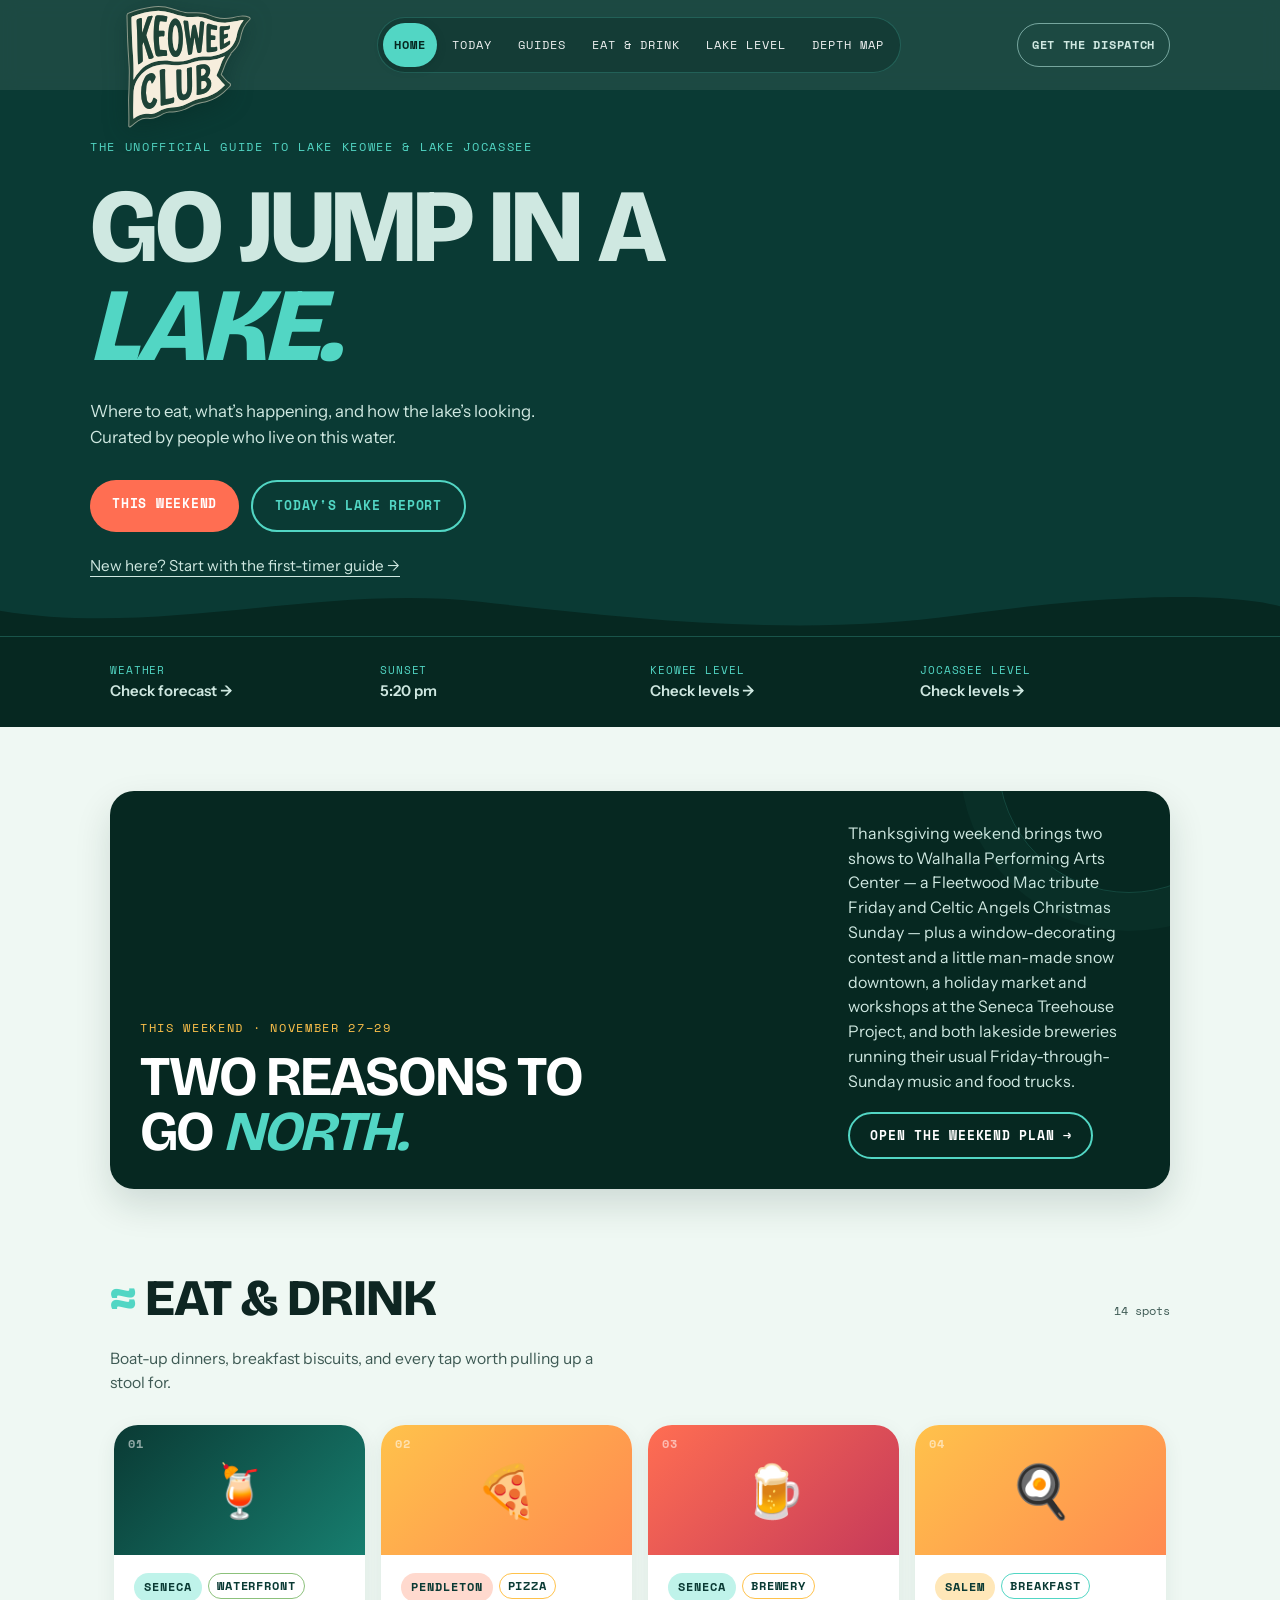
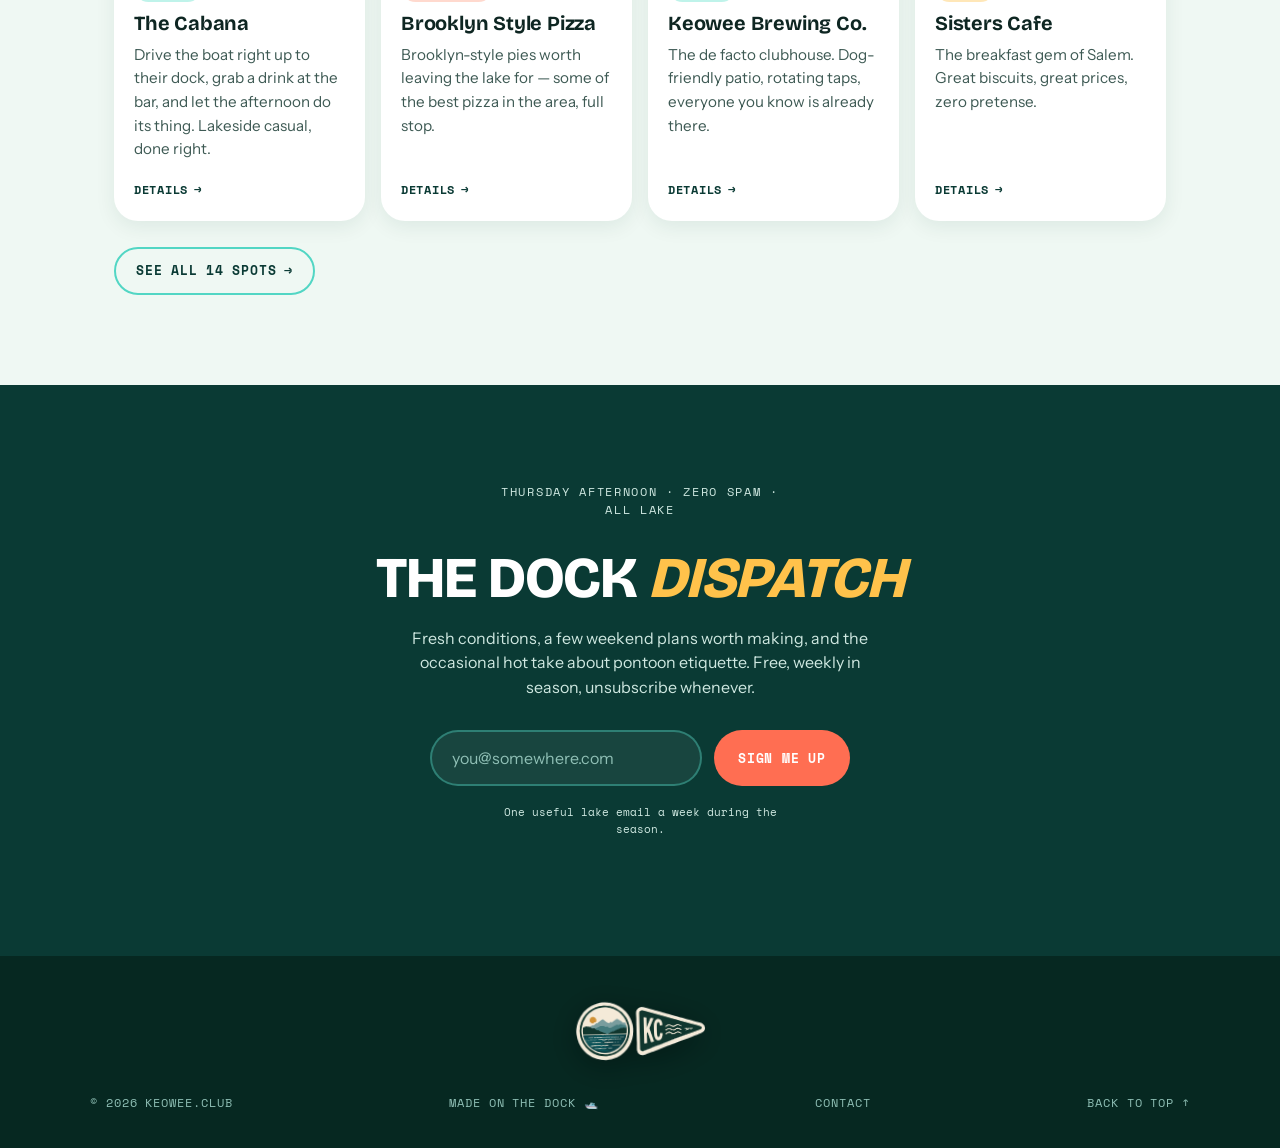
<file: index.html>
<!DOCTYPE html>
<html lang="en">
<head>
<meta charset="UTF-8">
<meta name="viewport" content="width=device-width, initial-scale=1.0">
<title>keowee.club — The Unofficial Guide to Lake Keowee &amp; Lake Jocassee</title>
<meta name="description" content="keowee.club is the unofficial guide to Lake Keowee and Lake Jocassee — local picks, live lake levels, maps, and a useful weekend plan every Thursday.">
<link rel="canonical" href="https://keowee.club/">
<meta name="theme-color" content="#0A3A34">
<link rel="manifest" href="/manifest.webmanifest">
<link rel="icon" type="image/png" sizes="512x512" href="/favicon.png?v=2">
<link rel="apple-touch-icon" href="/apple-touch-icon.png?v=2">
<meta property="og:type" content="website">
<meta property="og:site_name" content="keowee.club">
<meta property="og:title" content="keowee.club — The Unofficial Guide to Lake Keowee &amp; Lake Jocassee">
<meta property="og:description" content="Where locals eat and drink, live lake levels, and a map of every spot worth docking at. Curated by locals, not a tourism board.">
<meta property="og:url" content="https://keowee.club/">
<meta property="og:image" content="https://keowee.club/og.png">
<meta property="og:image:width" content="1200">
<meta property="og:image:height" content="630">
<meta name="twitter:card" content="summary_large_image">
<meta name="twitter:title" content="keowee.club — The Unofficial Guide to Lake Keowee &amp; Lake Jocassee">
<meta name="twitter:description" content="Where locals eat and drink, live lake levels, and a map of every spot worth docking at.">
<meta name="twitter:image" content="https://keowee.club/og.png">
<link rel="preconnect" href="https://fonts.googleapis.com">
<link rel="preconnect" href="https://fonts.gstatic.com" crossorigin>
<link href="https://fonts.googleapis.com/css2?family=Bricolage+Grotesque:opsz,wght@12..96,400..800&family=Instrument+Sans:wght@400;500;600&family=Space+Mono:wght@400;700&display=swap" rel="stylesheet">
<style>
:root{
  --keowee-deep:#0A3A34;
  --keowee-dusk:#062821;
  --clearwater:#52D6C4;
  --clearwater-pale:#BFF3EA;
  --shallows:#EFF8F3;
  --sunset:#FF6E52;
  --goldhour:#FFC24B;
  --ink:#0E2622;
  --ink-soft:#3E5A54;
  --card:#FFFFFF;
  --radius-lg:24px;
  --radius-md:16px;
  --radius-sm:10px;
  --display:'Bricolage Grotesque',system-ui,sans-serif;
  --body:'Instrument Sans',system-ui,sans-serif;
  --mono:'Space Mono',ui-monospace,monospace;
}
*{margin:0;padding:0;box-sizing:border-box}
html{scroll-behavior:smooth}
body{font-family:var(--body);color:var(--ink);background:var(--shallows);line-height:1.55;-webkit-font-smoothing:antialiased}
img{max-width:100%}
a{color:inherit}
:focus-visible{outline:3px solid var(--sunset);outline-offset:2px;border-radius:4px}

/* ---------- NAV ---------- */
.nav{position:sticky;top:0;z-index:50;background:rgba(10,58,52,.92);backdrop-filter:blur(10px);-webkit-backdrop-filter:blur(10px);color:#fff}
.nav-inner{max-width:1100px;margin:0 auto;display:flex;align-items:center;justify-content:space-between;padding:14px 20px;gap:12px}
.wordmark{font-family:var(--display);font-weight:800;font-size:1.25rem;letter-spacing:-.02em;text-decoration:none;display:flex;flex-direction:column;line-height:1}
.wordmark span{color:var(--clearwater)}
.wordmark svg{margin-top:4px}
.pennant-logo{width:112px;height:auto;display:block;filter:drop-shadow(0 5px 12px rgba(6,40,33,.4))}
@media(min-width:760px){.pennant-logo{width:152px;margin:-10px 0 -52px}}
.nav-links{display:flex;gap:4px;list-style:none;padding:5px;border:1px solid rgba(82,214,196,.24);border-radius:999px;background:rgba(6,40,33,.38);font-family:var(--mono);font-size:.78rem;text-transform:uppercase;letter-spacing:.08em}
.nav-links a{display:block;padding:7px 11px;border-radius:999px;text-decoration:none;opacity:.92;transition:background .15s ease,color .15s ease,opacity .15s ease}
.nav-links a:hover{opacity:1;color:var(--clearwater);background:rgba(82,214,196,.12)}
.nav-links a[aria-current]{opacity:1;color:var(--keowee-dusk);background:var(--clearwater);font-weight:700;box-shadow:0 2px 8px rgba(6,40,33,.3)}
.nav-cta{font-family:var(--mono);font-size:.72rem;text-transform:uppercase;letter-spacing:.06em;background:var(--sunset);color:#fff;text-decoration:none;padding:9px 14px;border-radius:999px;font-weight:700;white-space:nowrap}
.nav-cta:hover{background:#ff5a3a}
@media(max-width:759px){
  .nav-inner{flex-wrap:wrap;row-gap:2px}
  .nav-links{order:3;width:100%;flex-wrap:wrap;justify-content:center;gap:2px 4px;padding:0;border:none;background:none;font-size:.72rem}
  .nav-links a{white-space:nowrap;padding:6px 9px}
}

/* ---------- HERO ---------- */
.hero{background:var(--keowee-deep);color:#fff;position:relative;overflow:hidden;padding:48px 20px 48px}
.hero-inner{max-width:1100px;margin:0 auto;position:relative}
.eyebrow{font-family:var(--mono);font-size:.75rem;font-weight:400;text-transform:uppercase;letter-spacing:.14em;color:var(--clearwater);margin-bottom:18px}
.hero .display-title{font-family:var(--display);font-weight:800;font-size:clamp(2.9rem,11vw,6.5rem);line-height:.95;letter-spacing:-.03em;text-transform:uppercase;max-width:11ch}
.hero .display-title em{font-style:italic;color:var(--clearwater)}
.hero p{margin-top:22px;max-width:46ch;font-size:1.05rem;color:#CFE8E1}
.hero-actions{display:flex;flex-wrap:wrap;gap:12px;margin-top:30px}
.btn{font-family:var(--mono);font-size:.8rem;font-weight:700;text-transform:uppercase;letter-spacing:.06em;text-decoration:none;padding:14px 22px;border-radius:999px;display:inline-block;transition:transform .15s ease}
.btn:hover{transform:translateY(-2px)}
.btn-coral{background:var(--sunset);color:#fff}
.btn-ghost{border:2px solid var(--clearwater);color:var(--clearwater)}
.hero-guide{display:inline-flex;align-items:center;min-height:44px;margin-top:12px;color:#CFE8E1;font-size:.95rem;text-underline-offset:5px}
.hero-guide:hover{color:#fff}
.hero-wave{position:absolute;left:0;right:0;bottom:-1px;display:block;width:100%}
/* The hero background IS the lake: water fills to the live level */
.hero-inner{z-index:2}
.hero-water{position:absolute;left:0;right:0;bottom:0;height:0;z-index:0;pointer-events:none;background:linear-gradient(180deg,rgba(82,214,196,.30) 0,rgba(38,150,131,.34) 45%,rgba(23,126,111,.40));box-shadow:inset 0 14px 30px -12px rgba(191,243,234,.35);transition:height 1.8s cubic-bezier(.22,1,.36,1)}
.water-wave{position:absolute;top:-11px;left:0;width:200%;height:12px;animation:waveslide 8s linear infinite}
.water-wave path{fill:rgba(82,214,196,.30)}
@keyframes waveslide{to{transform:translateX(-50%)}}
.hero[data-lake="low"] .hero-water{background:linear-gradient(180deg,rgba(255,194,75,.14),rgba(224,122,62,.18))}
.hero[data-lake="low"] .water-wave path{fill:rgba(255,194,75,.14)}
@media(prefers-reduced-motion:reduce){.water-wave{animation:none}.hero-water{transition:none}}

/* ---------- LAKE CONDITIONS ---------- */
.conditions{background:var(--keowee-dusk);color:#CFE8E1;border-top:1px solid rgba(82,214,196,.25)}
.conditions-inner{max-width:1100px;margin:0 auto;padding:18px 20px;display:grid;grid-template-columns:repeat(4,minmax(0,1fr));gap:20px}
.condition{display:flex;flex-direction:column;justify-content:center;gap:4px;min-height:54px;text-decoration:none;line-height:1.4}
.condition-label{font-family:var(--mono);font-size:.7rem;text-transform:uppercase;letter-spacing:.08em;color:var(--clearwater)}
.condition b{font-size:.93rem;font-weight:600}
.conditions a:hover b{text-decoration:underline;text-underline-offset:4px;color:#fff}
@media(max-width:680px){
  .conditions-inner{grid-template-columns:repeat(2,minmax(0,1fr));gap:12px 20px;padding:16px 18px}
  .condition b{font-size:.85rem}
  .hero-actions{gap:10px;margin-top:24px}
  .hero-actions .btn{font-size:.72rem;padding:14px 18px}
}

/* ---------- THIS WEEKEND ---------- */
.weekend-tease{max-width:1100px;margin:0 auto;padding:64px 20px 6px}
.weekend-tease-inner{background:var(--keowee-dusk);color:#fff;border-radius:var(--radius-lg);padding:30px;display:grid;grid-template-columns:minmax(0,1.4fr) minmax(250px,.6fr);gap:28px;align-items:end;position:relative;overflow:hidden;box-shadow:0 16px 36px rgba(6,40,33,.14)}
.weekend-tease-inner::after{content:"";position:absolute;width:260px;height:260px;border:1px solid rgba(82,214,196,.18);border-radius:50%;right:-90px;top:-160px;box-shadow:0 0 0 38px rgba(82,214,196,.035)}
.weekend-tease .eyebrow{margin:0 0 12px;color:var(--goldhour)}
.weekend-tease h2{font-family:var(--display);font-size:clamp(2rem,5vw,3.5rem);line-height:.98;letter-spacing:-.035em;text-transform:uppercase;max-width:13ch}
.weekend-tease h2 em{font-style:italic;color:var(--clearwater)}
.weekend-tease p:not(.eyebrow){color:#CFE8E1;max-width:44ch}
.weekend-tease .see-all{position:relative;z-index:1;margin:18px 0 0;color:#fff;border-color:var(--clearwater);align-self:flex-start}
.weekend-tease .see-all:hover{color:var(--keowee-deep)}
@media(max-width:680px){.weekend-tease-inner{grid-template-columns:1fr;padding:24px}.weekend-tease{padding-top:42px}}

/* ---------- SECTIONS ---------- */
.section{max-width:1100px;margin:0 auto;padding:64px 20px 8px}
.section-head{display:flex;align-items:baseline;justify-content:space-between;gap:16px;margin-bottom:8px}
.section-head h2{font-family:var(--display);font-weight:800;font-size:clamp(2rem,6vw,3.2rem);letter-spacing:-.02em;text-transform:uppercase}
.section-head h2::before{content:'≈ ';color:var(--clearwater)}
.section-sub{font-size:.98rem;color:var(--ink-soft);max-width:52ch;margin-bottom:26px}
.count{font-family:var(--mono);font-size:.75rem;color:var(--ink-soft);white-space:nowrap}

/* card rows: swipe on mobile, grid on desktop */
.cards{display:flex;gap:16px;overflow-x:auto;scroll-snap-type:x mandatory;padding:4px 4px 24px;-webkit-overflow-scrolling:touch;scrollbar-width:none}
.cards::-webkit-scrollbar{display:none}
.card{scroll-snap-align:start;flex:0 0 78%;max-width:320px;background:var(--card);border-radius:var(--radius-lg);overflow:hidden;box-shadow:0 6px 20px rgba(10,58,52,.08);display:flex;flex-direction:column;transition:transform .18s ease,box-shadow .18s ease}
.card:hover{transform:translateY(-5px);box-shadow:0 14px 32px rgba(10,58,52,.16)}
.card:active{transform:translateY(-1px) scale(.995)}
.card-art{height:130px;display:flex;align-items:center;justify-content:center;font-size:3.2rem;position:relative;overflow:hidden}
.card-emoji{transition:transform .3s ease;display:block}
.card:hover .card-emoji{transform:scale(1.12) rotate(-3deg)}
.card-num{position:absolute;top:10px;left:14px;font-family:var(--mono);font-size:.72rem;font-weight:700;letter-spacing:.05em;color:rgba(255,255,255,.55)}
.art-a{background:linear-gradient(135deg,#0A3A34,#177E6F)}
.art-b{background:linear-gradient(135deg,#52D6C4,#1B9C8A)}
.art-c{background:linear-gradient(135deg,#FFC24B,#FF8A50)}
.art-d{background:linear-gradient(135deg,#FF6E52,#C63A5A)}
.card-body{padding:18px 20px 22px;display:flex;flex-direction:column;gap:8px;flex:1}
.tags{display:flex;flex-wrap:wrap;gap:6px}
.tag{font-family:var(--mono);font-size:.74rem;font-weight:700;text-transform:uppercase;letter-spacing:.08em;background:var(--clearwater-pale);color:var(--keowee-deep);align-self:flex-start;padding:5px 10px;border-radius:999px}
.tag.t1{background:#BFF3EA}
.tag.t2{background:#FFE7B8}
.tag.t3{background:#FFD9CE}
.tag.t4{background:#D9EED2}
.tag.t5{background:#CFE7FA}
.tag.t6{background:#E6DCF7}
.tag.tag-cat{background:transparent;border:1.5px solid;padding:2.5px 8px}
.tag.tag-cat.t1{border-color:#52D6C4}
.tag.tag-cat.t2{border-color:#FFC24B}
.tag.tag-cat.t3{border-color:#FF8A6B}
.tag.tag-cat.t4{border-color:#8CC17B}
.tag.tag-cat.t5{border-color:#6FAEE8}
.tag.tag-cat.t6{border-color:#A88FE0}
.card h3{font-family:var(--display);font-weight:700;font-size:1.25rem;letter-spacing:-.01em;line-height:1.15}
.card p{font-size:.95rem;color:var(--ink-soft)}
.filters{display:flex;flex-wrap:wrap;gap:8px;margin:2px 0 20px}
.chip{font-family:var(--mono);font-size:.78rem;font-weight:700;text-transform:uppercase;letter-spacing:.05em;padding:8px 14px;border-radius:999px;border:1.5px solid var(--clearwater);background:transparent;color:var(--keowee-deep);cursor:pointer;transition:background .15s ease,color .15s ease}
.chip:hover{background:var(--clearwater-pale)}
.chip.is-active{background:var(--keowee-deep);border-color:var(--keowee-deep);color:#fff}
.see-all{display:inline-flex;align-items:center;gap:8px;margin:2px 4px 10px;font-family:var(--mono);font-size:.8rem;font-weight:700;text-transform:uppercase;letter-spacing:.06em;text-decoration:none;color:var(--keowee-deep);border:2px solid var(--clearwater);padding:12px 20px;border-radius:999px;transition:background .15s ease}
.see-all:hover{background:var(--clearwater-pale)}
.see-all i{font-style:normal;transition:transform .18s ease;display:inline-block}
.see-all:hover i{transform:translateX(4px)}
.card{cursor:pointer}
.card-body h3{margin-top:2px}
.card .more{font-family:var(--mono);font-size:.74rem;font-weight:700;text-transform:uppercase;letter-spacing:.06em;color:var(--keowee-deep);margin-top:auto;padding-top:12px;display:inline-flex;align-items:center;gap:6px}
.card .more i{font-style:normal;transition:transform .18s ease;display:inline-block}
.card:hover .more{color:#127a6b}
.card:hover .more i{transform:translateX(4px)}

/* ---------- SPOT DETAIL SHEET ---------- */
.sheet-overlay{position:fixed;inset:0;background:rgba(6,40,33,.55);backdrop-filter:blur(4px);-webkit-backdrop-filter:blur(4px);z-index:100;display:none;align-items:center;justify-content:center;padding:20px}
.sheet-overlay.open{display:flex}
.sheet{background:var(--card);border-radius:var(--radius-lg);max-width:440px;width:100%;max-height:85vh;overflow-y:auto;position:relative;box-shadow:0 24px 60px rgba(6,40,33,.35);animation:sheetIn .22s ease}
@keyframes sheetIn{from{transform:translateY(24px);opacity:0}to{transform:none;opacity:1}}
.sheet-art{height:120px;display:flex;align-items:center;justify-content:center;font-size:3.4rem}
.sheet-body{padding:20px 24px 26px;display:flex;flex-direction:column;gap:10px}
.sheet-body h3{font-family:var(--display);font-weight:700;font-size:1.5rem;letter-spacing:-.01em;line-height:1.1}
.sheet-body>p{font-size:.95rem;color:var(--ink-soft)}
.sheet .tip{font-size:.88rem;color:var(--ink-soft);background:var(--shallows);border-radius:var(--radius-sm);padding:10px 12px}
.sheet .tip b{color:var(--keowee-deep)}
.sheet .badges{font-family:var(--mono);font-size:.75rem;letter-spacing:.02em;color:var(--ink-soft)}
.sheet .tag{align-self:flex-start}
.card-links{display:flex;gap:8px;padding-top:6px}
.card-links a{font-family:var(--mono);font-size:.78rem;font-weight:700;text-transform:uppercase;letter-spacing:.05em;text-decoration:none;padding:9px 14px;border-radius:999px;border:1.5px solid var(--clearwater);color:var(--keowee-deep);transition:background .15s ease}
.card-links a:hover{background:var(--clearwater-pale)}
.sheet-close{position:absolute;top:10px;right:10px;width:34px;height:34px;border-radius:50%;border:none;background:rgba(6,40,33,.35);color:#fff;font-size:1.05rem;line-height:1;cursor:pointer;display:flex;align-items:center;justify-content:center}
.sheet-close:hover{background:rgba(6,40,33,.55)}
@media(max-width:600px){
  .sheet-overlay{align-items:flex-end;padding:0}
  .sheet{max-width:none;border-radius:var(--radius-lg) var(--radius-lg) 0 0;animation-name:sheetUp}
  .sheet::before{content:"";position:absolute;top:9px;left:50%;transform:translateX(-50%);width:38px;height:4px;border-radius:999px;background:rgba(255,255,255,.6);z-index:2}
  @keyframes sheetUp{from{transform:translateY(40%)}to{transform:none}}
}
@media(prefers-reduced-motion:reduce){.sheet{animation:none}}
@media(min-width:900px){
  .cards{display:grid;grid-template-columns:repeat(4,1fr);overflow:visible}
  .card{max-width:none;flex:auto}
}

/* ---------- NEWSLETTER ---------- */
.dispatch{background:var(--keowee-deep);color:#fff;margin-top:72px;position:relative;overflow:hidden}
.dispatch-inner{max-width:760px;margin:0 auto;padding:80px 20px 88px;text-align:center;position:relative}
.dispatch h2{font-family:var(--display);font-weight:800;font-size:clamp(2.2rem,7vw,3.6rem);letter-spacing:-.02em;text-transform:uppercase;line-height:1}
.dispatch h2 em{font-style:italic;color:var(--goldhour)}
.dispatch p{margin:18px auto 30px;max-width:44ch;color:#CFE8E1}
.dispatch form{display:flex;flex-direction:column;gap:12px;max-width:420px;margin:0 auto}
.dispatch input{font-family:var(--body);font-size:1rem;padding:16px 20px;border-radius:999px;border:2px solid rgba(82,214,196,.4);background:rgba(255,255,255,.06);color:#fff;width:100%}
.dispatch input::placeholder{color:#8FBFB5}
.dispatch input:focus{border-color:var(--clearwater);outline:none}
.dispatch button{font-family:var(--mono);font-size:.82rem;font-weight:700;text-transform:uppercase;letter-spacing:.06em;padding:16px 24px;border-radius:999px;border:none;background:var(--sunset);color:#fff;cursor:pointer;transition:transform .15s ease}
.dispatch button:hover{transform:translateY(-2px);background:#ff5a3a}
.fine{font-family:var(--mono);font-size:.68rem;color:#8FBFB5;margin-top:16px}
.success{display:none;font-family:var(--display);font-weight:700;font-size:1.3rem;color:var(--clearwater);margin-top:10px}
@media(min-width:520px){.dispatch form{flex-direction:row}.dispatch input{flex:1}}

/* ---------- FOOTER ---------- */
footer{background:var(--keowee-dusk);color:#8FBFB5;padding:36px 20px}
.foot-inner{max-width:1100px;margin:0 auto;display:flex;flex-wrap:wrap;justify-content:space-between;gap:16px;align-items:center;font-family:var(--mono);font-size:.72rem;text-transform:uppercase;letter-spacing:.08em}
.foot-inner a{text-decoration:none}
.foot-inner a:hover{color:var(--clearwater)}
.foot-marks{display:flex;justify-content:center;padding:2px 0 24px}
.foot-marks img{height:76px;width:auto;filter:drop-shadow(0 6px 16px rgba(0,0,0,.35));transform:rotate(-1.5deg)}

/* mobile compact chrome */
@media(max-width:759px){
  .nav-inner{padding:8px 14px;row-gap:0}
  .pennant-logo{width:78px}
  .nav-cta{font-size:.6rem;padding:6px 10px}
  .nav-links{flex-wrap:nowrap;justify-content:flex-start;overflow-x:auto;scrollbar-width:none;-webkit-overflow-scrolling:touch;gap:4px;padding:4px 2px 2px}
  .nav-links::-webkit-scrollbar{display:none}
  .nav-links a{padding:6px 10px}
  .hero{padding:34px 18px 60px}
  .hero .sub{font-size:.98rem;margin-top:12px}
}
</style>
<!-- spots-schema:start -->
<script type="application/ld+json">
{
  "@context": "https://schema.org",
  "@graph": [
    {
      "@type": "WebSite",
      "@id": "https://keowee.club/#website",
      "url": "https://keowee.club/",
      "name": "keowee.club",
      "alternateName": "The Unofficial Guide to Lake Keowee & Lake Jocassee",
      "description": "The unofficial guide to Lake Keowee and Lake Jocassee, South Carolina — where locals eat and drink, live lake levels, and a map of every spot worth docking at.",
      "inLanguage": "en-US"
    }
  ]
}
</script>
<!-- spots-schema:end -->
<link rel="stylesheet" href="/assets/navigation.css">
<script defer src="/assets/navigation.js"></script>
</head>
<body>

<nav class="nav" aria-label="Main">
  <div class="nav-inner">
    <a class="wordmark" href="#top" aria-label="keowee.club home">
      <img class="pennant-logo" src="brand/keoweeclub.svg" alt="Keowee Club" width="383" height="312">
    </a>
    <button class="nav-toggle" type="button" aria-expanded="false" aria-controls="main-nav-menu">Menu</button>
    <div class="nav-menu" id="main-nav-menu">
    <ul class="nav-links">
      <li><a href="/" aria-current="page">Home</a></li>
            <li><a href="/today/">Today</a></li>
<li><a href="/guides/lake-keowee-first-timer/">Guides</a></li>
      <li><a href="/eat-and-drink/">Eat &amp; Drink</a></li>
      <li><a href="/lake-level/">Lake Level</a></li>
      <li><a href="/depth/">Depth Map</a></li>
    </ul>
    <a class="nav-cta" href="#dispatch">Get the Dispatch</a>
    </div>
  </div>
</nav>

<header class="hero" id="top">
  <div class="hero-inner">
    <h1 class="eyebrow">The unofficial guide to Lake Keowee &amp; Lake Jocassee</h1>
    <p class="display-title">Go jump in a <em>lake.</em></p>
    <p>Where to eat, what’s happening, and how the lake’s looking. Curated by people who live on this water.</p>
    <div class="hero-actions">
      <a class="btn btn-coral" href="/weekend/">This weekend</a>
      <a class="btn btn-ghost" id="todayBtn" href="/today/">Today's lake report</a>
    </div>
    <a class="hero-guide" href="/guides/lake-keowee-first-timer/">New here? Start with the first-timer guide →</a>
  </div>
  <div class="hero-water" id="heroWater" aria-hidden="true">
    <svg class="water-wave" viewBox="0 0 200 12" preserveAspectRatio="none"><path d="M0 12 Q6 2 12.5 6 T25 6 T37.5 6 T50 6 T62.5 6 T75 6 T87.5 6 T100 6 T112.5 6 T125 6 T137.5 6 T150 6 T162.5 6 T175 6 T187.5 6 T200 6 V12 Z"/></svg>
  </div>
  <svg class="hero-wave" viewBox="0 0 1440 60" preserveAspectRatio="none" aria-hidden="true"><path d="M0 30C180 60 360 0 540 20s360 40 540 15 300-25 360-10V60H0Z" fill="#062821"/></svg>
</header>

<section class="conditions" aria-label="Lake conditions">
  <div class="conditions-inner">
    <a class="condition" href="https://forecast.weather.gov/MapClick.php?lat=34.85&amp;lon=-82.93" title="Lake Keowee forecast from the National Weather Service">
      <span class="condition-label">Weather</span><b class="js-wx">Check forecast →</b>
    </a>
    <div class="condition"><span class="condition-label">Sunset</span><b class="js-sunset">This evening</b></div>
    <a class="condition" href="/lake-level/"><span class="condition-label">Keowee level</span><b class="js-level">Check levels →</b></a>
    <a class="condition" href="/lake-level/"><span class="condition-label">Jocassee level</span><b class="js-joco">Check levels →</b></a>
  </div>
</section>

<main>

<!-- weekend:start -->
<section class="weekend-tease" aria-labelledby="weekend-tease-title">
  <div class="weekend-tease-inner">
    <div>
      <p class="eyebrow">This weekend · November 27–29</p>
      <h2 id="weekend-tease-title">Two reasons to go <em>north.</em></h2>
    </div>
    <div>
      <p>Thanksgiving weekend brings two shows to Walhalla Performing Arts Center — a Fleetwood Mac tribute Friday and Celtic Angels Christmas Sunday — plus a window-decorating contest and a little man-made snow downtown, a holiday market and workshops at the Seneca Treehouse Project, and both lakeside breweries running their usual Friday-through-Sunday music and food trucks.</p>
      <a class="see-all" href="/weekend/">Open the weekend plan <i>→</i></a>
    </div>
  </div>
</section>
<!-- weekend:end -->

<!-- spots:eat:start -->
<section class="section" id="eat" data-nosnippet>
  <div class="section-head"><h2>Eat &amp; Drink</h2><span class="count">14 spots</span></div>
  <p class="section-sub">Boat-up dinners, breakfast biscuits, and every tap worth pulling up a stool for.</p>
  <div class="cards">
    <article class="card" data-spot="eat-0" data-town="Seneca" data-category="Waterfront" tabindex="0" role="button" aria-haspopup="dialog" aria-label="More about The Cabana">
      <div class="card-art art-a" aria-hidden="true"><span class="card-num">01</span><span class="card-emoji">🍹</span></div>
      <div class="card-body">
        <div class="tags"><span class="tag t1">Seneca</span><span class="tag tag-cat t4">Waterfront</span></div>
        <h3>The Cabana</h3>
        <p>Drive the boat right up to their dock, grab a drink at the bar, and let the afternoon do its thing. Lakeside casual, done right.</p>
        <span class="more" aria-hidden="true">Details <i>→</i></span>
      </div>
    </article>
    <article class="card" data-spot="eat-1" data-town="Pendleton" data-category="Pizza" tabindex="0" role="button" aria-haspopup="dialog" aria-label="More about Brooklyn Style Pizza">
      <div class="card-art art-c" aria-hidden="true"><span class="card-num">02</span><span class="card-emoji">🍕</span></div>
      <div class="card-body">
        <div class="tags"><span class="tag t3">Pendleton</span><span class="tag tag-cat t2">Pizza</span></div>
        <h3>Brooklyn Style Pizza</h3>
        <p>Brooklyn-style pies worth leaving the lake for — some of the best pizza in the area, full stop.</p>
        <span class="more" aria-hidden="true">Details <i>→</i></span>
      </div>
    </article>
    <article class="card" data-spot="eat-6" data-town="Seneca" data-category="Brewery" tabindex="0" role="button" aria-haspopup="dialog" aria-label="More about Keowee Brewing Co.">
      <div class="card-art art-d" aria-hidden="true"><span class="card-num">03</span><span class="card-emoji">🍺</span></div>
      <div class="card-body">
        <div class="tags"><span class="tag t1">Seneca</span><span class="tag tag-cat t2">Brewery</span></div>
        <h3>Keowee Brewing Co.</h3>
        <p>The de facto clubhouse. Dog-friendly patio, rotating taps, everyone you know is already there.</p>
        <span class="more" aria-hidden="true">Details <i>→</i></span>
      </div>
    </article>
    <article class="card" data-spot="eat-9" data-town="Salem" data-category="Breakfast" tabindex="0" role="button" aria-haspopup="dialog" aria-label="More about Sisters Cafe">
      <div class="card-art art-c" aria-hidden="true"><span class="card-num">04</span><span class="card-emoji">🍳</span></div>
      <div class="card-body">
        <div class="tags"><span class="tag t2">Salem</span><span class="tag tag-cat t1">Breakfast</span></div>
        <h3>Sisters Cafe</h3>
        <p>The breakfast gem of Salem. Great biscuits, great prices, zero pretense.</p>
        <span class="more" aria-hidden="true">Details <i>→</i></span>
      </div>
    </article>
  </div>
  <a class="see-all" href="/eat-and-drink/">See all 14 spots <i>→</i></a>
</section>
<!-- spots:eat:end -->

<!-- spots:drink:start --><!-- spots:drink:end -->

<!-- spots:water:start --><!-- spots:water:end -->

<!-- spots:drive:start --><!-- spots:drive:end -->

<section class="dispatch" id="dispatch">
  <div class="dispatch-inner">
    <p class="eyebrow">Thursday afternoon · Zero spam · All lake</p>
    <h2>The Dock <em>Dispatch</em></h2>
    <p>Fresh conditions, a few weekend plans worth making, and the occasional hot take about pontoon etiquette. Free, weekly in season, unsubscribe whenever.</p>
    <form id="signup" action="https://buttondown.com/api/emails/embed-subscribe/keowee" method="post" target="bd-frame" novalidate>
      <input type="email" id="email" name="email" placeholder="you@somewhere.com" aria-label="Email address" required>
      <input type="hidden" name="embed" value="1">
      <button type="submit">Sign me up</button>
    </form>
    <iframe name="bd-frame" title="Newsletter signup" style="display:none" aria-hidden="true"></iframe>
    <p class="success" id="success">🌊 You're in. See you at full pond.</p>
    <p class="fine">One useful lake email a week during the season.</p>
  </div>
</section>

</main>

<footer>
  <div class="foot-marks" aria-hidden="true"><img src="brand/footer-marks.svg" alt="" loading="lazy" width="329" height="140"></div>
  <div class="foot-inner">
    <span>© 2026 keowee.club</span>
    <span>Made on the dock 🛥️</span>
    <a href="/contact/">Contact</a>
    <a href="#top">Back to top ↑</a>
  </div>
</footer>

<div class="sheet-overlay" id="sheetOverlay" role="dialog" aria-modal="true" aria-label="Spot details">
  <div class="sheet" id="sheet"></div>
</div>

<!-- spots-data:start -->
<script type="application/json" id="spotData">{"eat-0": {"name": "The Cabana", "emoji": "🍹", "art": "a", "town": "Seneca", "townClass": "t1", "category": "Waterfront", "catClass": "tag-cat t4", "blurb": "Drive the boat right up to their dock, grab a drink at the bar, and let the afternoon do its thing. Lakeside casual, done right.", "tip": "The Orange Crush is the move.", "badges": ["🛥️ boat-up dock", "🎸 live entertainment"], "website": "https://lighthousekeowee.com/cabana-lake-keowee/", "maps": "https://www.google.com/maps/search/?api=1&query=Cabana%20Lake%20Keowee%2C%201285%20Doug%20Hollow%20Rd%2C%20Seneca%2C%20SC", "lat": 34.776226, "lng": -82.92054, "type": "Eat & Drink", "typeClass": "ty-eat"}, "eat-1": {"name": "Brooklyn Style Pizza", "emoji": "🍕", "art": "c", "town": "Pendleton", "townClass": "t3", "category": "Pizza", "catClass": "tag-cat t2", "blurb": "Brooklyn-style pies worth leaving the lake for — some of the best pizza in the area, full stop.", "tip": "The wings are the sleeper hit: 10 juicy wings for under ten bucks.", "badges": [], "website": "https://www.facebook.com/Brooklynstylepizzasc/", "maps": "https://www.google.com/maps/search/?api=1&query=Brooklyn%20Pizza%2C%20Pendleton%2C%20SC", "lat": 34.651119, "lng": -82.783118, "type": "Eat & Drink", "typeClass": "ty-eat"}, "eat-6": {"name": "Keowee Brewing Co.", "emoji": "🍺", "art": "d", "town": "Seneca", "townClass": "t1", "category": "Brewery", "catClass": "tag-cat t2", "blurb": "The de facto clubhouse. Dog-friendly patio, rotating taps, everyone you know is already there.", "tip": "Trivia Mondays, Music Bingo Wednesdays, burger &amp; beer special Thursdays, live music Fri–Sat — and growlers to go for the dock.", "badges": ["🐕 dog-friendly patio", "🎸 live music Fri–Sat", "🍺 growlers to go"], "website": "https://keoweebrewing.com", "maps": "https://www.google.com/maps/search/?api=1&query=Keowee%20Brewing%20Company%2C%20401%20E%20Main%20St%2C%20Seneca%2C%20SC", "lat": 34.685504, "lng": -82.949671, "type": "Eat & Drink", "typeClass": "ty-eat"}, "eat-9": {"name": "Sisters Cafe", "emoji": "🍳", "art": "c", "town": "Salem", "townClass": "t2", "category": "Breakfast", "catClass": "tag-cat t1", "blurb": "The breakfast gem of Salem. Great biscuits, great prices, zero pretense.", "tip": "The biscuits. That's it. That's the tip.", "badges": ["💰 easy on the wallet"], "website": "https://www.facebook.com/sisterssalem/", "maps": "https://www.google.com/maps/search/?api=1&query=Sisters%20Restaurant%2C%20281%20Stamp%20Creek%20Rd%2C%20Salem%2C%20SC", "lat": 34.871008, "lng": -82.970328, "type": "Eat & Drink", "typeClass": "ty-eat"}}</script>
<!-- spots-data:end -->

<script>
document.getElementById('signup').addEventListener('submit',function(e){
  var email=document.getElementById('email');
  if(!email.value||!email.value.includes('@')){e.preventDefault();email.focus();email.style.borderColor='#FF6E52';return;}
  // Valid: the form POSTs to Buttondown via the hidden iframe (no page reload); swap to the confirmation.
  this.style.display='none';
  document.getElementById('success').style.display='block';
});

// Spot detail sheet: tap a card, get the full story
(function(){
  var overlay=document.getElementById('sheetOverlay'),sheet=document.getElementById('sheet');
  var dataEl=document.getElementById('spotData');
  if(!overlay||!dataEl)return;
  var spots=JSON.parse(dataEl.textContent),lastFocus=null;
  function open(id){
    var s=spots[id];if(!s)return;
    var h='<div class="sheet-art art-'+s.art+'" aria-hidden="true">'+s.emoji+'</div>';
    h+='<button class="sheet-close" aria-label="Close">✕</button>';
    h+='<div class="sheet-body">';
    h+='<div class="tags">';
    if(s.town)h+='<span class="tag '+s.townClass+'">'+s.town+'</span>';
    if(s.category)h+='<span class="tag '+s.catClass+'">'+s.category+'</span>';
    h+='</div>';
    h+='<h3>'+s.name+'</h3>';
    h+='<p>'+s.blurb+'</p>';
    if(s.tip)h+='<p class="tip"><b>Pro tip:</b> '+s.tip+'</p>';
    if(s.badges.length)h+='<p class="badges">'+s.badges.join(' · ')+'</p>';
    h+='<div class="card-links">';
    if(s.website)h+='<a href="'+s.website+'" target="_blank" rel="noopener">'+(s.website.indexOf('facebook.com')>-1?'Facebook':'Website')+'</a>';
    h+='<a href="'+s.maps+'" target="_blank" rel="noopener">Directions</a>';
    h+='<a href="/map/#'+id+'">Map</a>';
    h+='</div></div>';
    sheet.innerHTML=h;
    lastFocus=document.activeElement;
    overlay.classList.add('open');
    document.body.style.overflow='hidden';
    sheet.querySelector('.sheet-close').focus();
  }
  function close(){
    overlay.classList.remove('open');
    document.body.style.overflow='';
    if(lastFocus)lastFocus.focus();
  }
  document.addEventListener('click',function(e){
    var card=e.target.closest('.card[data-spot]');
    if(card){open(card.getAttribute('data-spot'));return;}
    if(e.target.closest('.sheet-close')){close();return;}
    if(e.target===overlay)close();
  });
  document.addEventListener('keydown',function(e){
    if(e.key==='Escape'&&overlay.classList.contains('open')){close();return;}
    if((e.key==='Enter'||e.key===' ')&&document.activeElement&&document.activeElement.matches('.card[data-spot]')){
      e.preventDefault();open(document.activeElement.getAttribute('data-spot'));
    }
  });
})();

// Town filter chips (rendered only when a section has enough spots)
document.addEventListener('click',function(e){
  var chip=e.target.closest('.filters .chip');
  if(!chip)return;
  var section=chip.closest('.section');
  var town=chip.getAttribute('data-town');
  section.querySelectorAll('.filters .chip').forEach(function(c){c.classList.remove('is-active');});
  chip.classList.add('is-active');
  var n=0;
  section.querySelectorAll('.card[data-spot]').forEach(function(c){
    var show=!town||c.getAttribute('data-town')===town;
    c.style.display=show?'':'none';
    if(show)n++;
  });
  var count=section.querySelector('.count');
  if(count)count.textContent=(n<10?'0':'')+n+' spots';
});

// Live lake + sky data. Navigation and honest fallback links work without it.
(function(){
  function setAll(sel,txt){Array.prototype.forEach.call(document.querySelectorAll(sel),function(el){el.textContent=txt;});}

  // Lake levels — Duke Energy
  fetch('https://api.hydro-derived.duke-energy.app/lakes/current-level')
    .then(function(r){if(!r.ok)throw 0;return r.json();})
    .then(function(lakes){
      var k=lakes.find(function(l){return l.LakeName==='KEOWEE';});
      var kp=k&&parseFloat(k.Actual);
      if(kp&&!isNaN(kp)){
        var below=Math.max(0,Math.round((100-kp)*10)/10);
        setAll('.js-level',below.toFixed(1)+' ft below full pond');
        var hw=document.getElementById('heroWater');
        if(hw){
          var lvl=Math.max(4,Math.min(100,kp));
          hw.style.height=lvl+'%';
          if(kp<93.5)document.querySelector('.hero').setAttribute('data-lake','low');
        }
      }
      var j=lakes.find(function(l){return l.LakeName==='JOCASSEE';});
      var jp=j&&parseFloat(j.Actual);
      if(jp&&!isNaN(jp)) setAll('.js-joco',(Math.max(0,Math.round((100-jp)*10)/10)).toFixed(1)+' ft below full pond');
    })
    .catch(function(){/* Keep the forecast and level links available. */});

  // Sunset over the lake — computed locally, no network needed
  function sunset(lat,lng,date){
    var rad=Math.PI/180,deg=180/Math.PI;
    var start=Date.UTC(date.getUTCFullYear(),0,0);
    var doy=Math.floor((Date.UTC(date.getUTCFullYear(),date.getUTCMonth(),date.getUTCDate())-start)/86400000);
    var zenith=90.833,lngHour=lng/15,t=doy+((18-lngHour)/24);
    var M=(0.9856*t)-3.289;
    var L=M+(1.916*Math.sin(M*rad))+(0.020*Math.sin(2*M*rad))+282.634;L=((L%360)+360)%360;
    var RA=deg*Math.atan(0.91764*Math.tan(L*rad));RA=((RA%360)+360)%360;
    RA=(RA+((Math.floor(L/90)*90)-(Math.floor(RA/90)*90)))/15;
    var sinDec=0.39782*Math.sin(L*rad),cosDec=Math.cos(Math.asin(sinDec));
    var cosH=(Math.cos(zenith*rad)-(sinDec*Math.sin(lat*rad)))/(cosDec*Math.cos(lat*rad));
    if(cosH>1||cosH<-1)return null;
    var H=deg*Math.acos(cosH)/15,T=H+RA-(0.06571*t)-6.622;
    var UT=((((T-lngHour)%24)+24)%24),hh=Math.floor(UT),mm=Math.round((UT-hh)*60);
    if(mm===60){hh=(hh+1)%24;mm=0;}
    return new Date(Date.UTC(date.getUTCFullYear(),date.getUTCMonth(),date.getUTCDate(),hh,mm));
  }
  try{
    var s=sunset(34.85,-82.93,new Date());
    if(s) setAll('.js-sunset',s.toLocaleTimeString('en-US',{hour:'numeric',minute:'2-digit',timeZone:'America/New_York'}).toLowerCase());
  }catch(e){}

  // Weather at the lake — National Weather Service (station KCEU, Clemson-Oconee)
  fetch('https://api.weather.gov/stations/KCEU/observations/latest')
    .then(function(r){if(!r.ok)throw 0;return r.json();})
    .then(function(o){
      var p=o.properties,c=p.temperature&&p.temperature.value,desc=(p.textDescription||'').trim();
      if(c==null&&!desc)return;
      var f=(c!=null)?Math.round(c*9/5+32)+'°':'';
      setAll('.js-wx',(desc+(desc&&f?' · ':'')+f)||'Check forecast →');
    })
    .catch(function(){/* Keep the forecast and level links available. */});
})();
</script>
<!-- Cloudflare Web Analytics -->
<script defer src="https://static.cloudflareinsights.com/beacon.min.js" data-cf-beacon='{"token": "6ffce0786eb54943b7422d812178fe84"}'></script>
<!-- End Cloudflare Web Analytics -->
<script defer src="https://cloud.umami.is/script.js" data-website-id="293cc55f-258d-4388-953c-41b49d0dd6ca"></script>
</body>
</html>
</file>
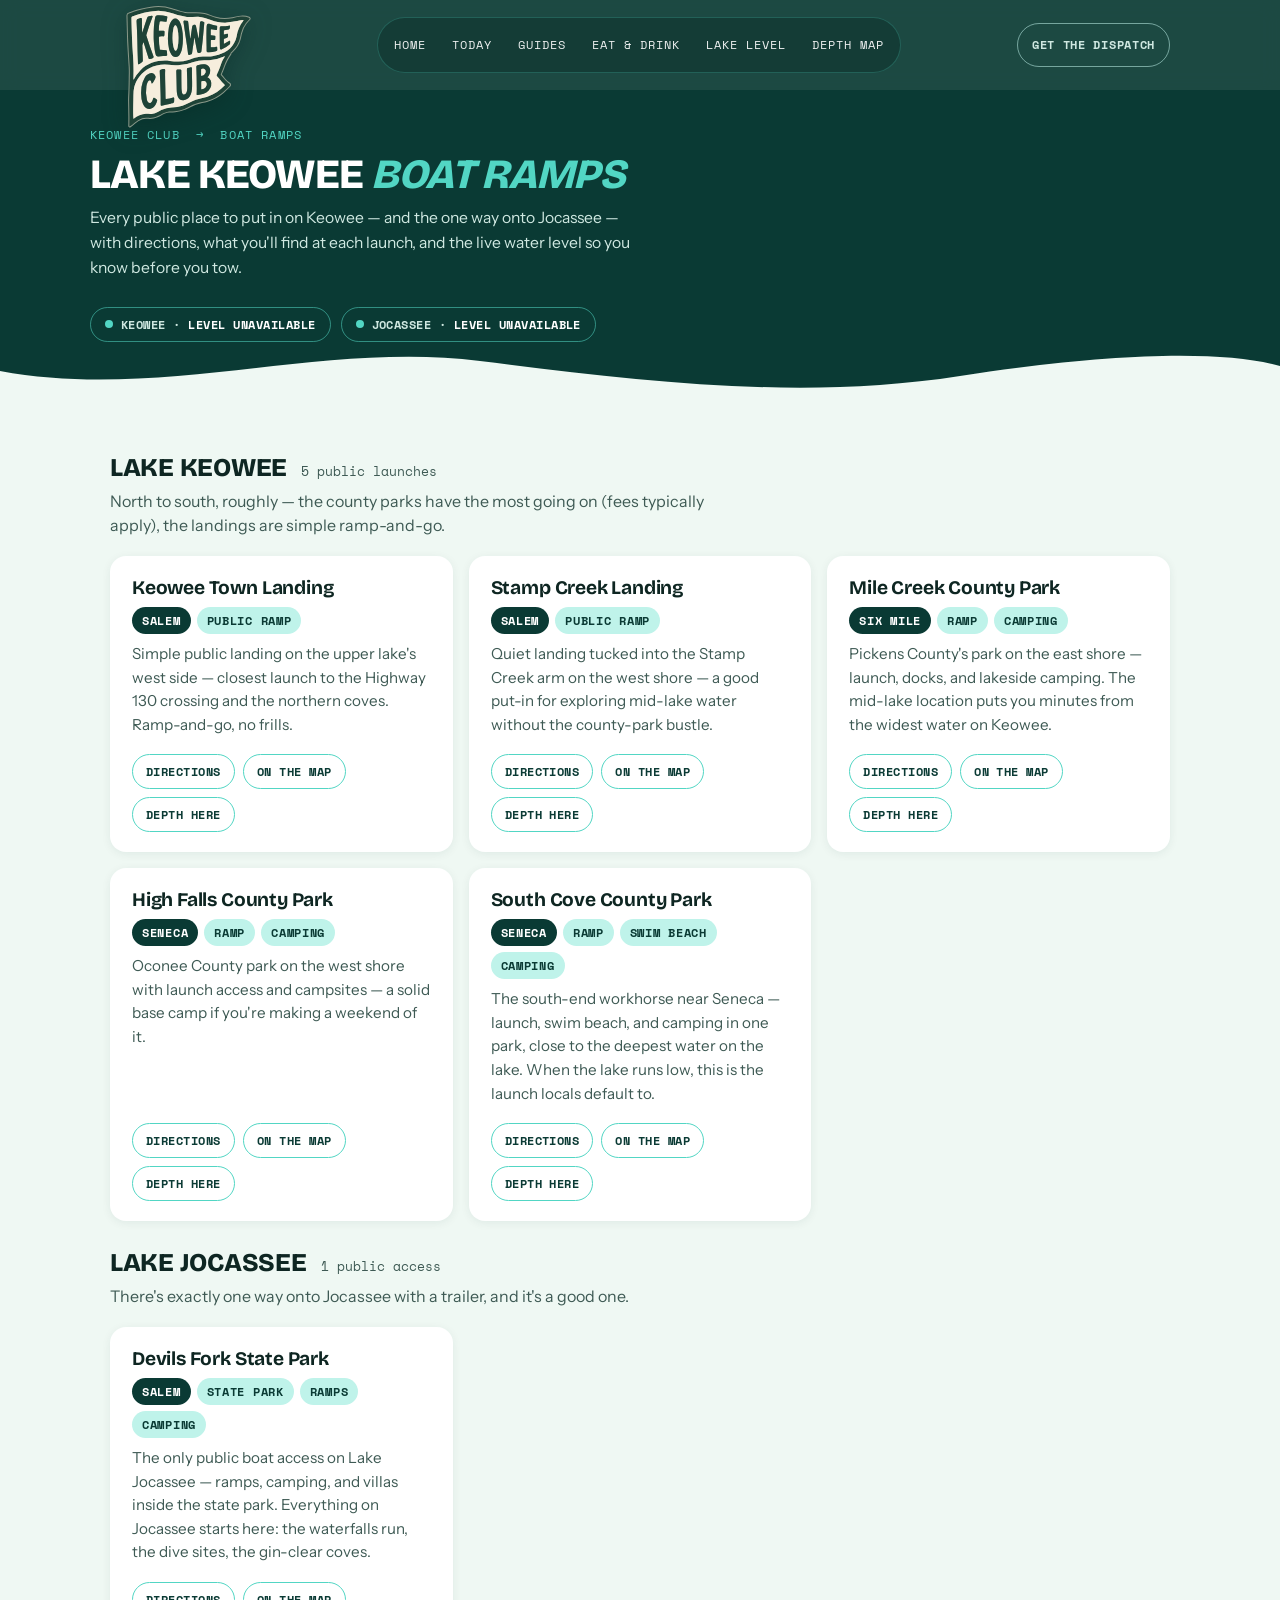
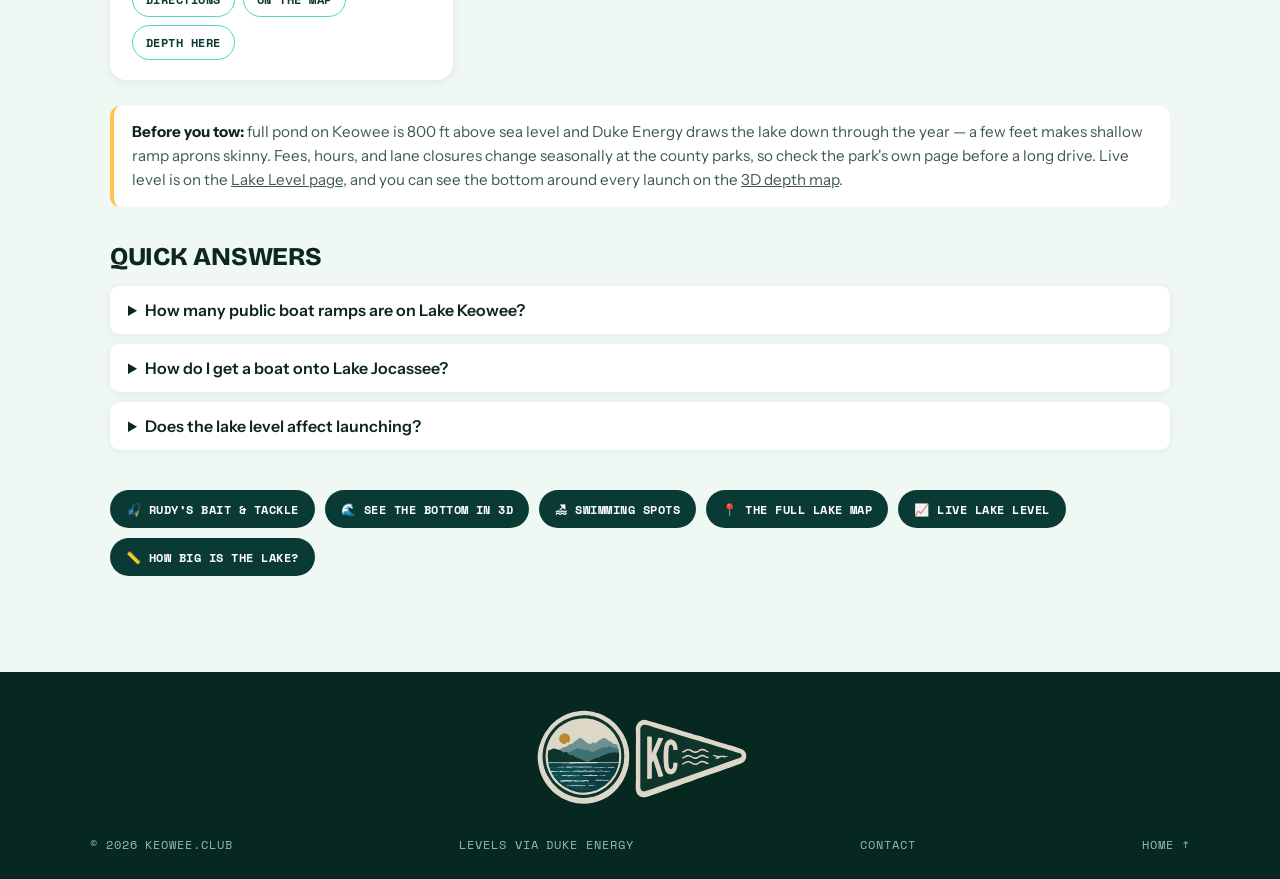
<file: boat-ramps/index.html>
<!DOCTYPE html>
<html lang="en">
<head>
<meta charset="UTF-8">
<meta name="viewport" content="width=device-width, initial-scale=1.0">
<title>Lake Keowee Boat Ramps — Every Public Launch, With the Live Lake Level | keowee.club</title>
<meta name="description" content="All the public boat ramps on Lake Keowee — South Cove, High Falls, Mile Creek, Keowee Town Landing, Stamp Creek — plus Devils Fork for Lake Jocassee. Directions, what's at each launch, and the live water level before you tow.">
<link rel="canonical" href="https://keowee.club/boat-ramps/">
<meta name="theme-color" content="#0A3A34">
<link rel="manifest" href="/manifest.webmanifest">
<link rel="icon" type="image/png" sizes="512x512" href="/favicon.png?v=2">
<link rel="apple-touch-icon" href="/apple-touch-icon.png?v=2">
<meta property="og:type" content="website">
<meta property="og:site_name" content="keowee.club">
<meta property="og:title" content="Lake Keowee Boat Ramps — Every Public Launch">
<meta property="og:description" content="Where to put in on Keowee and Jocassee: all the public ramps with directions, park details, and the live lake level.">
<meta property="og:url" content="https://keowee.club/boat-ramps/">
<meta property="og:image" content="https://keowee.club/og.png">
<meta name="twitter:card" content="summary_large_image">
<link rel="preconnect" href="https://fonts.googleapis.com">
<link rel="preconnect" href="https://fonts.gstatic.com" crossorigin>
<link href="https://fonts.googleapis.com/css2?family=Bricolage+Grotesque:opsz,wght@12..96,400..800&family=Instrument+Sans:wght@400;500;600&family=Space+Mono:wght@400;700&display=swap" rel="stylesheet">
<style>
:root{
  --keowee-deep:#0A3A34;--keowee-dusk:#062821;--clearwater:#52D6C4;--clearwater-pale:#BFF3EA;
  --shallows:#EFF8F3;--sunset:#FF6E52;--goldhour:#FFC24B;--ink:#0E2622;--ink-soft:#3E5A54;--card:#FFFFFF;
  --radius-lg:24px;--radius-md:16px;--radius-sm:10px;
  --display:'Bricolage Grotesque',system-ui,sans-serif;--body:'Instrument Sans',system-ui,sans-serif;--mono:'Space Mono',ui-monospace,monospace;
}
*{margin:0;padding:0;box-sizing:border-box}
body{font-family:var(--body);color:var(--ink);background:var(--shallows);-webkit-font-smoothing:antialiased}
a{color:inherit}
:focus-visible{outline:3px solid var(--sunset);outline-offset:2px;border-radius:4px}
.nav{position:sticky;top:0;z-index:50;background:rgba(10,58,52,.92);backdrop-filter:blur(10px);-webkit-backdrop-filter:blur(10px);color:#fff}
.nav-inner{max-width:1100px;margin:0 auto;display:flex;align-items:center;justify-content:space-between;padding:14px 20px;gap:12px}
.wordmark{text-decoration:none;display:flex;flex-direction:column;line-height:1}
.pennant-logo{width:112px;height:auto;display:block;filter:drop-shadow(0 5px 12px rgba(6,40,33,.4))}
.nav-links{display:flex;gap:4px;list-style:none;padding:5px;border:1px solid rgba(82,214,196,.24);border-radius:999px;background:rgba(6,40,33,.38);font-family:var(--mono);font-size:.78rem;text-transform:uppercase;letter-spacing:.08em}
.nav-links a{display:block;padding:7px 11px;border-radius:999px;text-decoration:none;opacity:.92;transition:background .15s ease,color .15s ease,opacity .15s ease}
.nav-links a:hover{opacity:1;color:var(--clearwater);background:rgba(82,214,196,.12)}
.nav-links a[aria-current]{opacity:1;color:var(--keowee-dusk);background:var(--clearwater);font-weight:700;box-shadow:0 2px 8px rgba(6,40,33,.3)}
.nav-cta{font-family:var(--mono);font-size:.72rem;text-transform:uppercase;letter-spacing:.06em;background:var(--sunset);color:#fff;text-decoration:none;padding:9px 14px;border-radius:999px;font-weight:700;white-space:nowrap}
.nav-cta:hover{background:#ff5a3a}
@media(min-width:760px){.pennant-logo{width:152px;margin:-10px 0 -52px}}
@media(max-width:759px){.nav-inner{flex-wrap:wrap;row-gap:2px}.nav-links{order:3;width:100%;flex-wrap:wrap;justify-content:center;gap:2px 4px;padding:0;border:none;background:none;font-size:.72rem}.nav-links a{white-space:nowrap;padding:6px 9px}}

.hero{background:var(--keowee-deep);color:#fff;padding:64px 20px 84px;position:relative}
.hero-inner{max-width:1100px;margin:0 auto}
.crumb{font-family:var(--mono);font-size:.72rem;text-transform:uppercase;letter-spacing:.1em;color:var(--clearwater);margin-bottom:16px}
.crumb a{text-decoration:none}
.hero h1{font-family:var(--display);font-weight:800;font-size:clamp(2rem,5.5vw,3.4rem);letter-spacing:-.02em;line-height:1.02;text-transform:uppercase;max-width:800px}
.hero h1 em{font-style:italic;color:var(--clearwater)}
.hero .sub{margin-top:18px;max-width:640px;font-size:1.05rem;line-height:1.6;color:#CFE8E1}
.level-strip{margin-top:26px;display:flex;flex-wrap:wrap;gap:10px}
.level-chip{display:inline-flex;align-items:center;gap:8px;font-family:var(--mono);font-size:.75rem;font-weight:700;text-transform:uppercase;letter-spacing:.04em;color:#CFE8E1;border:1.5px solid rgba(82,214,196,.55);border-radius:999px;padding:8px 14px}
.level-chip b{color:#fff}
.level-chip .dot{width:8px;height:8px;border-radius:50%;background:var(--clearwater);animation:pulse 2s infinite}
.level-chip[data-state="low"] .dot{background:var(--goldhour)}
@keyframes pulse{0%,100%{opacity:1}50%{opacity:.35}}
.hero-wave{position:absolute;left:0;right:0;bottom:-1px;width:100%;height:60px;display:block}

main{max-width:1100px;margin:0 auto;padding:48px 20px 20px}
.lake-head{display:flex;align-items:baseline;gap:14px;margin:26px 0 6px}
.lake-head h2{font-family:var(--display);font-weight:800;font-size:1.6rem;letter-spacing:-.01em;text-transform:uppercase}
.lake-head .count{font-family:var(--mono);font-size:.8rem;color:var(--ink-soft)}
.lake-sub{color:var(--ink-soft);max-width:640px;margin-bottom:18px;line-height:1.55}
.ramps{display:grid;grid-template-columns:repeat(auto-fill,minmax(310px,1fr));gap:16px;margin-bottom:26px}
.ramp{background:var(--card);border-radius:var(--radius-md);padding:20px 22px;box-shadow:0 2px 10px rgba(10,58,52,.07);display:flex;flex-direction:column;gap:8px}
.ramp h3{font-family:var(--display);font-weight:700;font-size:1.2rem;letter-spacing:-.01em}
.ramp .tags{display:flex;flex-wrap:wrap;gap:6px}
.tag{font-family:var(--mono);font-size:.74rem;font-weight:700;text-transform:uppercase;letter-spacing:.06em;background:var(--clearwater-pale);color:var(--keowee-deep);padding:5px 10px;border-radius:999px}
.tag.town{background:var(--keowee-deep);color:#fff}
.ramp p{font-size:.95rem;color:var(--ink-soft);line-height:1.55}
.ramp .acts{display:flex;flex-wrap:wrap;gap:8px;margin-top:auto;padding-top:10px}
.acts a{font-family:var(--mono);font-size:.74rem;font-weight:700;text-transform:uppercase;letter-spacing:.04em;text-decoration:none;padding:8px 13px;border-radius:999px;border:1.5px solid var(--clearwater);color:var(--keowee-deep);transition:background .15s ease}
.acts a:hover{background:var(--clearwater-pale)}
.note{background:#fff;border-left:4px solid var(--goldhour);border-radius:var(--radius-sm);padding:14px 18px;color:var(--ink-soft);font-size:.95rem;line-height:1.6;margin:6px 0 34px}
.note b{color:var(--ink)}
.faq{margin:14px 0 40px}
.faq h2{font-family:var(--display);font-weight:800;font-size:1.6rem;letter-spacing:-.01em;text-transform:uppercase;margin-bottom:14px}
.faq details{background:#fff;border-radius:var(--radius-sm);padding:14px 18px;margin-bottom:10px;box-shadow:0 2px 10px rgba(10,58,52,.06)}
.faq summary{font-weight:600;cursor:pointer}
.faq p{margin-top:10px;color:var(--ink-soft);line-height:1.6;font-size:.95rem}
.xlinks{display:flex;flex-wrap:wrap;gap:10px;margin:0 0 56px}
.xlinks a{font-family:var(--mono);font-size:.76rem;font-weight:700;text-transform:uppercase;letter-spacing:.04em;text-decoration:none;padding:10px 16px;border-radius:999px;background:var(--keowee-deep);color:#fff}
.xlinks a:hover{background:#0d4a40}

footer{background:var(--keowee-dusk);color:#8FBFB5;padding:26px 20px;margin-top:20px}
.foot-marks{display:flex;justify-content:center;margin-bottom:14px}
.foot-marks img{width:220px;height:auto;opacity:.9}
.foot-inner{max-width:1100px;margin:0 auto;display:flex;flex-wrap:wrap;justify-content:space-between;gap:16px;align-items:center;font-family:var(--mono);font-size:.72rem;text-transform:uppercase;letter-spacing:.08em}
.foot-inner a{text-decoration:none}
.foot-inner a:hover{color:var(--clearwater)}

/* mobile compact chrome */
@media(max-width:759px){
  .nav-inner{padding:8px 14px;row-gap:0}
  .pennant-logo{width:78px}
  .nav-cta{font-size:.6rem;padding:6px 10px}
  .nav-links{flex-wrap:nowrap;justify-content:flex-start;overflow-x:auto;scrollbar-width:none;-webkit-overflow-scrolling:touch;gap:4px;padding:4px 2px 2px}
  .nav-links::-webkit-scrollbar{display:none}
  .nav-links a{padding:6px 10px}
  .hero{padding:34px 18px 60px}
  .hero .sub{font-size:.98rem;margin-top:12px}
}

/* desktop density */
.hero{padding:36px 20px 58px}
.hero h1{font-size:clamp(1.8rem,4vw,2.6rem)}
.hero .sub{margin-top:10px;font-size:.98rem;max-width:560px}
.crumb{margin-bottom:10px}
main{padding-top:26px}
</style>
<script type="application/ld+json">
{"@context":"https://schema.org","@graph":[
 {"@type":"BreadcrumbList","itemListElement":[
  {"@type":"ListItem","position":1,"name":"keowee.club","item":"https://keowee.club/"},
  {"@type":"ListItem","position":2,"name":"Boat Ramps","item":"https://keowee.club/boat-ramps/"}]},
 {"@type":"ItemList","name":"Public boat ramps on Lake Keowee and Lake Jocassee","itemListElement":[
  {"@type":"ListItem","position":1,"name":"South Cove County Park"},
  {"@type":"ListItem","position":2,"name":"High Falls County Park"},
  {"@type":"ListItem","position":3,"name":"Mile Creek County Park"},
  {"@type":"ListItem","position":4,"name":"Keowee Town Landing"},
  {"@type":"ListItem","position":5,"name":"Stamp Creek Landing"},
  {"@type":"ListItem","position":6,"name":"Devils Fork State Park (Lake Jocassee)"}]},
 {"@type":"FAQPage","mainEntity":[
  {"@type":"Question","name":"How many public boat ramps are on Lake Keowee?","acceptedAnswer":{"@type":"Answer","text":"This guide covers the five public launch points on Lake Keowee — South Cove County Park, High Falls County Park, Mile Creek County Park, Keowee Town Landing, and Stamp Creek Landing. Lake Jocassee has one public access point, Devils Fork State Park."}},
  {"@type":"Question","name":"How do I launch a boat on Lake Jocassee?","acceptedAnswer":{"@type":"Answer","text":"Devils Fork State Park in Salem is the only public boat access to Lake Jocassee. County parks on Keowee typically charge a small day or launch fee; check each park before you go."}},
  {"@type":"Question","name":"Does the lake level affect the ramps?","acceptedAnswer":{"@type":"Answer","text":"Yes. Lake Keowee's full pond is 800 feet above sea level and Duke Energy draws the lake down, especially in winter. When the level runs a few feet low, shallow ramp aprons get skinny — check the live level on this page or keowee.club/lake-level before you tow."}}]}
]}
</script>
<link rel="stylesheet" href="/assets/navigation.css">
<script defer src="/assets/navigation.js"></script>
</head>
<body>

<nav class="nav" aria-label="Main">
  <div class="nav-inner">
    <a class="wordmark" href="/" aria-label="Keowee Club home">
      <img class="pennant-logo" src="../brand/keoweeclub.svg" alt="Keowee Club" width="383" height="312">
    </a>
    <button class="nav-toggle" type="button" aria-expanded="false" aria-controls="main-nav-menu">Menu</button>
    <div class="nav-menu" id="main-nav-menu">
    <ul class="nav-links">
      <li><a href="/">Home</a></li>
            <li><a href="/today/">Today</a></li>
<li><a href="/guides/lake-keowee-first-timer/">Guides</a></li>
      <li><a href="/eat-and-drink/">Eat &amp; Drink</a></li>
      <li><a href="/lake-level/">Lake Level</a></li>
      <li><a href="/depth/">Depth Map</a></li>
    </ul>
    <a class="nav-cta" href="/#dispatch">Get the Dispatch</a>
    </div>
  </div>
</nav>

<header class="hero">
  <div class="hero-inner">
    <p class="crumb"><a href="/">Keowee Club</a> &nbsp;→&nbsp; Boat Ramps</p>
    <h1>Lake Keowee <em>boat ramps</em></h1>
    <p class="sub">Every public place to put in on Keowee — and the one way onto Jocassee — with directions, what you'll find at each launch, and the live water level so you know before you tow.</p>
    <div class="level-strip">
      <span class="level-chip" id="chipK"><span class="dot"></span><span>Keowee · <b id="lvlK">checking…</b></span></span>
      <span class="level-chip" id="chipJ"><span class="dot"></span><span>Jocassee · <b id="lvlJ">checking…</b></span></span>
    </div>
  </div>
  <svg class="hero-wave" viewBox="0 0 1440 60" preserveAspectRatio="none" aria-hidden="true"><path d="M0 30C180 60 360 0 540 20s360 40 540 15 300-25 360-10V60H0Z" fill="#EFF8F3"/></svg>
</header>

<main>
  <div class="lake-head"><h2>Lake Keowee</h2><span class="count">5 public launches</span></div>
  <p class="lake-sub">North to south, roughly — the county parks have the most going on (fees typically apply), the landings are simple ramp-and-go.</p>
  <div class="ramps">

    <article class="ramp" id="keowee-town">
      <h3>Keowee Town Landing</h3>
      <div class="tags"><span class="tag town">Salem</span><span class="tag">Public ramp</span></div>
      <p>Simple public landing on the upper lake's west side — closest launch to the Highway 130 crossing and the northern coves. Ramp-and-go, no frills.</p>
      <div class="acts">
        <a href="https://www.google.com/maps/search/?api=1&query=Keowee%20Town%20Landing%2C%20Salem%2C%20SC" target="_blank" rel="noopener">Directions</a>
        <a href="/map/#water-6">On the Map</a>
        <a href="/depth/">Depth here</a>
      </div>
    </article>

    <article class="ramp" id="stamp-creek">
      <h3>Stamp Creek Landing</h3>
      <div class="tags"><span class="tag town">Salem</span><span class="tag">Public ramp</span></div>
      <p>Quiet landing tucked into the Stamp Creek arm on the west shore — a good put-in for exploring mid-lake water without the county-park bustle.</p>
      <div class="acts">
        <a href="https://www.google.com/maps/search/?api=1&query=Stamp%20Creek%20Landing%2C%20Salem%2C%20SC" target="_blank" rel="noopener">Directions</a>
        <a href="/map/#water-7">On the Map</a>
        <a href="/depth/">Depth here</a>
      </div>
    </article>

    <article class="ramp" id="mile-creek">
      <h3>Mile Creek County Park</h3>
      <div class="tags"><span class="tag town">Six Mile</span><span class="tag">Ramp</span><span class="tag">Camping</span></div>
      <p>Pickens County's park on the east shore — launch, docks, and lakeside camping. The mid-lake location puts you minutes from the widest water on Keowee.</p>
      <div class="acts">
        <a href="https://www.google.com/maps/search/?api=1&query=Mile%20Creek%20County%20Park%2C%20Six%20Mile%2C%20SC" target="_blank" rel="noopener">Directions</a>
        <a href="/map/#water-5">On the Map</a>
        <a href="/depth/">Depth here</a>
      </div>
    </article>

    <article class="ramp" id="high-falls">
      <h3>High Falls County Park</h3>
      <div class="tags"><span class="tag town">Seneca</span><span class="tag">Ramp</span><span class="tag">Camping</span></div>
      <p>Oconee County park on the west shore with launch access and campsites — a solid base camp if you're making a weekend of it.</p>
      <div class="acts">
        <a href="https://www.google.com/maps/search/?api=1&query=High%20Falls%20County%20Park%2C%20Seneca%2C%20SC" target="_blank" rel="noopener">Directions</a>
        <a href="/map/#water-4">On the Map</a>
        <a href="/depth/">Depth here</a>
      </div>
    </article>

    <article class="ramp" id="south-cove">
      <h3>South Cove County Park</h3>
      <div class="tags"><span class="tag town">Seneca</span><span class="tag">Ramp</span><span class="tag">Swim beach</span><span class="tag">Camping</span></div>
      <p>The south-end workhorse near Seneca — launch, swim beach, and camping in one park, close to the deepest water on the lake. When the lake runs low, this is the launch locals default to.</p>
      <div class="acts">
        <a href="https://www.google.com/maps/search/?api=1&query=South%20Cove%20County%20Park%2C%20Seneca%2C%20SC" target="_blank" rel="noopener">Directions</a>
        <a href="/map/#water-1">On the Map</a>
        <a href="/depth/">Depth here</a>
      </div>
    </article>

  </div>

  <div class="lake-head"><h2>Lake Jocassee</h2><span class="count">1 public access</span></div>
  <p class="lake-sub">There's exactly one way onto Jocassee with a trailer, and it's a good one.</p>
  <div class="ramps">
    <article class="ramp" id="devils-fork">
      <h3>Devils Fork State Park</h3>
      <div class="tags"><span class="tag town">Salem</span><span class="tag">State park</span><span class="tag">Ramps</span><span class="tag">Camping</span></div>
      <p>The only public boat access on Lake Jocassee — ramps, camping, and villas inside the state park. Everything on Jocassee starts here: the waterfalls run, the dive sites, the gin-clear coves.</p>
      <div class="acts">
        <a href="https://www.google.com/maps/search/?api=1&query=Devils%20Fork%20State%20Park%2C%20Salem%2C%20SC" target="_blank" rel="noopener">Directions</a>
        <a href="/map/#water-0">On the Map</a>
        <a href="/depth/">Depth here</a>
      </div>
    </article>
  </div>

  <div class="note"><b>Before you tow:</b> full pond on Keowee is 800 ft above sea level and Duke Energy draws the lake down through the year — a few feet makes shallow ramp aprons skinny. Fees, hours, and lane closures change seasonally at the county parks, so check the park's own page before a long drive. Live level is on the <a href="/lake-level/">Lake Level page</a>, and you can see the bottom around every launch on the <a href="/depth/">3D depth map</a>.</div>

  <section class="faq">
    <h2>Quick answers</h2>
    <details>
      <summary>How many public boat ramps are on Lake Keowee?</summary>
      <p>Five public launch points: South Cove County Park, High Falls County Park, Mile Creek County Park, Keowee Town Landing, and Stamp Creek Landing. The three county parks add camping, docks, or swim areas; the two landings are simple ramps.</p>
    </details>
    <details>
      <summary>How do I get a boat onto Lake Jocassee?</summary>
      <p>Devils Fork State Park in Salem is the only public boat access on Jocassee. On summer weekends it's busy — arrive early.</p>
    </details>
    <details>
      <summary>Does the lake level affect launching?</summary>
      <p>Yes — when Keowee runs a few feet below full pond, the shallow ends of some ramps get skinny. The live chips at the top of this page show today's level; South Cove sits near the deepest water on the lake and is the usual low-water choice.</p>
    </details>
  </section>

  <div class="xlinks">
    <a href="/map/#stock-0">🎣 Rudy’s Bait &amp; Tackle</a>
    <a href="/depth/">🌊 See the bottom in 3D</a>
    <a href="/swim/">🏖 Swimming spots</a>
    <a href="/map/">📍 The full lake map</a>
    <a href="/lake-level/">📈 Live lake level</a>
    <a href="/facts/">📏 How big is the lake?</a>
  </div>
</main>

<footer>
  <div class="foot-marks" aria-hidden="true"><img src="../brand/footer-marks.svg" alt="" loading="lazy" width="329" height="140"></div>
  <div class="foot-inner">
    <span>© 2026 keowee.club</span>
    <span>Levels via Duke Energy</span>
    <a href="/contact/">Contact</a>
    <a href="/">Home ↑</a>
  </div>
</footer>

<script>
(function(){
  fetch('https://api.hydro-derived.duke-energy.app/lakes/current-level')
    .then(function(r){if(!r.ok)throw 0;return r.json();})
    .then(function(lakes){
      [['KEOWEE','lvlK','chipK',95],['JOCASSEE','lvlJ','chipJ',88]].forEach(function(cfg){
        var l=lakes.find(function(x){return x.LakeName===cfg[0];});
        var p=l&&parseFloat(l.Actual);
        if(!p||isNaN(p)){document.getElementById(cfg[1]).textContent='level unavailable';return;}
        var d=Math.max(0,100-p);
        document.getElementById(cfg[1]).textContent=d<=0.1?'full pond':(Math.round(d*10)/10)+' ft below full';
        if(p<cfg[3])document.getElementById(cfg[2]).setAttribute('data-state','low');
      });
    })
    .catch(function(){
      document.getElementById('lvlK').textContent='level unavailable';
      document.getElementById('lvlJ').textContent='level unavailable';
    });
})();
</script>
<!-- Cloudflare Web Analytics -->
<script defer src="https://static.cloudflareinsights.com/beacon.min.js" data-cf-beacon='{"token": "6ffce0786eb54943b7422d812178fe84"}'></script>
<!-- End Cloudflare Web Analytics -->
<script defer src="https://cloud.umami.is/script.js" data-website-id="293cc55f-258d-4388-953c-41b49d0dd6ca"></script>
</body>
</html>
</file>
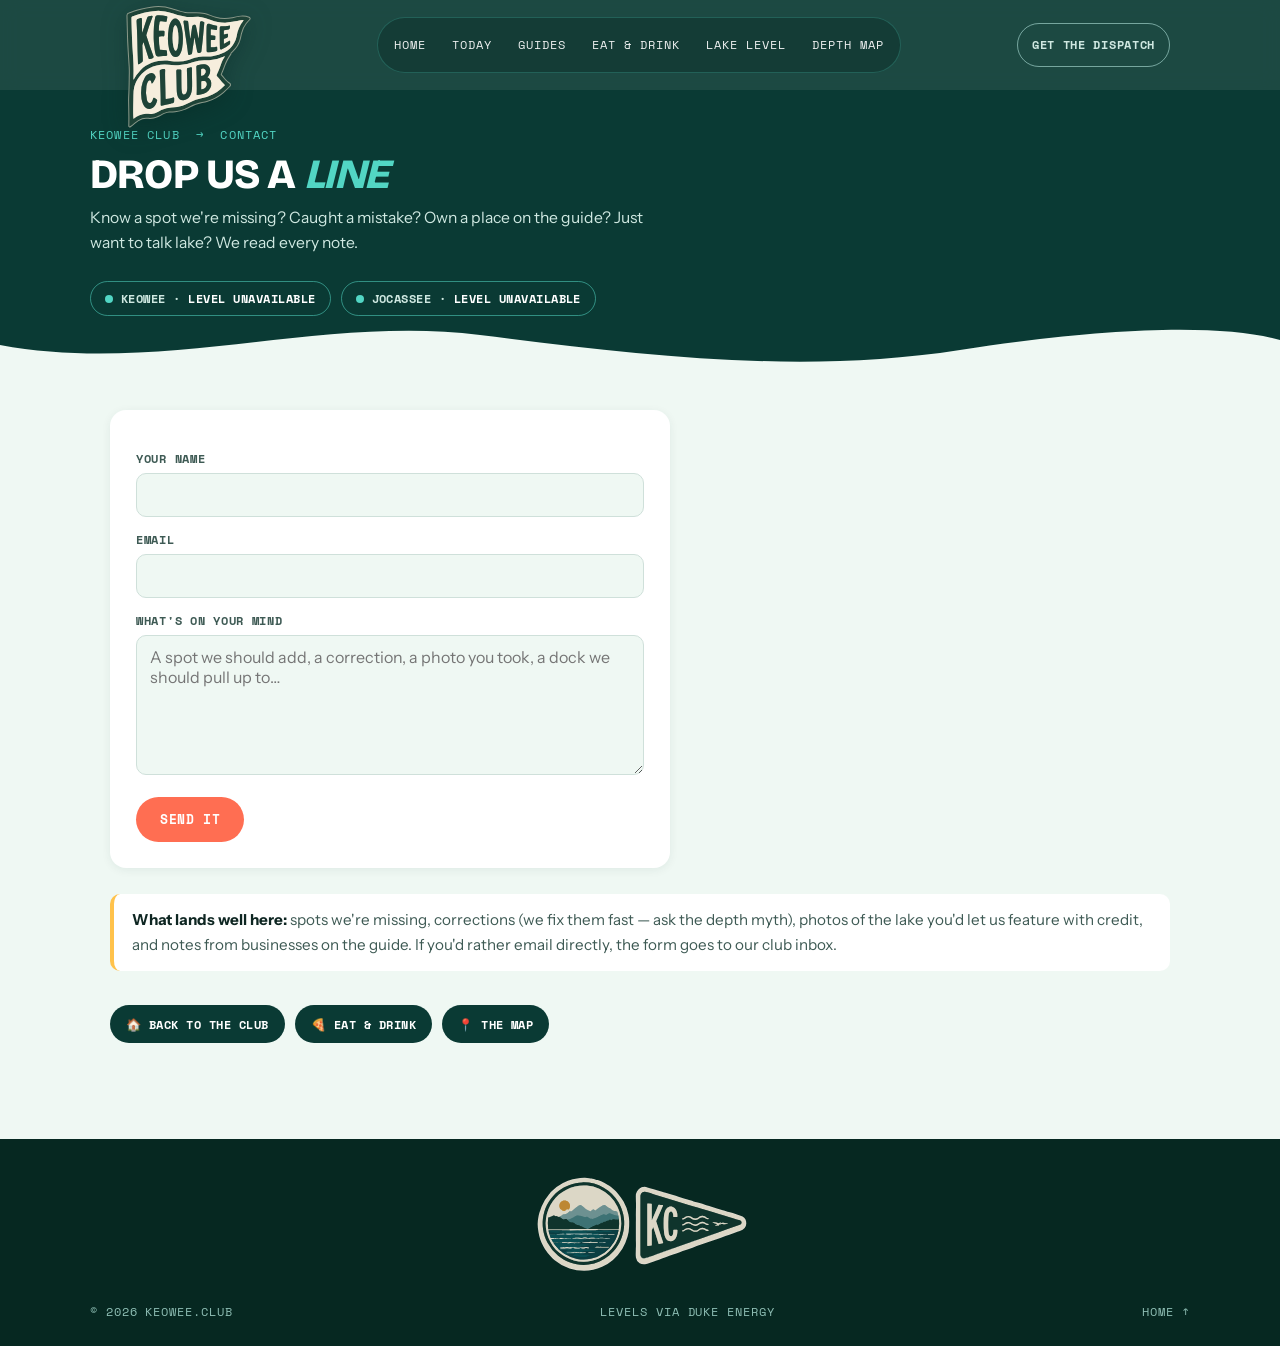
<file: contact/index.html>
<!DOCTYPE html>
<html lang="en">
<head>
<meta charset="UTF-8">
<meta name="viewport" content="width=device-width, initial-scale=1.0">
<title>Contact — keowee.club</title>
<meta name="description" content="Say hi to keowee.club — corrections, spot suggestions, photos, business inquiries, or just lake talk. We read everything.">
<link rel="canonical" href="https://keowee.club/contact/">
<meta name="robots" content="noindex,follow">
<meta name="theme-color" content="#0A3A34">
<link rel="manifest" href="/manifest.webmanifest">
<link rel="icon" type="image/png" sizes="512x512" href="/favicon.png?v=2">
<link rel="apple-touch-icon" href="/apple-touch-icon.png?v=2">
<meta property="og:type" content="website">
<meta property="og:site_name" content="keowee.club">
<meta property="og:title" content="Contact keowee.club">
<meta property="og:description" content="Corrections, spot suggestions, or just lake talk.">
<meta property="og:url" content="https://keowee.club/contact/">
<meta property="og:image" content="https://keowee.club/og.png">
<meta name="twitter:card" content="summary_large_image">
<link rel="preconnect" href="https://fonts.googleapis.com">
<link rel="preconnect" href="https://fonts.gstatic.com" crossorigin>
<link href="https://fonts.googleapis.com/css2?family=Bricolage+Grotesque:opsz,wght@12..96,400..800&family=Instrument+Sans:wght@400;500;600&family=Space+Mono:wght@400;700&display=swap" rel="stylesheet">
<style>
:root{
  --keowee-deep:#0A3A34;--keowee-dusk:#062821;--clearwater:#52D6C4;--clearwater-pale:#BFF3EA;
  --shallows:#EFF8F3;--sunset:#FF6E52;--goldhour:#FFC24B;--ink:#0E2622;--ink-soft:#3E5A54;--card:#FFFFFF;
  --radius-lg:24px;--radius-md:16px;--radius-sm:10px;
  --display:'Bricolage Grotesque',system-ui,sans-serif;--body:'Instrument Sans',system-ui,sans-serif;--mono:'Space Mono',ui-monospace,monospace;
}
*{margin:0;padding:0;box-sizing:border-box}
body{font-family:var(--body);color:var(--ink);background:var(--shallows);-webkit-font-smoothing:antialiased}
a{color:inherit}
:focus-visible{outline:3px solid var(--sunset);outline-offset:2px;border-radius:4px}
.nav{position:sticky;top:0;z-index:50;background:rgba(10,58,52,.92);backdrop-filter:blur(10px);-webkit-backdrop-filter:blur(10px);color:#fff}
.nav-inner{max-width:1100px;margin:0 auto;display:flex;align-items:center;justify-content:space-between;padding:14px 20px;gap:12px}
.wordmark{text-decoration:none;display:flex;flex-direction:column;line-height:1}
.pennant-logo{width:112px;height:auto;display:block;filter:drop-shadow(0 5px 12px rgba(6,40,33,.4))}
.nav-links{display:flex;gap:4px;list-style:none;padding:5px;border:1px solid rgba(82,214,196,.24);border-radius:999px;background:rgba(6,40,33,.38);font-family:var(--mono);font-size:.78rem;text-transform:uppercase;letter-spacing:.08em}
.nav-links a{display:block;padding:7px 11px;border-radius:999px;text-decoration:none;opacity:.92;transition:background .15s ease,color .15s ease,opacity .15s ease}
.nav-links a:hover{opacity:1;color:var(--clearwater);background:rgba(82,214,196,.12)}
.nav-links a[aria-current]{opacity:1;color:var(--keowee-dusk);background:var(--clearwater);font-weight:700;box-shadow:0 2px 8px rgba(6,40,33,.3)}
.nav-cta{font-family:var(--mono);font-size:.72rem;text-transform:uppercase;letter-spacing:.06em;background:var(--sunset);color:#fff;text-decoration:none;padding:9px 14px;border-radius:999px;font-weight:700;white-space:nowrap}
.nav-cta:hover{background:#ff5a3a}
@media(min-width:760px){.pennant-logo{width:152px;margin:-10px 0 -52px}}
@media(max-width:759px){.nav-inner{flex-wrap:wrap;row-gap:2px}.nav-links{order:3;width:100%;flex-wrap:wrap;justify-content:center;gap:2px 4px;padding:0;border:none;background:none;font-size:.72rem}.nav-links a{white-space:nowrap;padding:6px 9px}}

.hero{background:var(--keowee-deep);color:#fff;padding:64px 20px 84px;position:relative}
.hero-inner{max-width:1100px;margin:0 auto}
.crumb{font-family:var(--mono);font-size:.72rem;text-transform:uppercase;letter-spacing:.1em;color:var(--clearwater);margin-bottom:16px}
.crumb a{text-decoration:none}
.hero h1{font-family:var(--display);font-weight:800;font-size:clamp(2rem,5.5vw,3.4rem);letter-spacing:-.02em;line-height:1.02;text-transform:uppercase;max-width:800px}
.hero h1 em{font-style:italic;color:var(--clearwater)}
.hero .sub{margin-top:18px;max-width:640px;font-size:1.05rem;line-height:1.6;color:#CFE8E1}
.level-strip{margin-top:26px;display:flex;flex-wrap:wrap;gap:10px}
.level-chip{display:inline-flex;align-items:center;gap:8px;font-family:var(--mono);font-size:.75rem;font-weight:700;text-transform:uppercase;letter-spacing:.04em;color:#CFE8E1;border:1.5px solid rgba(82,214,196,.55);border-radius:999px;padding:8px 14px}
.level-chip b{color:#fff}
.level-chip .dot{width:8px;height:8px;border-radius:50%;background:var(--clearwater);animation:pulse 2s infinite}
.level-chip[data-state="low"] .dot{background:var(--goldhour)}
@keyframes pulse{0%,100%{opacity:1}50%{opacity:.35}}
.hero-wave{position:absolute;left:0;right:0;bottom:-1px;width:100%;height:60px;display:block}

main{max-width:1100px;margin:0 auto;padding:48px 20px 20px}
.lake-head{display:flex;align-items:baseline;gap:14px;margin:26px 0 6px}
.lake-head h2{font-family:var(--display);font-weight:800;font-size:1.6rem;letter-spacing:-.01em;text-transform:uppercase}
.lake-head .count{font-family:var(--mono);font-size:.8rem;color:var(--ink-soft)}
.lake-sub{color:var(--ink-soft);max-width:640px;margin-bottom:18px;line-height:1.55}
.ramps{display:grid;grid-template-columns:repeat(auto-fill,minmax(310px,1fr));gap:16px;margin-bottom:26px}
.ramp{background:var(--card);border-radius:var(--radius-md);padding:20px 22px;box-shadow:0 2px 10px rgba(10,58,52,.07);display:flex;flex-direction:column;gap:8px}
.ramp h3{font-family:var(--display);font-weight:700;font-size:1.2rem;letter-spacing:-.01em}
.ramp .tags{display:flex;flex-wrap:wrap;gap:6px}
.tag{font-family:var(--mono);font-size:.74rem;font-weight:700;text-transform:uppercase;letter-spacing:.06em;background:var(--clearwater-pale);color:var(--keowee-deep);padding:5px 10px;border-radius:999px}
.tag.town{background:var(--keowee-deep);color:#fff}
.ramp p{font-size:.95rem;color:var(--ink-soft);line-height:1.55}
.ramp .acts{display:flex;flex-wrap:wrap;gap:8px;margin-top:auto;padding-top:10px}
.acts a{font-family:var(--mono);font-size:.74rem;font-weight:700;text-transform:uppercase;letter-spacing:.04em;text-decoration:none;padding:8px 13px;border-radius:999px;border:1.5px solid var(--clearwater);color:var(--keowee-deep);transition:background .15s ease}
.acts a:hover{background:var(--clearwater-pale)}
.note{background:#fff;border-left:4px solid var(--goldhour);border-radius:var(--radius-sm);padding:14px 18px;color:var(--ink-soft);font-size:.95rem;line-height:1.6;margin:6px 0 34px}
.note b{color:var(--ink)}
.faq{margin:14px 0 40px}
.faq h2{font-family:var(--display);font-weight:800;font-size:1.6rem;letter-spacing:-.01em;text-transform:uppercase;margin-bottom:14px}
.faq details{background:#fff;border-radius:var(--radius-sm);padding:14px 18px;margin-bottom:10px;box-shadow:0 2px 10px rgba(10,58,52,.06)}
.faq summary{font-weight:600;cursor:pointer}
.faq p{margin-top:10px;color:var(--ink-soft);line-height:1.6;font-size:.95rem}
.xlinks{display:flex;flex-wrap:wrap;gap:10px;margin:0 0 56px}
.xlinks a{font-family:var(--mono);font-size:.76rem;font-weight:700;text-transform:uppercase;letter-spacing:.04em;text-decoration:none;padding:10px 16px;border-radius:999px;background:var(--keowee-deep);color:#fff}
.xlinks a:hover{background:#0d4a40}

footer{background:var(--keowee-dusk);color:#8FBFB5;padding:26px 20px;margin-top:20px}
.foot-marks{display:flex;justify-content:center;margin-bottom:14px}
.foot-marks img{width:220px;height:auto;opacity:.9}
.foot-inner{max-width:1100px;margin:0 auto;display:flex;flex-wrap:wrap;justify-content:space-between;gap:16px;align-items:center;font-family:var(--mono);font-size:.72rem;text-transform:uppercase;letter-spacing:.08em}
.foot-inner a{text-decoration:none}
.foot-inner a:hover{color:var(--clearwater)}

.cform{max-width:560px;background:#fff;border-radius:var(--radius-md);box-shadow:0 2px 10px rgba(10,58,52,.07);padding:26px;margin:10px 0 26px}
.cform label{display:block;font-family:var(--mono);font-size:.74rem;font-weight:700;text-transform:uppercase;letter-spacing:.06em;color:var(--ink-soft);margin:14px 0 6px}
.cform label:first-child{margin-top:0}
.cform input,.cform textarea{width:100%;font-family:var(--body);font-size:1rem;color:var(--ink);padding:11px 13px;border:1.5px solid #CFE0DA;border-radius:var(--radius-sm);background:var(--shallows)}
.cform input:focus,.cform textarea:focus{outline:none;border-color:var(--clearwater)}
.cform textarea{min-height:140px;resize:vertical}
.cform button{margin-top:18px;font-family:var(--mono);font-size:.8rem;font-weight:700;text-transform:uppercase;letter-spacing:.05em;background:var(--sunset);color:#fff;border:none;border-radius:999px;padding:13px 24px;cursor:pointer}
.cform button:hover{background:#ff5a3a}
.sent{display:none;background:var(--clearwater-pale);border-radius:var(--radius-sm);padding:14px 18px;font-weight:600;color:var(--keowee-deep);margin:10px 0 26px;max-width:560px}
.hpot{display:none}

/* mobile compact chrome */
@media(max-width:759px){
  .nav-inner{padding:8px 14px;row-gap:0}
  .pennant-logo{width:78px}
  .nav-cta{font-size:.6rem;padding:6px 10px}
  .nav-links{flex-wrap:nowrap;justify-content:flex-start;overflow-x:auto;scrollbar-width:none;-webkit-overflow-scrolling:touch;gap:4px;padding:4px 2px 2px}
  .nav-links::-webkit-scrollbar{display:none}
  .nav-links a{padding:6px 10px}
  .hero{padding:34px 18px 60px}
  .hero .sub{font-size:.98rem;margin-top:12px}
}

/* desktop density */
.hero{padding:36px 20px 58px}
.hero h1{font-size:clamp(1.8rem,4vw,2.6rem)}
.hero .sub{margin-top:10px;font-size:.98rem;max-width:560px}
.crumb{margin-bottom:10px}
main{padding-top:26px}
</style>

<link rel="stylesheet" href="/assets/navigation.css">
<script defer src="/assets/navigation.js"></script>
</head>
<body>

<nav class="nav" aria-label="Main">
  <div class="nav-inner">
    <a class="wordmark" href="/" aria-label="Keowee Club home">
      <img class="pennant-logo" src="../brand/keoweeclub.svg" alt="Keowee Club" width="383" height="312">
    </a>
    <button class="nav-toggle" type="button" aria-expanded="false" aria-controls="main-nav-menu">Menu</button>
    <div class="nav-menu" id="main-nav-menu">
    <ul class="nav-links">
      <li><a href="/">Home</a></li>
            <li><a href="/today/">Today</a></li>
<li><a href="/guides/lake-keowee-first-timer/">Guides</a></li>
      <li><a href="/eat-and-drink/">Eat &amp; Drink</a></li>
      <li><a href="/lake-level/">Lake Level</a></li>
      <li><a href="/depth/">Depth Map</a></li>
    </ul>
    <a class="nav-cta" href="/#dispatch">Get the Dispatch</a>
    </div>
  </div>
</nav>

<header class="hero">
  <div class="hero-inner">
    <p class="crumb"><a href="/">Keowee Club</a> &nbsp;→&nbsp; Contact</p>
    <h1>Drop us a <em>line</em></h1>
    <p class="sub">Know a spot we're missing? Caught a mistake? Own a place on the guide? Just want to talk lake? We read every note.</p>
    <div class="level-strip">
      <span class="level-chip" id="chipK"><span class="dot"></span><span>Keowee · <b id="lvlK">checking…</b></span></span>
      <span class="level-chip" id="chipJ"><span class="dot"></span><span>Jocassee · <b id="lvlJ">checking…</b></span></span>
    </div>
  </div>
  <svg class="hero-wave" viewBox="0 0 1440 60" preserveAspectRatio="none" aria-hidden="true"><path d="M0 30C180 60 360 0 540 20s360 40 540 15 300-25 360-10V60H0Z" fill="#EFF8F3"/></svg>
</header>

<main>
  <div class="sent" id="sentMsg">🎣 Got it — thanks for the line. We read everything, usually same-day.</div>
  <form class="cform" action="https://formsubmit.co/clubkeowee@gmail.com" method="POST">
    <input type="hidden" name="_subject" value="keowee.club contact">
    <input type="hidden" name="_next" value="https://keowee.club/contact/?sent=1">
    <input type="text" name="_honey" class="hpot" tabindex="-1" autocomplete="off" aria-hidden="true">
    <label for="cname">Your name</label>
    <input id="cname" type="text" name="name" required autocomplete="name">
    <label for="cemail">Email</label>
    <input id="cemail" type="email" name="email" required autocomplete="email">
    <label for="cmsg">What's on your mind</label>
    <textarea id="cmsg" name="message" required placeholder="A spot we should add, a correction, a photo you took, a dock we should pull up to…"></textarea>
    <button type="submit">Send it</button>
  </form>

  <div class="note"><b>What lands well here:</b> spots we're missing, corrections (we fix them fast — ask the depth myth), photos of the lake you'd let us feature with credit, and notes from businesses on the guide. If you'd rather email directly, the form goes to our club inbox.</div>

  <div class="xlinks">
    <a href="/">🏠 Back to the club</a>
    <a href="/eat-and-drink/">🍕 Eat &amp; Drink</a>
    <a href="/map/">📍 The Map</a>
  </div>
</main>
<script>
if(location.search.indexOf('sent=1')>-1){
  document.getElementById('sentMsg').style.display='block';
  document.querySelector('.cform').style.display='none';
}
</script>

<footer>
  <div class="foot-marks" aria-hidden="true"><img src="../brand/footer-marks.svg" alt="" loading="lazy" width="329" height="140"></div>
  <div class="foot-inner">
    <span>© 2026 keowee.club</span>
    <span>Levels via Duke Energy</span>
    <a href="/">Home ↑</a>
  </div>
</footer>

<script>
(function(){
  fetch('https://api.hydro-derived.duke-energy.app/lakes/current-level')
    .then(function(r){if(!r.ok)throw 0;return r.json();})
    .then(function(lakes){
      [['KEOWEE','lvlK','chipK',95],['JOCASSEE','lvlJ','chipJ',88]].forEach(function(cfg){
        var l=lakes.find(function(x){return x.LakeName===cfg[0];});
        var p=l&&parseFloat(l.Actual);
        if(!p||isNaN(p)){document.getElementById(cfg[1]).textContent='level unavailable';return;}
        var d=Math.max(0,100-p);
        document.getElementById(cfg[1]).textContent=d<=0.1?'full pond':(Math.round(d*10)/10)+' ft below full';
        if(p<cfg[3])document.getElementById(cfg[2]).setAttribute('data-state','low');
      });
    })
    .catch(function(){
      document.getElementById('lvlK').textContent='level unavailable';
      document.getElementById('lvlJ').textContent='level unavailable';
    });
})();
</script>
<!-- Cloudflare Web Analytics -->
<script defer src="https://static.cloudflareinsights.com/beacon.min.js" data-cf-beacon='{"token": "6ffce0786eb54943b7422d812178fe84"}'></script>
<!-- End Cloudflare Web Analytics -->
<script defer src="https://cloud.umami.is/script.js" data-website-id="293cc55f-258d-4388-953c-41b49d0dd6ca"></script>
</body>
</html>
</file>
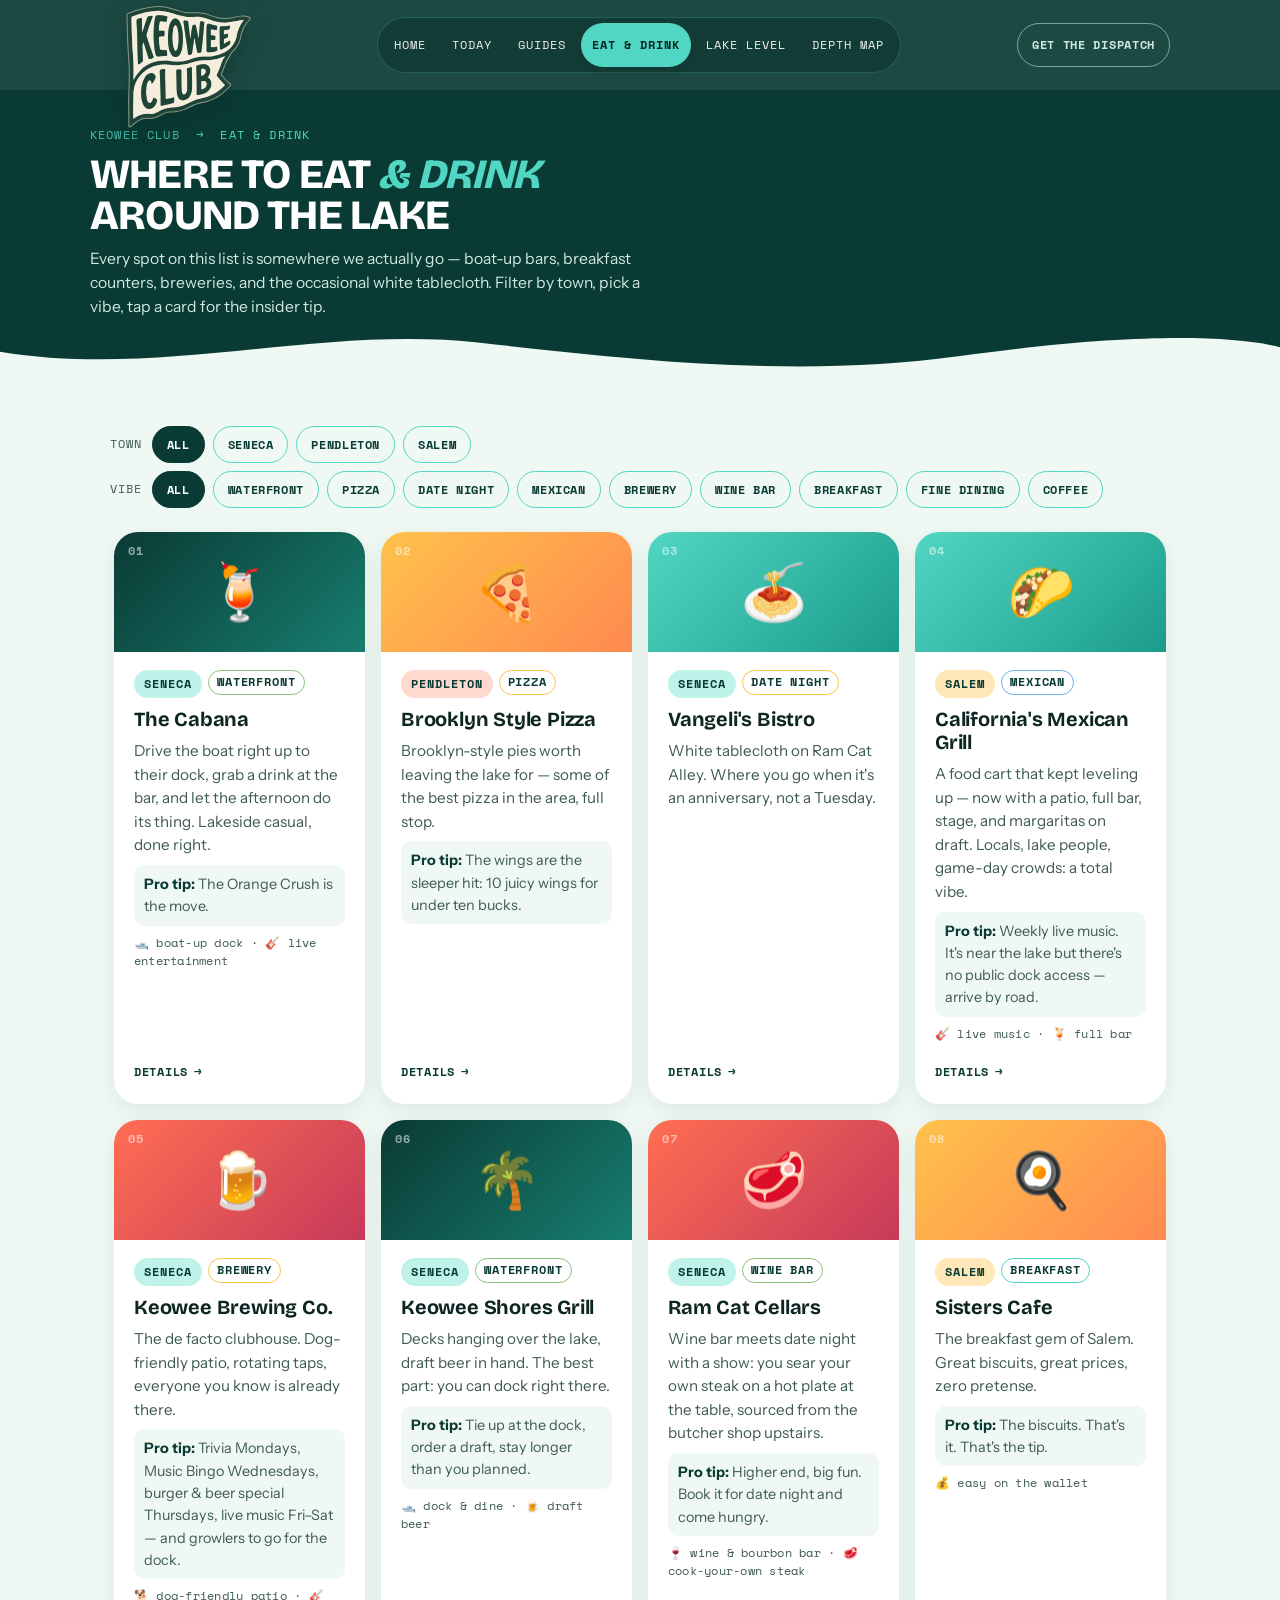
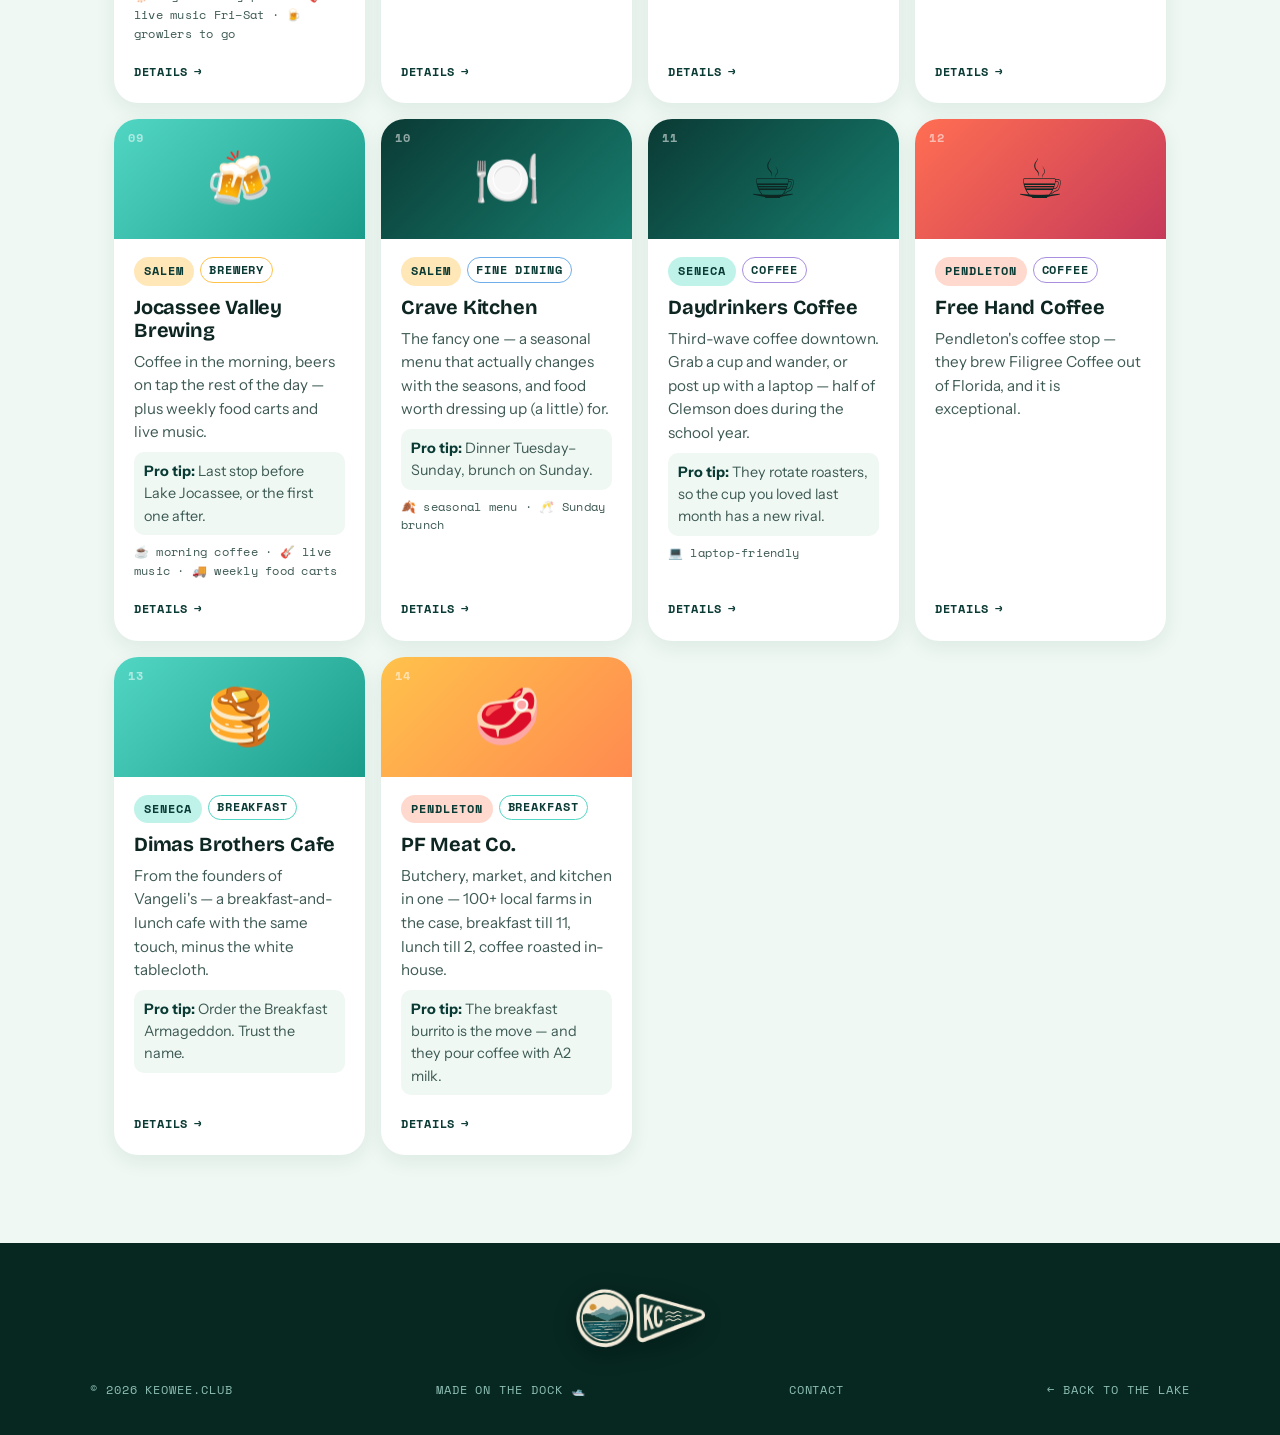
<file: eat-and-drink/index.html>
<!DOCTYPE html>
<html lang="en">
<head>
<meta charset="UTF-8">
<meta name="viewport" content="width=device-width, initial-scale=1.0">
<title>Where to Eat &amp; Drink near Lake Keowee — 13 Local Picks | keowee.club</title>
<meta name="description" content="The best restaurants, breweries, coffee shops, and boat-up bars around Lake Keowee, Seneca, Salem &amp; Pendleton — hand-picked by locals, with insider tips for every spot.">
<link rel="canonical" href="https://keowee.club/eat-and-drink/">
<meta name="theme-color" content="#0A3A34">
<link rel="manifest" href="/manifest.webmanifest">
<link rel="icon" type="image/png" sizes="512x512" href="/favicon.png?v=2">
<link rel="apple-touch-icon" href="/apple-touch-icon.png?v=2">
<meta property="og:type" content="website">
<meta property="og:site_name" content="keowee.club">
<meta property="og:title" content="Where to Eat &amp; Drink near Lake Keowee — Local Picks">
<meta property="og:description" content="Restaurants, breweries, coffee, and boat-up bars around Lake Keowee — hand-picked by locals.">
<meta property="og:url" content="https://keowee.club/eat-and-drink/">
<meta property="og:image" content="https://keowee.club/og.png">
<meta property="og:image:width" content="1200">
<meta property="og:image:height" content="630">
<meta name="twitter:card" content="summary_large_image">
<meta name="twitter:title" content="Where to Eat &amp; Drink near Lake Keowee — Local Picks">
<meta name="twitter:description" content="Restaurants, breweries, coffee, and boat-up bars around Lake Keowee — hand-picked by locals.">
<meta name="twitter:image" content="https://keowee.club/og.png">
<link rel="preconnect" href="https://fonts.googleapis.com">
<link rel="preconnect" href="https://fonts.gstatic.com" crossorigin>
<link href="https://fonts.googleapis.com/css2?family=Bricolage+Grotesque:opsz,wght@12..96,400..800&family=Instrument+Sans:wght@400;500;600&family=Space+Mono:wght@400;700&display=swap" rel="stylesheet">
<style>
:root{
  --keowee-deep:#0A3A34;--keowee-dusk:#062821;--clearwater:#52D6C4;--clearwater-pale:#BFF3EA;
  --shallows:#EFF8F3;--sunset:#FF6E52;--goldhour:#FFC24B;--ink:#0E2622;--ink-soft:#3E5A54;--card:#FFFFFF;
  --radius-lg:24px;--radius-md:16px;--radius-sm:10px;
  --display:'Bricolage Grotesque',system-ui,sans-serif;--body:'Instrument Sans',system-ui,sans-serif;--mono:'Space Mono',ui-monospace,monospace;
}
*{margin:0;padding:0;box-sizing:border-box}
html{scroll-behavior:smooth}
body{font-family:var(--body);color:var(--ink);background:var(--shallows);line-height:1.55;-webkit-font-smoothing:antialiased}
img{max-width:100%}
a{color:inherit}
:focus-visible{outline:3px solid var(--sunset);outline-offset:2px;border-radius:4px}
.nav{position:sticky;top:0;z-index:50;background:rgba(10,58,52,.92);backdrop-filter:blur(10px);-webkit-backdrop-filter:blur(10px);color:#fff}
.nav-inner{max-width:1100px;margin:0 auto;display:flex;align-items:center;justify-content:space-between;padding:14px 20px;gap:12px}
.wordmark{font-family:var(--display);font-weight:800;font-size:1.25rem;letter-spacing:-.02em;text-decoration:none;display:flex;flex-direction:column;line-height:1}
.wordmark span{color:var(--clearwater)}
.wordmark svg{margin-top:4px}
.nav-links{display:flex;gap:4px;list-style:none;padding:5px;border:1px solid rgba(82,214,196,.24);border-radius:999px;background:rgba(6,40,33,.38);font-family:var(--mono);font-size:.78rem;text-transform:uppercase;letter-spacing:.08em}
.nav-links a{display:block;padding:7px 11px;border-radius:999px;text-decoration:none;opacity:.92;transition:background .15s ease,color .15s ease,opacity .15s ease}
.nav-links a:hover{opacity:1;color:var(--clearwater);background:rgba(82,214,196,.12)}
.nav-links a[aria-current]{opacity:1;color:var(--keowee-dusk);background:var(--clearwater);font-weight:700;box-shadow:0 2px 8px rgba(6,40,33,.3)}
.nav-cta{font-family:var(--mono);font-size:.72rem;text-transform:uppercase;letter-spacing:.06em;background:var(--sunset);color:#fff;text-decoration:none;padding:9px 14px;border-radius:999px;font-weight:700;white-space:nowrap}
.nav-cta:hover{background:#ff5a3a}
.pennant-logo{width:112px;height:auto;display:block;filter:drop-shadow(0 5px 12px rgba(6,40,33,.4))}
@media(min-width:760px){.pennant-logo{width:152px;margin:-10px 0 -52px}}
@media(max-width:759px){
  .nav-inner{flex-wrap:wrap;row-gap:2px}
  .nav-links{order:3;width:100%;flex-wrap:wrap;justify-content:center;gap:2px 4px;padding:0;border:none;background:none;font-size:.72rem}
  .nav-links a{white-space:nowrap;padding:6px 9px}
}
.hero{background:var(--keowee-deep);color:#fff;padding:52px 20px 64px;position:relative;overflow:hidden}
.hero-inner{max-width:1100px;margin:0 auto}
.crumb{font-family:var(--mono);font-size:.72rem;text-transform:uppercase;letter-spacing:.1em;color:var(--clearwater);margin-bottom:16px}
.crumb a{text-decoration:none;opacity:.85}.crumb a:hover{opacity:1}
.hero h1{font-family:var(--display);font-weight:800;font-size:clamp(2.2rem,7vw,4rem);line-height:1;letter-spacing:-.02em;text-transform:uppercase;max-width:18ch}
.hero h1 em{font-style:italic;color:var(--clearwater)}
.hero .sub{margin-top:18px;max-width:56ch;color:#CFE8E1;font-size:1.05rem}
.hero-wave{position:absolute;left:0;right:0;bottom:-1px;display:block;width:100%}
.section{max-width:1100px;margin:0 auto;padding:44px 20px 8px}
.section-head{display:flex;align-items:baseline;justify-content:space-between;gap:16px;margin-bottom:8px}
.section-head h2{font-family:var(--display);font-weight:800;font-size:clamp(2rem,6vw,3.2rem);letter-spacing:-.02em;text-transform:uppercase}
.section-head h2::before{content:'≈ ';color:var(--clearwater)}
.section-sub{font-size:.98rem;color:var(--ink-soft);max-width:52ch;margin-bottom:26px}
.count{font-family:var(--mono);font-size:.8rem;color:var(--ink-soft);white-space:nowrap}
.filters{display:flex;flex-wrap:wrap;gap:8px;margin:2px 0 10px}
.filters+.filters{margin-bottom:20px}
.filter-label{font-family:var(--mono);font-size:.75rem;text-transform:uppercase;letter-spacing:.08em;color:var(--ink-soft);align-self:center;margin-right:2px}
.chip{font-family:var(--mono);font-size:.78rem;font-weight:700;text-transform:uppercase;letter-spacing:.05em;padding:8px 14px;border-radius:999px;border:1.5px solid var(--clearwater);background:transparent;color:var(--keowee-deep);cursor:pointer;transition:background .15s ease,color .15s ease}
.chip:hover{background:var(--clearwater-pale)}
.chip.is-active{background:var(--keowee-deep);border-color:var(--keowee-deep);color:#fff}
.cards{display:flex;gap:16px;overflow-x:auto;scroll-snap-type:x mandatory;padding:4px 4px 24px;-webkit-overflow-scrolling:touch;scrollbar-width:none}
.cards::-webkit-scrollbar{display:none}
.card{scroll-snap-align:start;flex:0 0 78%;max-width:320px;background:var(--card);border-radius:var(--radius-lg);overflow:hidden;box-shadow:0 6px 20px rgba(10,58,52,.08);display:flex;flex-direction:column;transition:transform .18s ease,box-shadow .18s ease;cursor:pointer}
.card:hover{transform:translateY(-5px);box-shadow:0 14px 32px rgba(10,58,52,.16)}
.card:active{transform:translateY(-1px) scale(.995)}
.card-art{height:120px;display:flex;align-items:center;justify-content:center;font-size:3.4rem;position:relative;overflow:hidden}
.card-emoji{transition:transform .3s ease;display:block}
.card:hover .card-emoji{transform:scale(1.12) rotate(-3deg)}
.card-num{position:absolute;top:10px;left:14px;font-family:var(--mono);font-size:.72rem;font-weight:700;letter-spacing:.05em;color:rgba(255,255,255,.55)}
.art-a{background:linear-gradient(135deg,#0A3A34,#177E6F)}
.art-b{background:linear-gradient(135deg,#52D6C4,#1B9C8A)}
.art-c{background:linear-gradient(135deg,#FFC24B,#FF8A50)}
.art-d{background:linear-gradient(135deg,#FF6E52,#C63A5A)}
.card-body{padding:18px 20px 22px;display:flex;flex-direction:column;gap:8px;flex:1}
.tags{display:flex;flex-wrap:wrap;gap:6px}
.tag{font-family:var(--mono);font-size:.74rem;font-weight:700;text-transform:uppercase;letter-spacing:.08em;background:var(--clearwater-pale);color:var(--keowee-deep);align-self:flex-start;padding:5px 10px;border-radius:999px}
.tag.t1{background:#BFF3EA}
.tag.t2{background:#FFE7B8}
.tag.t3{background:#FFD9CE}
.tag.t4{background:#D9EED2}
.tag.t5{background:#CFE7FA}
.tag.t6{background:#E6DCF7}
.tag.tag-cat{background:transparent;border:1.5px solid;padding:2.5px 8px}
.tag.tag-cat.t1{border-color:#52D6C4}
.tag.tag-cat.t2{border-color:#FFC24B}
.tag.tag-cat.t3{border-color:#FF8A6B}
.tag.tag-cat.t4{border-color:#8CC17B}
.tag.tag-cat.t5{border-color:#6FAEE8}
.tag.tag-cat.t6{border-color:#A88FE0}
.card h3{font-family:var(--display);font-weight:700;font-size:1.25rem;letter-spacing:-.01em;line-height:1.15;margin-top:2px}
.card p{font-size:.95rem;color:var(--ink-soft)}
.card .tip{font-size:.9rem;color:var(--ink-soft);background:var(--shallows);border-radius:var(--radius-sm);padding:8px 10px}
.card .tip b{color:var(--keowee-deep)}
.card .badges{font-family:var(--mono);font-size:.75rem;letter-spacing:.02em;color:var(--ink-soft)}
.card .more{font-family:var(--mono);font-size:.74rem;font-weight:700;text-transform:uppercase;letter-spacing:.06em;color:var(--keowee-deep);margin-top:auto;padding-top:12px;display:inline-flex;align-items:center;gap:6px}
.card .more i{font-style:normal;transition:transform .18s ease;display:inline-block}
.card:hover .more{color:#127a6b}
.card:hover .more i{transform:translateX(4px)}
@media(min-width:900px){
  .cards{display:grid;grid-template-columns:repeat(4,1fr);overflow:visible}
  .card{max-width:none;flex:auto}
}
.sheet-overlay{position:fixed;inset:0;background:rgba(6,40,33,.55);backdrop-filter:blur(4px);-webkit-backdrop-filter:blur(4px);z-index:100;display:none;align-items:center;justify-content:center;padding:20px}
.sheet-overlay.open{display:flex}
.sheet{background:var(--card);border-radius:var(--radius-lg);max-width:440px;width:100%;max-height:85vh;overflow-y:auto;position:relative;box-shadow:0 24px 60px rgba(6,40,33,.35);animation:sheetIn .22s ease}
@keyframes sheetIn{from{transform:translateY(24px);opacity:0}to{transform:none;opacity:1}}
.sheet-art{height:120px;display:flex;align-items:center;justify-content:center;font-size:3.4rem}
.sheet-body{padding:20px 24px 26px;display:flex;flex-direction:column;gap:10px}
.sheet-body h3{font-family:var(--display);font-weight:700;font-size:1.5rem;letter-spacing:-.01em;line-height:1.1}
.sheet-body>p{font-size:.95rem;color:var(--ink-soft)}
.sheet .tip{font-size:.88rem;color:var(--ink-soft);background:var(--shallows);border-radius:var(--radius-sm);padding:10px 12px}
.sheet .tip b{color:var(--keowee-deep)}
.sheet .badges{font-family:var(--mono);font-size:.75rem;letter-spacing:.02em;color:var(--ink-soft)}
.card-links{display:flex;gap:8px;padding-top:6px}
.card-links a{font-family:var(--mono);font-size:.78rem;font-weight:700;text-transform:uppercase;letter-spacing:.05em;text-decoration:none;padding:9px 14px;border-radius:999px;border:1.5px solid var(--clearwater);color:var(--keowee-deep);transition:background .15s ease}
.card-links a:hover{background:var(--clearwater-pale)}
.sheet-close{position:absolute;top:10px;right:10px;width:34px;height:34px;border-radius:50%;border:none;background:rgba(6,40,33,.35);color:#fff;font-size:1.05rem;line-height:1;cursor:pointer;display:flex;align-items:center;justify-content:center}
.sheet-close:hover{background:rgba(6,40,33,.55)}
@media(max-width:600px){
  .sheet-overlay{align-items:flex-end;padding:0}
  .sheet{max-width:none;border-radius:var(--radius-lg) var(--radius-lg) 0 0;animation-name:sheetUp}
  .sheet::before{content:"";position:absolute;top:9px;left:50%;transform:translateX(-50%);width:38px;height:4px;border-radius:999px;background:rgba(255,255,255,.6);z-index:2}
  @keyframes sheetUp{from{transform:translateY(40%)}to{transform:none}}
}
@media(prefers-reduced-motion:reduce){.sheet{animation:none}.card-emoji{transition:none}}
footer{background:var(--keowee-dusk);color:#8FBFB5;padding:36px 20px;margin-top:56px}
.foot-inner{max-width:1100px;margin:0 auto;display:flex;flex-wrap:wrap;justify-content:space-between;gap:16px;align-items:center;font-family:var(--mono);font-size:.72rem;text-transform:uppercase;letter-spacing:.08em}
.foot-inner a{text-decoration:none}
.foot-inner a:hover{color:var(--clearwater)}
.foot-marks{display:flex;justify-content:center;padding:2px 0 24px}
.foot-marks img{height:76px;width:auto;filter:drop-shadow(0 6px 16px rgba(0,0,0,.35));transform:rotate(-1.5deg)}

/* mobile compact chrome */
@media(max-width:759px){
  .nav-inner{padding:8px 14px;row-gap:0}
  .pennant-logo{width:78px}
  .nav-cta{font-size:.6rem;padding:6px 10px}
  .nav-links{flex-wrap:nowrap;justify-content:flex-start;overflow-x:auto;scrollbar-width:none;-webkit-overflow-scrolling:touch;gap:4px;padding:4px 2px 2px}
  .nav-links::-webkit-scrollbar{display:none}
  .nav-links a{padding:6px 10px}
  .hero{padding:34px 18px 60px}
  .hero .sub{font-size:.98rem;margin-top:12px}
  .filters{flex-wrap:nowrap;overflow-x:auto;scrollbar-width:none;-webkit-overflow-scrolling:touch;gap:6px;margin:2px 0 8px;padding-bottom:2px}
  .filters::-webkit-scrollbar{display:none}
  .filters .chip{flex:0 0 auto;font-size:.7rem;padding:7px 12px}
  .filter-label{flex:0 0 auto}
}

/* desktop density: hero introduces, cards deliver */
#eat .section-head,#eat .section-sub{display:none}
.hero{padding:36px 20px 58px}
.hero h1{font-size:clamp(1.8rem,4vw,2.6rem)}
.hero .sub{margin-top:10px;font-size:.98rem;max-width:560px}
.crumb{margin-bottom:10px}
main{padding-top:26px}
.section{padding-top:22px}
.filters{margin:0 0 8px}
</style>
<!-- spots-schema:start -->
<script type="application/ld+json">
{
  "@context": "https://schema.org",
  "@graph": [
    {
      "@type": "WebSite",
      "@id": "https://keowee.club/#website",
      "url": "https://keowee.club/",
      "name": "keowee.club",
      "alternateName": "The Unofficial Guide to Lake Keowee & Lake Jocassee",
      "description": "The unofficial guide to Lake Keowee and Lake Jocassee, South Carolina — where locals eat and drink, live lake levels, and a map of every spot worth docking at.",
      "inLanguage": "en-US"
    },
    {
      "@type": "ItemList",
      "@id": "https://keowee.club/eat-and-drink/#guide",
      "name": "Where to Eat & Drink near Lake Keowee",
      "numberOfItems": 14,
      "itemListElement": [
        {
          "@type": "ListItem",
          "position": 1,
          "item": {
            "@type": "Restaurant",
            "name": "The Cabana",
            "description": "Drive the boat right up to their dock, grab a drink at the bar, and let the afternoon do its thing. Lakeside casual, done right.",
            "address": {
              "@type": "PostalAddress",
              "addressRegion": "SC",
              "addressLocality": "Seneca"
            },
            "url": "https://lighthousekeowee.com/cabana-lake-keowee/"
          }
        },
        {
          "@type": "ListItem",
          "position": 2,
          "item": {
            "@type": "Restaurant",
            "name": "Brooklyn Style Pizza",
            "description": "Brooklyn-style pies worth leaving the lake for — some of the best pizza in the area, full stop.",
            "address": {
              "@type": "PostalAddress",
              "addressRegion": "SC",
              "addressLocality": "Pendleton"
            },
            "url": "https://www.facebook.com/Brooklynstylepizzasc/"
          }
        },
        {
          "@type": "ListItem",
          "position": 3,
          "item": {
            "@type": "Restaurant",
            "name": "Vangeli's Bistro",
            "description": "White tablecloth on Ram Cat Alley. Where you go when it's an anniversary, not a Tuesday.",
            "address": {
              "@type": "PostalAddress",
              "addressRegion": "SC",
              "addressLocality": "Seneca"
            }
          }
        },
        {
          "@type": "ListItem",
          "position": 4,
          "item": {
            "@type": "Restaurant",
            "name": "California's Mexican Grill",
            "description": "A food cart that kept leveling up — now with a patio, full bar, stage, and margaritas on draft. Locals, lake people, game-day crowds: a total vibe.",
            "address": {
              "@type": "PostalAddress",
              "addressRegion": "SC",
              "addressLocality": "Salem"
            },
            "url": "https://californiasmexicangrillsalem.com/"
          }
        },
        {
          "@type": "ListItem",
          "position": 5,
          "item": {
            "@type": "Brewery",
            "name": "Keowee Brewing Co.",
            "description": "The de facto clubhouse. Dog-friendly patio, rotating taps, everyone you know is already there.",
            "address": {
              "@type": "PostalAddress",
              "addressRegion": "SC",
              "addressLocality": "Seneca"
            },
            "url": "https://keoweebrewing.com"
          }
        },
        {
          "@type": "ListItem",
          "position": 6,
          "item": {
            "@type": "Restaurant",
            "name": "Keowee Shores Grill",
            "description": "Decks hanging over the lake, draft beer in hand. The best part: you can dock right there.",
            "address": {
              "@type": "PostalAddress",
              "addressRegion": "SC",
              "addressLocality": "Seneca"
            },
            "url": "https://www.facebook.com/TikiHut/"
          }
        },
        {
          "@type": "ListItem",
          "position": 7,
          "item": {
            "@type": "Restaurant",
            "name": "Ram Cat Cellars",
            "description": "Wine bar meets date night with a show: you sear your own steak on a hot plate at the table, sourced from the butcher shop upstairs.",
            "address": {
              "@type": "PostalAddress",
              "addressRegion": "SC",
              "addressLocality": "Seneca"
            },
            "url": "https://www.ramcatcellars.com"
          }
        },
        {
          "@type": "ListItem",
          "position": 8,
          "item": {
            "@type": "Restaurant",
            "name": "Sisters Cafe",
            "description": "The breakfast gem of Salem. Great biscuits, great prices, zero pretense.",
            "address": {
              "@type": "PostalAddress",
              "addressRegion": "SC",
              "addressLocality": "Salem"
            },
            "url": "https://www.facebook.com/sisterssalem/"
          }
        },
        {
          "@type": "ListItem",
          "position": 9,
          "item": {
            "@type": "Brewery",
            "name": "Jocassee Valley Brewing",
            "description": "Coffee in the morning, beers on tap the rest of the day — plus weekly food carts and live music.",
            "address": {
              "@type": "PostalAddress",
              "addressRegion": "SC",
              "addressLocality": "Salem"
            },
            "url": "https://jocasseevalleybrewing.com"
          }
        },
        {
          "@type": "ListItem",
          "position": 10,
          "item": {
            "@type": "Restaurant",
            "name": "Crave Kitchen",
            "description": "The fancy one — a seasonal menu that actually changes with the seasons, and food worth dressing up (a little) for.",
            "address": {
              "@type": "PostalAddress",
              "addressRegion": "SC",
              "addressLocality": "Salem"
            },
            "url": "https://www.cravesc.com"
          }
        },
        {
          "@type": "ListItem",
          "position": 11,
          "item": {
            "@type": "CafeOrCoffeeShop",
            "name": "Daydrinkers Coffee",
            "description": "Third-wave coffee downtown. Grab a cup and wander, or post up with a laptop — half of Clemson does during the school year.",
            "address": {
              "@type": "PostalAddress",
              "addressRegion": "SC",
              "addressLocality": "Seneca"
            },
            "url": "https://daydrinkers.co"
          }
        },
        {
          "@type": "ListItem",
          "position": 12,
          "item": {
            "@type": "CafeOrCoffeeShop",
            "name": "Free Hand Coffee",
            "description": "Pendleton's coffee stop — they brew Filigree Coffee out of Florida, and it is exceptional.",
            "address": {
              "@type": "PostalAddress",
              "addressRegion": "SC",
              "addressLocality": "Pendleton"
            },
            "url": "https://www.facebook.com/p/FreeHand-Coffee-100063954013028/"
          }
        },
        {
          "@type": "ListItem",
          "position": 13,
          "item": {
            "@type": "CafeOrCoffeeShop",
            "name": "Dimas Brothers Cafe",
            "description": "From the founders of Vangeli's — a breakfast-and-lunch cafe with the same touch, minus the white tablecloth.",
            "address": {
              "@type": "PostalAddress",
              "addressRegion": "SC",
              "addressLocality": "Seneca"
            },
            "url": "https://dimasbrotherscafe.com"
          }
        },
        {
          "@type": "ListItem",
          "position": 14,
          "item": {
            "@type": "Restaurant",
            "name": "PF Meat Co.",
            "description": "Butchery, market, and kitchen in one — 100+ local farms in the case, breakfast till 11, lunch till 2, coffee roasted in-house.",
            "address": {
              "@type": "PostalAddress",
              "addressRegion": "SC",
              "addressLocality": "Pendleton"
            },
            "url": "https://www.pfmeat.com"
          }
        }
      ]
    }
  ]
}
</script>
<!-- spots-schema:end -->
<link rel="stylesheet" href="/assets/navigation.css">
<script defer src="/assets/navigation.js"></script>
</head>
<body>

<nav class="nav" aria-label="Main">
  <div class="nav-inner">
    <a class="wordmark" href="/" aria-label="Keowee Club home">
      <img class="pennant-logo" src="../brand/keoweeclub.svg" alt="Keowee Club" width="383" height="312">
    </a>
    <button class="nav-toggle" type="button" aria-expanded="false" aria-controls="main-nav-menu">Menu</button>
    <div class="nav-menu" id="main-nav-menu">
    <ul class="nav-links">
      <li><a href="/">Home</a></li>
            <li><a href="/today/">Today</a></li>
<li><a href="/guides/lake-keowee-first-timer/">Guides</a></li>
      <li><a href="/eat-and-drink/" aria-current="page">Eat &amp; Drink</a></li>
      <li><a href="/lake-level/">Lake Level</a></li>
      <li><a href="/depth/">Depth Map</a></li>
    </ul>
    <a class="nav-cta" href="/#dispatch">Get the Dispatch</a>
    </div>
  </div>
</nav>

<header class="hero">
  <div class="hero-inner">
    <p class="crumb"><a href="/">Keowee Club</a> &nbsp;→&nbsp; Eat &amp; Drink</p>
    <h1>Where to eat <em>&amp;&nbsp;drink</em> around the lake</h1>
    <p class="sub">Every spot on this list is somewhere we actually go — boat-up bars, breakfast counters, breweries, and the occasional white tablecloth. Filter by town, pick a vibe, tap a card for the insider tip.</p>
  </div>
  <svg class="hero-wave" viewBox="0 0 1440 60" preserveAspectRatio="none" aria-hidden="true"><path d="M0 30C180 60 360 0 540 20s360 40 540 15 300-25 360-10V60H0Z" fill="#EFF8F3"/></svg>
</header>

<main>
<!-- spots:eat:start -->
<section class="section" id="eat">
  <div class="section-head"><h2>Eat &amp; Drink</h2><span class="count">14 spots</span></div>
  <p class="section-sub">Boat-up dinners, breakfast biscuits, and every tap worth pulling up a stool for.</p>
  <div class="filters" role="group" aria-label="Filter by town">
    <span class="filter-label">Town</span>
    <button class="chip is-active" data-dim="town" data-value="">All</button>
    <button class="chip" data-dim="town" data-value="Seneca">Seneca</button>
    <button class="chip" data-dim="town" data-value="Pendleton">Pendleton</button>
    <button class="chip" data-dim="town" data-value="Salem">Salem</button>
  </div>
  <div class="filters" role="group" aria-label="Filter by vibe">
    <span class="filter-label">Vibe</span>
    <button class="chip is-active" data-dim="category" data-value="">All</button>
    <button class="chip" data-dim="category" data-value="Waterfront">Waterfront</button>
    <button class="chip" data-dim="category" data-value="Pizza">Pizza</button>
    <button class="chip" data-dim="category" data-value="Date night">Date night</button>
    <button class="chip" data-dim="category" data-value="Mexican">Mexican</button>
    <button class="chip" data-dim="category" data-value="Brewery">Brewery</button>
    <button class="chip" data-dim="category" data-value="Wine bar">Wine bar</button>
    <button class="chip" data-dim="category" data-value="Breakfast">Breakfast</button>
    <button class="chip" data-dim="category" data-value="Fine dining">Fine dining</button>
    <button class="chip" data-dim="category" data-value="Coffee">Coffee</button>
  </div>
  <div class="cards">
    <article class="card" data-spot="eat-0" data-town="Seneca" data-category="Waterfront" tabindex="0" role="button" aria-haspopup="dialog" aria-label="More about The Cabana">
      <div class="card-art art-a" aria-hidden="true"><span class="card-num">01</span><span class="card-emoji">🍹</span></div>
      <div class="card-body">
        <div class="tags"><span class="tag t1">Seneca</span><span class="tag tag-cat t4">Waterfront</span></div>
        <h3>The Cabana</h3>
        <p>Drive the boat right up to their dock, grab a drink at the bar, and let the afternoon do its thing. Lakeside casual, done right.</p>
        <p class="tip"><b>Pro tip:</b> The Orange Crush is the move.</p>
        <p class="badges">🛥️ boat-up dock · 🎸 live entertainment</p>
        <span class="more" aria-hidden="true">Details <i>→</i></span>
      </div>
    </article>
    <article class="card" data-spot="eat-1" data-town="Pendleton" data-category="Pizza" tabindex="0" role="button" aria-haspopup="dialog" aria-label="More about Brooklyn Style Pizza">
      <div class="card-art art-c" aria-hidden="true"><span class="card-num">02</span><span class="card-emoji">🍕</span></div>
      <div class="card-body">
        <div class="tags"><span class="tag t3">Pendleton</span><span class="tag tag-cat t2">Pizza</span></div>
        <h3>Brooklyn Style Pizza</h3>
        <p>Brooklyn-style pies worth leaving the lake for — some of the best pizza in the area, full stop.</p>
        <p class="tip"><b>Pro tip:</b> The wings are the sleeper hit: 10 juicy wings for under ten bucks.</p>
        <span class="more" aria-hidden="true">Details <i>→</i></span>
      </div>
    </article>
    <article class="card" data-spot="eat-3" data-town="Seneca" data-category="Date night" tabindex="0" role="button" aria-haspopup="dialog" aria-label="More about Vangeli&#x27;s Bistro">
      <div class="card-art art-b" aria-hidden="true"><span class="card-num">03</span><span class="card-emoji">🍝</span></div>
      <div class="card-body">
        <div class="tags"><span class="tag t1">Seneca</span><span class="tag tag-cat t2">Date night</span></div>
        <h3>Vangeli's Bistro</h3>
        <p>White tablecloth on Ram Cat Alley. Where you go when it's an anniversary, not a Tuesday.</p>
        <span class="more" aria-hidden="true">Details <i>→</i></span>
      </div>
    </article>
    <article class="card" data-spot="eat-5" data-town="Salem" data-category="Mexican" tabindex="0" role="button" aria-haspopup="dialog" aria-label="More about California&#x27;s Mexican Grill">
      <div class="card-art art-b" aria-hidden="true"><span class="card-num">04</span><span class="card-emoji">🌮</span></div>
      <div class="card-body">
        <div class="tags"><span class="tag t2">Salem</span><span class="tag tag-cat t5">Mexican</span></div>
        <h3>California's Mexican Grill</h3>
        <p>A food cart that kept leveling up — now with a patio, full bar, stage, and margaritas on draft. Locals, lake people, game-day crowds: a total vibe.</p>
        <p class="tip"><b>Pro tip:</b> Weekly live music. It's near the lake but there's no public dock access — arrive by road.</p>
        <p class="badges">🎸 live music · 🍹 full bar</p>
        <span class="more" aria-hidden="true">Details <i>→</i></span>
      </div>
    </article>
    <article class="card" data-spot="eat-6" data-town="Seneca" data-category="Brewery" tabindex="0" role="button" aria-haspopup="dialog" aria-label="More about Keowee Brewing Co.">
      <div class="card-art art-d" aria-hidden="true"><span class="card-num">05</span><span class="card-emoji">🍺</span></div>
      <div class="card-body">
        <div class="tags"><span class="tag t1">Seneca</span><span class="tag tag-cat t2">Brewery</span></div>
        <h3>Keowee Brewing Co.</h3>
        <p>The de facto clubhouse. Dog-friendly patio, rotating taps, everyone you know is already there.</p>
        <p class="tip"><b>Pro tip:</b> Trivia Mondays, Music Bingo Wednesdays, burger &amp; beer special Thursdays, live music Fri–Sat — and growlers to go for the dock.</p>
        <p class="badges">🐕 dog-friendly patio · 🎸 live music Fri–Sat · 🍺 growlers to go</p>
        <span class="more" aria-hidden="true">Details <i>→</i></span>
      </div>
    </article>
    <article class="card" data-spot="eat-7" data-town="Seneca" data-category="Waterfront" tabindex="0" role="button" aria-haspopup="dialog" aria-label="More about Keowee Shores Grill">
      <div class="card-art art-a" aria-hidden="true"><span class="card-num">06</span><span class="card-emoji">🌴</span></div>
      <div class="card-body">
        <div class="tags"><span class="tag t1">Seneca</span><span class="tag tag-cat t4">Waterfront</span></div>
        <h3>Keowee Shores Grill</h3>
        <p>Decks hanging over the lake, draft beer in hand. The best part: you can dock right there.</p>
        <p class="tip"><b>Pro tip:</b> Tie up at the dock, order a draft, stay longer than you planned.</p>
        <p class="badges">🛥️ dock &amp; dine · 🍺 draft beer</p>
        <span class="more" aria-hidden="true">Details <i>→</i></span>
      </div>
    </article>
    <article class="card" data-spot="eat-8" data-town="Seneca" data-category="Wine bar" tabindex="0" role="button" aria-haspopup="dialog" aria-label="More about Ram Cat Cellars">
      <div class="card-art art-d" aria-hidden="true"><span class="card-num">07</span><span class="card-emoji">🥩</span></div>
      <div class="card-body">
        <div class="tags"><span class="tag t1">Seneca</span><span class="tag tag-cat t4">Wine bar</span></div>
        <h3>Ram Cat Cellars</h3>
        <p>Wine bar meets date night with a show: you sear your own steak on a hot plate at the table, sourced from the butcher shop upstairs.</p>
        <p class="tip"><b>Pro tip:</b> Higher end, big fun. Book it for date night and come hungry.</p>
        <p class="badges">🍷 wine &amp; bourbon bar · 🥩 cook-your-own steak</p>
        <span class="more" aria-hidden="true">Details <i>→</i></span>
      </div>
    </article>
    <article class="card" data-spot="eat-9" data-town="Salem" data-category="Breakfast" tabindex="0" role="button" aria-haspopup="dialog" aria-label="More about Sisters Cafe">
      <div class="card-art art-c" aria-hidden="true"><span class="card-num">08</span><span class="card-emoji">🍳</span></div>
      <div class="card-body">
        <div class="tags"><span class="tag t2">Salem</span><span class="tag tag-cat t1">Breakfast</span></div>
        <h3>Sisters Cafe</h3>
        <p>The breakfast gem of Salem. Great biscuits, great prices, zero pretense.</p>
        <p class="tip"><b>Pro tip:</b> The biscuits. That's it. That's the tip.</p>
        <p class="badges">💰 easy on the wallet</p>
        <span class="more" aria-hidden="true">Details <i>→</i></span>
      </div>
    </article>
    <article class="card" data-spot="eat-10" data-town="Salem" data-category="Brewery" tabindex="0" role="button" aria-haspopup="dialog" aria-label="More about Jocassee Valley Brewing">
      <div class="card-art art-b" aria-hidden="true"><span class="card-num">09</span><span class="card-emoji">🍻</span></div>
      <div class="card-body">
        <div class="tags"><span class="tag t2">Salem</span><span class="tag tag-cat t2">Brewery</span></div>
        <h3>Jocassee Valley Brewing</h3>
        <p>Coffee in the morning, beers on tap the rest of the day — plus weekly food carts and live music.</p>
        <p class="tip"><b>Pro tip:</b> Last stop before Lake Jocassee, or the first one after.</p>
        <p class="badges">☕ morning coffee · 🎸 live music · 🚚 weekly food carts</p>
        <span class="more" aria-hidden="true">Details <i>→</i></span>
      </div>
    </article>
    <article class="card" data-spot="eat-11" data-town="Salem" data-category="Fine dining" tabindex="0" role="button" aria-haspopup="dialog" aria-label="More about Crave Kitchen">
      <div class="card-art art-a" aria-hidden="true"><span class="card-num">10</span><span class="card-emoji">🍽️</span></div>
      <div class="card-body">
        <div class="tags"><span class="tag t2">Salem</span><span class="tag tag-cat t5">Fine dining</span></div>
        <h3>Crave Kitchen</h3>
        <p>The fancy one — a seasonal menu that actually changes with the seasons, and food worth dressing up (a little) for.</p>
        <p class="tip"><b>Pro tip:</b> Dinner Tuesday–Sunday, brunch on Sunday.</p>
        <p class="badges">🍂 seasonal menu · 🥂 Sunday brunch</p>
        <span class="more" aria-hidden="true">Details <i>→</i></span>
      </div>
    </article>
    <article class="card" data-spot="eat-12" data-town="Seneca" data-category="Coffee" tabindex="0" role="button" aria-haspopup="dialog" aria-label="More about Daydrinkers Coffee">
      <div class="card-art art-a" aria-hidden="true"><span class="card-num">11</span><span class="card-emoji">☕</span></div>
      <div class="card-body">
        <div class="tags"><span class="tag t1">Seneca</span><span class="tag tag-cat t6">Coffee</span></div>
        <h3>Daydrinkers Coffee</h3>
        <p>Third-wave coffee downtown. Grab a cup and wander, or post up with a laptop — half of Clemson does during the school year.</p>
        <p class="tip"><b>Pro tip:</b> They rotate roasters, so the cup you loved last month has a new rival.</p>
        <p class="badges">💻 laptop-friendly</p>
        <span class="more" aria-hidden="true">Details <i>→</i></span>
      </div>
    </article>
    <article class="card" data-spot="eat-13" data-town="Pendleton" data-category="Coffee" tabindex="0" role="button" aria-haspopup="dialog" aria-label="More about Free Hand Coffee">
      <div class="card-art art-d" aria-hidden="true"><span class="card-num">12</span><span class="card-emoji">☕</span></div>
      <div class="card-body">
        <div class="tags"><span class="tag t3">Pendleton</span><span class="tag tag-cat t6">Coffee</span></div>
        <h3>Free Hand Coffee</h3>
        <p>Pendleton's coffee stop — they brew Filigree Coffee out of Florida, and it is exceptional.</p>
        <span class="more" aria-hidden="true">Details <i>→</i></span>
      </div>
    </article>
    <article class="card" data-spot="eat-14" data-town="Seneca" data-category="Breakfast" tabindex="0" role="button" aria-haspopup="dialog" aria-label="More about Dimas Brothers Cafe">
      <div class="card-art art-b" aria-hidden="true"><span class="card-num">13</span><span class="card-emoji">🥞</span></div>
      <div class="card-body">
        <div class="tags"><span class="tag t1">Seneca</span><span class="tag tag-cat t1">Breakfast</span></div>
        <h3>Dimas Brothers Cafe</h3>
        <p>From the founders of Vangeli's — a breakfast-and-lunch cafe with the same touch, minus the white tablecloth.</p>
        <p class="tip"><b>Pro tip:</b> Order the Breakfast Armageddon. Trust the name.</p>
        <span class="more" aria-hidden="true">Details <i>→</i></span>
      </div>
    </article>
    <article class="card" data-spot="eat-15" data-town="Pendleton" data-category="Breakfast" tabindex="0" role="button" aria-haspopup="dialog" aria-label="More about PF Meat Co.">
      <div class="card-art art-c" aria-hidden="true"><span class="card-num">14</span><span class="card-emoji">🥩</span></div>
      <div class="card-body">
        <div class="tags"><span class="tag t3">Pendleton</span><span class="tag tag-cat t1">Breakfast</span></div>
        <h3>PF Meat Co.</h3>
        <p>Butchery, market, and kitchen in one — 100+ local farms in the case, breakfast till 11, lunch till 2, coffee roasted in-house.</p>
        <p class="tip"><b>Pro tip:</b> The breakfast burrito is the move — and they pour coffee with A2 milk.</p>
        <span class="more" aria-hidden="true">Details <i>→</i></span>
      </div>
    </article>
  </div>
</section>
<!-- spots:eat:end -->
<!-- spots:drink:start --><!-- spots:drink:end -->
<!-- spots:water:start --><!-- spots:water:end -->
<!-- spots:drive:start --><!-- spots:drive:end -->
</main>

<footer>
  <div class="foot-marks" aria-hidden="true"><img src="../brand/footer-marks.svg" alt="" loading="lazy" width="329" height="140"></div>
  <div class="foot-inner">
    <span>© 2026 keowee.club</span>
    <span>Made on the dock 🛥️</span>
    <a href="/contact/">Contact</a>
    <a href="/">← Back to the lake</a>
  </div>
</footer>

<div class="sheet-overlay" id="sheetOverlay" role="dialog" aria-modal="true" aria-label="Spot details">
  <div class="sheet" id="sheet"></div>
</div>

<!-- spots-data:start -->
<script type="application/json" id="spotData">{"eat-0": {"name": "The Cabana", "emoji": "🍹", "art": "a", "town": "Seneca", "townClass": "t1", "category": "Waterfront", "catClass": "tag-cat t4", "blurb": "Drive the boat right up to their dock, grab a drink at the bar, and let the afternoon do its thing. Lakeside casual, done right.", "tip": "The Orange Crush is the move.", "badges": ["🛥️ boat-up dock", "🎸 live entertainment"], "website": "https://lighthousekeowee.com/cabana-lake-keowee/", "maps": "https://www.google.com/maps/search/?api=1&query=Cabana%20Lake%20Keowee%2C%201285%20Doug%20Hollow%20Rd%2C%20Seneca%2C%20SC", "lat": 34.776226, "lng": -82.92054, "type": "Eat & Drink", "typeClass": "ty-eat"}, "eat-1": {"name": "Brooklyn Style Pizza", "emoji": "🍕", "art": "c", "town": "Pendleton", "townClass": "t3", "category": "Pizza", "catClass": "tag-cat t2", "blurb": "Brooklyn-style pies worth leaving the lake for — some of the best pizza in the area, full stop.", "tip": "The wings are the sleeper hit: 10 juicy wings for under ten bucks.", "badges": [], "website": "https://www.facebook.com/Brooklynstylepizzasc/", "maps": "https://www.google.com/maps/search/?api=1&query=Brooklyn%20Pizza%2C%20Pendleton%2C%20SC", "lat": 34.651119, "lng": -82.783118, "type": "Eat & Drink", "typeClass": "ty-eat"}, "eat-3": {"name": "Vangeli's Bistro", "emoji": "🍝", "art": "b", "town": "Seneca", "townClass": "t1", "category": "Date night", "catClass": "tag-cat t2", "blurb": "White tablecloth on Ram Cat Alley. Where you go when it's an anniversary, not a Tuesday.", "tip": null, "badges": [], "website": null, "maps": "https://www.google.com/maps/search/?api=1&query=Vangeli%27s%20Bistro%2C%20Seneca%2C%20SC", "lat": 34.68485, "lng": -82.95384, "type": "Eat & Drink", "typeClass": "ty-eat"}, "eat-5": {"name": "California's Mexican Grill", "emoji": "🌮", "art": "b", "town": "Salem", "townClass": "t2", "category": "Mexican", "catClass": "tag-cat t5", "blurb": "A food cart that kept leveling up — now with a patio, full bar, stage, and margaritas on draft. Locals, lake people, game-day crowds: a total vibe.", "tip": "Weekly live music. It's near the lake but there's no public dock access — arrive by road.", "badges": ["🎸 live music", "🍹 full bar"], "website": "https://californiasmexicangrillsalem.com/", "maps": "https://www.google.com/maps/search/?api=1&query=Californias%20Mexican%20Grill%2C%20305%20McCall%20Brothers%20Dr%2C%20Salem%2C%20SC", "lat": 34.81605, "lng": -82.9128, "type": "Eat & Drink", "typeClass": "ty-eat"}, "eat-6": {"name": "Keowee Brewing Co.", "emoji": "🍺", "art": "d", "town": "Seneca", "townClass": "t1", "category": "Brewery", "catClass": "tag-cat t2", "blurb": "The de facto clubhouse. Dog-friendly patio, rotating taps, everyone you know is already there.", "tip": "Trivia Mondays, Music Bingo Wednesdays, burger &amp; beer special Thursdays, live music Fri–Sat — and growlers to go for the dock.", "badges": ["🐕 dog-friendly patio", "🎸 live music Fri–Sat", "🍺 growlers to go"], "website": "https://keoweebrewing.com", "maps": "https://www.google.com/maps/search/?api=1&query=Keowee%20Brewing%20Company%2C%20401%20E%20Main%20St%2C%20Seneca%2C%20SC", "lat": 34.685504, "lng": -82.949671, "type": "Eat & Drink", "typeClass": "ty-eat"}, "eat-7": {"name": "Keowee Shores Grill", "emoji": "🌴", "art": "a", "town": "Seneca", "townClass": "t1", "category": "Waterfront", "catClass": "tag-cat t4", "blurb": "Decks hanging over the lake, draft beer in hand. The best part: you can dock right there.", "tip": "Tie up at the dock, order a draft, stay longer than you planned.", "badges": ["🛥️ dock &amp; dine", "🍺 draft beer"], "website": "https://www.facebook.com/TikiHut/", "maps": "https://www.google.com/maps/search/?api=1&query=Keowee%20Shores%20Grill%2C%20Seneca%2C%20SC", "lat": 34.711383, "lng": -82.947, "type": "Eat & Drink", "typeClass": "ty-eat"}, "eat-8": {"name": "Ram Cat Cellars", "emoji": "🥩", "art": "d", "town": "Seneca", "townClass": "t1", "category": "Wine bar", "catClass": "tag-cat t4", "blurb": "Wine bar meets date night with a show: you sear your own steak on a hot plate at the table, sourced from the butcher shop upstairs.", "tip": "Higher end, big fun. Book it for date night and come hungry.", "badges": ["🍷 wine &amp; bourbon bar", "🥩 cook-your-own steak"], "website": "https://www.ramcatcellars.com", "maps": "https://www.google.com/maps/search/?api=1&query=Ram%20Cat%20Cellars%2C%20Seneca%2C%20SC", "lat": 34.68501, "lng": -82.95404, "type": "Eat & Drink", "typeClass": "ty-eat"}, "eat-9": {"name": "Sisters Cafe", "emoji": "🍳", "art": "c", "town": "Salem", "townClass": "t2", "category": "Breakfast", "catClass": "tag-cat t1", "blurb": "The breakfast gem of Salem. Great biscuits, great prices, zero pretense.", "tip": "The biscuits. That's it. That's the tip.", "badges": ["💰 easy on the wallet"], "website": "https://www.facebook.com/sisterssalem/", "maps": "https://www.google.com/maps/search/?api=1&query=Sisters%20Restaurant%2C%20281%20Stamp%20Creek%20Rd%2C%20Salem%2C%20SC", "lat": 34.871008, "lng": -82.970328, "type": "Eat & Drink", "typeClass": "ty-eat"}, "eat-10": {"name": "Jocassee Valley Brewing", "emoji": "🍻", "art": "b", "town": "Salem", "townClass": "t2", "category": "Brewery", "catClass": "tag-cat t2", "blurb": "Coffee in the morning, beers on tap the rest of the day — plus weekly food carts and live music.", "tip": "Last stop before Lake Jocassee, or the first one after.", "badges": ["☕ morning coffee", "🎸 live music", "🚚 weekly food carts"], "website": "https://jocasseevalleybrewing.com", "maps": "https://www.google.com/maps/search/?api=1&query=Jocassee%20Valley%20Brewing%20Company%2C%20Salem%2C%20SC", "lat": 34.907354, "lng": -82.971642, "type": "Eat & Drink", "typeClass": "ty-eat"}, "eat-11": {"name": "Crave Kitchen", "emoji": "🍽️", "art": "a", "town": "Salem", "townClass": "t2", "category": "Fine dining", "catClass": "tag-cat t5", "blurb": "The fancy one — a seasonal menu that actually changes with the seasons, and food worth dressing up (a little) for.", "tip": "Dinner Tuesday–Sunday, brunch on Sunday.", "badges": ["🍂 seasonal menu", "🥂 Sunday brunch"], "website": "https://www.cravesc.com", "maps": "https://www.google.com/maps/search/?api=1&query=Crave%20Kitchen%2C%2015740%20N%20Highway%2011%2C%20Salem%2C%20SC", "lat": 34.913697, "lng": -82.923293, "type": "Eat & Drink", "typeClass": "ty-eat"}, "eat-12": {"name": "Daydrinkers Coffee", "emoji": "☕", "art": "a", "town": "Seneca", "townClass": "t1", "category": "Coffee", "catClass": "tag-cat t6", "blurb": "Third-wave coffee downtown. Grab a cup and wander, or post up with a laptop — half of Clemson does during the school year.", "tip": "They rotate roasters, so the cup you loved last month has a new rival.", "badges": ["💻 laptop-friendly"], "website": "https://daydrinkers.co", "maps": "https://www.google.com/maps/search/?api=1&query=Daydrinkers%2C%20307%20E%20North%201st%20St%2C%20Seneca%2C%20SC", "lat": 34.685969, "lng": -82.951348, "type": "Eat & Drink", "typeClass": "ty-eat"}, "eat-13": {"name": "Free Hand Coffee", "emoji": "☕", "art": "d", "town": "Pendleton", "townClass": "t3", "category": "Coffee", "catClass": "tag-cat t6", "blurb": "Pendleton's coffee stop — they brew Filigree Coffee out of Florida, and it is exceptional.", "tip": null, "badges": [], "website": "https://www.facebook.com/p/FreeHand-Coffee-100063954013028/", "maps": "https://www.google.com/maps/search/?api=1&query=FreeHand%20Coffee%2C%20220%20E%20Main%20St%2C%20Pendleton%2C%20SC", "lat": 34.649982, "lng": -82.781174, "type": "Eat & Drink", "typeClass": "ty-eat"}, "eat-14": {"name": "Dimas Brothers Cafe", "emoji": "🥞", "art": "b", "town": "Seneca", "townClass": "t1", "category": "Breakfast", "catClass": "tag-cat t1", "blurb": "From the founders of Vangeli's — a breakfast-and-lunch cafe with the same touch, minus the white tablecloth.", "tip": "Order the Breakfast Armageddon. Trust the name.", "badges": [], "website": "https://dimasbrotherscafe.com", "maps": "https://www.google.com/maps/search/?api=1&query=Dimas%20Brothers%20Cafe%2C%20400%20S%20Fairplay%20St%2C%20Seneca%2C%20SC", "lat": 34.678858, "lng": -82.954378, "type": "Eat & Drink", "typeClass": "ty-eat"}, "eat-15": {"name": "PF Meat Co.", "emoji": "🥩", "art": "c", "town": "Pendleton", "townClass": "t3", "category": "Breakfast", "catClass": "tag-cat t1", "blurb": "Butchery, market, and kitchen in one — 100+ local farms in the case, breakfast till 11, lunch till 2, coffee roasted in-house.", "tip": "The breakfast burrito is the move — and they pour coffee with A2 milk.", "badges": [], "website": "https://www.pfmeat.com", "maps": "https://www.google.com/maps/search/?api=1&query=PF%20Meat%20Co%2C%20233%20E%20Main%20St%2C%20Pendleton%2C%20SC", "lat": 34.650093, "lng": -82.780955, "type": "Eat & Drink", "typeClass": "ty-eat"}}</script>
<!-- spots-data:end -->

<script>
// Spot detail sheet
(function(){
  var overlay=document.getElementById('sheetOverlay'),sheet=document.getElementById('sheet');
  var dataEl=document.getElementById('spotData');
  if(!overlay||!dataEl)return;
  var spots=JSON.parse(dataEl.textContent),lastFocus=null;
  function open(id){
    var s=spots[id];if(!s)return;
    var h='<div class="sheet-art art-'+s.art+'" aria-hidden="true">'+s.emoji+'</div>';
    h+='<button class="sheet-close" aria-label="Close">✕</button>';
    h+='<div class="sheet-body">';
    h+='<div class="tags">';
    if(s.town)h+='<span class="tag '+s.townClass+'">'+s.town+'</span>';
    if(s.category)h+='<span class="tag '+s.catClass+'">'+s.category+'</span>';
    h+='</div>';
    h+='<h3>'+s.name+'</h3>';
    h+='<p>'+s.blurb+'</p>';
    if(s.tip)h+='<p class="tip"><b>Pro tip:</b> '+s.tip+'</p>';
    if(s.badges.length)h+='<p class="badges">'+s.badges.join(' · ')+'</p>';
    h+='<div class="card-links">';
    if(s.website)h+='<a href="'+s.website+'" target="_blank" rel="noopener">'+(s.website.indexOf('facebook.com')>-1?'Facebook':'Website')+'</a>';
    h+='<a href="'+s.maps+'" target="_blank" rel="noopener">Directions</a>';
    h+='<a href="/map/#'+id+'">Map</a>';
    h+='</div></div>';
    sheet.innerHTML=h;
    lastFocus=document.activeElement;
    overlay.classList.add('open');
    document.body.style.overflow='hidden';
    sheet.querySelector('.sheet-close').focus();
  }
  function close(){
    overlay.classList.remove('open');
    document.body.style.overflow='';
    if(lastFocus)lastFocus.focus();
  }
  document.addEventListener('click',function(e){
    var card=e.target.closest('.card[data-spot]');
    if(card){open(card.getAttribute('data-spot'));return;}
    if(e.target.closest('.sheet-close')){close();return;}
    if(e.target===overlay)close();
  });
  document.addEventListener('keydown',function(e){
    if(e.key==='Escape'&&overlay.classList.contains('open')){close();return;}
    if((e.key==='Enter'||e.key===' ')&&document.activeElement&&document.activeElement.matches('.card[data-spot]')){
      e.preventDefault();open(document.activeElement.getAttribute('data-spot'));
    }
  });
})();

// Two-dimension filters: town chips + category chips combine
(function(){
  var active={town:'',category:''};
  document.addEventListener('click',function(e){
    var chip=e.target.closest('.filters .chip');
    if(!chip)return;
    var section=chip.closest('.section'),dim=chip.getAttribute('data-dim');
    active[dim]=chip.getAttribute('data-value');
    chip.closest('.filters').querySelectorAll('.chip').forEach(function(c){c.classList.remove('is-active');});
    chip.classList.add('is-active');
    var n=0;
    section.querySelectorAll('.card[data-spot]').forEach(function(c){
      var show=(!active.town||c.getAttribute('data-town')===active.town)&&
               (!active.category||c.getAttribute('data-category')===active.category);
      c.style.display=show?'':'none';
      if(show)n++;
    });
    var count=section.querySelector('.count');
    if(count)count.textContent=(n<10?'0':'')+n+' spots';
  });
})();
</script>
<!-- Cloudflare Web Analytics -->
<script defer src="https://static.cloudflareinsights.com/beacon.min.js" data-cf-beacon='{"token": "6ffce0786eb54943b7422d812178fe84"}'></script>
<!-- End Cloudflare Web Analytics -->
<script defer src="https://cloud.umami.is/script.js" data-website-id="293cc55f-258d-4388-953c-41b49d0dd6ca"></script>
</body>
</html>
</file>
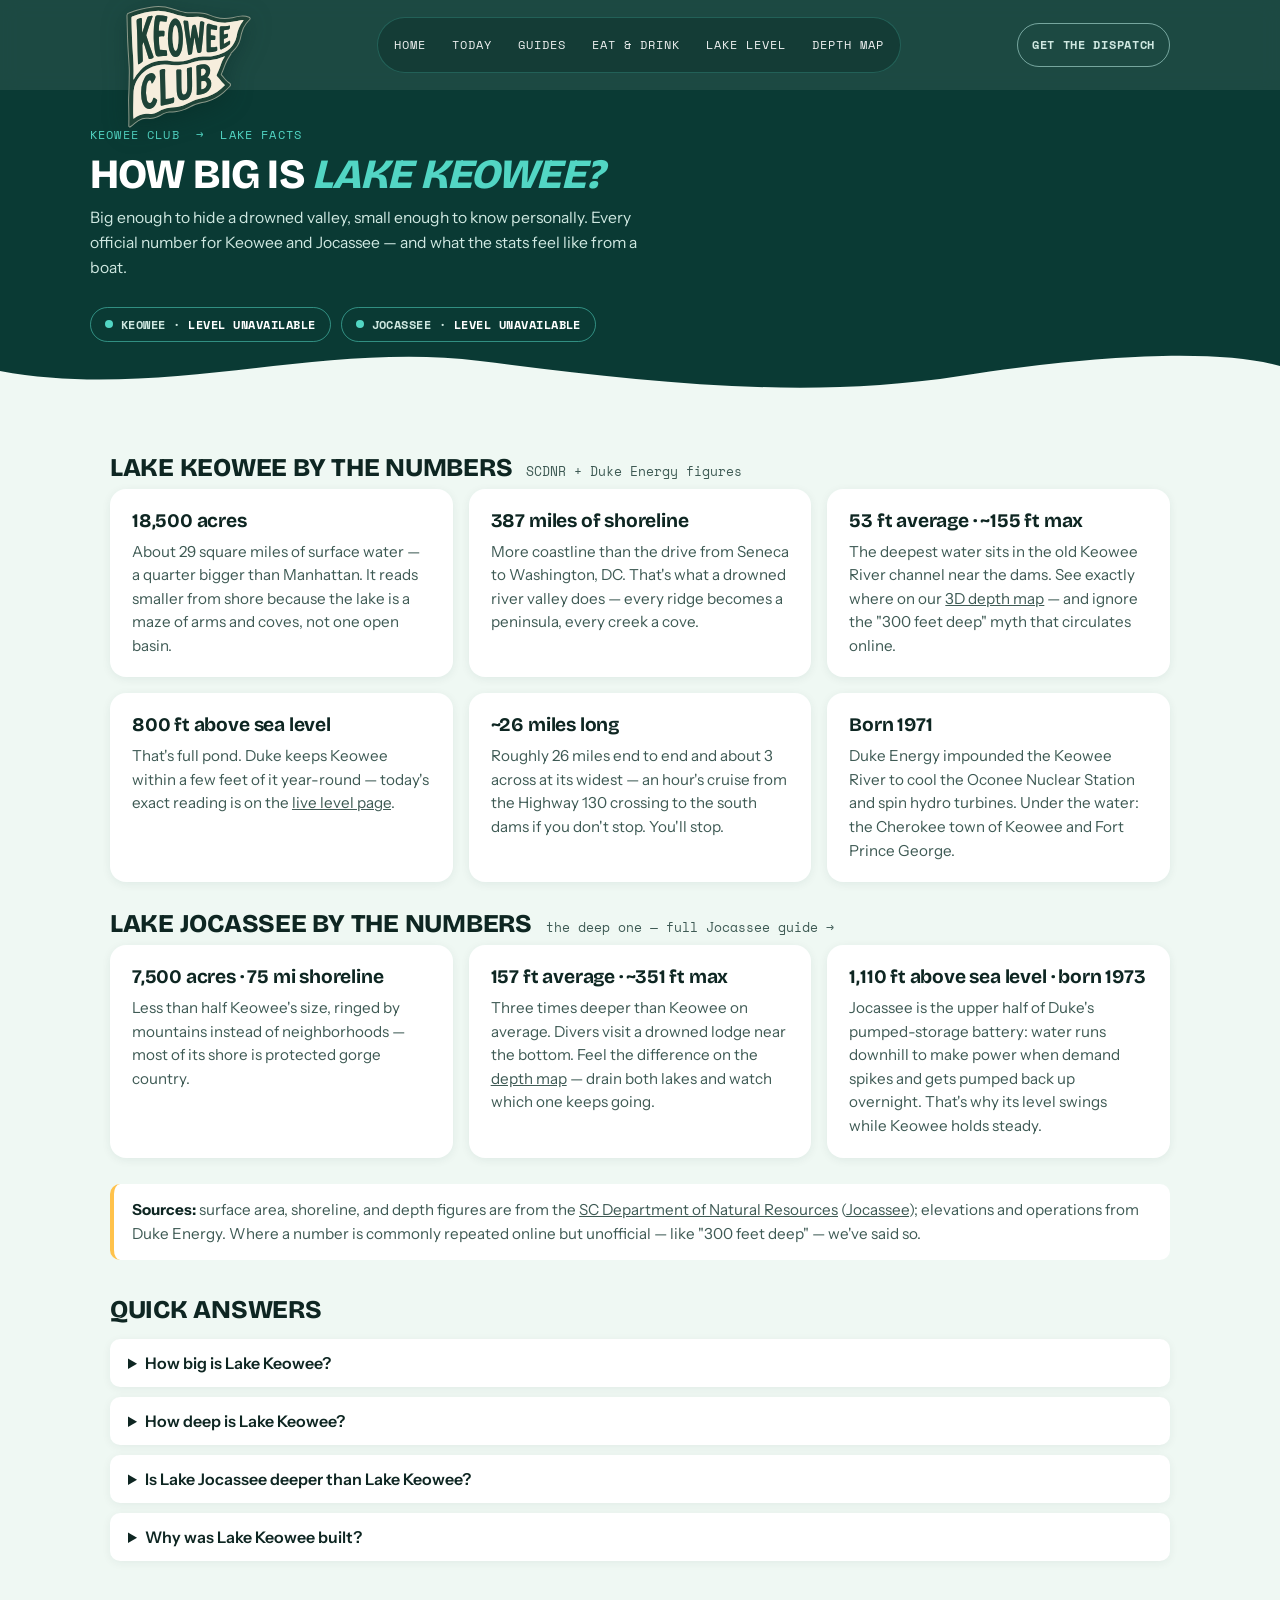
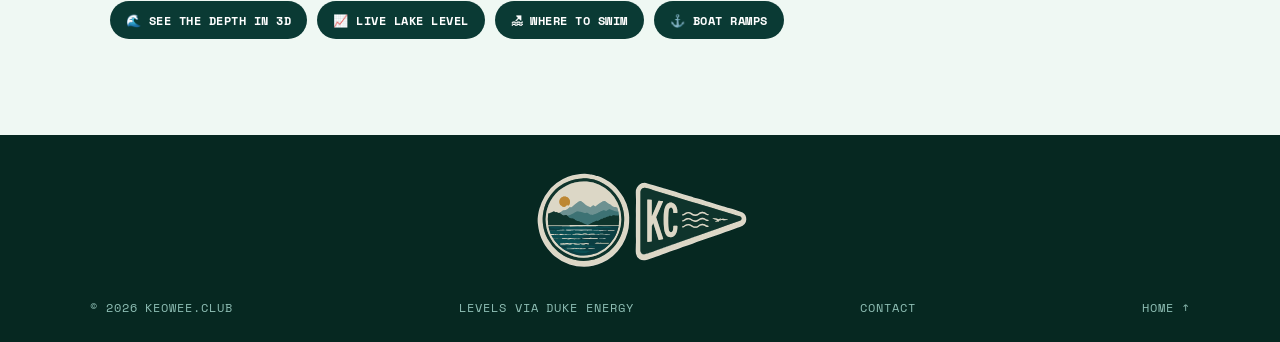
<file: facts/index.html>
<!DOCTYPE html>
<html lang="en">
<head>
<meta charset="UTF-8">
<meta name="viewport" content="width=device-width, initial-scale=1.0">
<title>How Big Is Lake Keowee? Size, Depth &amp; the 297-ft Myth | keowee.club</title>
<meta name="description" content="Official SCDNR figures for Lake Keowee and Jocassee: 18,500 acres, 387 miles of shoreline, 155 ft deep. Plus why the '297 feet' number everyone repeats is wrong.">
<link rel="canonical" href="https://keowee.club/facts/">
<meta name="theme-color" content="#0A3A34">
<link rel="manifest" href="/manifest.webmanifest">
<link rel="icon" type="image/png" sizes="512x512" href="/favicon.png?v=2">
<link rel="apple-touch-icon" href="/apple-touch-icon.png?v=2">
<meta property="og:type" content="website">
<meta property="og:site_name" content="keowee.club">
<meta property="og:title" content="Lake Keowee by the numbers, and the 297-ft myth">
<meta property="og:description" content="18,500 acres, 155 ft deep, and one very persistent myth. Every official figure for Keowee &amp; Jocassee.">
<meta property="og:url" content="https://keowee.club/facts/">
<meta property="og:image" content="https://keowee.club/og.png">
<meta name="twitter:card" content="summary_large_image">
<link rel="preconnect" href="https://fonts.googleapis.com">
<link rel="preconnect" href="https://fonts.gstatic.com" crossorigin>
<link href="https://fonts.googleapis.com/css2?family=Bricolage+Grotesque:opsz,wght@12..96,400..800&family=Instrument+Sans:wght@400;500;600&family=Space+Mono:wght@400;700&display=swap" rel="stylesheet">
<style>
:root{
  --keowee-deep:#0A3A34;--keowee-dusk:#062821;--clearwater:#52D6C4;--clearwater-pale:#BFF3EA;
  --shallows:#EFF8F3;--sunset:#FF6E52;--goldhour:#FFC24B;--ink:#0E2622;--ink-soft:#3E5A54;--card:#FFFFFF;
  --radius-lg:24px;--radius-md:16px;--radius-sm:10px;
  --display:'Bricolage Grotesque',system-ui,sans-serif;--body:'Instrument Sans',system-ui,sans-serif;--mono:'Space Mono',ui-monospace,monospace;
}
*{margin:0;padding:0;box-sizing:border-box}
body{font-family:var(--body);color:var(--ink);background:var(--shallows);-webkit-font-smoothing:antialiased}
a{color:inherit}
:focus-visible{outline:3px solid var(--sunset);outline-offset:2px;border-radius:4px}
.nav{position:sticky;top:0;z-index:50;background:rgba(10,58,52,.92);backdrop-filter:blur(10px);-webkit-backdrop-filter:blur(10px);color:#fff}
.nav-inner{max-width:1100px;margin:0 auto;display:flex;align-items:center;justify-content:space-between;padding:14px 20px;gap:12px}
.wordmark{text-decoration:none;display:flex;flex-direction:column;line-height:1}
.pennant-logo{width:112px;height:auto;display:block;filter:drop-shadow(0 5px 12px rgba(6,40,33,.4))}
.nav-links{display:flex;gap:4px;list-style:none;padding:5px;border:1px solid rgba(82,214,196,.24);border-radius:999px;background:rgba(6,40,33,.38);font-family:var(--mono);font-size:.78rem;text-transform:uppercase;letter-spacing:.08em}
.nav-links a{display:block;padding:7px 11px;border-radius:999px;text-decoration:none;opacity:.92;transition:background .15s ease,color .15s ease,opacity .15s ease}
.nav-links a:hover{opacity:1;color:var(--clearwater);background:rgba(82,214,196,.12)}
.nav-links a[aria-current]{opacity:1;color:var(--keowee-dusk);background:var(--clearwater);font-weight:700;box-shadow:0 2px 8px rgba(6,40,33,.3)}
.nav-cta{font-family:var(--mono);font-size:.72rem;text-transform:uppercase;letter-spacing:.06em;background:var(--sunset);color:#fff;text-decoration:none;padding:9px 14px;border-radius:999px;font-weight:700;white-space:nowrap}
.nav-cta:hover{background:#ff5a3a}
@media(min-width:760px){.pennant-logo{width:152px;margin:-10px 0 -52px}}
@media(max-width:759px){.nav-inner{flex-wrap:wrap;row-gap:2px}.nav-links{order:3;width:100%;flex-wrap:wrap;justify-content:center;gap:2px 4px;padding:0;border:none;background:none;font-size:.72rem}.nav-links a{white-space:nowrap;padding:6px 9px}}

.hero{background:var(--keowee-deep);color:#fff;padding:64px 20px 84px;position:relative}
.hero-inner{max-width:1100px;margin:0 auto}
.crumb{font-family:var(--mono);font-size:.72rem;text-transform:uppercase;letter-spacing:.1em;color:var(--clearwater);margin-bottom:16px}
.crumb a{text-decoration:none}
.hero h1{font-family:var(--display);font-weight:800;font-size:clamp(2rem,5.5vw,3.4rem);letter-spacing:-.02em;line-height:1.02;text-transform:uppercase;max-width:800px}
.hero h1 em{font-style:italic;color:var(--clearwater)}
.hero .sub{margin-top:18px;max-width:640px;font-size:1.05rem;line-height:1.6;color:#CFE8E1}
.level-strip{margin-top:26px;display:flex;flex-wrap:wrap;gap:10px}
.level-chip{display:inline-flex;align-items:center;gap:8px;font-family:var(--mono);font-size:.75rem;font-weight:700;text-transform:uppercase;letter-spacing:.04em;color:#CFE8E1;border:1.5px solid rgba(82,214,196,.55);border-radius:999px;padding:8px 14px}
.level-chip b{color:#fff}
.level-chip .dot{width:8px;height:8px;border-radius:50%;background:var(--clearwater);animation:pulse 2s infinite}
.level-chip[data-state="low"] .dot{background:var(--goldhour)}
@keyframes pulse{0%,100%{opacity:1}50%{opacity:.35}}
.hero-wave{position:absolute;left:0;right:0;bottom:-1px;width:100%;height:60px;display:block}

main{max-width:1100px;margin:0 auto;padding:48px 20px 20px}
.lake-head{display:flex;align-items:baseline;gap:14px;margin:26px 0 6px}
.lake-head h2{font-family:var(--display);font-weight:800;font-size:1.6rem;letter-spacing:-.01em;text-transform:uppercase}
.lake-head .count{font-family:var(--mono);font-size:.8rem;color:var(--ink-soft)}
.lake-sub{color:var(--ink-soft);max-width:640px;margin-bottom:18px;line-height:1.55}
.ramps{display:grid;grid-template-columns:repeat(auto-fill,minmax(310px,1fr));gap:16px;margin-bottom:26px}
.ramp{background:var(--card);border-radius:var(--radius-md);padding:20px 22px;box-shadow:0 2px 10px rgba(10,58,52,.07);display:flex;flex-direction:column;gap:8px}
.ramp h3{font-family:var(--display);font-weight:700;font-size:1.2rem;letter-spacing:-.01em}
.ramp .tags{display:flex;flex-wrap:wrap;gap:6px}
.tag{font-family:var(--mono);font-size:.74rem;font-weight:700;text-transform:uppercase;letter-spacing:.06em;background:var(--clearwater-pale);color:var(--keowee-deep);padding:5px 10px;border-radius:999px}
.tag.town{background:var(--keowee-deep);color:#fff}
.ramp p{font-size:.95rem;color:var(--ink-soft);line-height:1.55}
.ramp .acts{display:flex;flex-wrap:wrap;gap:8px;margin-top:auto;padding-top:10px}
.acts a{font-family:var(--mono);font-size:.74rem;font-weight:700;text-transform:uppercase;letter-spacing:.04em;text-decoration:none;padding:8px 13px;border-radius:999px;border:1.5px solid var(--clearwater);color:var(--keowee-deep);transition:background .15s ease}
.acts a:hover{background:var(--clearwater-pale)}
.note{background:#fff;border-left:4px solid var(--goldhour);border-radius:var(--radius-sm);padding:14px 18px;color:var(--ink-soft);font-size:.95rem;line-height:1.6;margin:6px 0 34px}
.note b{color:var(--ink)}
.faq{margin:14px 0 40px}
.faq h2{font-family:var(--display);font-weight:800;font-size:1.6rem;letter-spacing:-.01em;text-transform:uppercase;margin-bottom:14px}
.faq details{background:#fff;border-radius:var(--radius-sm);padding:14px 18px;margin-bottom:10px;box-shadow:0 2px 10px rgba(10,58,52,.06)}
.faq summary{font-weight:600;cursor:pointer}
.faq p{margin-top:10px;color:var(--ink-soft);line-height:1.6;font-size:.95rem}
.xlinks{display:flex;flex-wrap:wrap;gap:10px;margin:0 0 56px}
.xlinks a{font-family:var(--mono);font-size:.76rem;font-weight:700;text-transform:uppercase;letter-spacing:.04em;text-decoration:none;padding:10px 16px;border-radius:999px;background:var(--keowee-deep);color:#fff}
.xlinks a:hover{background:#0d4a40}

footer{background:var(--keowee-dusk);color:#8FBFB5;padding:26px 20px;margin-top:20px}
.foot-marks{display:flex;justify-content:center;margin-bottom:14px}
.foot-marks img{width:220px;height:auto;opacity:.9}
.foot-inner{max-width:1100px;margin:0 auto;display:flex;flex-wrap:wrap;justify-content:space-between;gap:16px;align-items:center;font-family:var(--mono);font-size:.72rem;text-transform:uppercase;letter-spacing:.08em}
.foot-inner a{text-decoration:none}
.foot-inner a:hover{color:var(--clearwater)}

/* mobile compact chrome */
@media(max-width:759px){
  .nav-inner{padding:8px 14px;row-gap:0}
  .pennant-logo{width:78px}
  .nav-cta{font-size:.6rem;padding:6px 10px}
  .nav-links{flex-wrap:nowrap;justify-content:flex-start;overflow-x:auto;scrollbar-width:none;-webkit-overflow-scrolling:touch;gap:4px;padding:4px 2px 2px}
  .nav-links::-webkit-scrollbar{display:none}
  .nav-links a{padding:6px 10px}
  .hero{padding:34px 18px 60px}
  .hero .sub{font-size:.98rem;margin-top:12px}
}

/* desktop density */
.hero{padding:36px 20px 58px}
.hero h1{font-size:clamp(1.8rem,4vw,2.6rem)}
.hero .sub{margin-top:10px;font-size:.98rem;max-width:560px}
.crumb{margin-bottom:10px}
main{padding-top:26px}
</style>
<script type="application/ld+json">
{"@context":"https://schema.org","@graph":[
 {"@type":"BreadcrumbList","itemListElement":[
  {"@type":"ListItem","position":1,"name":"keowee.club","item":"https://keowee.club/"},
  {"@type":"ListItem","position":2,"name":"Lake Facts","item":"https://keowee.club/facts/"}]},
 {"@type":"FAQPage","mainEntity":[
  {"@type":"Question","name":"How big is Lake Keowee?","acceptedAnswer":{"@type":"Answer","text":"Lake Keowee covers 18,500 acres (about 29 square miles) with 387 miles of shoreline, per SCDNR. It runs roughly 26 miles end to end and about 3 miles across at its widest."}},
  {"@type":"Question","name":"How deep is Lake Keowee?","acceptedAnswer":{"@type":"Answer","text":"Lake Keowee averages 53 feet deep with a maximum depth of approximately 155 feet, according to the South Carolina Department of Natural Resources. Full pond is 800 feet above sea level."}},
  {"@type":"Question","name":"How big is Lake Jocassee?","acceptedAnswer":{"@type":"Answer","text":"Lake Jocassee covers 7,500 acres with 75 miles of shoreline. It is much deeper than Keowee — averaging 157 feet with a maximum around 351 feet — with full pond at 1,110 feet above sea level."}},
  {"@type":"Question","name":"Why was Lake Keowee built?","acceptedAnswer":{"@type":"Answer","text":"Duke Energy impounded the Keowee River in 1971 to cool the Oconee Nuclear Station and generate hydroelectric power. Lake Jocassee, completed in 1973, is the upper reservoir of Duke's pumped-storage system."}}]}
]}
</script>
<link rel="stylesheet" href="/assets/navigation.css">
<script defer src="/assets/navigation.js"></script>
</head>
<body>

<nav class="nav" aria-label="Main">
  <div class="nav-inner">
    <a class="wordmark" href="/" aria-label="Keowee Club home">
      <img class="pennant-logo" src="../brand/keoweeclub.svg" alt="Keowee Club" width="383" height="312">
    </a>
    <button class="nav-toggle" type="button" aria-expanded="false" aria-controls="main-nav-menu">Menu</button>
    <div class="nav-menu" id="main-nav-menu">
    <ul class="nav-links">
      <li><a href="/">Home</a></li>
            <li><a href="/today/">Today</a></li>
<li><a href="/guides/lake-keowee-first-timer/">Guides</a></li>
      <li><a href="/eat-and-drink/">Eat &amp; Drink</a></li>
      <li><a href="/lake-level/">Lake Level</a></li>
      <li><a href="/depth/">Depth Map</a></li>
    </ul>
    <a class="nav-cta" href="/#dispatch">Get the Dispatch</a>
    </div>
  </div>
</nav>

<header class="hero">
  <div class="hero-inner">
    <p class="crumb"><a href="/">Keowee Club</a> &nbsp;→&nbsp; Lake Facts</p>
    <h1>How big is <em>Lake Keowee?</em></h1>
    <p class="sub">Big enough to hide a drowned valley, small enough to know personally. Every official number for Keowee and Jocassee — and what the stats feel like from a boat.</p>
    <div class="level-strip">
      <span class="level-chip" id="chipK"><span class="dot"></span><span>Keowee · <b id="lvlK">checking…</b></span></span>
      <span class="level-chip" id="chipJ"><span class="dot"></span><span>Jocassee · <b id="lvlJ">checking…</b></span></span>
    </div>
  </div>
  <svg class="hero-wave" viewBox="0 0 1440 60" preserveAspectRatio="none" aria-hidden="true"><path d="M0 30C180 60 360 0 540 20s360 40 540 15 300-25 360-10V60H0Z" fill="#EFF8F3"/></svg>
</header>

<main>
  <div class="lake-head"><h2>Lake Keowee by the numbers</h2><span class="count">SCDNR + Duke Energy figures</span></div>
  <div class="ramps">
    <article class="ramp"><h3>18,500 acres</h3><p>About 29 square miles of surface water — a quarter bigger than Manhattan. It reads smaller from shore because the lake is a maze of arms and coves, not one open basin.</p></article>
    <article class="ramp"><h3>387 miles of shoreline</h3><p>More coastline than the drive from Seneca to Washington, DC. That's what a drowned river valley does — every ridge becomes a peninsula, every creek a cove.</p></article>
    <article class="ramp"><h3>53 ft average · ~155 ft max</h3><p>The deepest water sits in the old Keowee River channel near the dams. See exactly where on our <a href="/depth/">3D depth map</a> — and ignore the "300 feet deep" myth that circulates online.</p></article>
    <article class="ramp"><h3>800 ft above sea level</h3><p>That's full pond. Duke keeps Keowee within a few feet of it year-round — today's exact reading is on the <a href="/lake-level/">live level page</a>.</p></article>
    <article class="ramp"><h3>~26 miles long</h3><p>Roughly 26 miles end to end and about 3 across at its widest — an hour's cruise from the Highway 130 crossing to the south dams if you don't stop. You'll stop.</p></article>
    <article class="ramp"><h3>Born 1971</h3><p>Duke Energy impounded the Keowee River to cool the Oconee Nuclear Station and spin hydro turbines. Under the water: the Cherokee town of Keowee and Fort Prince George.</p></article>
  </div>

  <div class="lake-head"><h2>Lake Jocassee by the numbers</h2><span class="count"><a href="/jocassee/" style="text-decoration:none">the deep one — full Jocassee guide →</a></span></div>
  <div class="ramps">
    <article class="ramp"><h3>7,500 acres · 75 mi shoreline</h3><p>Less than half Keowee's size, ringed by mountains instead of neighborhoods — 
most of its shore is protected gorge country.</p></article>
    <article class="ramp"><h3>157 ft average · ~351 ft max</h3><p>Three times deeper than Keowee on average. Divers visit a drowned lodge near the bottom. Feel the difference on the <a href="/depth/">depth map</a> — drain both lakes and watch which one keeps going.</p></article>
    <article class="ramp"><h3>1,110 ft above sea level · born 1973</h3><p>Jocassee is the upper half of Duke's pumped-storage battery: water runs downhill to make power when demand spikes and gets pumped back up overnight. That's why its level swings while Keowee holds steady.</p></article>
  </div>

  <div class="note"><b>Sources:</b> surface area, shoreline, and depth figures are from the <a href="https://www.dnr.sc.gov/lakes/keowee/description.html" rel="noopener" target="_blank">SC Department of Natural Resources</a> (<a href="https://www.dnr.sc.gov/lakes/jocassee/description.html" rel="noopener" target="_blank">Jocassee</a>); elevations and operations from Duke Energy. Where a number is commonly repeated online but unofficial — like "300 feet deep" — we've said so.</div>

  <section class="faq">
    <h2>Quick answers</h2>
    <details><summary>How big is Lake Keowee?</summary><p>18,500 acres — about 29 square miles — with 387 miles of shoreline, roughly 26 miles long and 3 miles wide at its widest.</p></details>
    <details><summary>How deep is Lake Keowee?</summary><p>53 feet on average, about 155 feet at its deepest point in the old river channel near the dams. The oft-quoted "297–300 feet" figure is a myth.</p></details>
    <details><summary>Is Lake Jocassee deeper than Lake Keowee?</summary><p>Much deeper — 157 feet on average versus Keowee's 53, with a maximum around 351 feet.</p></details>
    <details><summary>Why was Lake Keowee built?</summary><p>Duke Energy created it in 1971 to cool the Oconee Nuclear Station and generate hydropower; Jocassee (1973) stores energy as pumped water uphill.</p></details>
  </section>

  <div class="xlinks">
    <a href="/depth/">🌊 See the depth in 3D</a>
    <a href="/lake-level/">📈 Live lake level</a>
    <a href="/swim/">🏖 Where to swim</a>
    <a href="/boat-ramps/">⚓ Boat ramps</a>
  </div>
</main>

<footer>
  <div class="foot-marks" aria-hidden="true"><img src="../brand/footer-marks.svg" alt="" loading="lazy" width="329" height="140"></div>
  <div class="foot-inner">
    <span>© 2026 keowee.club</span>
    <span>Levels via Duke Energy</span>
    <a href="/contact/">Contact</a>
    <a href="/">Home ↑</a>
  </div>
</footer>

<script>
(function(){
  fetch('https://api.hydro-derived.duke-energy.app/lakes/current-level')
    .then(function(r){if(!r.ok)throw 0;return r.json();})
    .then(function(lakes){
      [['KEOWEE','lvlK','chipK',95],['JOCASSEE','lvlJ','chipJ',88]].forEach(function(cfg){
        var l=lakes.find(function(x){return x.LakeName===cfg[0];});
        var p=l&&parseFloat(l.Actual);
        if(!p||isNaN(p)){document.getElementById(cfg[1]).textContent='level unavailable';return;}
        var d=Math.max(0,100-p);
        document.getElementById(cfg[1]).textContent=d<=0.1?'full pond':(Math.round(d*10)/10)+' ft below full';
        if(p<cfg[3])document.getElementById(cfg[2]).setAttribute('data-state','low');
      });
    })
    .catch(function(){
      document.getElementById('lvlK').textContent='level unavailable';
      document.getElementById('lvlJ').textContent='level unavailable';
    });
})();
</script>
<!-- Cloudflare Web Analytics -->
<script defer src="https://static.cloudflareinsights.com/beacon.min.js" data-cf-beacon='{"token": "6ffce0786eb54943b7422d812178fe84"}'></script>
<!-- End Cloudflare Web Analytics -->
<script defer src="https://cloud.umami.is/script.js" data-website-id="293cc55f-258d-4388-953c-41b49d0dd6ca"></script>
</body>
</html>
</file>
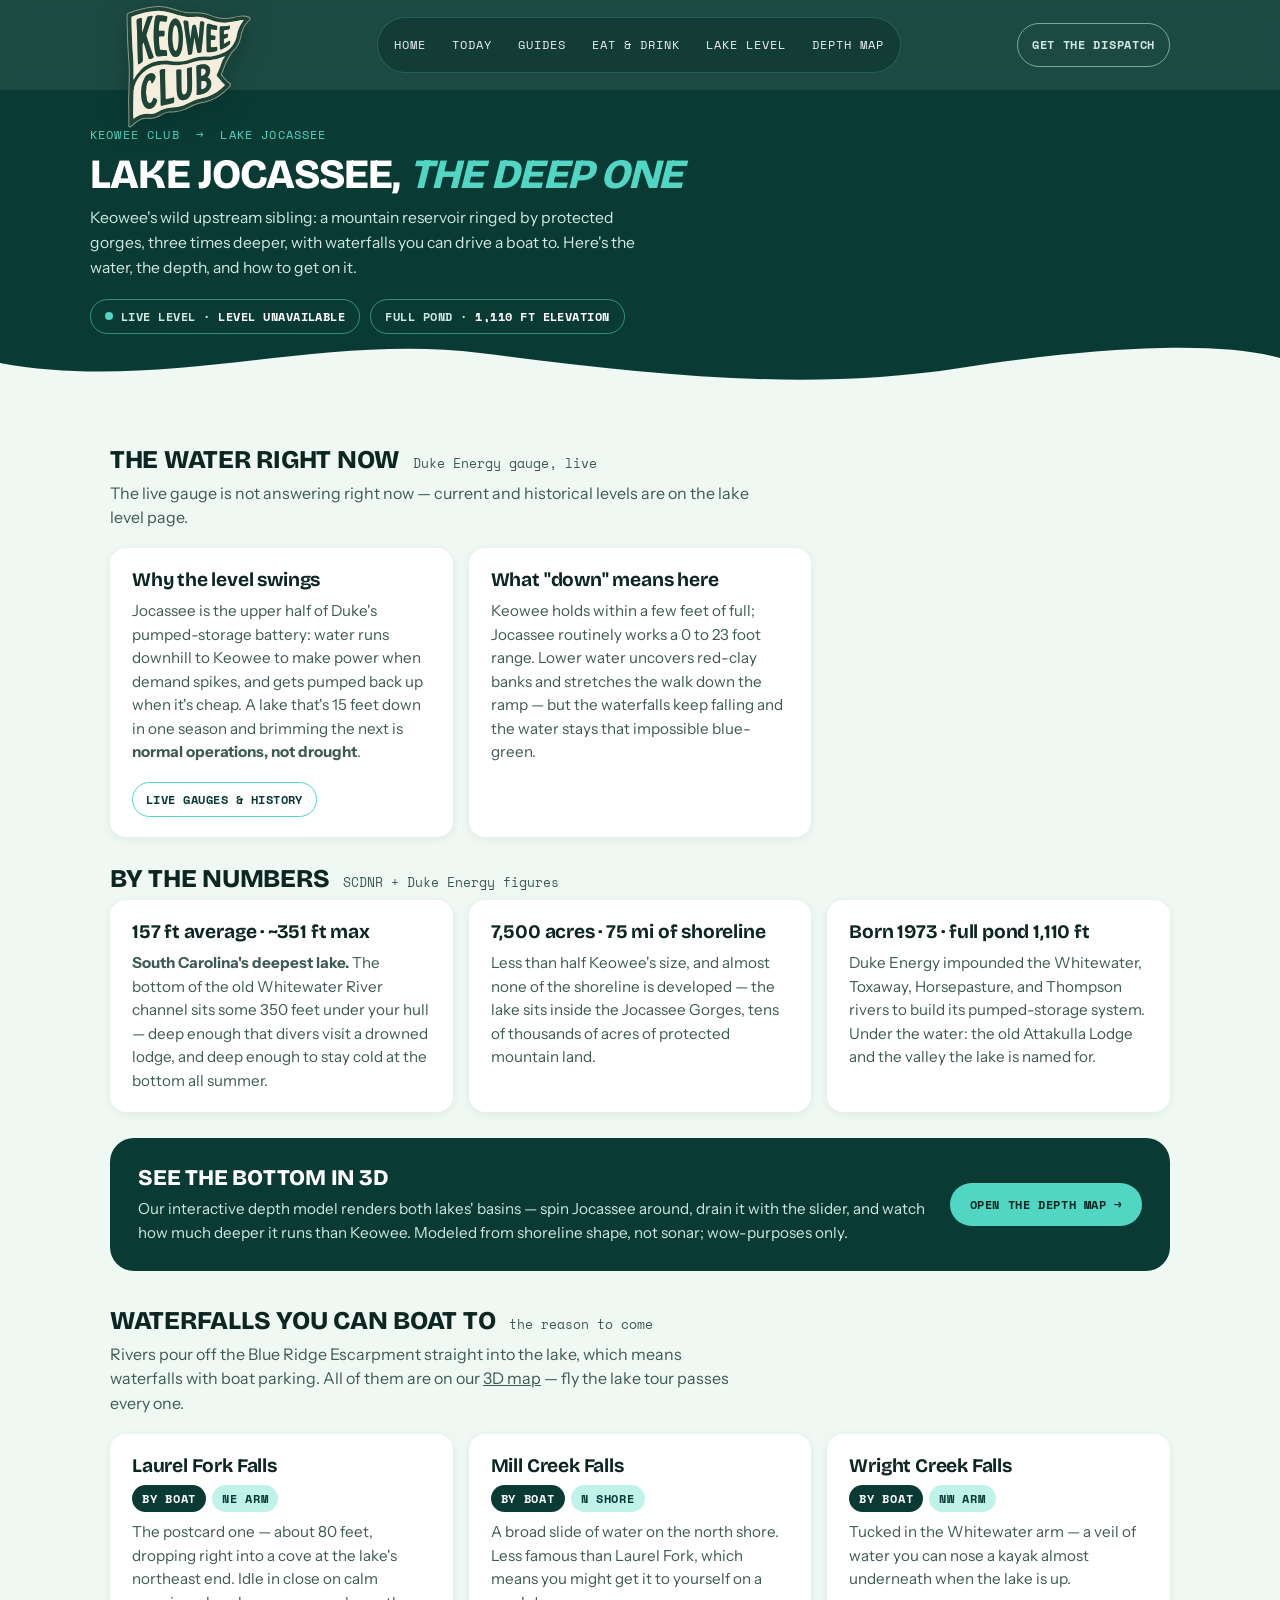
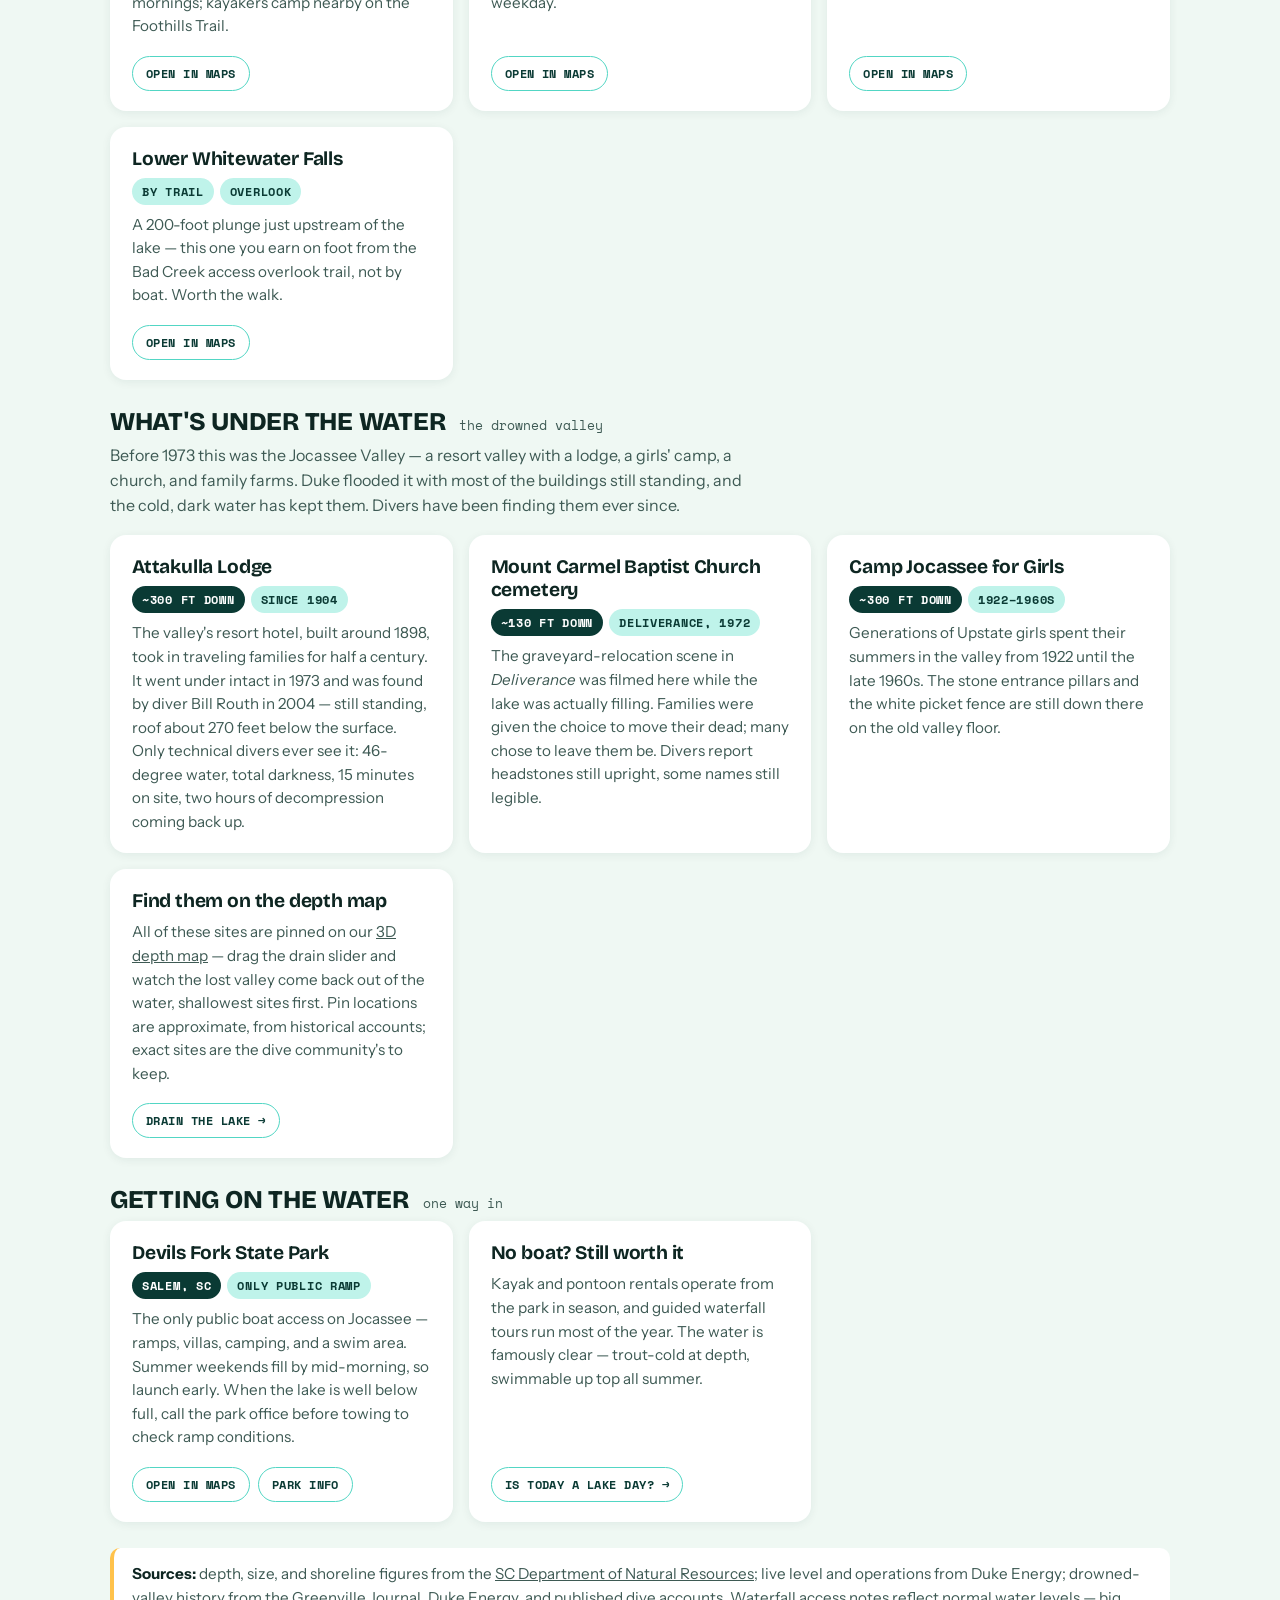
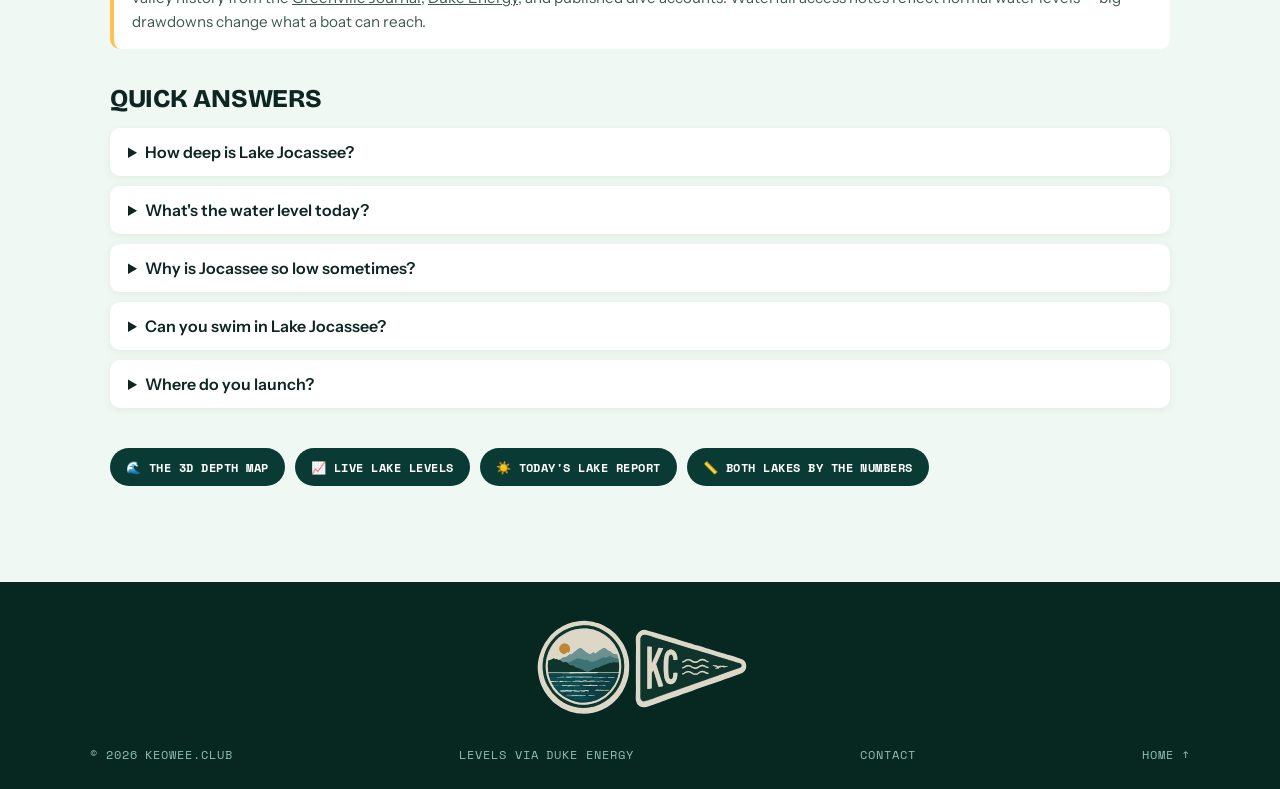
<file: jocassee/index.html>
<!DOCTYPE html>
<html lang="en">
<head>
<meta charset="UTF-8">
<meta name="viewport" content="width=device-width, initial-scale=1.0">
<title>Lake Jocassee: Depth, Water Level &amp; Waterfalls | keowee.club</title>
<meta name="description" content="Lake Jocassee is South Carolina's deepest lake — 157 ft average, about 351 ft at maximum. Live water level from Duke Energy's gauge, the waterfalls you can reach by boat, and how to launch at Devils Fork State Park.">
<link rel="canonical" href="https://keowee.club/jocassee/">
<meta name="theme-color" content="#0A3A34">
<link rel="manifest" href="/manifest.webmanifest">
<link rel="icon" type="image/png" sizes="512x512" href="/favicon.png?v=2">
<link rel="apple-touch-icon" href="/apple-touch-icon.png?v=2">
<meta property="og:type" content="website">
<meta property="og:site_name" content="keowee.club">
<meta property="og:title" content="Lake Jocassee: depth, water level &amp; waterfalls">
<meta property="og:description" content="South Carolina's deepest lake — live level, 3D depth model, and the waterfalls you can boat to.">
<meta property="og:url" content="https://keowee.club/jocassee/">
<meta property="og:image" content="https://keowee.club/og.png">
<meta name="twitter:card" content="summary_large_image">
<link rel="preconnect" href="https://fonts.googleapis.com">
<link rel="preconnect" href="https://fonts.gstatic.com" crossorigin>
<link href="https://fonts.googleapis.com/css2?family=Bricolage+Grotesque:opsz,wght@12..96,400..800&family=Instrument+Sans:wght@400;500;600&family=Space+Mono:wght@400;700&display=swap" rel="stylesheet">
<style>
:root{
  --keowee-deep:#0A3A34;--keowee-dusk:#062821;--clearwater:#52D6C4;--clearwater-pale:#BFF3EA;
  --shallows:#EFF8F3;--sunset:#FF6E52;--goldhour:#FFC24B;--ink:#0E2622;--ink-soft:#3E5A54;--card:#FFFFFF;
  --radius-lg:24px;--radius-md:16px;--radius-sm:10px;
  --display:'Bricolage Grotesque',system-ui,sans-serif;--body:'Instrument Sans',system-ui,sans-serif;--mono:'Space Mono',ui-monospace,monospace;
}
*{margin:0;padding:0;box-sizing:border-box}
body{font-family:var(--body);color:var(--ink);background:var(--shallows);-webkit-font-smoothing:antialiased}
a{color:inherit}
:focus-visible{outline:3px solid var(--sunset);outline-offset:2px;border-radius:4px}
.nav{position:sticky;top:0;z-index:50;background:rgba(10,58,52,.92);backdrop-filter:blur(10px);-webkit-backdrop-filter:blur(10px);color:#fff}
.nav-inner{max-width:1100px;margin:0 auto;display:flex;align-items:center;justify-content:space-between;padding:14px 20px;gap:12px}
.wordmark{text-decoration:none;display:flex;flex-direction:column;line-height:1}
.pennant-logo{width:112px;height:auto;display:block;filter:drop-shadow(0 5px 12px rgba(6,40,33,.4))}
.nav-links{display:flex;gap:4px;list-style:none;padding:5px;border:1px solid rgba(82,214,196,.24);border-radius:999px;background:rgba(6,40,33,.38);font-family:var(--mono);font-size:.78rem;text-transform:uppercase;letter-spacing:.08em}
.nav-links a{display:block;padding:7px 11px;border-radius:999px;text-decoration:none;opacity:.92;transition:background .15s ease,color .15s ease,opacity .15s ease}
.nav-links a:hover{opacity:1;color:var(--clearwater);background:rgba(82,214,196,.12)}
.nav-cta{font-family:var(--mono);font-size:.72rem;text-transform:uppercase;letter-spacing:.06em;background:var(--sunset);color:#fff;text-decoration:none;padding:9px 14px;border-radius:999px;font-weight:700;white-space:nowrap}
.nav-cta:hover{background:#ff5a3a}
@media(min-width:760px){.pennant-logo{width:152px;margin:-10px 0 -52px}}

.hero{background:var(--keowee-deep);color:#fff;position:relative}
.hero-inner{max-width:1100px;margin:0 auto}
.crumb{font-family:var(--mono);font-size:.72rem;text-transform:uppercase;letter-spacing:.1em;color:var(--clearwater)}
.crumb a{text-decoration:none}
.hero h1{font-family:var(--display);font-weight:800;letter-spacing:-.02em;line-height:1.02;text-transform:uppercase}
.hero h1 em{font-style:italic;color:var(--clearwater)}
.hero .sub{color:#CFE8E1;line-height:1.6}
.level-strip{display:flex;flex-wrap:wrap;gap:10px;margin-top:18px}
.level-chip{display:inline-flex;align-items:center;gap:8px;font-family:var(--mono);font-size:.75rem;font-weight:700;text-transform:uppercase;letter-spacing:.04em;color:#CFE8E1;border:1.5px solid rgba(82,214,196,.55);border-radius:999px;padding:8px 14px}
.level-chip b{color:#fff}
.level-chip .dot{width:8px;height:8px;border-radius:50%;background:var(--clearwater);animation:pulse 2s infinite}
.level-chip[data-state="low"] .dot{background:var(--goldhour)}
@keyframes pulse{0%,100%{opacity:1}50%{opacity:.35}}
.hero-wave{position:absolute;left:0;right:0;bottom:-1px;width:100%;height:60px;display:block}

main{max-width:1100px;margin:0 auto;padding:48px 20px 20px}
.lake-head{display:flex;align-items:baseline;gap:14px;margin:26px 0 6px}
.lake-head h2{font-family:var(--display);font-weight:800;font-size:1.6rem;letter-spacing:-.01em;text-transform:uppercase}
.lake-head .count{font-family:var(--mono);font-size:.8rem;color:var(--ink-soft)}
.lake-sub{color:var(--ink-soft);max-width:640px;margin-bottom:18px;line-height:1.55}
.ramps{display:grid;grid-template-columns:repeat(auto-fill,minmax(310px,1fr));gap:16px;margin-bottom:26px}
.ramp{background:var(--card);border-radius:var(--radius-md);padding:20px 22px;box-shadow:0 2px 10px rgba(10,58,52,.07);display:flex;flex-direction:column;gap:8px}
.ramp h3{font-family:var(--display);font-weight:700;font-size:1.2rem;letter-spacing:-.01em}
.ramp .tags{display:flex;flex-wrap:wrap;gap:6px}
.tag{font-family:var(--mono);font-size:.74rem;font-weight:700;text-transform:uppercase;letter-spacing:.06em;background:var(--clearwater-pale);color:var(--keowee-deep);padding:5px 10px;border-radius:999px}
.tag.town{background:var(--keowee-deep);color:#fff}
.ramp p{font-size:.95rem;color:var(--ink-soft);line-height:1.55}
.ramp .acts{display:flex;flex-wrap:wrap;gap:8px;margin-top:auto;padding-top:10px}
.acts a{font-family:var(--mono);font-size:.74rem;font-weight:700;text-transform:uppercase;letter-spacing:.04em;text-decoration:none;padding:8px 13px;border-radius:999px;border:1.5px solid var(--clearwater);color:var(--keowee-deep);transition:background .15s ease}
.acts a:hover{background:var(--clearwater-pale)}
.note{background:#fff;border-left:4px solid var(--goldhour);border-radius:var(--radius-sm);padding:14px 18px;color:var(--ink-soft);font-size:.95rem;line-height:1.6;margin:6px 0 34px}
.note b{color:var(--ink)}
.deepcta{background:var(--keowee-deep);color:#fff;border-radius:var(--radius-lg);padding:26px 28px;margin:6px 0 34px;display:flex;flex-wrap:wrap;align-items:center;gap:18px}
.deepcta .copy{flex:1 1 320px}
.deepcta h2{font-family:var(--display);font-weight:800;font-size:1.4rem;text-transform:uppercase;letter-spacing:-.01em}
.deepcta p{margin-top:6px;color:#CFE8E1;font-size:.95rem;line-height:1.55}
.deepcta a{font-family:var(--mono);font-size:.78rem;font-weight:700;text-transform:uppercase;letter-spacing:.05em;background:var(--clearwater);color:var(--keowee-dusk);text-decoration:none;padding:12px 20px;border-radius:999px;white-space:nowrap}
.deepcta a:hover{background:#7de3d4}
.faq{margin:14px 0 40px}
.faq h2{font-family:var(--display);font-weight:800;font-size:1.6rem;letter-spacing:-.01em;text-transform:uppercase;margin-bottom:14px}
.faq details{background:#fff;border-radius:var(--radius-sm);padding:14px 18px;margin-bottom:10px;box-shadow:0 2px 10px rgba(10,58,52,.06)}
.faq summary{font-weight:600;cursor:pointer}
.faq p{margin-top:10px;color:var(--ink-soft);line-height:1.6;font-size:.95rem}
.xlinks{display:flex;flex-wrap:wrap;gap:10px;margin:0 0 56px}
.xlinks a{font-family:var(--mono);font-size:.76rem;font-weight:700;text-transform:uppercase;letter-spacing:.04em;text-decoration:none;padding:10px 16px;border-radius:999px;background:var(--keowee-deep);color:#fff}
.xlinks a:hover{background:#0d4a40}

footer{background:var(--keowee-dusk);color:#8FBFB5;padding:26px 20px;margin-top:20px}
.foot-marks{display:flex;justify-content:center;margin-bottom:14px}
.foot-marks img{width:220px;height:auto;opacity:.9}
.foot-inner{max-width:1100px;margin:0 auto;display:flex;flex-wrap:wrap;justify-content:space-between;gap:16px;align-items:center;font-family:var(--mono);font-size:.72rem;text-transform:uppercase;letter-spacing:.08em}
.foot-inner a{text-decoration:none}
.foot-inner a:hover{color:var(--clearwater)}

/* mobile compact chrome */
@media(max-width:759px){
  .nav-inner{padding:8px 14px;row-gap:0}
  .pennant-logo{width:78px}
  .nav-cta{font-size:.6rem;padding:6px 10px}
  .nav-links{flex-wrap:nowrap;justify-content:flex-start;overflow-x:auto;scrollbar-width:none;-webkit-overflow-scrolling:touch;gap:4px;padding:4px 2px 2px}
  .nav-links::-webkit-scrollbar{display:none}
  .nav-links a{padding:6px 10px}
  .hero{padding:34px 18px 60px}
  .hero .sub{font-size:.98rem;margin-top:12px}
  .deepcta{padding:20px 18px}
}

/* desktop density */
.hero{padding:36px 20px 58px}
.hero h1{font-size:clamp(1.8rem,4vw,2.6rem)}
.hero .sub{margin-top:10px;font-size:.98rem;max-width:560px}
.crumb{margin-bottom:10px}
main{padding-top:26px}
</style>
<script type="application/ld+json">
{"@context":"https://schema.org","@graph":[
 {"@type":"BreadcrumbList","itemListElement":[
  {"@type":"ListItem","position":1,"name":"keowee.club","item":"https://keowee.club/"},
  {"@type":"ListItem","position":2,"name":"Lake Jocassee","item":"https://keowee.club/jocassee/"}]},
 {"@type":"FAQPage","mainEntity":[
  {"@type":"Question","name":"How deep is Lake Jocassee?","acceptedAnswer":{"@type":"Answer","text":"Lake Jocassee averages 157 feet deep with a maximum depth of approximately 351 feet, per the South Carolina Department of Natural Resources — making it South Carolina's deepest lake. Full pond is 1,110 feet above sea level."}},
  {"@type":"Question","name":"What is the water level of Lake Jocassee today?","acceptedAnswer":{"@type":"Answer","text":"The live reading from Duke Energy's gauge is shown on this page and on keowee.club/lake-level/, expressed in feet below the 1,110-foot full pond. Jocassee routinely runs anywhere from full to 20-plus feet down because it is the upper reservoir of Duke's pumped-storage system."}},
  {"@type":"Question","name":"Why is Lake Jocassee so low sometimes?","acceptedAnswer":{"@type":"Answer","text":"Duke Energy moves water between Jocassee and Lake Keowee to generate power when demand spikes and pumps it back when demand is low. Those swings are normal operations, not drought — though drought can deepen them."}},
  {"@type":"Question","name":"Can you boat to waterfalls on Lake Jocassee?","acceptedAnswer":{"@type":"Answer","text":"Yes. Laurel Fork Falls, Mill Creek Falls, and Wright Creek Falls all spill into the lake and are reachable by boat, kayak, or rented pontoon. Lower Whitewater Falls is just upstream of the lake and is seen from a hiking overlook rather than the water."}},
  {"@type":"Question","name":"Where do you launch a boat on Lake Jocassee?","acceptedAnswer":{"@type":"Answer","text":"Devils Fork State Park in Salem, SC is the only public boat access on Lake Jocassee. On summer weekends the lots can fill by mid-morning, so arrive early. When the lake is well below full, call the park office to check ramp conditions before towing."}}]}
]}
</script>
<link rel="stylesheet" href="/assets/navigation.css">
<script defer src="/assets/navigation.js"></script>
</head>
<body>

<nav class="nav" aria-label="Main">
  <div class="nav-inner">
    <a class="wordmark" href="/" aria-label="Keowee Club home">
      <img class="pennant-logo" src="../brand/keoweeclub.svg" alt="Keowee Club" width="383" height="312">
    </a>
    <button class="nav-toggle" type="button" aria-expanded="false" aria-controls="main-nav-menu">Menu</button>
    <div class="nav-menu" id="main-nav-menu">
    <ul class="nav-links">
      <li><a href="/">Home</a></li>
      <li><a href="/today/">Today</a></li>
      <li><a href="/guides/lake-keowee-first-timer/">Guides</a></li>
      <li><a href="/eat-and-drink/">Eat &amp; Drink</a></li>
      <li><a href="/lake-level/">Lake Level</a></li>
      <li><a href="/depth/">Depth Map</a></li>
    </ul>
    <a class="nav-cta" href="/#dispatch">Get the Dispatch</a>
    </div>
  </div>
</nav>

<header class="hero">
  <div class="hero-inner">
    <p class="crumb"><a href="/">Keowee Club</a> &nbsp;→&nbsp; Lake Jocassee</p>
    <h1>Lake Jocassee, <em>the deep one</em></h1>
    <p class="sub">Keowee's wild upstream sibling: a mountain reservoir ringed by protected gorges, three times deeper, with waterfalls you can drive a boat to. Here's the water, the depth, and how to get on it.</p>
    <div class="level-strip">
      <span class="level-chip" id="chipJ"><span class="dot"></span><span>Live level · <b id="lvlJ">checking…</b></span></span>
      <span class="level-chip"><span>Full pond · <b>1,110 ft elevation</b></span></span>
    </div>
  </div>
  <svg class="hero-wave" viewBox="0 0 1440 60" preserveAspectRatio="none" aria-hidden="true"><path d="M0 30C180 60 360 0 540 20s360 40 540 15 300-25 360-10V60H0Z" fill="#EFF8F3"/></svg>
</header>

<main>
  <div class="lake-head"><h2>The water right now</h2><span class="count">Duke Energy gauge, live</span></div>
  <p class="lake-sub" id="lvlStory">Reading the gauge…</p>
  <div class="ramps">
    <article class="ramp"><h3>Why the level swings</h3><p>Jocassee is the upper half of Duke's pumped-storage battery: water runs downhill to Keowee to make power when demand spikes, and gets pumped back up when it's cheap. A lake that's 15 feet down in one season and brimming the next is <b>normal operations, not drought</b>.</p><div class="acts"><a href="/lake-level/">Live gauges &amp; history</a></div></article>
    <article class="ramp"><h3>What "down" means here</h3><p>Keowee holds within a few feet of full; Jocassee routinely works a 0 to 23 foot range. Lower water uncovers red-clay banks and stretches the walk down the ramp — but the waterfalls keep falling and the water stays that impossible blue-green.</p></article>
  </div>

  <div class="lake-head"><h2>By the numbers</h2><span class="count">SCDNR + Duke Energy figures</span></div>
  <div class="ramps">
    <article class="ramp"><h3>157 ft average · ~351 ft max</h3><p><b>South Carolina's deepest lake.</b> The bottom of the old Whitewater River channel sits some 350 feet under your hull — deep enough that divers visit a drowned lodge, and deep enough to stay cold at the bottom all summer.</p></article>
    <article class="ramp"><h3>7,500 acres · 75 mi of shoreline</h3><p>Less than half Keowee's size, and almost none of the shoreline is developed — the lake sits inside the Jocassee Gorges, tens of thousands of acres of protected mountain land.</p></article>
    <article class="ramp"><h3>Born 1973 · full pond 1,110 ft</h3><p>Duke Energy impounded the Whitewater, Toxaway, Horsepasture, and Thompson rivers to build its pumped-storage system. Under the water: the old Attakulla Lodge and the valley the lake is named for.</p></article>
  </div>

  <div class="deepcta">
    <div class="copy">
      <h2>See the bottom in 3D</h2>
      <p>Our interactive depth model renders both lakes' basins — spin Jocassee around, drain it with the slider, and watch how much deeper it runs than Keowee. Modeled from shoreline shape, not sonar; wow-purposes only.</p>
    </div>
    <a href="/depth/">Open the depth map →</a>
  </div>

  <div class="lake-head"><h2>Waterfalls you can boat to</h2><span class="count">the reason to come</span></div>
  <p class="lake-sub">Rivers pour off the Blue Ridge Escarpment straight into the lake, which means waterfalls with boat parking. All of them are on our <a href="/depth/">3D map</a> — fly the lake tour passes every one.</p>
  <div class="ramps">
    <article class="ramp"><h3>Laurel Fork Falls</h3><div class="tags"><span class="tag town">By boat</span><span class="tag">NE arm</span></div><p>The postcard one — about 80 feet, dropping right into a cove at the lake's northeast end. Idle in close on calm mornings; kayakers camp nearby on the Foothills Trail.</p><div class="acts"><a href="https://www.google.com/maps/search/?api=1&amp;query=35.03171,-82.89423" rel="noopener" target="_blank">Open in Maps</a></div></article>
    <article class="ramp"><h3>Mill Creek Falls</h3><div class="tags"><span class="tag town">By boat</span><span class="tag">N shore</span></div><p>A broad slide of water on the north shore. Less famous than Laurel Fork, which means you might get it to yourself on a weekday.</p><div class="acts"><a href="https://www.google.com/maps/search/?api=1&amp;query=35.03746,-82.93756" rel="noopener" target="_blank">Open in Maps</a></div></article>
    <article class="ramp"><h3>Wright Creek Falls</h3><div class="tags"><span class="tag town">By boat</span><span class="tag">NW arm</span></div><p>Tucked in the Whitewater arm — a veil of water you can nose a kayak almost underneath when the lake is up.</p><div class="acts"><a href="https://www.google.com/maps/search/?api=1&amp;query=35.00748,-82.97594" rel="noopener" target="_blank">Open in Maps</a></div></article>
    <article class="ramp"><h3>Lower Whitewater Falls</h3><div class="tags"><span class="tag">By trail</span><span class="tag">Overlook</span></div><p>A 200-foot plunge just upstream of the lake — this one you earn on foot from the Bad Creek access overlook trail, not by boat. Worth the walk.</p><div class="acts"><a href="https://www.google.com/maps/search/?api=1&amp;query=35.01643,-82.99304" rel="noopener" target="_blank">Open in Maps</a></div></article>
  </div>

  <div class="lake-head"><h2>What's under the water</h2><span class="count">the drowned valley</span></div>
  <p class="lake-sub">Before 1973 this was the Jocassee Valley — a resort valley with a lodge, a girls' camp, a church, and family farms. Duke flooded it with most of the buildings still standing, and the cold, dark water has kept them. Divers have been finding them ever since.</p>
  <div class="ramps">
    <article class="ramp"><h3>Attakulla Lodge</h3><div class="tags"><span class="tag town">~300 ft down</span><span class="tag">Since 1904</span></div><p>The valley's resort hotel, built around 1898, took in traveling families for half a century. It went under intact in 1973 and was found by diver Bill Routh in 2004 — still standing, roof about 270 feet below the surface. Only technical divers ever see it: 46-degree water, total darkness, 15 minutes on site, two hours of decompression coming back up.</p></article>
    <article class="ramp"><h3>Mount Carmel Baptist Church cemetery</h3><div class="tags"><span class="tag town">~130 ft down</span><span class="tag">Deliverance, 1972</span></div><p>The graveyard-relocation scene in <i>Deliverance</i> was filmed here while the lake was actually filling. Families were given the choice to move their dead; many chose to leave them be. Divers report headstones still upright, some names still legible.</p></article>
    <article class="ramp"><h3>Camp Jocassee for Girls</h3><div class="tags"><span class="tag town">~300 ft down</span><span class="tag">1922–1960s</span></div><p>Generations of Upstate girls spent their summers in the valley from 1922 until the late 1960s. The stone entrance pillars and the white picket fence are still down there on the old valley floor.</p></article>
    <article class="ramp"><h3>Find them on the depth map</h3><p>All of these sites are pinned on our <a href="/depth/">3D depth map</a> — drag the drain slider and watch the lost valley come back out of the water, shallowest sites first. Pin locations are approximate, from historical accounts; exact sites are the dive community's to keep.</p><div class="acts"><a href="/depth/">Drain the lake →</a></div></article>
  </div>

  <div class="lake-head"><h2>Getting on the water</h2><span class="count">one way in</span></div>
  <div class="ramps">
    <article class="ramp"><h3>Devils Fork State Park</h3><div class="tags"><span class="tag town">Salem, SC</span><span class="tag">Only public ramp</span></div><p>The only public boat access on Jocassee — ramps, villas, camping, and a swim area. Summer weekends fill by mid-morning, so launch early. When the lake is well below full, call the park office before towing to check ramp conditions.</p><div class="acts"><a href="https://www.google.com/maps/search/?api=1&amp;query=Devils%20Fork%20State%20Park%2C%20Salem%2C%20SC" rel="noopener" target="_blank">Open in Maps</a><a href="https://southcarolinaparks.com/devils-fork" rel="noopener" target="_blank">Park info</a></div></article>
    <article class="ramp"><h3>No boat? Still worth it</h3><p>Kayak and pontoon rentals operate from the park in season, and guided waterfall tours run most of the year. The water is famously clear — trout-cold at depth, swimmable up top all summer.</p><div class="acts"><a href="/today/">Is today a lake day? →</a></div></article>
  </div>

  <div class="note"><b>Sources:</b> depth, size, and shoreline figures from the <a href="https://www.dnr.sc.gov/lakes/jocassee/description.html" rel="noopener" target="_blank">SC Department of Natural Resources</a>; live level and operations from Duke Energy; drowned-valley history from the <a href="https://greenvillejournal.com/outdoors-recreation/diving-deep-the-hidden-history-beneath-our-upstate-sc-lakes/" rel="noopener" target="_blank">Greenville Journal</a>, <a href="https://illumination.duke-energy.com/articles/dive-into-the-allure-of-south-carolinas-lake-jocassee" rel="noopener" target="_blank">Duke Energy</a>, and published dive accounts. Waterfall access notes reflect normal water levels — big drawdowns change what a boat can reach.</div>

  <section class="faq">
    <h2>Quick answers</h2>
    <details><summary>How deep is Lake Jocassee?</summary><p>157 feet on average, about 351 feet at maximum per SCDNR — South Carolina's deepest lake. For comparison, neighboring Keowee averages 53 feet.</p></details>
    <details><summary>What's the water level today?</summary><p>The live chip at the top of this page reads Duke's gauge right now, in feet below the 1,110-foot full pond. History and both lakes' gauges live on the <a href="/lake-level/">lake level page</a>.</p></details>
    <details><summary>Why is Jocassee so low sometimes?</summary><p>Pumped storage: Duke runs water downhill to Keowee for power and pumps it back overnight. Multi-foot swings are routine and reverse themselves — it's an energy schedule, not a drought alarm.</p></details>
    <details><summary>Can you swim in Lake Jocassee?</summary><p>Yes — the water is exceptionally clear and comfortable at the surface in summer, with a designated swim area at Devils Fork. It gets cold fast below the surface layers; this is a trout lake at depth.</p></details>
    <details><summary>Where do you launch?</summary><p>Devils Fork State Park in Salem is the only public access. Arrive early on summer weekends.</p></details>
  </section>

  <div class="xlinks">
    <a href="/depth/">🌊 The 3D depth map</a>
    <a href="/lake-level/">📈 Live lake levels</a>
    <a href="/today/">☀️ Today's lake report</a>
    <a href="/facts/">📏 Both lakes by the numbers</a>
  </div>
</main>

<footer>
  <div class="foot-marks" aria-hidden="true"><img src="../brand/footer-marks.svg" alt="" loading="lazy" width="329" height="140"></div>
  <div class="foot-inner">
    <span>© 2026 keowee.club</span>
    <span>Levels via Duke Energy</span>
    <a href="/contact/">Contact</a>
    <a href="/">Home ↑</a>
  </div>
</footer>

<script>
(function(){
  fetch('https://api.hydro-derived.duke-energy.app/lakes/current-level')
    .then(function(r){if(!r.ok)throw 0;return r.json();})
    .then(function(lakes){
      var l=lakes.find(function(x){return x.LakeName==='JOCASSEE';});
      var p=l&&parseFloat(l.Actual);
      if(!p||isNaN(p))throw 0;
      var d=Math.max(0,Math.round((100-p)*10)/10);
      document.getElementById('lvlJ').textContent=d<=0.5?'full pond':d.toFixed(1)+' ft below full';
      if(d>15)document.getElementById('chipJ').setAttribute('data-state','low');
      var story;
      if(d<=2)story='Jocassee is essentially at full pond right now — every waterfall cove is open to a boat, and the ramps at Devils Fork are fully wet. Go.';
      else if(d<=10)story='Jocassee is '+d.toFixed(1)+' ft below full right now — squarely in its normal working range. Ramps are fine and all the boat-to waterfalls are reachable.';
      else if(d<=20)story='Jocassee is '+d.toFixed(1)+' ft below full right now — a real drawdown. The lake is beautiful and boatable, but expect exposed banks and a longer ramp walk at Devils Fork.';
      else story='Jocassee is '+d.toFixed(1)+' ft below full — a deep drawdown. Call Devils Fork before towing a big boat, and mind newly shallow water near the banks.';
      document.getElementById('lvlStory').textContent=story;
    })
    .catch(function(){
      document.getElementById('lvlJ').textContent='level unavailable';
      document.getElementById('lvlStory').textContent='The live gauge is not answering right now — current and historical levels are on the lake level page.';
    });
})();
</script>
<!-- Cloudflare Web Analytics -->
<script defer src="https://static.cloudflareinsights.com/beacon.min.js" data-cf-beacon='{"token": "6ffce0786eb54943b7422d812178fe84"}'></script>
<!-- End Cloudflare Web Analytics -->
<script defer src="https://cloud.umami.is/script.js" data-website-id="293cc55f-258d-4388-953c-41b49d0dd6ca"></script>
</body>
</html>
</file>
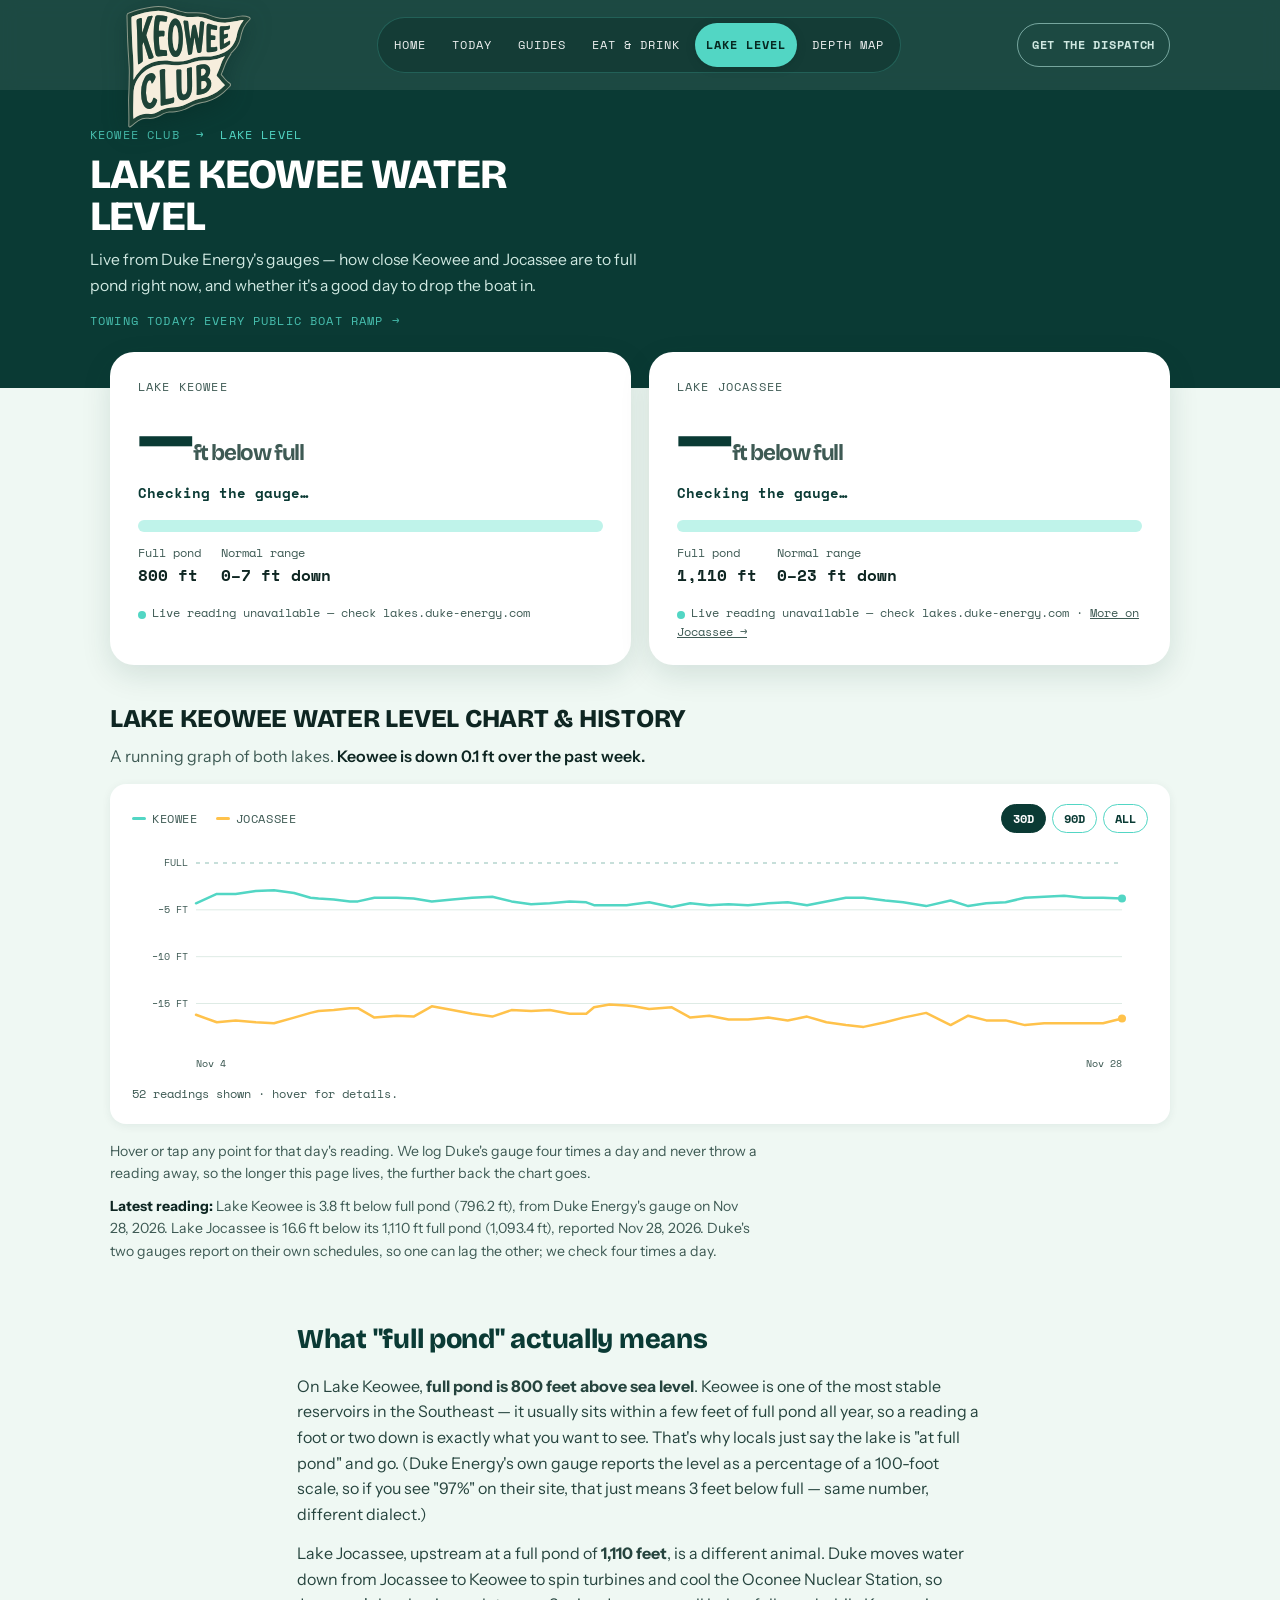
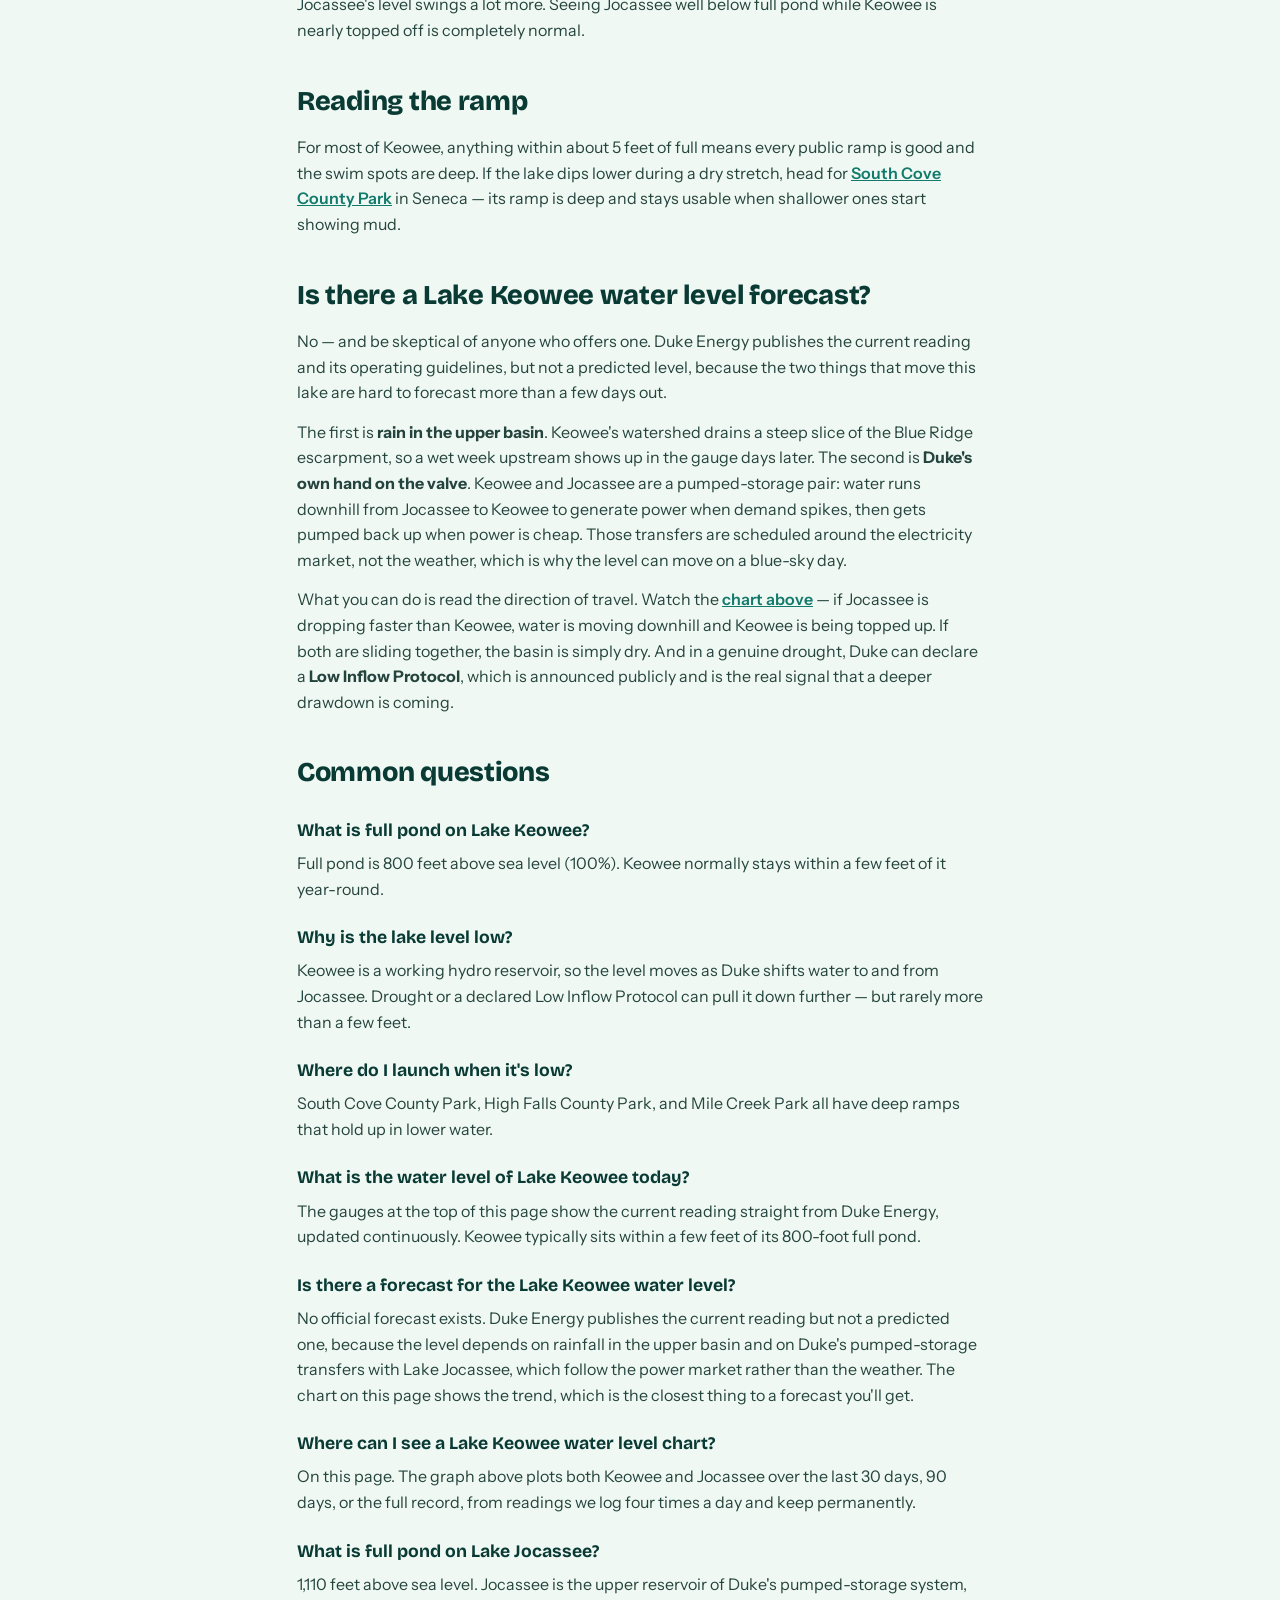
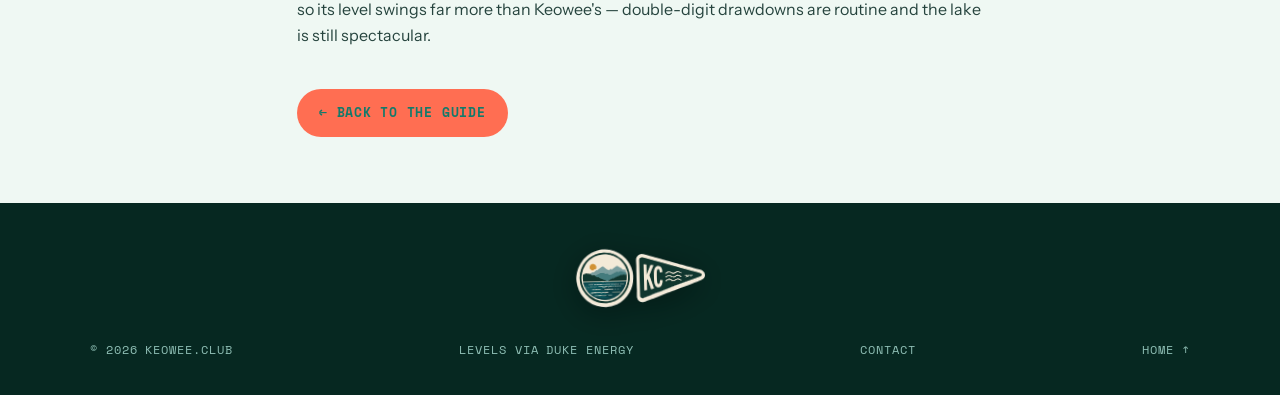
<file: lake-level/index.html>
<!DOCTYPE html>
<html lang="en">
<head>
<meta charset="UTF-8">
<meta name="viewport" content="width=device-width, initial-scale=1.0">
<title>Lake Keowee &amp; Lake Jocassee Water Levels Today — Live from Duke Energy | keowee.club</title>
<!-- live-desc:start --><meta name="description" content="Lake Keowee is 3.8 ft below full pond (796.2 ft), per Duke Energy's gauge on Nov 28, 2026. Jocassee is 16.6 ft down. History chart plus what the level means for boat ramps."><!-- live-desc:end -->
<link rel="canonical" href="https://keowee.club/lake-level/">
<meta name="theme-color" content="#0A3A34">
<link rel="manifest" href="/manifest.webmanifest">
<link rel="icon" type="image/png" sizes="512x512" href="/favicon.png?v=2">
<link rel="apple-touch-icon" href="/apple-touch-icon.png?v=2">
<meta property="og:type" content="website">
<meta property="og:site_name" content="keowee.club">
<meta property="og:title" content="Lake Keowee Water Level Today — Live">
<meta property="og:description" content="Live Lake Keowee & Lake Jocassee levels from Duke Energy — how close to full pond, and whether the ramps are good.">
<meta property="og:url" content="https://keowee.club/lake-level/">
<meta property="og:image" content="https://keowee.club/og.png">
<meta property="og:image:width" content="1200">
<meta property="og:image:height" content="630">
<meta name="twitter:card" content="summary_large_image">
<meta name="twitter:title" content="Lake Keowee Water Level Today — Live">
<meta name="twitter:description" content="Live Lake Keowee & Lake Jocassee levels from Duke Energy.">
<meta name="twitter:image" content="https://keowee.club/og.png">
<link rel="preconnect" href="https://fonts.googleapis.com">
<link rel="preconnect" href="https://fonts.gstatic.com" crossorigin>
<link href="https://fonts.googleapis.com/css2?family=Bricolage+Grotesque:opsz,wght@12..96,400..800&family=Instrument+Sans:wght@400;500;600&family=Space+Mono:wght@400;700&display=swap" rel="stylesheet">
<style>
:root{
  --keowee-deep:#0A3A34;--keowee-dusk:#062821;--clearwater:#52D6C4;--clearwater-pale:#BFF3EA;
  --shallows:#EFF8F3;--sunset:#FF6E52;--goldhour:#FFC24B;--ink:#0E2622;--ink-soft:#3E5A54;--card:#FFFFFF;
  --radius-lg:24px;--radius-md:16px;
  --display:'Bricolage Grotesque',system-ui,sans-serif;--body:'Instrument Sans',system-ui,sans-serif;--mono:'Space Mono',ui-monospace,monospace;
}
*{margin:0;padding:0;box-sizing:border-box}
html{scroll-behavior:smooth}
body{font-family:var(--body);color:var(--ink);background:var(--shallows);line-height:1.6;-webkit-font-smoothing:antialiased}
a{color:inherit}
:focus-visible{outline:3px solid var(--sunset);outline-offset:2px;border-radius:4px}
.nav{position:sticky;top:0;z-index:50;background:rgba(10,58,52,.92);backdrop-filter:blur(10px);-webkit-backdrop-filter:blur(10px);color:#fff}
.nav-inner{max-width:1100px;margin:0 auto;display:flex;align-items:center;justify-content:space-between;padding:14px 20px;gap:12px}
.wordmark{font-family:var(--display);font-weight:800;font-size:1.25rem;letter-spacing:-.02em;text-decoration:none;display:flex;flex-direction:column;line-height:1}
.wordmark span{color:var(--clearwater)}
.wordmark svg{margin-top:4px}
.nav-cta{font-family:var(--mono);font-size:.72rem;text-transform:uppercase;letter-spacing:.06em;background:var(--sunset);color:#fff;text-decoration:none;padding:9px 14px;border-radius:999px;font-weight:700;white-space:nowrap}
.nav-cta:hover{background:#ff5a3a}
.pennant-logo{width:112px;height:auto;display:block;filter:drop-shadow(0 5px 12px rgba(6,40,33,.4))}
@media(min-width:760px){.pennant-logo{width:152px;margin:-10px 0 -52px}}
.nav-links{display:flex;gap:4px;list-style:none;padding:5px;border:1px solid rgba(82,214,196,.24);border-radius:999px;background:rgba(6,40,33,.38);font-family:var(--mono);font-size:.78rem;text-transform:uppercase;letter-spacing:.08em}
.nav-links a{display:block;padding:7px 11px;border-radius:999px;text-decoration:none;opacity:.92;transition:background .15s ease,color .15s ease,opacity .15s ease}
.nav-links a:hover{opacity:1;color:var(--clearwater);background:rgba(82,214,196,.12)}
.nav-links a[aria-current]{opacity:1;color:var(--keowee-dusk);background:var(--clearwater);font-weight:700;box-shadow:0 2px 8px rgba(6,40,33,.3)}
@media(max-width:759px){
  .nav-inner{flex-wrap:wrap;row-gap:2px}
  .nav-links{order:3;width:100%;flex-wrap:wrap;justify-content:center;gap:2px 4px;padding:0;border:none;background:none;font-size:.72rem}
  .nav-links a{white-space:nowrap;padding:6px 9px}
}
.hero{background:var(--keowee-deep);color:#fff;padding:52px 20px 64px}
.hero-inner{max-width:1100px;margin:0 auto}
.crumb{font-family:var(--mono);font-size:.72rem;text-transform:uppercase;letter-spacing:.1em;color:var(--clearwater);margin-bottom:16px}
.crumb a{text-decoration:none;opacity:.85}.crumb a:hover{opacity:1}
.hero h1{font-family:var(--display);font-weight:800;font-size:clamp(2.2rem,7vw,4rem);line-height:1;letter-spacing:-.02em;text-transform:uppercase;max-width:16ch}
.hero .sub{margin-top:18px;max-width:56ch;color:#CFE8E1;font-size:1.05rem}
.live-static{margin:10px 0 0;max-width:72ch;color:var(--ink-soft);font-size:.88rem;line-height:1.6}
.live-static b{color:var(--ink)}
.wrap{max-width:1100px;margin:0 auto;padding:0 20px}
.levels{display:grid;gap:18px;grid-template-columns:1fr;margin-top:-36px;position:relative;z-index:2}
@media(min-width:720px){.levels{grid-template-columns:1fr 1fr}}
.level{background:var(--card);border-radius:var(--radius-lg);padding:26px 28px 24px;box-shadow:0 10px 30px rgba(10,58,52,.12)}
.level .name{font-family:var(--mono);font-size:.72rem;text-transform:uppercase;letter-spacing:.1em;color:var(--ink-soft)}
.level .pct{font-family:var(--display);font-weight:800;font-size:clamp(3rem,9vw,4.4rem);line-height:1;letter-spacing:-.02em;color:var(--keowee-deep);margin-top:6px}
.level .pct small{font-size:1.4rem;color:var(--ink-soft);font-weight:700}
.level .verdict{font-family:var(--mono);font-size:.9rem;font-weight:700;margin-top:8px;color:var(--keowee-deep)}
.level[data-state="low"] .verdict{color:#C0651E}
.meter{height:12px;border-radius:999px;background:var(--clearwater-pale);margin:16px 0 12px;overflow:hidden}
.meter i{display:block;height:100%;border-radius:999px;background:linear-gradient(90deg,#52D6C4,#1B9C8A);width:0;transition:width .8s ease}
.level[data-state="low"] .meter i{background:linear-gradient(90deg,#FFC24B,#FF8A50)}
.stats{display:flex;gap:20px;font-family:var(--mono);font-size:.74rem;color:var(--ink-soft);flex-wrap:wrap}
.stats b{color:var(--ink);display:block;font-size:1rem}
.asof{font-family:var(--mono);font-size:.72rem;color:var(--ink-soft);margin-top:16px}
.asof .dot{display:inline-block;width:8px;height:8px;border-radius:50%;background:var(--clearwater);margin-right:6px;vertical-align:middle}
.prose{max-width:66ch;margin:56px auto 0;padding:0 20px}
.prose h2{font-family:var(--display);font-weight:800;font-size:1.7rem;letter-spacing:-.01em;margin:36px 0 12px;color:var(--keowee-deep)}
.prose p{margin-bottom:14px;color:#26443E}
.prose a{color:#127a6b;font-weight:600}
.faq dt{font-family:var(--display);font-weight:700;font-size:1.1rem;margin-top:22px;color:var(--keowee-deep)}
.faq dd{margin:6px 0 0;color:#26443E}
.backhome{display:inline-block;margin:40px 0 10px;font-family:var(--mono);font-size:.8rem;font-weight:700;text-transform:uppercase;letter-spacing:.06em;text-decoration:none;background:var(--sunset);color:#fff;padding:14px 22px;border-radius:999px}
footer{background:var(--keowee-dusk);color:#8FBFB5;padding:36px 20px;margin-top:56px}
.foot-inner{max-width:1100px;margin:0 auto;display:flex;flex-wrap:wrap;justify-content:space-between;gap:16px;align-items:center;font-family:var(--mono);font-size:.72rem;text-transform:uppercase;letter-spacing:.08em}
.foot-inner a{text-decoration:none}.foot-inner a:hover{color:var(--clearwater)}
.foot-marks{display:flex;justify-content:center;padding:2px 0 24px}
.foot-marks img{height:76px;width:auto;filter:drop-shadow(0 6px 16px rgba(0,0,0,.35));transform:rotate(-1.5deg)}

.history{max-width:1100px;margin:34px auto 0;padding:0 20px}
.history h2{font-family:var(--display);font-weight:800;font-size:1.6rem;letter-spacing:-.01em;text-transform:uppercase;margin-bottom:4px}
.history .hsub{color:var(--ink-soft);margin-bottom:16px;line-height:1.5;max-width:640px}
.history .hfoot{color:var(--ink-soft);font-size:.88rem;line-height:1.6;margin-top:16px;max-width:72ch}
.hcard{background:#fff;border-radius:var(--radius-md);box-shadow:0 2px 10px rgba(10,58,52,.07);padding:20px 22px}
.hrow{display:flex;flex-wrap:wrap;gap:8px 18px;align-items:center;margin-bottom:12px;font-family:var(--mono);font-size:.75rem;text-transform:uppercase;letter-spacing:.05em;color:var(--ink-soft)}
.hkey{display:inline-flex;align-items:center;gap:6px}
.hkey i{width:14px;height:3px;border-radius:2px;display:inline-block}
.hkey.k i{background:var(--clearwater)}
.hkey.j i{background:var(--goldhour)}
.hrange{margin-left:auto;display:flex;gap:6px}
.hrange button{font-family:var(--mono);font-size:.72rem;font-weight:700;text-transform:uppercase;padding:5px 11px;border-radius:999px;border:1.5px solid var(--clearwater);background:transparent;color:var(--keowee-deep);cursor:pointer}
.hrange button.is-on{background:var(--keowee-deep);border-color:var(--keowee-deep);color:#fff}
#histChart{width:100%;height:190px;display:block}
.hnote{font-family:var(--mono);font-size:.72rem;color:var(--ink-soft);margin-top:10px}
.trend{font-weight:600;color:var(--ink)}

.hwrap{position:relative}
.htip{position:absolute;display:none;pointer-events:none;background:var(--keowee-dusk);color:#EFF8F3;border-radius:10px;padding:9px 12px;font-family:var(--mono);font-size:.72rem;line-height:1.7;white-space:nowrap;box-shadow:0 4px 14px rgba(6,40,33,.35);z-index:5;transform:translate(-50%,-112%)}
.htip b{font-weight:700}
.htip .tk{color:var(--clearwater)}
.htip .tj{color:var(--goldhour)}

/* mobile compact chrome */
@media(max-width:759px){
  .nav-inner{padding:8px 14px;row-gap:0}
  .pennant-logo{width:78px}
  .nav-cta{font-size:.6rem;padding:6px 10px}
  .nav-links{flex-wrap:nowrap;justify-content:flex-start;overflow-x:auto;scrollbar-width:none;-webkit-overflow-scrolling:touch;gap:4px;padding:4px 2px 2px}
  .nav-links::-webkit-scrollbar{display:none}
  .nav-links a{padding:6px 10px}
  .hero{padding:34px 18px 60px}
  .hero .sub{font-size:.98rem;margin-top:12px}
}

/* desktop density */
.hero{padding:36px 20px 58px}
.hero h1{font-size:clamp(1.8rem,4vw,2.6rem)}
.hero .sub{margin-top:10px;font-size:.98rem;max-width:560px}
.crumb{margin-bottom:10px}
main{padding-top:26px}
</style>
<script type="application/ld+json">
{"@context": "https://schema.org", "@type": "FAQPage", "mainEntity": [{"@type": "Question", "name": "What is full pond on Lake Keowee?", "acceptedAnswer": {"@type": "Answer", "text": "Full pond on Lake Keowee is an elevation of 800 feet above sea level. The lake normally sits within a few feet of full pond year-round, so a reading a foot or two below full is typical and means the water is in great shape for boating and swimming. Duke Energy's own gauge expresses the level as a percentage of a 100-foot scale, so a Duke reading of 97% simply means 3 feet below full pond."}}, {"@type": "Question", "name": "Why is the Lake Keowee water level low?", "acceptedAnswer": {"@type": "Answer", "text": "Lake Keowee is a Duke Energy reservoir used for hydroelectric and Oconee Nuclear Station cooling, so the level rises and falls as water is moved between Keowee and Lake Jocassee upstream. Levels can also drop during drought or a declared Low Inflow Protocol. Keowee is more stable than most reservoirs, rarely dropping more than a few feet below full pond."}}, {"@type": "Question", "name": "Where can I launch a boat when Lake Keowee is low?", "acceptedAnswer": {"@type": "Answer", "text": "South Cove County Park in Seneca has a deep, well-maintained ramp that stays usable even when the lake drops. High Falls County Park and the Mile Creek Park ramp are also good bets during lower water."}}, {"@type": "Question", "name": "How is the Lake Jocassee level different from Keowee?", "acceptedAnswer": {"@type": "Answer", "text": "Lake Jocassee sits upstream of Keowee at a full pond of 1,110 feet and swings much more than Keowee because Duke moves water down to Keowee for power generation. It is normal to see Jocassee well below full pond even when Keowee is nearly full."}}, {"@type": "Question", "name": "What is the water level of Lake Keowee today?", "acceptedAnswer": {"@type": "Answer", "text": "The live gauges on this page show the current reading straight from Duke Energy, updated continuously, expressed in feet below the 800-foot full pond elevation. Lake Keowee typically sits within a few feet of full."}}, {"@type": "Question", "name": "Is there a Lake Keowee water level forecast?", "acceptedAnswer": {"@type": "Answer", "text": "There is no official Lake Keowee water level forecast. Duke Energy publishes the current gauge reading but not a predicted level, because the lake responds to rainfall in the upper Blue Ridge basin and to Duke's pumped-storage transfers with Lake Jocassee, which are scheduled around electricity demand rather than weather. The level history chart on keowee.club/lake-level/ shows the current trend, and a publicly declared Low Inflow Protocol is the signal that a deeper drawdown is coming."}}, {"@type": "Question", "name": "Where can I see a Lake Keowee water level chart?", "acceptedAnswer": {"@type": "Answer", "text": "keowee.club/lake-level/ has an interactive graph of both Lake Keowee and Lake Jocassee levels over the past 30 days, 90 days, or the full record, built from Duke Energy gauge readings logged four times a day and kept permanently."}}, {"@type": "Question", "name": "What is full pond on Lake Jocassee?", "acceptedAnswer": {"@type": "Answer", "text": "Full pond on Lake Jocassee is 1,110 feet above sea level. Jocassee is the upper reservoir of Duke Energy's pumped-storage system, so its level swings far more than Keowee's — double-digit drawdowns are routine."}}]}
</script>
<link rel="stylesheet" href="/assets/navigation.css">
<script defer src="/assets/navigation.js"></script>
</head>
<body>

<nav class="nav" aria-label="Main">
  <div class="nav-inner">
    <a class="wordmark" href="/" aria-label="Keowee Club home">
      <img class="pennant-logo" src="../brand/keoweeclub.svg" alt="Keowee Club" width="383" height="312">
    </a>
    <button class="nav-toggle" type="button" aria-expanded="false" aria-controls="main-nav-menu">Menu</button>
    <div class="nav-menu" id="main-nav-menu">
    <ul class="nav-links">
      <li><a href="/">Home</a></li>
            <li><a href="/today/">Today</a></li>
<li><a href="/guides/lake-keowee-first-timer/">Guides</a></li>
      <li><a href="/eat-and-drink/">Eat &amp; Drink</a></li>
      <li><a href="/lake-level/" aria-current="page">Lake Level</a></li>
      <li><a href="/depth/">Depth Map</a></li>
    </ul>
    <a class="nav-cta" href="/#dispatch">Get the Dispatch</a>
    </div>
  </div>
</nav>

<header class="hero">
  <div class="hero-inner">
    <p class="crumb"><a href="/">Keowee Club</a> &nbsp;→&nbsp; Lake Level</p>
    <h1>Lake Keowee Water Level</h1>
    <p class="sub">Live from Duke Energy's gauges — how close Keowee and Jocassee are to full pond right now, and whether it's a good day to drop the boat in.</p>
    <p class="crumb" style="margin-top:14px;margin-bottom:0"><a href="/boat-ramps/">Towing today? Every public boat ramp →</a></p>
  </div>
</header>

<div class="wrap">
  <div class="levels">
    <section class="level" id="keowee" aria-label="Lake Keowee level">
      <p class="name">Lake Keowee</p>
      <p class="pct"><span data-fill="pct">—</span><small>ft below full</small></p>
      <p class="verdict" data-fill="verdict">Checking the gauge…</p>
      <div class="meter"><i data-fill="bar"></i></div>
      <div class="stats">
        <span>Full pond<b>800 ft</b></span>
        <span>Normal range<b data-fill="range">0–7 ft down</b></span>
      </div>
      <p class="asof"><span class="dot"></span><span data-fill="asof">Loading…</span></p>
    </section>
    <section class="level" id="jocassee" aria-label="Lake Jocassee level">
      <p class="name">Lake Jocassee</p>
      <p class="pct"><span data-fill="pct">—</span><small>ft below full</small></p>
      <p class="verdict" data-fill="verdict">Checking the gauge…</p>
      <div class="meter"><i data-fill="bar"></i></div>
      <div class="stats">
        <span>Full pond<b>1,110 ft</b></span>
        <span>Normal range<b data-fill="range">0–23 ft down</b></span>
      </div>
      <p class="asof"><span class="dot"></span><span data-fill="asof">Loading…</span> · <a href="/jocassee/" style="color:inherit">More on Jocassee →</a></p>
    </section>
  </div>
</div>

<section class="history" id="history" aria-label="Lake level history">
  <h2>Lake Keowee water level chart &amp; history</h2>
  <p class="hsub">A running graph of both lakes. <span class="trend" id="trendText"></span></p>
  <div class="hcard">
    <div class="hrow">
      <span class="hkey k"><i></i>Keowee</span>
      <span class="hkey j"><i></i>Jocassee</span>
      <span class="hrange" id="hrange">
        <button data-days="30" class="is-on" type="button">30d</button>
        <button data-days="90" type="button">90d</button>
        <button data-days="0" type="button">All</button>
      </span>
    </div>
    <div class="hwrap">
      <svg id="histChart" role="img" aria-label="Chart of lake levels over time" style="width:100%;height:230px;display:block;touch-action:pan-y"></svg>
      <div class="htip" id="histTip"></div>
    </div>
    <p class="hnote" id="hnote">Loading history…</p>
  </div>
  <p class="hfoot">Hover or tap any point for that day's reading. We log Duke's gauge four times a day and never throw a reading away, so the longer this page lives, the further back the chart goes.</p>
  <!-- live-static:start --><p class="live-static"><b>Latest reading:</b> Lake Keowee is 3.8 ft below full pond (796.2 ft), from Duke Energy's gauge on Nov 28, 2026. Lake Jocassee is 16.6 ft below its 1,110 ft full pond (1,093.4 ft), reported Nov 28, 2026. Duke's two gauges report on their own schedules, so one can lag the other; we check four times a day.</p><!-- live-static:end -->
</section>

<article class="prose">
  <h2>What "full pond" actually means</h2>
  <p>On Lake Keowee, <strong>full pond is 800 feet above sea level</strong>. Keowee is one of the most stable reservoirs in the Southeast — it usually sits within a few feet of full pond all year, so a reading a foot or two down is exactly what you want to see. That's why locals just say the lake is "at full pond" and go. (Duke Energy's own gauge reports the level as a percentage of a 100-foot scale, so if you see "97%" on their site, that just means 3 feet below full — same number, different dialect.)</p>
  <p>Lake Jocassee, upstream at a full pond of <strong>1,110 feet</strong>, is a different animal. Duke moves water down from Jocassee to Keowee to spin turbines and cool the Oconee Nuclear Station, so Jocassee's level swings a lot more. Seeing Jocassee well below full pond while Keowee is nearly topped off is completely normal.</p>
  <h2>Reading the ramp</h2>
  <p>For most of Keowee, anything within about 5 feet of full means every public ramp is good and the swim spots are deep. If the lake dips lower during a dry stretch, head for <a href="https://www.google.com/maps/search/?api=1&amp;query=South%20Cove%20County%20Park%2C%20Seneca%2C%20SC" target="_blank" rel="noopener">South Cove County Park</a> in Seneca — its ramp is deep and stays usable when shallower ones start showing mud.</p>
  <h2>Is there a Lake Keowee water level forecast?</h2>
  <p>No — and be skeptical of anyone who offers one. Duke Energy publishes the current reading and its operating guidelines, but not a predicted level, because the two things that move this lake are hard to forecast more than a few days out.</p>
  <p>The first is <strong>rain in the upper basin</strong>. Keowee's watershed drains a steep slice of the Blue Ridge escarpment, so a wet week upstream shows up in the gauge days later. The second is <strong>Duke's own hand on the valve</strong>. Keowee and Jocassee are a pumped-storage pair: water runs downhill from Jocassee to Keowee to generate power when demand spikes, then gets pumped back up when power is cheap. Those transfers are scheduled around the electricity market, not the weather, which is why the level can move on a blue-sky day.</p>
  <p>What you can do is read the direction of travel. Watch the <a href="#history">chart above</a> — if Jocassee is dropping faster than Keowee, water is moving downhill and Keowee is being topped up. If both are sliding together, the basin is simply dry. And in a genuine drought, Duke can declare a <strong>Low Inflow Protocol</strong>, which is announced publicly and is the real signal that a deeper drawdown is coming.</p>
  <h2>Common questions</h2>
  <dl class="faq">
    <dt>What is full pond on Lake Keowee?</dt>
    <dd>Full pond is 800 feet above sea level (100%). Keowee normally stays within a few feet of it year-round.</dd>
    <dt>Why is the lake level low?</dt>
    <dd>Keowee is a working hydro reservoir, so the level moves as Duke shifts water to and from Jocassee. Drought or a declared Low Inflow Protocol can pull it down further — but rarely more than a few feet.</dd>
    <dt>Where do I launch when it's low?</dt>
    <dd>South Cove County Park, High Falls County Park, and Mile Creek Park all have deep ramps that hold up in lower water.</dd>
    <dt>What is the water level of Lake Keowee today?</dt>
    <dd>The gauges at the top of this page show the current reading straight from Duke Energy, updated continuously. Keowee typically sits within a few feet of its 800-foot full pond.</dd>
    <dt>Is there a forecast for the Lake Keowee water level?</dt>
    <dd>No official forecast exists. Duke Energy publishes the current reading but not a predicted one, because the level depends on rainfall in the upper basin and on Duke's pumped-storage transfers with Lake Jocassee, which follow the power market rather than the weather. The chart on this page shows the trend, which is the closest thing to a forecast you'll get.</dd>
    <dt>Where can I see a Lake Keowee water level chart?</dt>
    <dd>On this page. The graph above plots both Keowee and Jocassee over the last 30 days, 90 days, or the full record, from readings we log four times a day and keep permanently.</dd>
    <dt>What is full pond on Lake Jocassee?</dt>
    <dd>1,110 feet above sea level. Jocassee is the upper reservoir of Duke's pumped-storage system, so its level swings far more than Keowee's — double-digit drawdowns are routine and the lake is still spectacular.</dd>
  </dl>
  <a class="backhome" href="/">← Back to the guide</a>
</article>

<footer>
  <div class="foot-marks" aria-hidden="true"><img src="../brand/footer-marks.svg" alt="" loading="lazy" width="329" height="140"></div>
  <div class="foot-inner">
    <span>© 2026 keowee.club</span>
    <span>Levels via Duke Energy</span>
    <a href="/contact/">Contact</a>
    <a href="/">Home ↑</a>
  </div>
</footer>

<script>
(function(){
  var FULL={KEOWEE:'800 ft',JOCASSEE:'1,110 ft'};
  function verdict(name,p){
    if(name==='KEOWEE'){
      if(p>=97)return{t:'Full pond. Go.',low:false};
      if(p>=95)return{t:'Plenty of water. Go.',low:false};
      if(p>=93.5)return{t:'A little low, still good.',low:false};
      return{t:'Running low — launch at South Cove.',low:true};
    }
    if(p>=95)return{t:'Brimming. Rare and beautiful.',low:false};
    if(p>=88)return{t:'Healthy — waterfalls are running.',low:false};
    if(p>=82)return{t:'Down a bit, still gorgeous.',low:false};
    return{t:'Drawn down — mind the rocks.',low:true};
  }
  function fmtDate(s){
    var d=new Date(s);if(isNaN(d))return '';
    return d.toLocaleString('en-US',{month:'short',day:'numeric',hour:'numeric',minute:'2-digit'});
  }
  function set(id,field,val){
    var el=document.querySelector('#'+id+' [data-fill="'+field+'"]');
    if(el){if(field==='bar')el.style.width=val;else el.textContent=val;}
  }
  function fail(){
    ['keowee','jocassee'].forEach(function(id){
      set(id,'asof','Live reading unavailable — check lakes.duke-energy.com');
    });
  }
  fetch('https://api.hydro-derived.duke-energy.app/lakes/current-level')
    .then(function(r){if(!r.ok)throw 0;return r.json();})
    .then(function(lakes){
      [['keowee','KEOWEE'],['jocassee','JOCASSEE']].forEach(function(pair){
        var id=pair[0],key=pair[1];
        var l=lakes.find(function(x){return x.LakeName===key;});
        var p=l&&parseFloat(l.Actual);
        if(!p||isNaN(p)){set(id,'asof','Live reading unavailable');return;}
        var below=Math.max(0,Math.round((100-p)*10)/10);
        var v=verdict(key,p);
        set(id,'pct',below.toFixed(1));
        set(id,'verdict',v.t);
        set(id,'bar',Math.max(0,Math.min(100,p))+'%');
        set(id,'asof','Live · updated '+fmtDate(l.Date));
        if(v.low)document.getElementById(id).setAttribute('data-state','low');
      });
    })
    .catch(fail);
})();
</script>
<script>
(function(){
  var svg=document.getElementById('histChart'),note=document.getElementById('hnote');
  var tip=document.getElementById('histTip'),trendEl=document.getElementById('trendText');
  var data=null,days=30,pts=[],geo=null;
  var NS='http://www.w3.org/2000/svg';

  function niceStep(maxFt){
    var steps=[1,2,5,10,20];
    for(var i=0;i<steps.length;i++)if(maxFt/steps[i]<=6)return steps[i];
    return 25;
  }
  function fmtT(t){
    var d=new Date(t);
    return d.toLocaleDateString('en-US',{month:'short',day:'numeric'})+', '
      +d.toLocaleTimeString('en-US',{hour:'numeric',minute:'2-digit'});
  }
  function draw(){
    if(!data)return;
    var W=svg.clientWidth||800,H=230,PL=64,PR=26,PT=18,PB=34;
    svg.setAttribute('viewBox','0 0 '+W+' '+H);
    var now=Date.now();
    pts=data.filter(function(d){return !days||now-Date.parse(d.t)<=days*864e5;});
    if(!pts.length)pts=data.slice(-1);
    var ts=pts.map(function(d){return Date.parse(d.t);});
    var t0=Math.min.apply(null,ts),t1=Math.max.apply(null,ts);
    if(t1===t0){t0-=432e5;t1+=432e5;}
    var maxFt=1;
    pts.forEach(function(d){
      if(d.k!=null)maxFt=Math.max(maxFt,100-d.k);
      if(d.j!=null)maxFt=Math.max(maxFt,100-d.j);
    });
    maxFt=Math.ceil(maxFt+0.8);
    function X(t){return PL+(t-t0)/(t1-t0)*(W-PL-PR);}
    function Y(ft){return PT+ft/maxFt*(H-PT-PB);}
    geo={X:X,Y:Y,t0:t0,t1:t1,W:W,H:H,PL:PL,PR:PR};
    var s='';
    var step=niceStep(maxFt);
    for(var ft=0;ft<=maxFt;ft+=step){
      var y=Y(ft);
      s+='<line x1="'+PL+'" y1="'+y+'" x2="'+(W-PR)+'" y2="'+y+'" stroke="'+(ft===0?'#8FBFB5':'#DEEBE5')+'" '+(ft===0?'stroke-dasharray="4 5"':'')+' stroke-width="1"/>';
      s+='<text x="'+(PL-8)+'" y="'+(y+3)+'" text-anchor="end" font-size="10" fill="#3E5A54" font-family="Space Mono,monospace">'+(ft===0?'FULL':'−'+ft+' FT')+'</text>';
    }
    var paths='';
    [['k','#52D6C4'],['j','#FFC24B']].forEach(function(cfg){
      var line=pts.filter(function(d){return d[cfg[0]]!=null;});
      if(!line.length)return;
      var p=line.map(function(d,i){return (i?'L':'M')+X(Date.parse(d.t)).toFixed(1)+' '+Y(100-d[cfg[0]]).toFixed(1);}).join('');
      if(line.length>1)paths+='<path class="hline" d="'+p+'" fill="none" stroke="'+cfg[1]+'" stroke-width="2.5" stroke-linejoin="round" stroke-linecap="round"/>';
      var last=line[line.length-1];
      paths+='<circle cx="'+X(Date.parse(last.t)).toFixed(1)+'" cy="'+Y(100-last[cfg[0]]).toFixed(1)+'" r="4" fill="'+cfg[1]+'"/>';
    });
    s+=paths;
    s+='<line id="hxh" x1="0" y1="'+PT+'" x2="0" y2="'+(H-PB)+'" stroke="#0A3A34" stroke-width="1" opacity="0" stroke-dasharray="2 3"/>';
    s+='<circle id="hdk" r="5" fill="#52D6C4" stroke="#fff" stroke-width="2" opacity="0"/>';
    s+='<circle id="hdj" r="5" fill="#FFC24B" stroke="#fff" stroke-width="2" opacity="0"/>';
    s+='<text x="'+PL+'" y="'+(H-8)+'" font-size="10" fill="#3E5A54" font-family="Space Mono,monospace">'+new Date(t0).toLocaleDateString('en-US',{month:'short',day:'numeric'})+'</text>';
    s+='<text x="'+(W-PR)+'" y="'+(H-8)+'" text-anchor="end" font-size="10" fill="#3E5A54" font-family="Space Mono,monospace">'+new Date(t1).toLocaleDateString('en-US',{month:'short',day:'numeric'})+'</text>';
    svg.innerHTML=s;
    svg.querySelectorAll('.hline').forEach(function(p){
      var L=p.getTotalLength();
      p.style.strokeDasharray=L;p.style.strokeDashoffset=L;
      p.getBoundingClientRect();
      p.style.transition='stroke-dashoffset .9s ease';
      p.style.strokeDashoffset='0';
    });
    note.textContent=pts.length<8
      ?'Only '+pts.length+' reading'+(pts.length===1?'':'s')+' so far — the chart fills in as the logger runs (4×/day).'
      :pts.length+' readings shown · hover for details.';
  }
  function hover(e){
    if(!geo||!pts.length)return;
    var r=svg.getBoundingClientRect();
    var mx=(e.clientX-r.left)*(geo.W/r.width);
    if(mx<geo.PL-10||mx>geo.W-geo.PR+10)return hide();
    var best=null,bd=1e18;
    pts.forEach(function(d){
      var dx=Math.abs(geo.X(Date.parse(d.t))-mx);
      if(dx<bd){bd=dx;best=d;}
    });
    if(!best)return hide();
    var x=geo.X(Date.parse(best.t));
    var xh=svg.querySelector('#hxh');
    xh.setAttribute('x1',x);xh.setAttribute('x2',x);xh.setAttribute('opacity','.5');
    var html='<b>'+fmtT(best.t)+'</b>';
    var topY=geo.H;
    if(best.k!=null){
      var yk=geo.Y(100-best.k);topY=Math.min(topY,yk);
      var dk=svg.querySelector('#hdk');dk.setAttribute('cx',x);dk.setAttribute('cy',yk);dk.setAttribute('opacity','1');
      html+='<br><span class="tk">●</span> Keowee '+((100-best.k)<=0.1?'full pond':'−'+(Math.round((100-best.k)*10)/10)+' ft');
    }
    if(best.j!=null){
      var yj=geo.Y(100-best.j);topY=Math.min(topY,yj);
      var dj=svg.querySelector('#hdj');dj.setAttribute('cx',x);dj.setAttribute('cy',yj);dj.setAttribute('opacity','1');
      html+='<br><span class="tj">●</span> Jocassee −'+(Math.round((100-best.j)*10)/10)+' ft';
    }
    tip.innerHTML=html;
    tip.style.display='block';
    var r2=svg.getBoundingClientRect();
    tip.style.left=(x/geo.W*r2.width)+'px';
    tip.style.top=(topY/geo.H*r2.height)+'px';
  }
  function hide(){
    tip.style.display='none';
    ['#hxh','#hdk','#hdj'].forEach(function(id){var el=svg.querySelector(id);if(el)el.setAttribute('opacity','0');});
  }
  svg.addEventListener('pointermove',hover);
  svg.addEventListener('pointerdown',hover);
  svg.addEventListener('pointerleave',hide);
  window.addEventListener('resize',function(){hide();draw();});

  function trend(){
    if(!data||data.length<2)return;
    var now=Date.now(),wk=data.filter(function(d){return now-Date.parse(d.t)<=7*864e5&&d.k!=null;});
    if(wk.length<2)return;
    var ft=Math.round((wk[wk.length-1].k-wk[0].k)*10)/10;
    if(Math.abs(ft)<0.1)trendEl.textContent='Keowee is holding steady this week.';
    else trendEl.textContent='Keowee is '+(ft>0?'up ':'down ')+Math.abs(ft)+' ft over the past week.';
  }
  fetch('/data/level-history.json?t='+Math.floor(Date.now()/36e5))
    .then(function(r){if(!r.ok)throw 0;return r.json();})
    .then(function(j){data=j;draw();trend();})
    .catch(function(){note.textContent='History unavailable right now.';});
  document.getElementById('hrange').addEventListener('click',function(e){
    var b=e.target.closest('button');if(!b)return;
    days=parseInt(b.getAttribute('data-days'),10);
    this.querySelectorAll('button').forEach(function(x){x.classList.remove('is-on');});
    b.classList.add('is-on');
    hide();draw();
  });
})();
</script>
<!-- Cloudflare Web Analytics -->
<script defer src="https://static.cloudflareinsights.com/beacon.min.js" data-cf-beacon='{"token": "6ffce0786eb54943b7422d812178fe84"}'></script>
<!-- End Cloudflare Web Analytics -->
<script defer src="https://cloud.umami.is/script.js" data-website-id="293cc55f-258d-4388-953c-41b49d0dd6ca"></script>
</body>
</html>
</file>
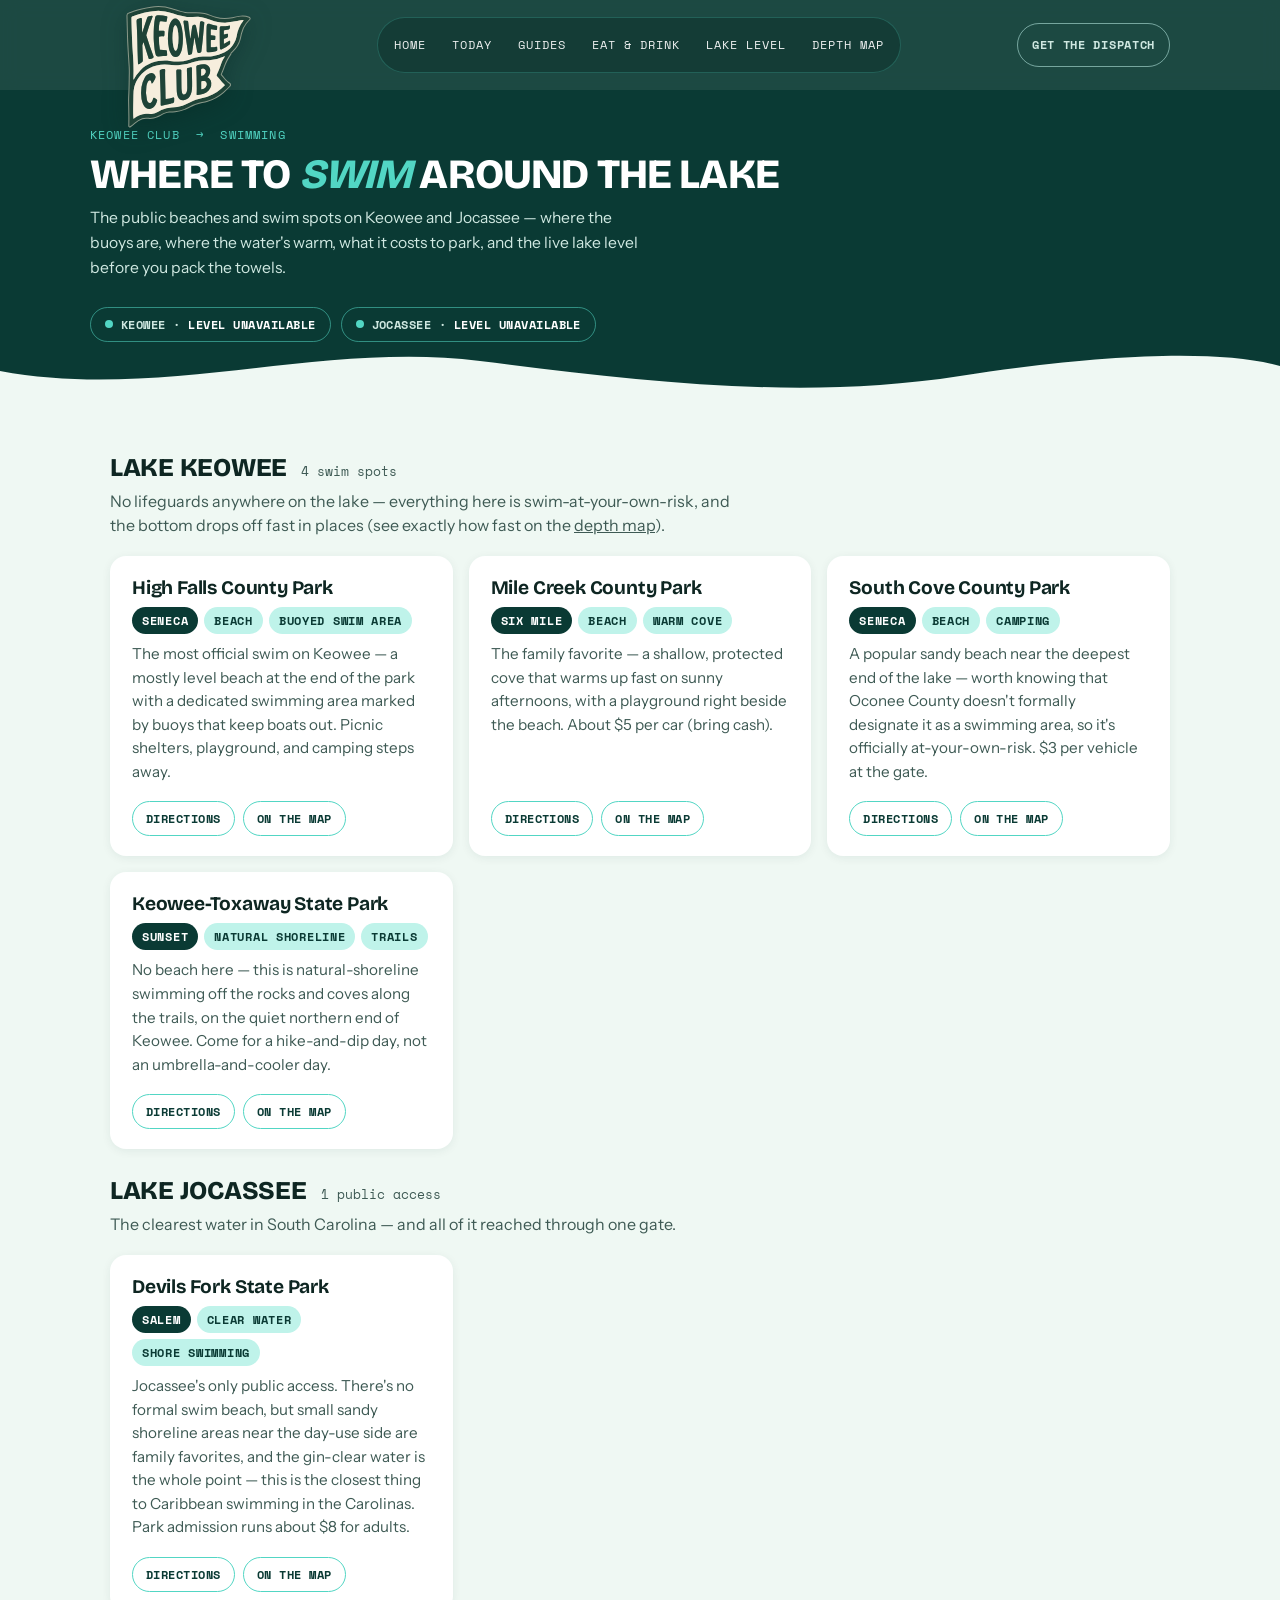
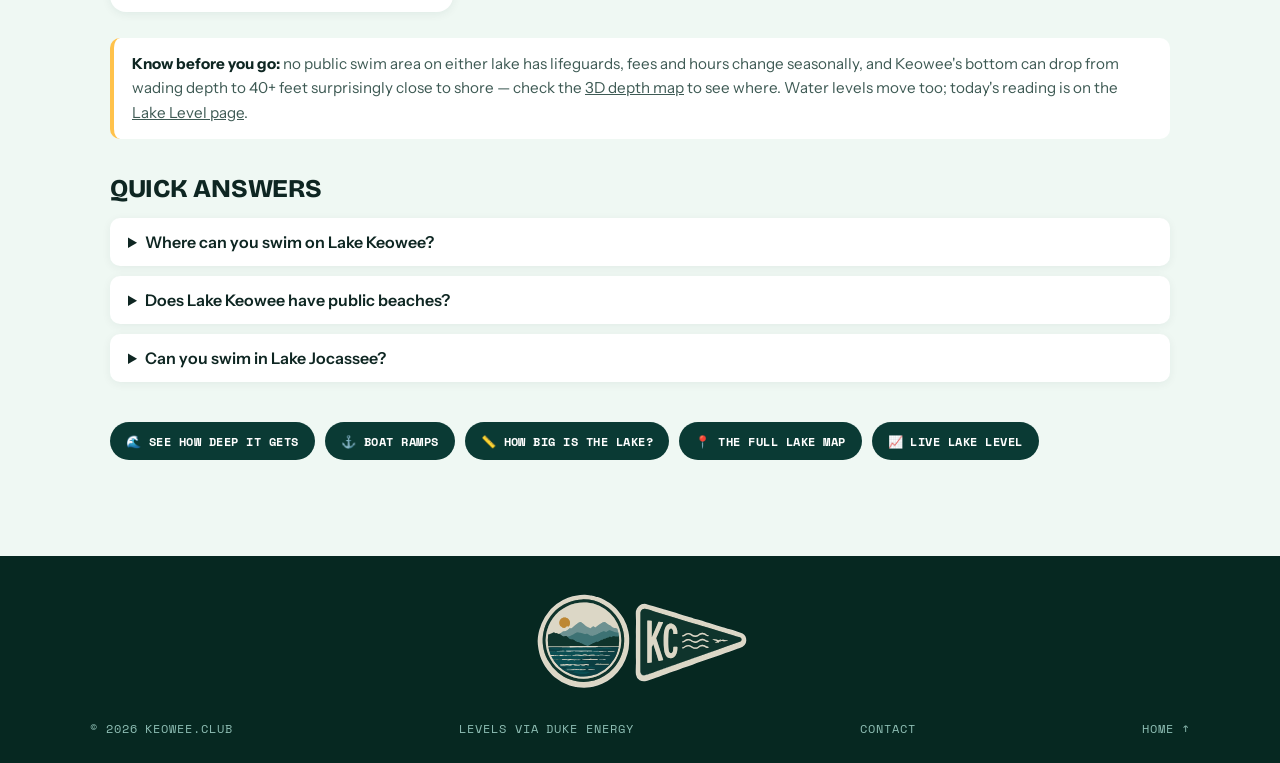
<file: swim/index.html>
<!DOCTYPE html>
<html lang="en">
<head>
<meta charset="UTF-8">
<meta name="viewport" content="width=device-width, initial-scale=1.0">
<title>Where to Swim in Lake Keowee: Public Beaches, Fees &amp; Local Tips | keowee.club</title>
<meta name="description" content="Yes, you can swim in Lake Keowee — here's exactly where. Every public beach and swim area (High Falls, Mile Creek, South Cove, Devils Fork), what each costs, which one fits your crew, and what locals know about the water.">
<link rel="canonical" href="https://keowee.club/swim/">
<meta name="theme-color" content="#0A3A34">
<link rel="manifest" href="/manifest.webmanifest">
<link rel="icon" type="image/png" sizes="512x512" href="/favicon.png?v=2">
<link rel="apple-touch-icon" href="/apple-touch-icon.png?v=2">
<meta property="og:type" content="website">
<meta property="og:site_name" content="keowee.club">
<meta property="og:title" content="Where to swim in Lake Keowee — every public beach, from a local">
<meta property="og:description" content="Every public place to swim on Keowee and Jocassee — beaches, buoyed swim areas, and clear-water coves.">
<meta property="og:url" content="https://keowee.club/swim/">
<meta property="og:image" content="https://keowee.club/og.png">
<meta name="twitter:card" content="summary_large_image">
<link rel="preconnect" href="https://fonts.googleapis.com">
<link rel="preconnect" href="https://fonts.gstatic.com" crossorigin>
<link href="https://fonts.googleapis.com/css2?family=Bricolage+Grotesque:opsz,wght@12..96,400..800&family=Instrument+Sans:wght@400;500;600&family=Space+Mono:wght@400;700&display=swap" rel="stylesheet">
<style>
:root{
  --keowee-deep:#0A3A34;--keowee-dusk:#062821;--clearwater:#52D6C4;--clearwater-pale:#BFF3EA;
  --shallows:#EFF8F3;--sunset:#FF6E52;--goldhour:#FFC24B;--ink:#0E2622;--ink-soft:#3E5A54;--card:#FFFFFF;
  --radius-lg:24px;--radius-md:16px;--radius-sm:10px;
  --display:'Bricolage Grotesque',system-ui,sans-serif;--body:'Instrument Sans',system-ui,sans-serif;--mono:'Space Mono',ui-monospace,monospace;
}
*{margin:0;padding:0;box-sizing:border-box}
body{font-family:var(--body);color:var(--ink);background:var(--shallows);-webkit-font-smoothing:antialiased}
a{color:inherit}
:focus-visible{outline:3px solid var(--sunset);outline-offset:2px;border-radius:4px}
.nav{position:sticky;top:0;z-index:50;background:rgba(10,58,52,.92);backdrop-filter:blur(10px);-webkit-backdrop-filter:blur(10px);color:#fff}
.nav-inner{max-width:1100px;margin:0 auto;display:flex;align-items:center;justify-content:space-between;padding:14px 20px;gap:12px}
.wordmark{text-decoration:none;display:flex;flex-direction:column;line-height:1}
.pennant-logo{width:112px;height:auto;display:block;filter:drop-shadow(0 5px 12px rgba(6,40,33,.4))}
.nav-links{display:flex;gap:4px;list-style:none;padding:5px;border:1px solid rgba(82,214,196,.24);border-radius:999px;background:rgba(6,40,33,.38);font-family:var(--mono);font-size:.78rem;text-transform:uppercase;letter-spacing:.08em}
.nav-links a{display:block;padding:7px 11px;border-radius:999px;text-decoration:none;opacity:.92;transition:background .15s ease,color .15s ease,opacity .15s ease}
.nav-links a:hover{opacity:1;color:var(--clearwater);background:rgba(82,214,196,.12)}
.nav-links a[aria-current]{opacity:1;color:var(--keowee-dusk);background:var(--clearwater);font-weight:700;box-shadow:0 2px 8px rgba(6,40,33,.3)}
.nav-cta{font-family:var(--mono);font-size:.72rem;text-transform:uppercase;letter-spacing:.06em;background:var(--sunset);color:#fff;text-decoration:none;padding:9px 14px;border-radius:999px;font-weight:700;white-space:nowrap}
.nav-cta:hover{background:#ff5a3a}
@media(min-width:760px){.pennant-logo{width:152px;margin:-10px 0 -52px}}
@media(max-width:759px){.nav-inner{flex-wrap:wrap;row-gap:2px}.nav-links{order:3;width:100%;flex-wrap:wrap;justify-content:center;gap:2px 4px;padding:0;border:none;background:none;font-size:.72rem}.nav-links a{white-space:nowrap;padding:6px 9px}}

.hero{background:var(--keowee-deep);color:#fff;padding:64px 20px 84px;position:relative}
.hero-inner{max-width:1100px;margin:0 auto}
.crumb{font-family:var(--mono);font-size:.72rem;text-transform:uppercase;letter-spacing:.1em;color:var(--clearwater);margin-bottom:16px}
.crumb a{text-decoration:none}
.hero h1{font-family:var(--display);font-weight:800;font-size:clamp(2rem,5.5vw,3.4rem);letter-spacing:-.02em;line-height:1.02;text-transform:uppercase;max-width:800px}
.hero h1 em{font-style:italic;color:var(--clearwater)}
.hero .sub{margin-top:18px;max-width:640px;font-size:1.05rem;line-height:1.6;color:#CFE8E1}
.level-strip{margin-top:26px;display:flex;flex-wrap:wrap;gap:10px}
.level-chip{display:inline-flex;align-items:center;gap:8px;font-family:var(--mono);font-size:.75rem;font-weight:700;text-transform:uppercase;letter-spacing:.04em;color:#CFE8E1;border:1.5px solid rgba(82,214,196,.55);border-radius:999px;padding:8px 14px}
.level-chip b{color:#fff}
.level-chip .dot{width:8px;height:8px;border-radius:50%;background:var(--clearwater);animation:pulse 2s infinite}
.level-chip[data-state="low"] .dot{background:var(--goldhour)}
@keyframes pulse{0%,100%{opacity:1}50%{opacity:.35}}
.hero-wave{position:absolute;left:0;right:0;bottom:-1px;width:100%;height:60px;display:block}

main{max-width:1100px;margin:0 auto;padding:48px 20px 20px}
.lake-head{display:flex;align-items:baseline;gap:14px;margin:26px 0 6px}
.lake-head h2{font-family:var(--display);font-weight:800;font-size:1.6rem;letter-spacing:-.01em;text-transform:uppercase}
.lake-head .count{font-family:var(--mono);font-size:.8rem;color:var(--ink-soft)}
.lake-sub{color:var(--ink-soft);max-width:640px;margin-bottom:18px;line-height:1.55}
.ramps{display:grid;grid-template-columns:repeat(auto-fill,minmax(310px,1fr));gap:16px;margin-bottom:26px}
.ramp{background:var(--card);border-radius:var(--radius-md);padding:20px 22px;box-shadow:0 2px 10px rgba(10,58,52,.07);display:flex;flex-direction:column;gap:8px}
.ramp h3{font-family:var(--display);font-weight:700;font-size:1.2rem;letter-spacing:-.01em}
.ramp .tags{display:flex;flex-wrap:wrap;gap:6px}
.tag{font-family:var(--mono);font-size:.74rem;font-weight:700;text-transform:uppercase;letter-spacing:.06em;background:var(--clearwater-pale);color:var(--keowee-deep);padding:5px 10px;border-radius:999px}
.tag.town{background:var(--keowee-deep);color:#fff}
.ramp p{font-size:.95rem;color:var(--ink-soft);line-height:1.55}
.ramp .acts{display:flex;flex-wrap:wrap;gap:8px;margin-top:auto;padding-top:10px}
.acts a{font-family:var(--mono);font-size:.74rem;font-weight:700;text-transform:uppercase;letter-spacing:.04em;text-decoration:none;padding:8px 13px;border-radius:999px;border:1.5px solid var(--clearwater);color:var(--keowee-deep);transition:background .15s ease}
.acts a:hover{background:var(--clearwater-pale)}
.note{background:#fff;border-left:4px solid var(--goldhour);border-radius:var(--radius-sm);padding:14px 18px;color:var(--ink-soft);font-size:.95rem;line-height:1.6;margin:6px 0 34px}
.note b{color:var(--ink)}
.faq{margin:14px 0 40px}
.faq h2{font-family:var(--display);font-weight:800;font-size:1.6rem;letter-spacing:-.01em;text-transform:uppercase;margin-bottom:14px}
.faq details{background:#fff;border-radius:var(--radius-sm);padding:14px 18px;margin-bottom:10px;box-shadow:0 2px 10px rgba(10,58,52,.06)}
.faq summary{font-weight:600;cursor:pointer}
.faq p{margin-top:10px;color:var(--ink-soft);line-height:1.6;font-size:.95rem}
.xlinks{display:flex;flex-wrap:wrap;gap:10px;margin:0 0 56px}
.xlinks a{font-family:var(--mono);font-size:.76rem;font-weight:700;text-transform:uppercase;letter-spacing:.04em;text-decoration:none;padding:10px 16px;border-radius:999px;background:var(--keowee-deep);color:#fff}
.xlinks a:hover{background:#0d4a40}

footer{background:var(--keowee-dusk);color:#8FBFB5;padding:26px 20px;margin-top:20px}
.foot-marks{display:flex;justify-content:center;margin-bottom:14px}
.foot-marks img{width:220px;height:auto;opacity:.9}
.foot-inner{max-width:1100px;margin:0 auto;display:flex;flex-wrap:wrap;justify-content:space-between;gap:16px;align-items:center;font-family:var(--mono);font-size:.72rem;text-transform:uppercase;letter-spacing:.08em}
.foot-inner a{text-decoration:none}
.foot-inner a:hover{color:var(--clearwater)}

/* mobile compact chrome */
@media(max-width:759px){
  .nav-inner{padding:8px 14px;row-gap:0}
  .pennant-logo{width:78px}
  .nav-cta{font-size:.6rem;padding:6px 10px}
  .nav-links{flex-wrap:nowrap;justify-content:flex-start;overflow-x:auto;scrollbar-width:none;-webkit-overflow-scrolling:touch;gap:4px;padding:4px 2px 2px}
  .nav-links::-webkit-scrollbar{display:none}
  .nav-links a{padding:6px 10px}
  .hero{padding:34px 18px 60px}
  .hero .sub{font-size:.98rem;margin-top:12px}
}

/* desktop density */
.hero{padding:36px 20px 58px}
.hero h1{font-size:clamp(1.8rem,4vw,2.6rem)}
.hero .sub{margin-top:10px;font-size:.98rem;max-width:560px}
.crumb{margin-bottom:10px}
main{padding-top:26px}
</style>
<script type="application/ld+json">
{"@context":"https://schema.org","@graph":[
 {"@type":"BreadcrumbList","itemListElement":[
  {"@type":"ListItem","position":1,"name":"keowee.club","item":"https://keowee.club/"},
  {"@type":"ListItem","position":2,"name":"Swimming","item":"https://keowee.club/swim/"}]},
 {"@type":"ItemList","name":"Public swimming spots on Lake Keowee and Lake Jocassee","itemListElement":[
  {"@type":"ListItem","position":1,"name":"High Falls County Park"},
  {"@type":"ListItem","position":2,"name":"Mile Creek County Park"},
  {"@type":"ListItem","position":3,"name":"South Cove County Park"},
  {"@type":"ListItem","position":4,"name":"Keowee-Toxaway State Park"},
  {"@type":"ListItem","position":5,"name":"Devils Fork State Park (Lake Jocassee)"}]},
 {"@type":"FAQPage","mainEntity":[
  {"@type":"Question","name":"Where can you swim on Lake Keowee?","acceptedAnswer":{"@type":"Answer","text":"The main public swimming spots on Lake Keowee are High Falls County Park (a beach with a buoyed swim area), Mile Creek County Park (a warm, shallow swim beach), and South Cove County Park (a popular beach, though the county does not formally designate it as a swim area). Keowee-Toxaway State Park offers natural-shoreline swimming."}},
  {"@type":"Question","name":"Does Lake Keowee have public beaches?","acceptedAnswer":{"@type":"Answer","text":"Yes — sandy beach areas at High Falls, Mile Creek, and South Cove county parks. All are swim-at-your-own-risk with no lifeguards, and county parks charge a small per-vehicle fee."}},
  {"@type":"Question","name":"Can you swim in Lake Jocassee?","acceptedAnswer":{"@type":"Answer","text":"Yes — Lake Jocassee is famous for exceptionally clear water. Public access is through Devils Fork State Park, which has small beach areas near the shoreline; many people also swim from boats and paddleboards. There is no formally designated swim beach and no lifeguards."}},
  {"@type":"Question","name":"Is it safe to swim in Lake Keowee?","acceptedAnswer":{"@type":"Answer","text":"Generally yes — Lake Keowee is a clear, clean reservoir and thousands of people swim in it all summer. The real cautions are practical: no public beach has lifeguards, boat traffic is heavy on summer weekends (stay inside buoyed areas or close to shore), the water gets deep quickly off natural shorelines, and cold underwater springs can surprise you even in August. Swim with a buddy and use a float in open water."}}]}
]}
</script>
<link rel="stylesheet" href="/assets/navigation.css">
<script defer src="/assets/navigation.js"></script>
</head>
<body>

<nav class="nav" aria-label="Main">
  <div class="nav-inner">
    <a class="wordmark" href="/" aria-label="Keowee Club home">
      <img class="pennant-logo" src="../brand/keoweeclub.svg" alt="Keowee Club" width="383" height="312">
    </a>
    <button class="nav-toggle" type="button" aria-expanded="false" aria-controls="main-nav-menu">Menu</button>
    <div class="nav-menu" id="main-nav-menu">
    <ul class="nav-links">
      <li><a href="/">Home</a></li>
            <li><a href="/today/">Today</a></li>
<li><a href="/guides/lake-keowee-first-timer/">Guides</a></li>
      <li><a href="/eat-and-drink/">Eat &amp; Drink</a></li>
      <li><a href="/lake-level/">Lake Level</a></li>
      <li><a href="/depth/">Depth Map</a></li>
    </ul>
    <a class="nav-cta" href="/#dispatch">Get the Dispatch</a>
    </div>
  </div>
</nav>

<header class="hero">
  <div class="hero-inner">
    <p class="crumb"><a href="/">Keowee Club</a> &nbsp;→&nbsp; Swimming</p>
    <h1>Where to <em>swim</em> around the lake</h1>
    <p class="sub">The public beaches and swim spots on Keowee and Jocassee — where the buoys are, where the water's warm, what it costs to park, and the live lake level before you pack the towels.</p>
    <div class="level-strip">
      <span class="level-chip" id="chipK"><span class="dot"></span><span>Keowee · <b id="lvlK">checking…</b></span></span>
      <span class="level-chip" id="chipJ"><span class="dot"></span><span>Jocassee · <b id="lvlJ">checking…</b></span></span>
    </div>
  </div>
  <svg class="hero-wave" viewBox="0 0 1440 60" preserveAspectRatio="none" aria-hidden="true"><path d="M0 30C180 60 360 0 540 20s360 40 540 15 300-25 360-10V60H0Z" fill="#EFF8F3"/></svg>
</header>

<main>
  <div class="lake-head"><h2>Lake Keowee</h2><span class="count">4 swim spots</span></div>
  <p class="lake-sub">No lifeguards anywhere on the lake — everything here is swim-at-your-own-risk, and the bottom drops off fast in places (see exactly how fast on the <a href="/depth/">depth map</a>).</p>
  <div class="ramps">

    <article class="ramp" id="high-falls">
      <h3>High Falls County Park</h3>
      <div class="tags"><span class="tag town">Seneca</span><span class="tag">Beach</span><span class="tag">Buoyed swim area</span></div>
      <p>The most official swim on Keowee — a mostly level beach at the end of the park with a dedicated swimming area marked by buoys that keep boats out. Picnic shelters, playground, and camping steps away.</p>
      <div class="acts">
        <a href="https://www.google.com/maps/search/?api=1&query=High%20Falls%20County%20Park%2C%20Seneca%2C%20SC" target="_blank" rel="noopener">Directions</a>
        <a href="/map/#water-4">On the Map</a>
      </div>
    </article>

    <article class="ramp" id="mile-creek">
      <h3>Mile Creek County Park</h3>
      <div class="tags"><span class="tag town">Six Mile</span><span class="tag">Beach</span><span class="tag">Warm cove</span></div>
      <p>The family favorite — a shallow, protected cove that warms up fast on sunny afternoons, with a playground right beside the beach. About $5 per car (bring cash).</p>
      <div class="acts">
        <a href="https://www.google.com/maps/search/?api=1&query=Mile%20Creek%20County%20Park%2C%20Six%20Mile%2C%20SC" target="_blank" rel="noopener">Directions</a>
        <a href="/map/#water-5">On the Map</a>
      </div>
    </article>

    <article class="ramp" id="south-cove">
      <h3>South Cove County Park</h3>
      <div class="tags"><span class="tag town">Seneca</span><span class="tag">Beach</span><span class="tag">Camping</span></div>
      <p>A popular sandy beach near the deepest end of the lake — worth knowing that Oconee County doesn't formally designate it as a swimming area, so it's officially at-your-own-risk. $3 per vehicle at the gate.</p>
      <div class="acts">
        <a href="https://www.google.com/maps/search/?api=1&query=South%20Cove%20County%20Park%2C%20Seneca%2C%20SC" target="_blank" rel="noopener">Directions</a>
        <a href="/map/#water-1">On the Map</a>
      </div>
    </article>

    <article class="ramp" id="keowee-toxaway">
      <h3>Keowee-Toxaway State Park</h3>
      <div class="tags"><span class="tag town">Sunset</span><span class="tag">Natural shoreline</span><span class="tag">Trails</span></div>
      <p>No beach here — this is natural-shoreline swimming off the rocks and coves along the trails, on the quiet northern end of Keowee. Come for a hike-and-dip day, not an umbrella-and-cooler day.</p>
      <div class="acts">
        <a href="https://www.google.com/maps/search/?api=1&query=Keowee-Toxaway%20State%20Park%2C%20Sunset%2C%20SC" target="_blank" rel="noopener">Directions</a>
        <a href="/map/#drive-2">On the Map</a>
      </div>
    </article>

  </div>

  <div class="lake-head"><h2>Lake Jocassee</h2><span class="count">1 public access</span></div>
  <p class="lake-sub">The clearest water in South Carolina — and all of it reached through one gate.</p>
  <div class="ramps">
    <article class="ramp" id="devils-fork">
      <h3>Devils Fork State Park</h3>
      <div class="tags"><span class="tag town">Salem</span><span class="tag">Clear water</span><span class="tag">Shore swimming</span></div>
      <p>Jocassee's only public access. There's no formal swim beach, but small sandy shoreline areas near the day-use side are family favorites, and the gin-clear water is the whole point — this is the closest thing to Caribbean swimming in the Carolinas. Park admission runs about $8 for adults.</p>
      <div class="acts">
        <a href="https://www.google.com/maps/search/?api=1&query=Devils%20Fork%20State%20Park%2C%20Salem%2C%20SC" target="_blank" rel="noopener">Directions</a>
        <a href="/map/#water-0">On the Map</a>
      </div>
    </article>
  </div>

  <div class="note"><b>Know before you go:</b> no public swim area on either lake has lifeguards, fees and hours change seasonally, and Keowee's bottom can drop from wading depth to 40+ feet surprisingly close to shore — check the <a href="/depth/">3D depth map</a> to see where. Water levels move too; today's reading is on the <a href="/lake-level/">Lake Level page</a>.</div>

  <section class="faq">
    <h2>Quick answers</h2>
    <details>
      <summary>Where can you swim on Lake Keowee?</summary>
      <p>High Falls County Park (buoyed swim area), Mile Creek County Park (warm shallow beach), and South Cove County Park (popular beach, not formally designated) are the main public spots. Keowee-Toxaway State Park offers natural-shoreline swimming.</p>
    </details>
    <details>
      <summary>Does Lake Keowee have public beaches?</summary>
      <p>Yes — sandy beaches at High Falls, Mile Creek, and South Cove county parks. All swim-at-your-own-risk, all with small per-vehicle fees.</p>
    </details>
    <details>
      <summary>Can you swim in Lake Jocassee?</summary>
      <p>Absolutely — it's the clearest water in the state. Get in through Devils Fork State Park and swim from the small shoreline beaches, or off a boat or paddleboard on the open lake.</p>
    </details>
  </section>

  <div class="xlinks">
    <a href="/depth/">🌊 See how deep it gets</a>
    <a href="/boat-ramps/">⚓ Boat ramps</a>
    <a href="/facts/">📏 How big is the lake?</a>
    <a href="/map/">📍 The full lake map</a>
    <a href="/lake-level/">📈 Live lake level</a>
  </div>
</main>

<footer>
  <div class="foot-marks" aria-hidden="true"><img src="../brand/footer-marks.svg" alt="" loading="lazy" width="329" height="140"></div>
  <div class="foot-inner">
    <span>© 2026 keowee.club</span>
    <span>Levels via Duke Energy</span>
    <a href="/contact/">Contact</a>
    <a href="/">Home ↑</a>
  </div>
</footer>

<script>
(function(){
  fetch('https://api.hydro-derived.duke-energy.app/lakes/current-level')
    .then(function(r){if(!r.ok)throw 0;return r.json();})
    .then(function(lakes){
      [['KEOWEE','lvlK','chipK',95],['JOCASSEE','lvlJ','chipJ',88]].forEach(function(cfg){
        var l=lakes.find(function(x){return x.LakeName===cfg[0];});
        var p=l&&parseFloat(l.Actual);
        if(!p||isNaN(p)){document.getElementById(cfg[1]).textContent='level unavailable';return;}
        var d=Math.max(0,100-p);
        document.getElementById(cfg[1]).textContent=d<=0.1?'full pond':(Math.round(d*10)/10)+' ft below full';
        if(p<cfg[3])document.getElementById(cfg[2]).setAttribute('data-state','low');
      });
    })
    .catch(function(){
      document.getElementById('lvlK').textContent='level unavailable';
      document.getElementById('lvlJ').textContent='level unavailable';
    });
})();
</script>
<!-- Cloudflare Web Analytics -->
<script defer src="https://static.cloudflareinsights.com/beacon.min.js" data-cf-beacon='{"token": "6ffce0786eb54943b7422d812178fe84"}'></script>
<!-- End Cloudflare Web Analytics -->
<script defer src="https://cloud.umami.is/script.js" data-website-id="293cc55f-258d-4388-953c-41b49d0dd6ca"></script>
</body>
</html>
</file>
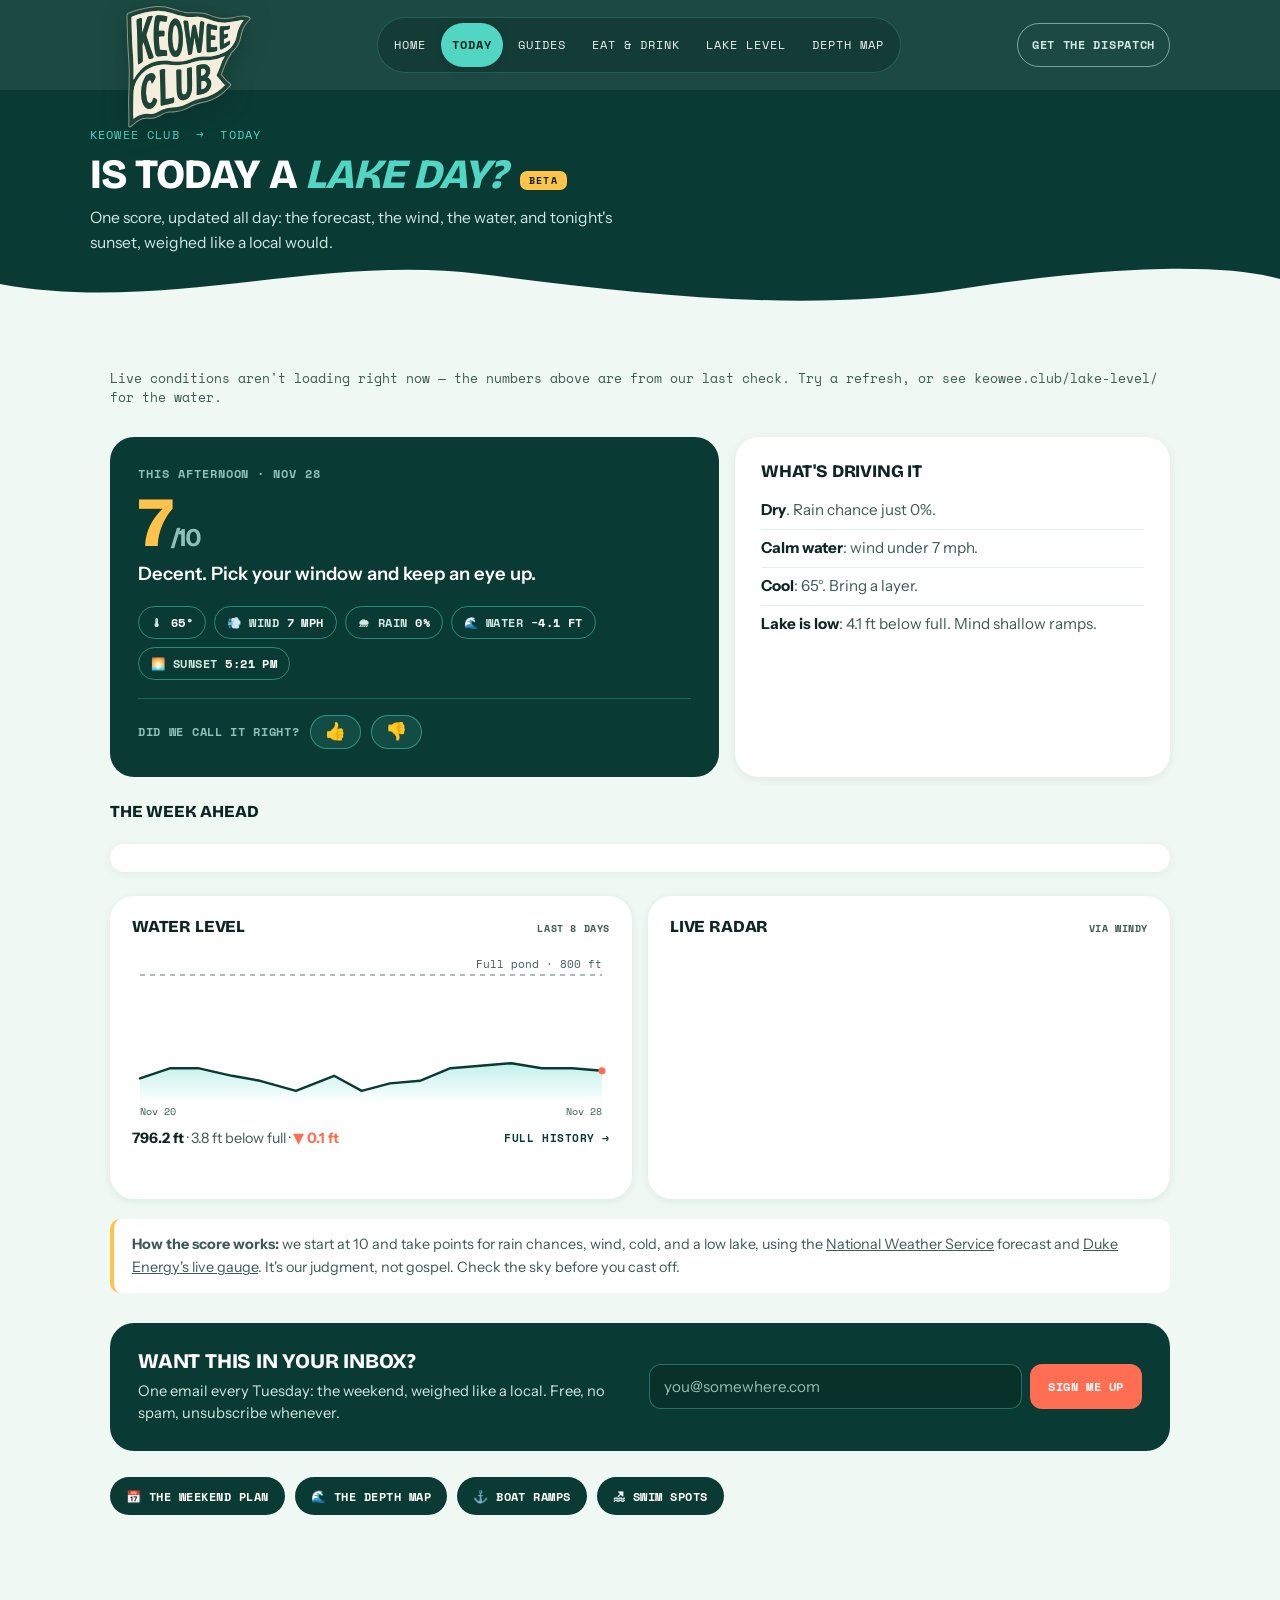
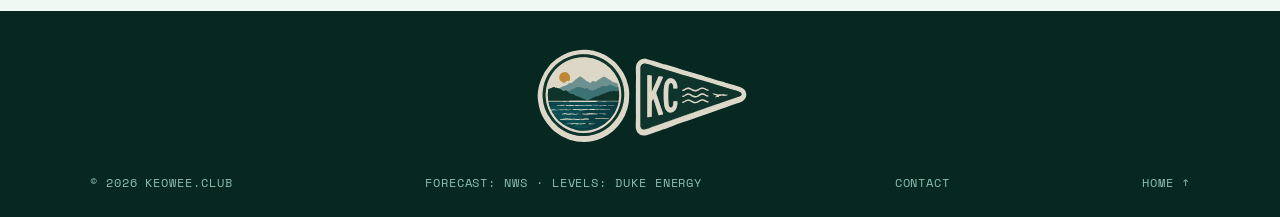
<file: today/index.html>
<!DOCTYPE html>
<html lang="en">
<head>
<meta charset="UTF-8">
<meta name="viewport" content="width=device-width, initial-scale=1.0">
<title>Lake Keowee Today — Conditions, Wind &amp; the Lake Day Score | keowee.club</title>
<!-- today-desc:start --><meta name="description" content="Today's lake day score for Lake Keowee is 7/10 — Decent. Pick your window and keep an eye up. 65°, rain 0%, wind up to 7 mph. Updated continuously from the NWS forecast and Duke Energy's gauge."><!-- today-desc:end -->
<link rel="canonical" href="https://keowee.club/today/">
<meta name="theme-color" content="#0A3A34">
<link rel="manifest" href="/manifest.webmanifest">
<link rel="icon" type="image/png" sizes="512x512" href="/favicon.png?v=2">
<link rel="apple-touch-icon" href="/apple-touch-icon.png?v=2">
<meta property="og:type" content="website">
<meta property="og:site_name" content="keowee.club">
<meta property="og:title" content="Is today a lake day? The Keowee report">
<meta property="og:description" content="One score every morning: forecast, wind, rain, water level, sunset. For Lake Keowee &amp; Lake Jocassee.">
<meta property="og:url" content="https://keowee.club/today/">
<meta property="og:image" content="https://keowee.club/og.png">
<meta name="twitter:card" content="summary_large_image">
<link rel="preconnect" href="https://fonts.googleapis.com">
<link rel="preconnect" href="https://fonts.gstatic.com" crossorigin>
<link href="https://fonts.googleapis.com/css2?family=Bricolage+Grotesque:opsz,wght@12..96,400..800&family=Instrument+Sans:wght@400;500;600&family=Space+Mono:wght@400;700&display=swap" rel="stylesheet">
<style>
:root{
  --keowee-deep:#0A3A34;--keowee-dusk:#062821;--clearwater:#52D6C4;--clearwater-pale:#BFF3EA;
  --shallows:#EFF8F3;--sunset:#FF6E52;--goldhour:#FFC24B;--ink:#0E2622;--ink-soft:#3E5A54;--card:#FFFFFF;
  --radius-lg:24px;--radius-md:16px;--radius-sm:10px;
  --display:'Bricolage Grotesque',system-ui,sans-serif;--body:'Instrument Sans',system-ui,sans-serif;--mono:'Space Mono',ui-monospace,monospace;
}
*{margin:0;padding:0;box-sizing:border-box}
body{font-family:var(--body);color:var(--ink);background:var(--shallows);-webkit-font-smoothing:antialiased}
a{color:inherit}
:focus-visible{outline:3px solid var(--sunset);outline-offset:2px;border-radius:4px}
.nav{position:sticky;top:0;z-index:50;background:rgba(10,58,52,.92);backdrop-filter:blur(10px);-webkit-backdrop-filter:blur(10px);color:#fff}
.nav-inner{max-width:1100px;margin:0 auto;display:flex;align-items:center;justify-content:space-between;padding:14px 20px;gap:12px}
.wordmark{text-decoration:none;display:flex;flex-direction:column;line-height:1}
.pennant-logo{width:112px;height:auto;display:block;filter:drop-shadow(0 5px 12px rgba(6,40,33,.4))}
.nav-links{display:flex;gap:4px;list-style:none;padding:5px;border:1px solid rgba(82,214,196,.24);border-radius:999px;background:rgba(6,40,33,.38);font-family:var(--mono);font-size:.78rem;text-transform:uppercase;letter-spacing:.08em}
.nav-links a{display:block;padding:7px 11px;border-radius:999px;text-decoration:none;opacity:.92;transition:background .15s ease,color .15s ease,opacity .15s ease}
.nav-links a:hover{opacity:1;color:var(--clearwater);background:rgba(82,214,196,.12)}
.nav-links a[aria-current]{opacity:1;color:var(--keowee-dusk);background:var(--clearwater);font-weight:700;box-shadow:0 2px 8px rgba(6,40,33,.3)}
.nav-cta{font-family:var(--mono);font-size:.72rem;text-transform:uppercase;letter-spacing:.06em;background:var(--sunset);color:#fff;text-decoration:none;padding:9px 14px;border-radius:999px;font-weight:700;white-space:nowrap}
.nav-cta:hover{background:#ff5a3a}
@media(min-width:760px){.pennant-logo{width:152px;margin:-10px 0 -52px}}

.hero{background:var(--keowee-deep);color:#fff;padding:36px 20px 58px;position:relative}
.hero-inner{max-width:1100px;margin:0 auto}
.crumb{font-family:var(--mono);font-size:.72rem;text-transform:uppercase;letter-spacing:.1em;color:var(--clearwater);margin-bottom:10px}
.crumb a{text-decoration:none}
.hero h1{font-family:var(--display);font-weight:800;font-size:clamp(1.8rem,4vw,2.6rem);letter-spacing:-.02em;line-height:1.02;text-transform:uppercase}
.hero h1 em{font-style:italic;color:var(--clearwater)}
.beta{display:inline-block;font-family:var(--mono);font-size:.62rem;font-weight:700;letter-spacing:.14em;background:var(--goldhour);color:var(--keowee-dusk);padding:5px 9px 4px;border-radius:7px;vertical-align:.35em;margin-left:6px}
.hero .sub{margin-top:10px;max-width:560px;font-size:.98rem;line-height:1.6;color:#CFE8E1}
.hero-wave{position:absolute;left:0;right:0;bottom:-1px;width:100%;height:60px;display:block}

main{max-width:1100px;margin:0 auto;padding:26px 20px 20px}
.report{display:grid;grid-template-columns:1fr;gap:16px}
@media(min-width:860px){.report{grid-template-columns:1.4fr 1fr}}
.verdict{background:var(--keowee-deep);color:#fff;border-radius:var(--radius-lg);padding:28px;position:relative;overflow:hidden}
.verdict .vday{font-family:var(--mono);font-size:.75rem;font-weight:700;text-transform:uppercase;letter-spacing:.08em;color:#8FBFB5}
.verdict .score{font-family:var(--display);font-weight:800;font-size:4.4rem;line-height:1;letter-spacing:-.03em;margin:6px 0 2px}
.verdict .score small{font-size:1.6rem;color:#8FBFB5;font-weight:700}
.verdict .vline{font-size:1.15rem;font-weight:600;max-width:420px;line-height:1.45}
.verdict[data-grade="great"] .score{color:var(--clearwater)}
.verdict[data-grade="ok"] .score{color:var(--goldhour)}
.verdict[data-grade="bad"] .score{color:var(--sunset)}
.vstats{display:flex;flex-wrap:wrap;gap:8px;margin-top:18px}
.vstat{font-family:var(--mono);font-size:.72rem;font-weight:700;text-transform:uppercase;letter-spacing:.04em;color:#CFE8E1;border:1.5px solid rgba(82,214,196,.5);border-radius:999px;padding:7px 12px}
.vstat b{color:#fff}
.fb{display:flex;align-items:center;flex-wrap:wrap;gap:10px;margin-top:18px;padding-top:16px;border-top:1px solid rgba(82,214,196,.28)}
.fbq{font-family:var(--mono);font-size:.72rem;font-weight:700;text-transform:uppercase;letter-spacing:.06em;color:#8FBFB5}
.fbbtn{font-size:1.05rem;line-height:1;background:rgba(82,214,196,.12);border:1.5px solid rgba(82,214,196,.5);border-radius:999px;padding:8px 14px;cursor:pointer;transition:transform .12s ease,background .15s ease}
.fbbtn:hover{background:rgba(82,214,196,.28);transform:scale(1.08)}
.fbthanks{font-size:.9rem;color:#CFE8E1}
.vwindow{margin-top:10px;font-family:var(--mono);font-size:.8rem;font-weight:700;text-transform:uppercase;letter-spacing:.05em;color:var(--keowee-dusk);background:var(--goldhour);display:inline-block;padding:7px 12px;border-radius:8px}
.alert{border-radius:var(--radius-md);padding:14px 18px;margin-bottom:16px;font-size:.94rem;line-height:1.5;color:#fff}
.alert.warn{background:#B3352C}
.alert.watch{background:#9C6A12}
.alert b{display:block;font-family:var(--mono);font-size:.72rem;font-weight:700;text-transform:uppercase;letter-spacing:.07em;margin-bottom:4px}
.alert a{color:#fff}
.sharebar{display:flex;justify-content:flex-end;margin:14px 0 0}
.sharebtn{font-family:var(--mono);font-size:.72rem;font-weight:700;text-transform:uppercase;letter-spacing:.05em;background:var(--keowee-deep);color:#fff;border:none;border-radius:999px;padding:10px 16px;cursor:pointer}
.sharebtn:hover{background:#0d4a40}
.tsub{background:var(--keowee-deep);color:#fff;border-radius:var(--radius-lg);padding:26px 28px;margin:0 0 26px;display:flex;flex-wrap:wrap;align-items:center;gap:18px}
.tsub-copy{flex:1 1 300px}
.tsub h2{font-family:var(--display);font-weight:800;font-size:1.3rem;text-transform:uppercase;letter-spacing:-.01em}
.tsub p{margin-top:6px;font-size:.92rem;color:#CFE8E1;line-height:1.5}
.tsub form{display:flex;gap:8px;flex:1 1 300px;min-width:260px}
.tsub input[type=email]{flex:1;min-width:0;padding:12px 14px;border-radius:12px;border:1.5px solid rgba(82,214,196,.4);background:rgba(6,40,33,.5);color:#fff;font-family:var(--body);font-size:.95rem}
.tsub input[type=email]::placeholder{color:#8FBFB5}
.tsub button{font-family:var(--mono);font-size:.74rem;font-weight:700;text-transform:uppercase;letter-spacing:.05em;background:var(--sunset);color:#fff;border:none;border-radius:12px;padding:12px 18px;cursor:pointer;white-space:nowrap}
.tsub button:hover{background:#ff5a3a}
.tsub-success{display:none;font-family:var(--display);font-weight:700;font-size:1.1rem;color:var(--clearwater);flex:1 1 300px}
.why{background:#fff;border-radius:var(--radius-lg);padding:24px 26px;box-shadow:0 2px 10px rgba(10,58,52,.07)}
.why h2{font-family:var(--display);font-weight:800;font-size:1.1rem;text-transform:uppercase;letter-spacing:-.01em;margin-bottom:10px}
.why ul{list-style:none}
.why li{padding:7px 0;color:var(--ink-soft);font-size:.95rem;line-height:1.5;border-bottom:1px solid #E4EFE9}
.why li:last-child{border-bottom:none}
.why li b{color:var(--ink)}
.outlook{margin:24px 0 8px}
.oh{font-family:var(--display);font-weight:800;font-size:1.05rem;text-transform:uppercase;letter-spacing:-.01em;margin-bottom:10px}
.cal{display:grid;grid-template-columns:repeat(7,1fr);gap:8px}
.calc{border:none;border-radius:14px;padding:12px 4px 10px;text-align:center;cursor:pointer;font-family:var(--body);display:flex;flex-direction:column;gap:2px;align-items:center;box-shadow:0 2px 8px rgba(10,58,52,.08);transition:transform .12s ease,box-shadow .12s ease}
.calc:hover{transform:translateY(-2px)}
.calc.sel{box-shadow:0 0 0 3px var(--keowee-deep),0 4px 12px rgba(10,58,52,.2)}
.cd{font-family:var(--mono);font-size:.62rem;font-weight:700;text-transform:uppercase;letter-spacing:.04em;opacity:.85}
.cn{font-size:.76rem;opacity:.8}
.cs{font-family:var(--display);font-weight:800;font-size:1.5rem;line-height:1.1}
.cal-detail{margin-top:12px;background:#fff;border-radius:var(--radius-md);padding:14px 18px;font-size:.92rem;color:var(--ink-soft);line-height:1.55;box-shadow:0 2px 10px rgba(10,58,52,.06)}
.cal-detail b{color:var(--ink)}
.hourly{margin:24px 0 8px}
.hwrap{overflow-x:auto;-webkit-overflow-scrolling:touch;border-radius:var(--radius-md);box-shadow:0 2px 10px rgba(10,58,52,.06);background:#fff}
.htab{border-collapse:separate;border-spacing:0;width:max-content;min-width:100%;font-size:.8rem}
.htab th,.htab td{padding:9px 3px;text-align:center;min-width:46px;border-bottom:1px solid #EDF4F0;font-weight:500;color:var(--ink)}
.htab tr:last-child td{border-bottom:none}
.htab .rl{position:sticky;left:0;background:#fff;text-align:left;padding-left:14px;padding-right:12px;font-family:var(--mono);font-size:.6rem;font-weight:700;text-transform:uppercase;letter-spacing:.05em;color:var(--ink-soft);min-width:72px;z-index:2;box-shadow:3px 0 5px rgba(10,58,52,.05)}
.htab thead th{font-family:var(--mono);font-size:.62rem;color:var(--ink-soft);font-weight:700}
.htab .score td:not(.rl){font-family:var(--display);font-weight:800;font-size:.92rem}
.htab .arr{display:inline-block;font-size:.95rem;line-height:1;color:#2C6FAE}
.hnote{font-family:var(--mono);font-size:.66rem;text-transform:uppercase;letter-spacing:.05em;color:var(--ink-soft);margin-top:8px}
.wx{display:grid;grid-template-columns:1fr 1fr;gap:16px;margin:24px 0 8px}
@media(max-width:859px){.wx{grid-template-columns:1fr}}
.wxcard{background:#fff;border-radius:var(--radius-lg);padding:20px 22px;box-shadow:0 2px 10px rgba(10,58,52,.07);display:flex;flex-direction:column}
.wxhead{display:flex;align-items:baseline;justify-content:space-between;gap:10px;margin-bottom:12px}
.wxhead .oh{margin-bottom:0}
.wxtag{font-family:var(--mono);font-size:.62rem;font-weight:700;text-transform:uppercase;letter-spacing:.06em;color:var(--ink-soft)}
#lvlChart{width:100%;height:170px;display:block}
.wxfoot{display:flex;align-items:center;justify-content:space-between;gap:10px;margin-top:10px;font-size:.9rem;color:var(--ink-soft)}
.wxfoot b{color:var(--ink)}
.wxlink{font-family:var(--mono);font-size:.68rem;font-weight:700;text-transform:uppercase;letter-spacing:.05em;text-decoration:none;color:var(--keowee-deep);white-space:nowrap}
.wxlink:hover{text-decoration:underline}
.lvl-up{color:#1B9C8A;font-weight:700}
.lvl-down{color:var(--sunset);font-weight:700}
.radarwrap{position:relative;flex:1;min-height:230px;border-radius:var(--radius-md);overflow:hidden}
.radarwrap iframe{position:absolute;inset:0;width:100%;height:100%;border:0}
.note{background:#fff;border-left:4px solid var(--goldhour);border-radius:var(--radius-sm);padding:14px 18px;color:var(--ink-soft);font-size:.9rem;line-height:1.6;margin:20px 0 30px}
.xlinks{display:flex;flex-wrap:wrap;gap:10px;margin:0 0 56px}
.xlinks a{font-family:var(--mono);font-size:.76rem;font-weight:700;text-transform:uppercase;letter-spacing:.04em;text-decoration:none;padding:10px 16px;border-radius:999px;background:var(--keowee-deep);color:#fff}
.xlinks a:hover{background:#0d4a40}
.loadmsg{font-family:var(--mono);font-size:.8rem;color:var(--ink-soft);padding:30px 0}
.skel-report{display:grid;grid-template-columns:1fr;gap:16px}
@media(min-width:860px){.skel-report{grid-template-columns:1.4fr 1fr}}
.skel-card{border-radius:var(--radius-lg);padding:26px;background:#fff;box-shadow:0 2px 10px rgba(10,58,52,.07)}
.skel-card.dark{background:var(--keowee-deep)}
.sk{display:block;height:14px;border-radius:7px;margin-bottom:13px;background:linear-gradient(90deg,#E2EEE8 25%,#F2F8F5 50%,#E2EEE8 75%);background-size:200% 100%;animation:skshine 1.3s linear infinite}
.skel-card.dark .sk{background:linear-gradient(90deg,rgba(82,214,196,.14) 25%,rgba(82,214,196,.28) 50%,rgba(82,214,196,.14) 75%);background-size:200% 100%}
.sk.big{height:54px;border-radius:12px}
.skrow{margin-top:14px}
.sk.chip{display:inline-block;height:28px;width:86px;border-radius:999px;margin:0 8px 0 0}
.skel-cal{display:grid;grid-template-columns:repeat(7,1fr);gap:8px;margin-top:22px}
.sk.cell{height:84px;border-radius:14px;margin:0}
@keyframes skshine{to{background-position:-200% 0}}
@media(prefers-reduced-motion:reduce){.sk{animation:none}}

footer{background:var(--keowee-dusk);color:#8FBFB5;padding:26px 20px;margin-top:20px}
.foot-marks{display:flex;justify-content:center;margin-bottom:14px}
.foot-marks img{width:220px;height:auto;opacity:.9}
.foot-inner{max-width:1100px;margin:0 auto;display:flex;flex-wrap:wrap;justify-content:space-between;gap:16px;align-items:center;font-family:var(--mono);font-size:.72rem;text-transform:uppercase;letter-spacing:.08em}
.foot-inner a{text-decoration:none}
.foot-inner a:hover{color:var(--clearwater)}
@media(max-width:759px){
  .nav-inner{padding:8px 14px;row-gap:0;flex-wrap:wrap}
  .pennant-logo{width:78px}
  .nav-cta{font-size:.6rem;padding:6px 10px}
  .nav-links{order:3;width:100%;flex-wrap:nowrap;justify-content:flex-start;overflow-x:auto;scrollbar-width:none;-webkit-overflow-scrolling:touch;gap:4px;padding:4px 2px 2px;border:none;background:none;font-size:.72rem}
  .nav-links::-webkit-scrollbar{display:none}
  .nav-links a{white-space:nowrap;padding:6px 10px}
  .hero{padding:20px 18px 44px}
  .crumb{margin-bottom:6px}
  .hero .sub{margin-top:8px;font-size:.9rem;line-height:1.5}
  .hero-wave{height:36px}
  main{padding:16px 16px 12px}
  .loadmsg{padding:18px 0}
  .report{gap:12px}
  .verdict{padding:20px 18px}
  .verdict .score{font-size:3.6rem;margin:4px 0 0}
  .verdict .score small{font-size:1.3rem}
  .verdict .vline{font-size:1.02rem}
  .vstats{margin-top:14px;gap:6px}
  .vstat{font-size:.66rem;padding:6px 10px}
  .fb{margin-top:14px;padding-top:13px}
  .why{padding:18px}
  .why li{font-size:.9rem;padding:6px 0}
  .outlook{margin:18px 0 4px}
  .oh{font-size:.95rem;margin-bottom:8px}
  .cal{gap:4px}
  .calc{border-radius:10px;padding:9px 2px 8px;gap:1px}
  .calc.sel{box-shadow:0 0 0 2.5px var(--keowee-deep),0 3px 9px rgba(10,58,52,.2)}
  .cd{font-size:.53rem}
  .cn{font-size:.66rem}
  .cs{font-size:1.12rem}
  .cal-detail{padding:12px 14px;font-size:.86rem}
  .hourly{margin:18px 0 4px}
  .hwrap{margin:0 -16px;border-radius:0}
  .htab th,.htab td{min-width:42px;padding:8px 2px;font-size:.76rem}
  .htab .rl{min-width:64px;padding-left:16px;padding-right:8px;font-size:.56rem}
  .hnote{font-size:.6rem;padding:0 2px}
  .note{font-size:.85rem;padding:12px 14px;margin:16px 0 22px}
  .tsub{padding:20px 18px;margin-bottom:18px;gap:12px}
  .tsub h2{font-size:1.1rem}
  .tsub p{font-size:.86rem}
  .xlinks{gap:8px;margin-bottom:40px}
  .xlinks a{font-size:.7rem;padding:9px 13px}
  .beta{font-size:.55rem;padding:4px 7px 3px;vertical-align:.4em}
}
</style>
<link rel="stylesheet" href="/assets/navigation.css">
<script defer src="/assets/navigation.js"></script>
</head>
<body>

<nav class="nav" aria-label="Main">
  <div class="nav-inner">
    <a class="wordmark" href="/" aria-label="Keowee Club home">
      <img class="pennant-logo" src="../brand/keoweeclub.svg" alt="Keowee Club" width="383" height="312">
    </a>
    <button class="nav-toggle" type="button" aria-expanded="false" aria-controls="main-nav-menu">Menu</button>
    <div class="nav-menu" id="main-nav-menu">
    <ul class="nav-links">
      <li><a href="/">Home</a></li>
      <li><a href="/today/" aria-current="page">Today</a></li>
      <li><a href="/guides/lake-keowee-first-timer/">Guides</a></li>
      <li><a href="/eat-and-drink/">Eat &amp; Drink</a></li>
      <li><a href="/lake-level/">Lake Level</a></li>
      <li><a href="/depth/">Depth Map</a></li>
    </ul>
    <a class="nav-cta" href="/#dispatch">Get the Dispatch</a>
    </div>
  </div>
</nav>

<header class="hero">
  <div class="hero-inner">
    <p class="crumb"><a href="/">Keowee Club</a> &nbsp;→&nbsp; Today</p>
    <h1>Is today a <em>lake day?</em> <span class="beta">Beta</span></h1>
    <p class="sub">One score, updated all day: the forecast, the wind, the water, and tonight's sunset, weighed like a local would.</p>
  </div>
  <svg class="hero-wave" viewBox="0 0 1440 60" preserveAspectRatio="none" aria-hidden="true"><path d="M0 30C180 60 360 0 540 20s360 40 540 15 300-25 360-10V60H0Z" fill="#EFF8F3"/></svg>
</header>

<main>
  <div id="alertBar" style="display:none"></div>
  <div id="loadMsg" aria-hidden="true" style="display:none">
    <div class="skel-report">
      <div class="skel-card dark"><i class="sk" style="width:38%"></i><i class="sk big" style="width:34%"></i><i class="sk" style="width:72%"></i><div class="skrow"><i class="sk chip"></i><i class="sk chip"></i><i class="sk chip"></i><i class="sk chip"></i></div></div>
      <div class="skel-card"><i class="sk" style="width:42%"></i><i class="sk" style="width:92%"></i><i class="sk" style="width:80%"></i><i class="sk" style="width:86%"></i><i class="sk" style="width:64%"></i></div>
    </div>
    <div class="skel-cal"><i class="sk cell"></i><i class="sk cell"></i><i class="sk cell"></i><i class="sk cell"></i><i class="sk cell"></i><i class="sk cell"></i><i class="sk cell"></i></div>
  </div>
  <div class="report" id="report" style="display:grid">
    <!-- today-grade:start --><section class="verdict" id="verdict" aria-label="Today's lake day score" data-grade="ok"><!-- today-grade:end -->
      <p class="vday" id="vDay"><!-- today-day:start -->This Afternoon · Nov 28<!-- today-day:end --></p>
      <p class="score"><span id="vScore"><!-- today-score:start -->7<!-- today-score:end --></span><small>/10</small></p>
      <p class="vline" id="vLine"><!-- today-line:start -->Decent. Pick your window and keep an eye up.<!-- today-line:end --></p>
      <p class="vwindow" id="vWindow" style="display:none"></p>
      <div class="vstats" id="vStats"><!-- today-stats:start --><span class="vstat">🌡 <b>65°</b></span><span class="vstat">💨 wind <b>7 mph</b></span><span class="vstat">🌧 rain <b>0%</b></span><span class="vstat">🌊 water <b>−4.1 ft</b></span><span class="vstat">🌅 sunset <b>5:21 PM</b></span><!-- today-stats:end --></div>
      <div class="fb" id="fb">
        <span class="fbq">Did we call it right?</span>
        <button class="fbbtn" id="fbUp" aria-label="The score felt right">👍</button>
        <button class="fbbtn" id="fbDown" aria-label="The score felt off">👎</button>
      </div>
    </section>
    <section class="why">
      <h2>What's driving it</h2>
      <ul id="whyList"><!-- today-why:start --><li><b>Dry</b>. Rain chance just 0%.</li><li><b>Calm water</b>: wind under 7 mph.</li><li><b>Cool</b>: 65°. Bring a layer.</li><li><b>Lake is low</b>: 4.1 ft below full. Mind shallow ramps.</li><!-- today-why:end --></ul>
    </section>
  </div>
  <div class="sharebar" id="shareBar" style="display:none"><button class="sharebtn" id="shareBtn">Share today's report</button></div>
  <section class="outlook" aria-label="7 day outlook">
    <h2 class="oh">The week ahead</h2>
    <div class="cal" id="cal"></div>
    <div class="cal-detail" id="calDetail"></div>
  </section>
  <section class="hourly" id="hourly" style="display:none" aria-label="Hour by hour detail">
    <h2 class="oh" id="hourlyTitle">Hour by hour</h2>
    <div class="hwrap"><table class="htab" id="htab"></table></div>
    <p class="hnote">Wind and gusts in mph. Arrows point where the wind is headed.</p>
  </section>
  <section class="wx" aria-label="Water level and live radar">
    <div class="wxcard">
      <div class="wxhead"><h2 class="oh">Water level</h2><span class="wxtag" id="lvlTag"></span></div>
      <svg id="lvlChart" role="img" aria-label="Lake Keowee water level, recent days"></svg>
      <div class="wxfoot"><span id="lvlNow">Loading the gauge…</span><a class="wxlink" href="/lake-level/">Full history →</a></div>
    </div>
    <div class="wxcard">
      <div class="wxhead"><h2 class="oh">Live radar</h2><span class="wxtag">via Windy</span></div>
      <div class="radarwrap"><iframe id="radarFrame" title="Live weather radar over Lake Keowee" loading="lazy" src="https://embed.windy.com/embed2.html?lat=34.85&amp;lon=-82.93&amp;detailLat=34.85&amp;detailLon=-82.93&amp;zoom=8&amp;level=surface&amp;overlay=radar&amp;product=radar&amp;menu=&amp;message=&amp;marker=true&amp;calendar=now&amp;type=map&amp;location=coordinates&amp;metricWind=mph&amp;metricTemp=%C2%B0F&amp;radarRange=-1"></iframe></div>
    </div>
  </section>
  <div class="note"><b>How the score works:</b> we start at 10 and take points for rain chances, wind, cold, and a low lake, using the <a href="https://www.weather.gov/" rel="noopener" target="_blank">National Weather Service</a> forecast and <a href="/lake-level/">Duke Energy's live gauge</a>. It's our judgment, not gospel. Check the sky before you cast off.</div>
  <section class="tsub" aria-label="Newsletter signup">
    <div class="tsub-copy">
      <h2>Want this in your inbox?</h2>
      <p>One email every Tuesday: the weekend, weighed like a local. Free, no spam, unsubscribe whenever.</p>
    </div>
    <form id="signup" action="https://buttondown.com/api/emails/embed-subscribe/keowee" method="post" target="bd-frame" novalidate>
      <input type="email" id="email" name="email" placeholder="you@somewhere.com" aria-label="Email address" required>
      <input type="hidden" name="embed" value="1">
      <button type="submit">Sign me up</button>
    </form>
    <iframe name="bd-frame" title="Newsletter signup" style="display:none" aria-hidden="true"></iframe>
    <p class="tsub-success" id="success">🌊 You're in. See you Tuesday.</p>
  </section>
  <div class="xlinks">
    <a href="/weekend/">📅 The weekend plan</a>
    <a href="/depth/">🌊 The depth map</a>
    <a href="/boat-ramps/">⚓ Boat ramps</a>
    <a href="/swim/">🏖 Swim spots</a>
  </div>
</main>

<footer>
  <div class="foot-marks" aria-hidden="true"><img src="../brand/footer-marks.svg" alt="" loading="lazy" width="329" height="140"></div>
  <div class="foot-inner">
    <span>© 2026 keowee.club</span>
    <span>Forecast: NWS · Levels: Duke Energy</span>
    <a href="/contact/">Contact</a>
    <a href="/">Home ↑</a>
  </div>
</footer>

<script>
(function(){
  var FC='https://api.weather.gov/gridpoints/GSP/45,41/forecast';
  var DUKE='https://api.hydro-derived.duke-energy.app/lakes/current-level';

  function windMax(s){var m=(s||'').match(/(\d+)(?:\s*to\s*(\d+))?\s*mph/);return m?parseInt(m[2]||m[1],10):null;}
  function sunsetFor(date){
    var LAT=34.85*Math.PI/180,LNG=-82.93;
    var start=new Date(date.getFullYear(),0,0);
    var doy=Math.floor((date-start)/864e5);
    var g=2*Math.PI/365*(doy-1);
    var eqt=229.18*(0.000075+0.001868*Math.cos(g)-0.032077*Math.sin(g)-0.014615*Math.cos(2*g)-0.040849*Math.sin(2*g));
    var decl=0.006918-0.399912*Math.cos(g)+0.070257*Math.sin(g)-0.006758*Math.cos(2*g)+0.000907*Math.sin(2*g)-0.002697*Math.cos(3*g)+0.00148*Math.sin(3*g);
    var ha=Math.acos(Math.cos(90.833*Math.PI/180)/(Math.cos(LAT)*Math.cos(decl))-Math.tan(LAT)*Math.tan(decl));
    var setUTC=720-4*(LNG-ha*180/Math.PI)-eqt;
    var d=new Date(Date.UTC(date.getFullYear(),date.getMonth(),date.getDate(),0,setUTC));
    return d.toLocaleTimeString('en-US',{hour:'numeric',minute:'2-digit',timeZone:'America/New_York'});
  }
  function stormWindow(hourly,refDate){
    if(!hourly)return null;
    var day=refDate.toLocaleDateString('en-CA',{timeZone:'America/New_York'});
    var hrs=hourly.filter(function(h){
      var d=new Date(h.startTime);
      if(d.toLocaleDateString('en-CA',{timeZone:'America/New_York'})!==day)return false;
      var hr=+d.toLocaleTimeString('en-US',{hour:'numeric',hour12:false,timeZone:'America/New_York'});
      return hr>=8&&hr<=22;
    });
    if(hrs.length<4)return null;
    var pops=hrs.map(function(h){return (h.probabilityOfPrecipitation&&h.probabilityOfPrecipitation.value)||0;});
    var peak=Math.max.apply(null,pops);
    if(peak<35)return null;
    var th=Math.max(30,peak*0.6);
    var first=pops.indexOf(peak),last=first;
    while(first>0&&pops[first-1]>=th)first--;
    while(last<pops.length-1&&pops[last+1]>=th)last++;
    var fmt=function(d){return d.toLocaleTimeString('en-US',{hour:'numeric',timeZone:'America/New_York'});};
    var startH=+new Date(hrs[first].startTime).toLocaleTimeString('en-US',{hour:'numeric',hour12:false,timeZone:'America/New_York'});
    var endD=new Date(new Date(hrs[last].startTime).getTime()+36e5);
    var endH=+new Date(hrs[last].startTime).toLocaleTimeString('en-US',{hour:'numeric',hour12:false,timeZone:'America/New_York'})+1;
    if(first===0&&last===pops.length-1)return {label:'on and off all day',allDay:true};
    return {label:'mainly '+fmt(new Date(hrs[first].startTime))+' to '+fmt(endD),allDay:false,startH:startH,endH:endH};
  }
  function scoreDay(p,downFt,sw){
    var s=10,why=[];
    var rain=(p.probabilityOfPrecipitation&&p.probabilityOfPrecipitation.value)||0;
    var wind=windMax(p.windSpeed)||0;
    var t=p.temperature;
    var when=sw?', '+sw.label:'';
    var hint=' Watch the radar.';
    if(sw&&!sw.allDay){
      if(sw.startH>=12)hint=' The morning is your window.';
      else if(sw.endH<=13)hint=' The afternoon opens up.';
      else hint=' Work the edges of it.';
    }
    if(rain>=60){s-=4;why.push('<b>Storms likely</b> ('+rain+'%)'+when+'.'+hint);}
    else if(rain>=40){s-=2.5;why.push('<b>Rain possible</b> ('+rain+'%)'+when+'.'+(sw?hint:' Keep a window open.'));}
    else if(rain>=20){s-=1;why.push('<b>Slight rain chance</b> ('+rain+'%'+(sw&&!sw.allDay?when:'')+'). Probably fine.');}
    else{why.push('<b>Dry</b>. Rain chance just '+rain+'%.');}
    if(wind>20){s-=4;why.push('<b>Windy</b>: gusts to '+wind+' mph. Rough water, sailors only.');}
    else if(wind>14){s-=2.5;why.push('<b>Breezy</b>: up to '+wind+' mph. Chop on open water.');}
    else if(wind>8){s-=1;why.push('<b>Light chop</b>: wind to '+wind+' mph.');}
    else{why.push('<b>Calm water</b>: wind under '+Math.max(wind,5)+' mph.');}
    if(t<60){s-=4;why.push('<b>Cold</b>: '+t+'°. Wetsuit weather.');}
    else if(t<70){s-=2;why.push('<b>Cool</b>: '+t+'°. Bring a layer.');}
    else if(t>95){s-=1;why.push('<b>Scorcher</b>: '+t+'°. The water is the only place to be.');}
    else{why.push('<b>'+t+'°</b> and comfortable.');}
    if(downFt!=null){
      if(downFt>4){s-=1;why.push('<b>Lake is low</b>: '+downFt.toFixed(1)+' ft below full. Mind shallow ramps.');}
      else{why.push('<b>Water is fine</b>: '+downFt.toFixed(1)+' ft below full pond.');}
    }
    s=Math.max(1,Math.min(10,Math.round(s*2)/2));
    return {s:s,why:why,rain:rain,wind:wind,t:t};
  }
  function verdictLine(s,p){
    if(s>=9)return 'Go. Days like this are why you live here.';
    if(s>=7.5)return 'A proper lake day. '+(p.shortForecast||'')+'.';
    if(s>=5.5)return 'Decent. Pick your window and keep an eye up.';
    if(s>=3.5)return 'Iffy out there. The brave get the lake to themselves.';
    return 'Not today. The lake will forgive you.';
  }
  // Gusts and alerts are decoration, not the verdict: fetch them in parallel
  // but never let them delay the score card.
  var pGrid=fetch('https://api.weather.gov/gridpoints/GSP/45,41',{headers:{'Accept':'application/geo+json'}}).then(function(r){if(!r.ok)throw 0;return r.json();}).then(function(j){return j.properties;}).catch(function(){return null;});
  var pAlerts=fetch('https://api.weather.gov/alerts/active?point=34.85,-82.93',{headers:{'Accept':'application/geo+json'}}).then(function(r){if(!r.ok)throw 0;return r.json();}).then(function(j){return j.features||[];}).catch(function(){return [];});
  Promise.all([
    fetch(FC,{headers:{'Accept':'application/geo+json'}}).then(function(r){if(!r.ok)throw 0;return r.json();}),
    fetch(DUKE).then(function(r){if(!r.ok)throw 0;return r.json();}).catch(function(){return null;}),
    fetch(FC+'/hourly',{headers:{'Accept':'application/geo+json'}}).then(function(r){if(!r.ok)throw 0;return r.json();}).then(function(j){return j.properties.periods||null;}).catch(function(){return null;})
  ]).then(function(res){
    var periods=res[0].properties.periods||[];
    var lakes=res[1];
    var hourly=res[2];
    var downFt=null;
    if(lakes){
      var k=lakes.find(function(l){return l.LakeName==='KEOWEE';});
      var a=k&&parseFloat(k.Actual);
      if(a&&!isNaN(a))downFt=Math.max(0,100-a);
    }
    var daysP=periods.filter(function(p){return p.isDaytime;}).slice(0,7);
    if(!daysP.length)throw 0;
    var hero=daysP[0],hs=scoreDay(hero,downFt,stormWindow(hourly,new Date(hero.startTime)));
    document.getElementById('vDay').textContent=hero.name+' · '+new Date(hero.startTime).toLocaleDateString('en-US',{month:'short',day:'numeric'});
    document.getElementById('vScore').textContent=hs.s%1?hs.s.toFixed(1):hs.s;
    document.getElementById('vLine').textContent=verdictLine(hs.s,hero);
    var vd=document.getElementById('verdict');
    vd.setAttribute('data-grade',hs.s>=7.5?'great':hs.s>=5?'ok':'bad');
    var stats=[
      ['🌡','<b>'+hero.temperature+'°</b>'],
      ['💨','wind <b>'+(hs.wind||'—')+' mph</b>'],
      ['🌧','rain <b>'+hs.rain+'%</b>'],
      downFt!=null?['🌊','water <b>−'+downFt.toFixed(1)+' ft</b>']:null,
      ['🌅','sunset <b>'+sunsetFor(new Date(hero.startTime))+'</b>']
    ].filter(Boolean);
    document.getElementById('vStats').innerHTML=stats.map(function(x){return '<span class="vstat">'+x[0]+' '+x[1]+'</span>';}).join('');
    document.getElementById('whyList').innerHTML=hs.why.map(function(w){return '<li>'+w+'</li>';}).join('');
    var fb=document.getElementById('fb');
    var fbKey='kcfb-'+new Date(hero.startTime).toISOString().slice(0,10);
    var prior=null;try{prior=localStorage.getItem(fbKey);}catch(e){}
    if(prior){fb.innerHTML='<span class="fbthanks">Thanks, your read on '+hero.name.toLowerCase()+' is in.</span>';}
    else{
      var vote=function(v){
        try{localStorage.setItem(fbKey,v);}catch(e){}
        if(window.umami)umami.track('score-feedback',{vote:v,score:hs.s,rain:hs.rain,wind:hs.wind,temp:hs.t,down:downFt!=null?+downFt.toFixed(1):null,day:hero.name});
        fb.innerHTML='<span class="fbthanks">'+(v==='up'?'Glad we read it right. See you out there.':'Noted. Every vote tunes the formula.')+'</span>';
      };
      document.getElementById('fbUp').addEventListener('click',function(){vote('up');});
      document.getElementById('fbDown').addEventListener('click',function(){vote('down');});
    }
    var week=daysP.map(function(p){
      var sw=stormWindow(hourly,new Date(p.startTime));
      return {p:p,ds:scoreDay(p,downFt,sw),sw:sw};
    });
    function fmtS(v){return v%1?v.toFixed(1):v;}
    function shade(s){
      var stops=[[1,228,89,59],[5.5,255,194,75],[10,15,164,142]],c=stops[stops.length-1];
      if(s<=stops[0][0])c=stops[0];
      else for(var i=0;i<stops.length-1;i++){
        var a=stops[i],b=stops[i+1];
        if(s>=a[0]&&s<=b[0]){var t=(s-a[0])/(b[0]-a[0]);c=[0,Math.round(a[1]+(b[1]-a[1])*t),Math.round(a[2]+(b[2]-a[2])*t),Math.round(a[3]+(b[3]-a[3])*t)];break;}
      }
      var fg=(c[1]*299+c[2]*587+c[3]*114)/1000>150?'#33290E':'#FFFFFF';
      return {bg:'rgb('+c[1]+','+c[2]+','+c[3]+')',fg:fg};
    }
    var cal=document.getElementById('cal'),det=document.getElementById('calDetail');
    cal.innerHTML=week.map(function(w,i){
      var d=new Date(w.p.startTime),sh=shade(w.ds.s);
      var wd=d.toLocaleDateString('en-US',{weekday:'short',timeZone:'America/New_York'});
      var dn=d.toLocaleDateString('en-US',{day:'numeric',timeZone:'America/New_York'});
      return '<button class="calc" data-i="'+i+'" style="background:'+sh.bg+';color:'+sh.fg+'" aria-pressed="false" aria-label="'+w.p.name+', score '+fmtS(w.ds.s)+' out of 10"><span class="cd">'+(i===0?'Today':wd)+'</span><span class="cn">'+dn+'</span><span class="cs">'+fmtS(w.ds.s)+'</span></button>';
    }).join('');
    function selectDay(i){
      Array.prototype.forEach.call(cal.children,function(c,j){c.classList.toggle('sel',j===i);c.setAttribute('aria-pressed',j===i?'true':'false');});
      var w=week[i];
      var rainBit='rain '+w.ds.rain+'%'+(w.sw?' ('+(w.sw.allDay?'on and off all day':w.sw.label)+')':'');
      det.innerHTML='<b>'+w.p.name+': '+fmtS(w.ds.s)+'/10.</b> '+w.p.temperature+'°, '+rainBit+', wind '+(w.ds.wind||'under 5')+' mph. '+(w.p.shortForecast||'')+'.';
    }
    pAlerts.then(function(alerts){
      if(!alerts.length)return;
      var order={Warning:0,Watch:1,Advisory:2,Statement:3};
      alerts.sort(function(a,b){
        var ea=(a.properties.event||'').split(' ').pop(),eb=(b.properties.event||'').split(' ').pop();
        return (order[ea]!=null?order[ea]:9)-(order[eb]!=null?order[eb]:9);
      });
      var al=alerts[0].properties;
      var isWarn=/Warning/.test(al.event||'');
      var esc=function(x){var d=document.createElement('div');d.textContent=x||'';return d.innerHTML;};
      var bar=document.getElementById('alertBar');
      bar.innerHTML='<div class="alert '+(isWarn?'warn':'watch')+'" role="alert"><b>&#9888; '+esc(al.event)+'</b>'+esc(al.headline||'Active for the Lake Keowee area.')+' <a href="https://www.weather.gov/gsp/" rel="noopener" target="_blank">Details at weather.gov</a></div>';
      bar.style.display='block';
    });
    function keyH(d){return d.toISOString().slice(0,13);}
    function expandSeries(series){
      var m={};
      if(!series||!series.values)return m;
      series.values.forEach(function(v){
        var parts=v.validTime.split('/');
        var dm=(parts[1]||'').match(/P(?:(\d+)D)?(?:T(?:(\d+)H)?)?/);
        var n=((dm&&+dm[1]||0)*24)+((dm&&+dm[2])||0)||1;
        var t0=new Date(parts[0]).getTime();
        for(var i=0;i<n;i++)m[keyH(new Date(t0+i*36e5))]=v.value;
      });
      return m;
    }
    var gustMap={},dirMap={};
    var COMPASS={N:0,NNE:22.5,NE:45,ENE:67.5,E:90,ESE:112.5,SE:135,SSE:157.5,S:180,SSW:202.5,SW:225,WSW:247.5,W:270,WNW:292.5,NW:315,NNW:337.5};
    function hourScore(pop,w,t){
      var s=10;
      if(pop>=60)s-=4;else if(pop>=40)s-=2.5;else if(pop>=20)s-=1;
      if(w>20)s-=4;else if(w>14)s-=2.5;else if(w>8)s-=1;
      if(t<60)s-=4;else if(t<70)s-=2;else if(t>95)s-=1;
      return Math.max(1,Math.min(10,Math.round(s*2)/2));
    }
    function lerp3(v,stops){
      var c=stops[stops.length-1][1];
      if(v<=stops[0][0])c=stops[0][1];
      else for(var i=0;i<stops.length-1;i++){
        var a=stops[i],b=stops[i+1];
        if(v>=a[0]&&v<=b[0]){var t=(a[0]===b[0])?0:(v-a[0])/(b[0]-a[0]);c=[Math.round(a[1][0]+(b[1][0]-a[1][0])*t),Math.round(a[1][1]+(b[1][1]-a[1][1])*t),Math.round(a[1][2]+(b[1][2]-a[1][2])*t)];break;}
      }
      var fg=(c[0]*299+c[1]*587+c[2]*114)/1000>150?'#26301F':'#FFFFFF';
      return ' style="background:rgb('+c.join(',')+');color:'+fg+'"';
    }
    var WIND_ST=[[0,[238,246,249]],[10,[142,196,214]],[25,[36,102,133]]];
    var RAIN_ST=[[0,[244,248,246]],[50,[142,186,222]],[100,[44,111,174]]];
    var TEMP_ST=[[55,[168,206,187]],[78,[207,218,138]],[98,[232,162,95]]];
    var hourlySec=document.getElementById('hourly'),htab=document.getElementById('htab');
    function renderHourly(i){
      if(!hourly){hourlySec.style.display='none';return;}
      var day=new Date(week[i].p.startTime).toLocaleDateString('en-CA',{timeZone:'America/New_York'});
      var hrs=hourly.filter(function(h){
        var d=new Date(h.startTime);
        if(d.toLocaleDateString('en-CA',{timeZone:'America/New_York'})!==day)return false;
        var hr=+d.toLocaleTimeString('en-US',{hour:'numeric',hour12:false,timeZone:'America/New_York'});
        return hr>=7&&hr<=21;
      });
      if(hrs.length<6){hourlySec.style.display='none';return;}
      var cols=hrs.map(function(h){
        var d=new Date(h.startTime);
        var hr=+d.toLocaleTimeString('en-US',{hour:'numeric',hour12:false,timeZone:'America/New_York'});
        var gust=gustMap[keyH(d)];
        var deg=dirMap[keyH(d)];
        if(deg==null)deg=COMPASS[h.windDirection];
        return {
          label:hr===12?'12p':hr>12?(hr-12)+'p':hr+'a',
          pop:(h.probabilityOfPrecipitation&&h.probabilityOfPrecipitation.value)||0,
          w:windMax(h.windSpeed)||0,
          gust:gust!=null?Math.round(gust*0.621371):null,
          deg:deg,
          t:h.temperature
        };
      });
      var rows='<thead><tr><th class="rl"></th>'+cols.map(function(c){return '<th>'+c.label+'</th>';}).join('')+'</tr></thead><tbody>';
      rows+='<tr class="score"><td class="rl">Score</td>'+cols.map(function(c){var s=hourScore(c.pop,c.w,c.t);return '<td'+lerp3(s,[[1,[228,89,59]],[5.5,[255,194,75]],[10,[15,164,142]]])+'>'+(s%1?s.toFixed(1):s)+'</td>';}).join('')+'</tr>';
      rows+='<tr><td class="rl">Wind mph</td>'+cols.map(function(c){return '<td'+lerp3(c.w,WIND_ST)+'>'+c.w+'</td>';}).join('')+'</tr>';
      rows+='<tr><td class="rl">Dir</td>'+cols.map(function(c){return '<td>'+(c.deg!=null?'<span class="arr" style="transform:rotate('+((c.deg+180)%360)+'deg)">&#8593;</span>':'&ndash;')+'</td>';}).join('')+'</tr>';
      rows+='<tr><td class="rl">Gusts</td>'+cols.map(function(c){return c.gust!=null?'<td'+lerp3(c.gust,WIND_ST)+'>'+c.gust+'</td>':'<td>&ndash;</td>';}).join('')+'</tr>';
      rows+='<tr><td class="rl">Rain %</td>'+cols.map(function(c){return '<td'+lerp3(c.pop,RAIN_ST)+'>'+c.pop+'</td>';}).join('')+'</tr>';
      rows+='<tr><td class="rl">Temp</td>'+cols.map(function(c){return '<td'+lerp3(c.t,TEMP_ST)+'>'+c.t+'&deg;</td>';}).join('')+'</tr>';
      htab.innerHTML=rows+'</tbody>';
      document.getElementById('hourlyTitle').textContent='Hour by hour: '+week[i].p.name;
      hourlySec.style.display='block';
    }
    cal.addEventListener('click',function(e){var b=e.target.closest('.calc');if(b){selectDay(+b.getAttribute('data-i'));if(window.umami)umami.track('outlook-day',{i:+b.getAttribute('data-i')});}});
    var _sel=selectDay,curDay=0;
    selectDay=function(i){curDay=i;_sel(i);renderHourly(i);};
    selectDay(0);
    pGrid.then(function(grid){
      if(!grid)return;
      gustMap=expandSeries(grid.windGust);
      dirMap=expandSeries(grid.windDirection);
      renderHourly(curDay);
    });
    function fh(h){return h===12?'12 PM':h>12?(h-12)+' PM':h+' AM';}
    (function(){
      if(!hourly)return;
      var day=new Date(hero.startTime).toLocaleDateString('en-CA',{timeZone:'America/New_York'});
      var hs2=[];
      hourly.forEach(function(h){
        var d=new Date(h.startTime);
        if(d.toLocaleDateString('en-CA',{timeZone:'America/New_York'})!==day)return;
        var hr=+d.toLocaleTimeString('en-US',{hour:'numeric',hour12:false,timeZone:'America/New_York'});
        if(hr<7||hr>21)return;
        var pop=(h.probabilityOfPrecipitation&&h.probabilityOfPrecipitation.value)||0;
        hs2.push({hr:hr,s:hourScore(pop,windMax(h.windSpeed)||0,h.temperature)});
      });
      if(hs2.length<4)return;
      var peak=Math.max.apply(null,hs2.map(function(x){return x.s;}));
      var th=Math.max(7.5,peak-2);
      var best=null,cur=null;
      hs2.forEach(function(x){
        if(x.s>=th){
          if(!cur)cur={start:x.hr,end:x.hr,len:0};
          cur.len++;cur.end=x.hr;
          if(!best||cur.len>best.len)best=cur;
        }else cur=null;
      });
      var vw=document.getElementById('vWindow');
      if(best&&best.len>=2){
        vw.textContent=best.len===hs2.length?'☀ Wide open: good all day':'☀ Best window: '+fh(best.start)+' to '+fh(best.end+1);
        vw.style.display='inline-block';
      }
    })();
    var sb=document.getElementById('shareBtn');
    document.getElementById('shareBar').style.display='flex';
    sb.addEventListener('click',function(){
      var txt='Keowee today: '+fmtS(hs.s)+'/10. '+hs.why[0].replace(/<[^>]+>/g,'');
      if(window.umami)umami.track('share-today',{score:hs.s});
      if(navigator.share){navigator.share({title:'Lake Keowee today',text:txt,url:'https://keowee.club/today/'}).catch(function(){});}
      else if(navigator.clipboard&&navigator.clipboard.writeText){
        navigator.clipboard.writeText(txt+' https://keowee.club/today/').then(function(){
          sb.textContent='Copied!';setTimeout(function(){sb.textContent="Share today's report";},2000);
        }).catch(function(){});
      }
    });
    document.getElementById('loadMsg').style.display='none';
    document.getElementById('report').style.display='grid';
  }).catch(function(){
    var lm=document.getElementById('loadMsg');
    lm.innerHTML='<p class="loadmsg">Live conditions aren\'t loading right now — the numbers above are from our last check. Try a refresh, or see keowee.club/lake-level/ for the water.</p>';
    lm.style.display='block';
  });
})();
(function(){
  var svg=document.getElementById('lvlChart'),tag=document.getElementById('lvlTag'),now=document.getElementById('lvlNow');
  var pts=null;
  function draw(){
    if(!pts||!pts.length)return;
    var W=svg.clientWidth||520,H=170,padT=26,padB=18,padL=8,padR=8;
    var t0=pts[0].t,t1=pts[pts.length-1].t;
    var lo=Math.min.apply(null,pts.map(function(p){return p.ft;}))-0.4;
    lo=Math.min(lo,798.2);
    var hi=800;
    var x=function(t){return padL+(W-padL-padR)*(t-t0)/Math.max(1,t1-t0);};
    var y=function(f){return padT+(H-padT-padB)*(hi-f)/(hi-lo);};
    var line=pts.map(function(p,i){return (i?'L':'M')+x(p.t).toFixed(1)+' '+y(p.ft).toFixed(1);}).join('');
    var area=line+'L'+x(t1).toFixed(1)+' '+(H-padB)+'L'+x(t0).toFixed(1)+' '+(H-padB)+'Z';
    var fmtD=function(t){return new Date(t).toLocaleDateString('en-US',{month:'short',day:'numeric',timeZone:'America/New_York'});};
    svg.setAttribute('viewBox','0 0 '+W+' '+H);
    svg.innerHTML=
      '<defs><linearGradient id="lg" x1="0" y1="0" x2="0" y2="1"><stop offset="0" stop-color="#52D6C4" stop-opacity=".35"/><stop offset="1" stop-color="#52D6C4" stop-opacity=".02"/></linearGradient></defs>'+
      '<line x1="'+padL+'" y1="'+y(800)+'" x2="'+(W-padR)+'" y2="'+y(800)+'" stroke="#0A3A34" stroke-opacity=".45" stroke-width="1.5" stroke-dasharray="5 5"/>'+
      '<text x="'+(W-padR)+'" y="'+(y(800)-7)+'" text-anchor="end" font-family="Space Mono,monospace" font-size="10.5" fill="#3E5A54">Full pond · 800 ft</text>'+
      '<path d="'+area+'" fill="url(#lg)"/>'+
      '<path d="'+line+'" fill="none" stroke="#0A3A34" stroke-width="2.4" stroke-linejoin="round" stroke-linecap="round"/>'+
      '<circle cx="'+x(t1)+'" cy="'+y(pts[pts.length-1].ft)+'" r="3.6" fill="#FF6E52"/>'+
      '<text x="'+padL+'" y="'+(H-4)+'" font-family="Space Mono,monospace" font-size="10" fill="#3E5A54">'+fmtD(t0)+'</text>'+
      '<text x="'+(W-padR)+'" y="'+(H-4)+'" text-anchor="end" font-family="Space Mono,monospace" font-size="10" fill="#3E5A54">'+fmtD(t1)+'</text>';
  }
  fetch('/data/level-history.json').then(function(r){if(!r.ok)throw 0;return r.json();}).then(function(hist){
    var cut=Date.now()-14*864e5;
    pts=hist.map(function(e){return {t:new Date(e.t).getTime(),ft:800-(100-e.k)};})
      .filter(function(p){return isFinite(p.ft)&&p.t>=cut;})
      .sort(function(a,b){return a.t-b.t;});
    if(pts.length<2)throw 0;
    var days=Math.max(1,Math.round((pts[pts.length-1].t-pts[0].t)/864e5));
    tag.textContent='last '+days+' day'+(days>1?'s':'');
    var last=pts[pts.length-1].ft;
    var weekAgo=pts[0];
    for(var i=pts.length-1;i>=0;i--){if(pts[pts.length-1].t-pts[i].t>=7*864e5){weekAgo=pts[i];break;}}
    var d7=last-weekAgo.ft;
    var cls=d7>=0.05?'lvl-up':d7<=-0.05?'lvl-down':'';
    var arrow=d7>=0.05?'▲ +':d7<=-0.05?'▼ ':'▶ ±';
    now.innerHTML='<b>'+last.toFixed(1)+' ft</b> · '+(800-last).toFixed(1)+' ft below full · <span class="'+cls+'">'+arrow+Math.abs(d7).toFixed(1)+' ft</span>';
    draw();
    var rt;window.addEventListener('resize',function(){clearTimeout(rt);rt=setTimeout(draw,150);});
  }).catch(function(){
    document.querySelector('.wx .wxcard').style.display='none';
  });
})();
document.getElementById('signup').addEventListener('submit',function(e){
  var email=document.getElementById('email');
  if(!email.value||!email.value.includes('@')){e.preventDefault();email.focus();email.style.borderColor='#FF6E52';return;}
  if(window.umami)umami.track('dispatch-signup',{from:'today'});
  this.style.display='none';
  document.getElementById('success').style.display='block';
});
</script>
<!-- Cloudflare Web Analytics -->
<script defer src="https://static.cloudflareinsights.com/beacon.min.js" data-cf-beacon='{"token": "6ffce0786eb54943b7422d812178fe84"}'></script>
<!-- End Cloudflare Web Analytics -->
<script defer src="https://cloud.umami.is/script.js" data-website-id="293cc55f-258d-4388-953c-41b49d0dd6ca"></script>
</body>
</html>
</file>
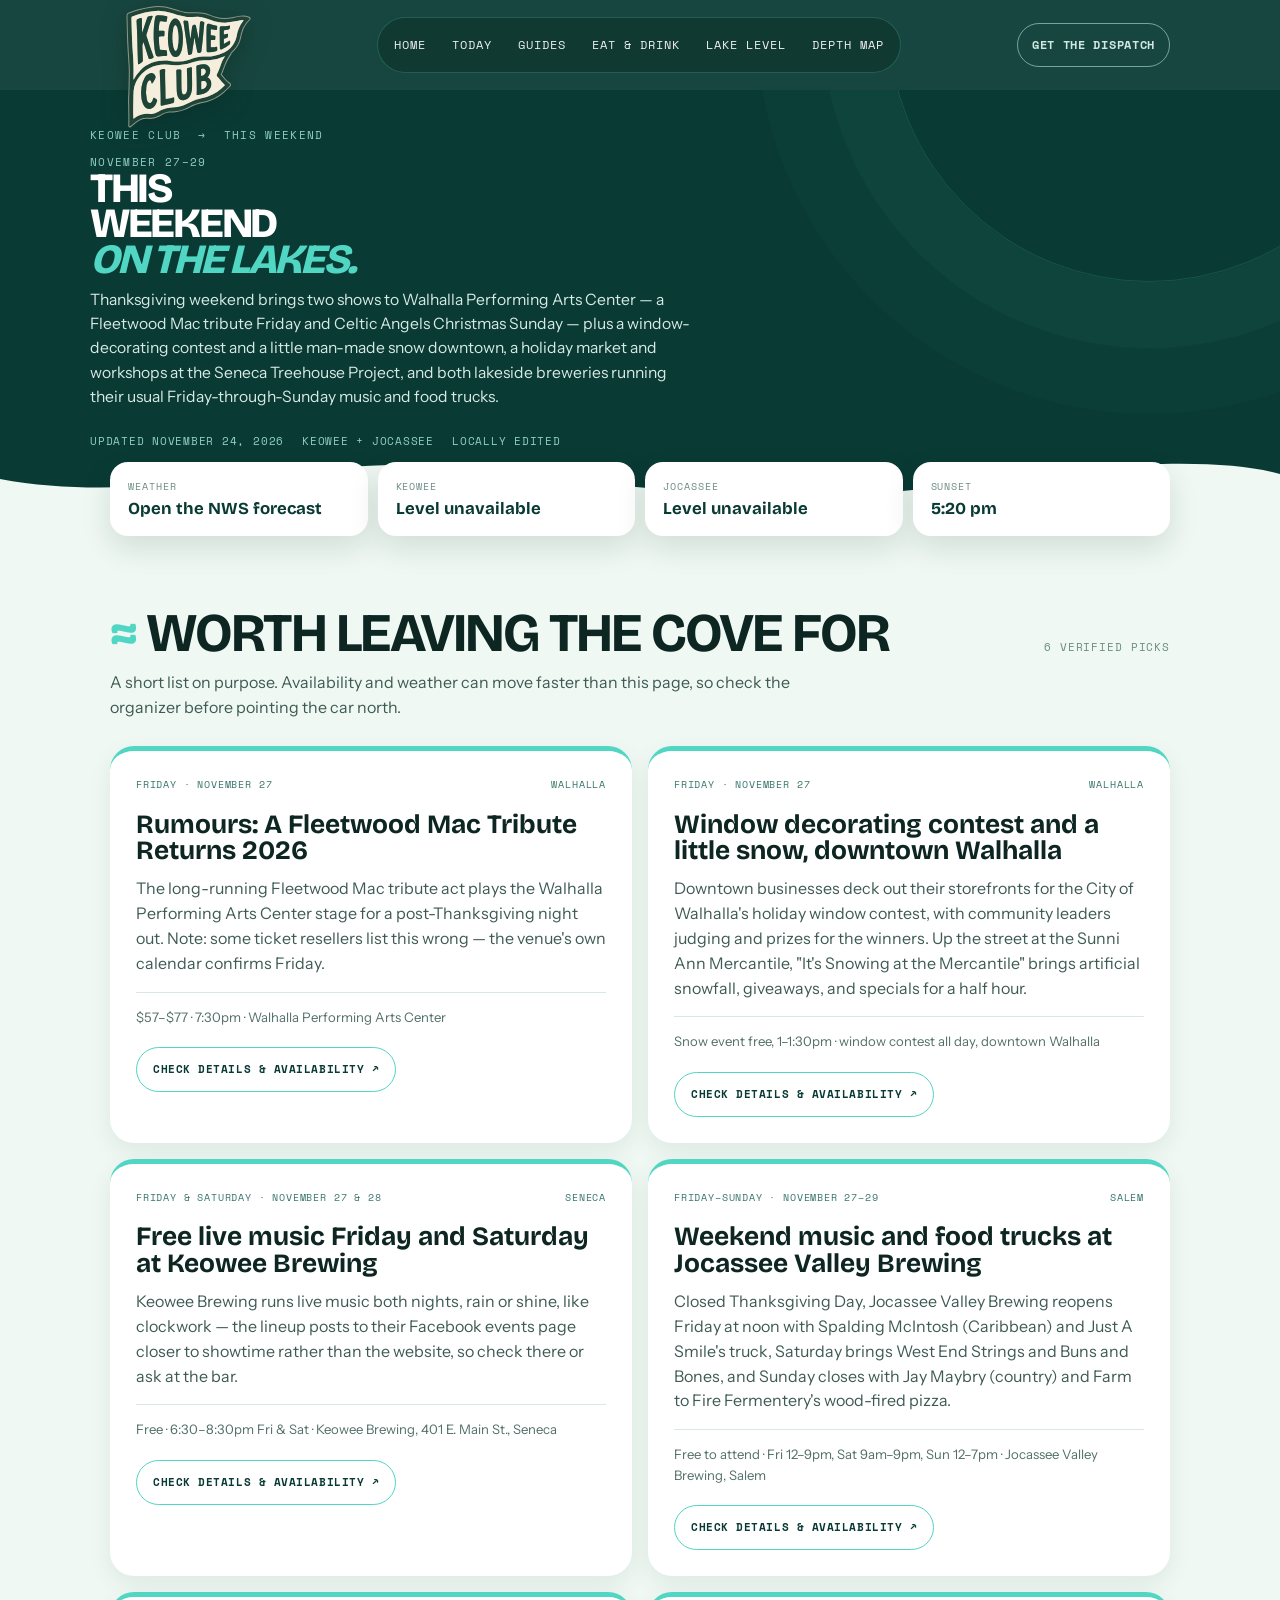
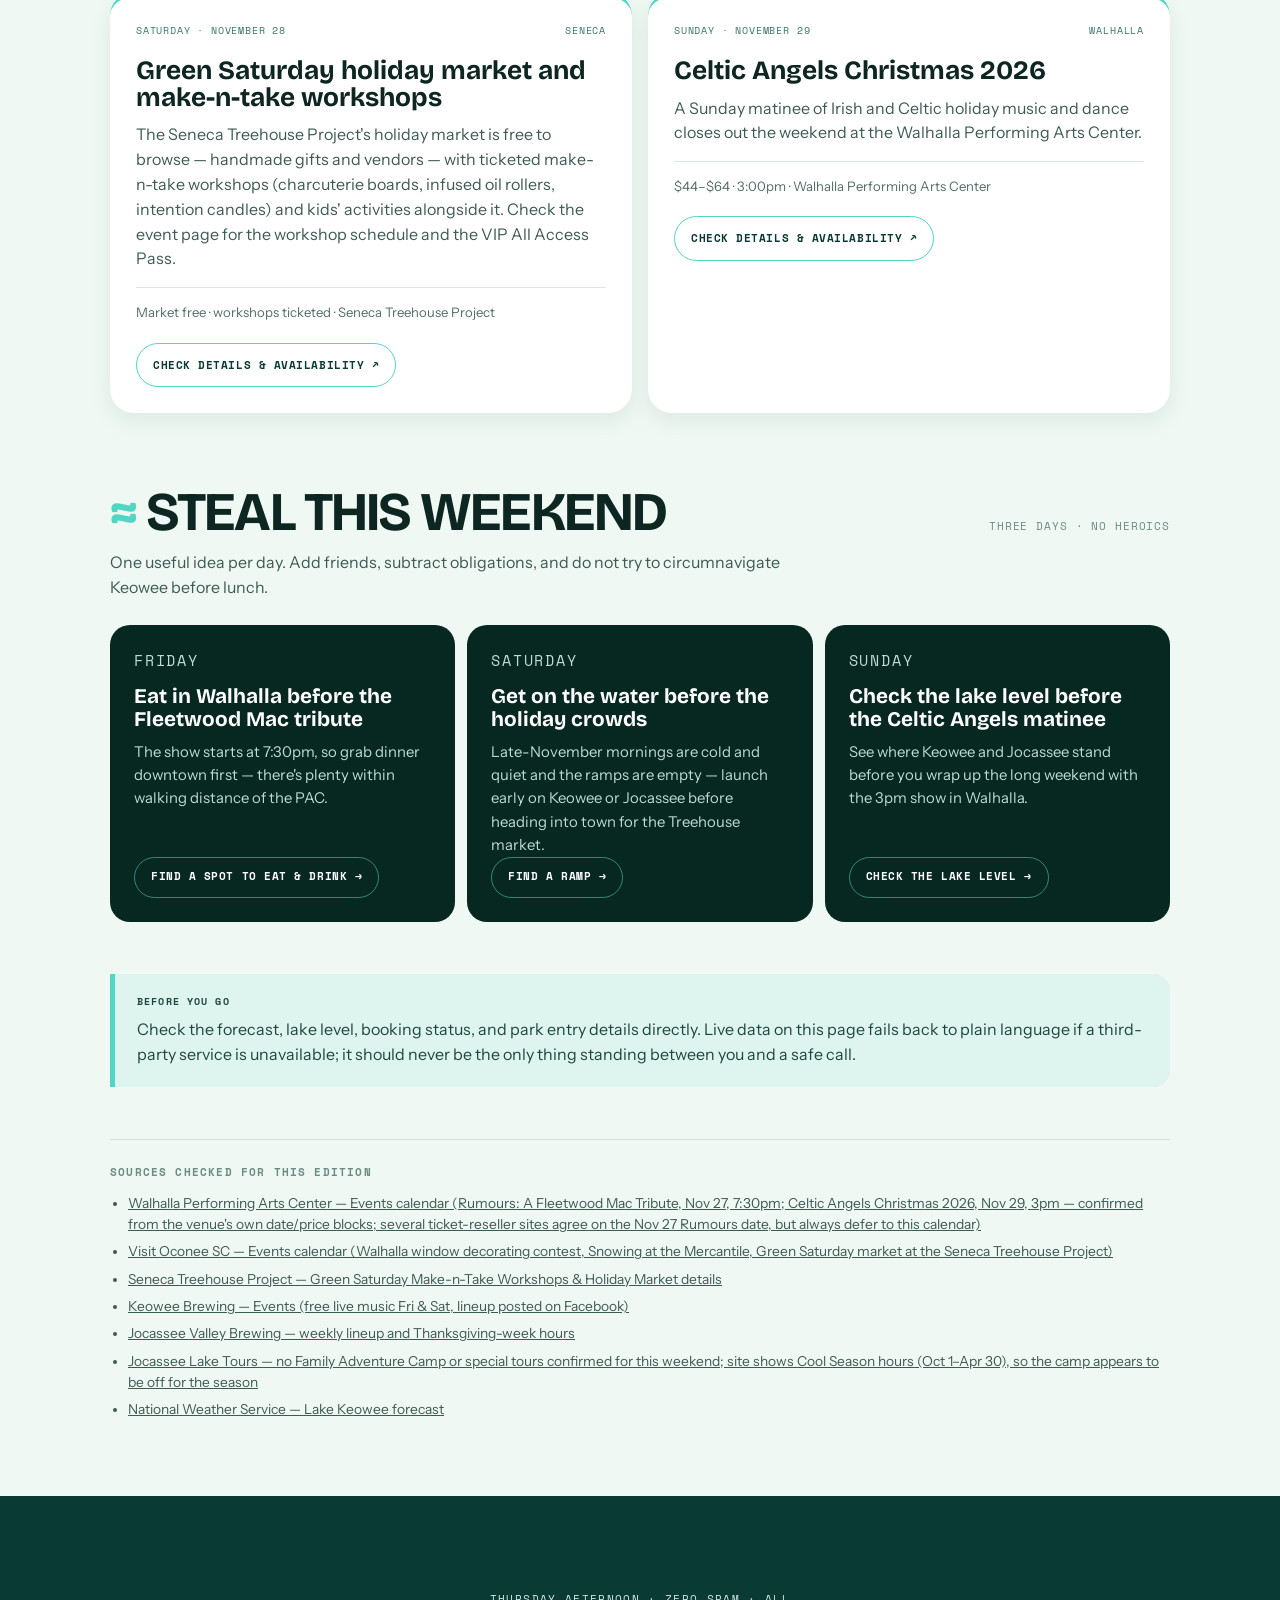
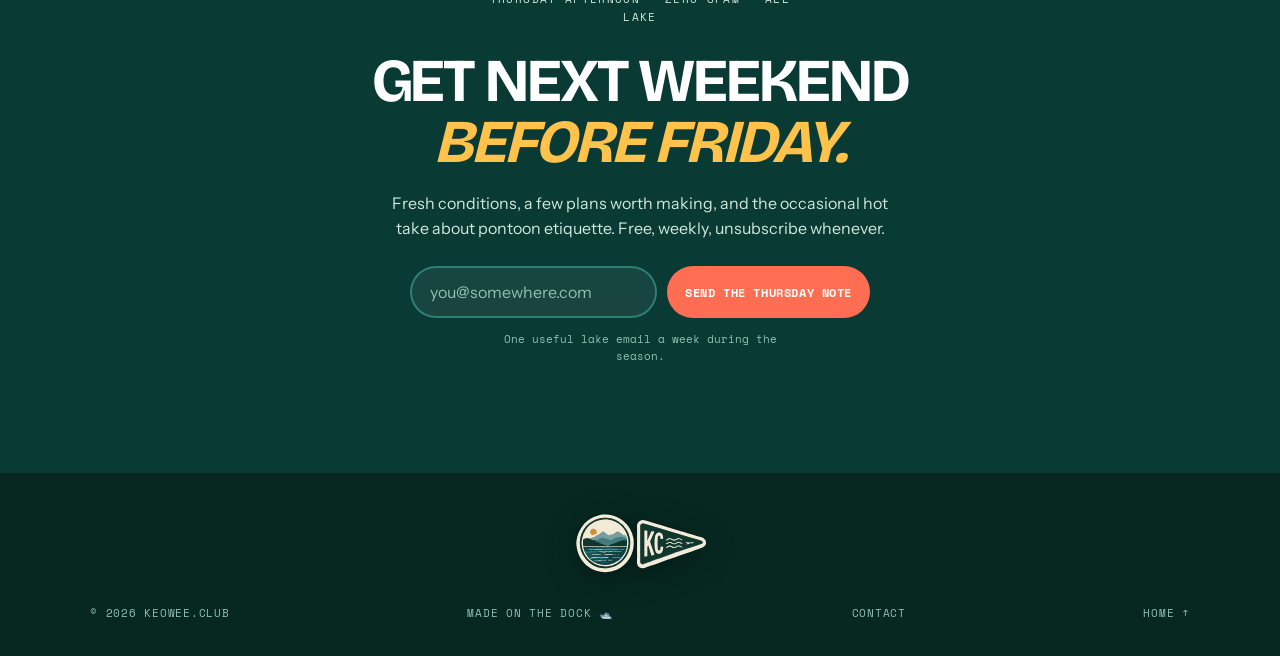
<file: weekend/index.html>
<!DOCTYPE html>
<html lang="en">
<head>
<meta charset="UTF-8">
<meta name="viewport" content="width=device-width, initial-scale=1.0">
<title>This Weekend on Lake Keowee &amp; Lake Jocassee — November 27–29 | keowee.club</title>
<meta name="description" content="Thanksgiving weekend brings two shows to Walhalla Performing Arts Center — a Fleetwood Mac tribute Friday and Celtic Angels Christmas Sunday — plus a window-decorating contest and a little man-made snow downtown, a holiday market and workshops at the Seneca Treehouse Project, and both lakeside breweries running their usual Friday-through-Sunday music and food trucks.">
<link rel="canonical" href="https://keowee.club/weekend/">
<meta name="theme-color" content="#0A3A34">
<link rel="manifest" href="/manifest.webmanifest">
<link rel="icon" type="image/png" sizes="512x512" href="/favicon.png?v=2">
<link rel="apple-touch-icon" href="/apple-touch-icon.png?v=2">
<meta property="og:type" content="website">
<meta property="og:site_name" content="keowee.club">
<meta property="og:title" content="This Weekend on Keowee + Jocassee">
<meta property="og:description" content="Thanksgiving weekend brings two shows to Walhalla Performing Arts Center — a Fleetwood Mac tribute Friday and Celtic Angels Christmas Sunday — plus a window-decorating contest and a little man-made snow downtown, a holiday market and workshops at the Seneca Treehouse Project, and both lakeside breweries running their usual Friday-through-Sunday music and food trucks.">
<meta property="og:url" content="https://keowee.club/weekend/">
<meta property="og:image" content="https://keowee.club/weekend/og.png">
<meta property="og:image:width" content="1200">
<meta property="og:image:height" content="630">
<meta name="twitter:card" content="summary_large_image">
<meta name="twitter:title" content="This Weekend on Keowee + Jocassee">
<meta name="twitter:description" content="Thanksgiving weekend brings two shows to Walhalla Performing Arts Center — a Fleetwood Mac tribute Friday and Celtic Angels Christmas Sunday — plus a window-decorating contest and a little man-made snow downtown, a holiday market and workshops at the Seneca Treehouse Project, and both lakeside breweries running their usual Friday-through-Sunday music and food trucks.">
<meta name="twitter:image" content="https://keowee.club/weekend/og.png">
<link rel="preconnect" href="https://fonts.googleapis.com">
<link rel="preconnect" href="https://fonts.gstatic.com" crossorigin>
<link href="https://fonts.googleapis.com/css2?family=Bricolage+Grotesque:opsz,wght@12..96,400..800&amp;family=Instrument+Sans:wght@400;500;600&amp;family=Space+Mono:wght@400;700&amp;display=swap" rel="stylesheet">
<link rel="stylesheet" href="../assets/weekend.css">
<script type="application/ld+json">
{
  "@context": "https://schema.org",
  "@graph": [
    {
      "@type": "WebPage",
      "@id": "https://keowee.club/weekend/#page",
      "url": "https://keowee.club/weekend/",
      "name": "This weekend on Keowee + Jocassee",
      "description": "Thanksgiving weekend brings two shows to Walhalla Performing Arts Center — a Fleetwood Mac tribute Friday and Celtic Angels Christmas Sunday — plus a window-decorating contest and a little man-made snow downtown, a holiday market and workshops at the Seneca Treehouse Project, and both lakeside breweries running their usual Friday-through-Sunday music and food trucks.",
      "dateModified": "2026-11-24",
      "isPartOf": {
        "@id": "https://keowee.club/#website"
      }
    },
    {
      "@type": "ItemList",
      "name": "Events around Lake Keowee and Lake Jocassee, November 27–29",
      "itemListElement": [
        {
          "@type": "ListItem",
          "position": 1,
          "item": {
            "@type": "Event",
            "name": "Rumours: A Fleetwood Mac Tribute Returns 2026",
            "startDate": "2026-11-27",
            "endDate": "2026-11-27",
            "image": "https://keowee.club/og.png",
            "eventStatus": "https://schema.org/EventScheduled",
            "eventAttendanceMode": "https://schema.org/OfflineEventAttendanceMode",
            "location": {
              "@type": "Place",
              "name": "Walhalla",
              "address": {
                "@type": "PostalAddress",
                "addressRegion": "SC",
                "addressCountry": "US"
              }
            },
            "description": "The long-running Fleetwood Mac tribute act plays the Walhalla Performing Arts Center stage for a post-Thanksgiving night out. Note: some ticket resellers list this wrong — the venue's own calendar confirms Friday.",
            "url": "https://walhallapac.com/events/",
            "organizer": {
              "@type": "Organization",
              "name": "Walhalla Performing Arts Center",
              "url": "https://walhallapac.com/events/"
            }
          }
        },
        {
          "@type": "ListItem",
          "position": 2,
          "item": {
            "@type": "Event",
            "name": "Window decorating contest and a little snow, downtown Walhalla",
            "startDate": "2026-11-27",
            "endDate": "2026-11-27",
            "image": "https://keowee.club/og.png",
            "eventStatus": "https://schema.org/EventScheduled",
            "eventAttendanceMode": "https://schema.org/OfflineEventAttendanceMode",
            "location": {
              "@type": "Place",
              "name": "Walhalla",
              "address": {
                "@type": "PostalAddress",
                "addressRegion": "SC",
                "addressCountry": "US"
              }
            },
            "description": "Downtown businesses deck out their storefronts for the City of Walhalla's holiday window contest, with community leaders judging and prizes for the winners. Up the street at the Sunni Ann Mercantile, \"It's Snowing at the Mercantile\" brings artificial snowfall, giveaways, and specials for a half hour.",
            "url": "https://visitoconeesc.com/events/",
            "organizer": {
              "@type": "Organization",
              "name": "Visit Oconee SC",
              "url": "https://visitoconeesc.com/events/"
            }
          }
        },
        {
          "@type": "ListItem",
          "position": 3,
          "item": {
            "@type": "Event",
            "name": "Free live music Friday and Saturday at Keowee Brewing",
            "startDate": "2026-11-27",
            "endDate": "2026-11-27",
            "image": "https://keowee.club/og.png",
            "eventStatus": "https://schema.org/EventScheduled",
            "eventAttendanceMode": "https://schema.org/OfflineEventAttendanceMode",
            "location": {
              "@type": "Place",
              "name": "Seneca",
              "address": {
                "@type": "PostalAddress",
                "addressRegion": "SC",
                "addressCountry": "US"
              }
            },
            "description": "Keowee Brewing runs live music both nights, rain or shine, like clockwork — the lineup posts to their Facebook events page closer to showtime rather than the website, so check there or ask at the bar.",
            "url": "https://keoweebrewing.com/events-calendar",
            "organizer": {
              "@type": "Organization",
              "name": "Keowee Brewing",
              "url": "https://keoweebrewing.com/events-calendar"
            }
          }
        },
        {
          "@type": "ListItem",
          "position": 4,
          "item": {
            "@type": "Event",
            "name": "Weekend music and food trucks at Jocassee Valley Brewing",
            "startDate": "2026-11-27",
            "endDate": "2026-11-27",
            "image": "https://keowee.club/og.png",
            "eventStatus": "https://schema.org/EventScheduled",
            "eventAttendanceMode": "https://schema.org/OfflineEventAttendanceMode",
            "location": {
              "@type": "Place",
              "name": "Salem",
              "address": {
                "@type": "PostalAddress",
                "addressRegion": "SC",
                "addressCountry": "US"
              }
            },
            "description": "Closed Thanksgiving Day, Jocassee Valley Brewing reopens Friday at noon with Spalding McIntosh (Caribbean) and Just A Smile's truck, Saturday brings West End Strings and Buns and Bones, and Sunday closes with Jay Maybry (country) and Farm to Fire Fermentery's wood-fired pizza.",
            "url": "https://jocasseevalleybrewing.com",
            "organizer": {
              "@type": "Organization",
              "name": "Jocassee Valley Brewing",
              "url": "https://jocasseevalleybrewing.com"
            }
          }
        },
        {
          "@type": "ListItem",
          "position": 5,
          "item": {
            "@type": "Event",
            "name": "Green Saturday holiday market and make-n-take workshops",
            "startDate": "2026-11-28",
            "endDate": "2026-11-28",
            "image": "https://keowee.club/og.png",
            "eventStatus": "https://schema.org/EventScheduled",
            "eventAttendanceMode": "https://schema.org/OfflineEventAttendanceMode",
            "location": {
              "@type": "Place",
              "name": "Seneca",
              "address": {
                "@type": "PostalAddress",
                "addressRegion": "SC",
                "addressCountry": "US"
              }
            },
            "description": "The Seneca Treehouse Project's holiday market is free to browse — handmade gifts and vendors — with ticketed make-n-take workshops (charcuterie boards, infused oil rollers, intention candles) and kids' activities alongside it. Check the event page for the workshop schedule and the VIP All Access Pass.",
            "url": "https://visitoconeesc.com/events/",
            "organizer": {
              "@type": "Organization",
              "name": "Visit Oconee SC",
              "url": "https://visitoconeesc.com/events/"
            }
          }
        },
        {
          "@type": "ListItem",
          "position": 6,
          "item": {
            "@type": "Event",
            "name": "Celtic Angels Christmas 2026",
            "startDate": "2026-11-29",
            "endDate": "2026-11-29",
            "image": "https://keowee.club/og.png",
            "eventStatus": "https://schema.org/EventScheduled",
            "eventAttendanceMode": "https://schema.org/OfflineEventAttendanceMode",
            "location": {
              "@type": "Place",
              "name": "Walhalla",
              "address": {
                "@type": "PostalAddress",
                "addressRegion": "SC",
                "addressCountry": "US"
              }
            },
            "description": "A Sunday matinee of Irish and Celtic holiday music and dance closes out the weekend at the Walhalla Performing Arts Center.",
            "url": "https://walhallapac.com/events/",
            "organizer": {
              "@type": "Organization",
              "name": "Walhalla Performing Arts Center",
              "url": "https://walhallapac.com/events/"
            }
          }
        }
      ]
    }
  ]
}
</script>
<link rel="stylesheet" href="/assets/navigation.css">
<script defer src="/assets/navigation.js"></script>
</head>
<body>
<nav class="nav" aria-label="Main">
  <div class="nav-inner">
    <a class="wordmark" href="/" aria-label="Keowee Club home">
      <img class="pennant-logo" src="../brand/keoweeclub.svg" alt="Keowee Club" width="383" height="312">
    </a>
    <button class="nav-toggle" type="button" aria-expanded="false" aria-controls="main-nav-menu">Menu</button>
    <div class="nav-menu" id="main-nav-menu">
    <ul class="nav-links">
      <li><a href="/">Home</a></li>
      <li><a href="/today/">Today</a></li>
      <li><a href="/guides/lake-keowee-first-timer/">Guides</a></li>
      <li><a href="/eat-and-drink/">Eat &amp; Drink</a></li>
      <li><a href="/lake-level/">Lake Level</a></li>
      <li><a href="/depth/">Depth Map</a></li>
    </ul>
    <a class="nav-cta" href="#dispatch">Get the Dispatch</a>
    </div>
  </div>
</nav>

<header class="hero">
  <div class="hero-inner">
    <p class="crumb"><a href="/">Keowee Club</a> &nbsp;→&nbsp; This Weekend</p>
    <p class="eyebrow">November 27–29</p>
    <h1>This weekend <em>on the lakes.</em></h1>
    <p class="dek">Thanksgiving weekend brings two shows to Walhalla Performing Arts Center — a Fleetwood Mac tribute Friday and Celtic Angels Christmas Sunday — plus a window-decorating contest and a little man-made snow downtown, a holiday market and workshops at the Seneca Treehouse Project, and both lakeside breweries running their usual Friday-through-Sunday music and food trucks.</p>
    <p class="edition"><span>Updated November 24, 2026</span><span>Keowee + Jocassee</span><span>Locally edited</span></p>
  </div>
  <svg class="hero-wave" viewBox="0 0 1440 60" preserveAspectRatio="none" aria-hidden="true"><path d="M0 30C180 60 360 0 540 20s360 40 540 15 300-25 360-10V60H0Z" fill="#EFF8F3"/></svg>
</header>

<section class="conditions" aria-label="Live lake conditions">
  <article class="condition"><a href="https://forecast.weather.gov/MapClick.php?lat=34.85&amp;lon=-82.93"><span>Weather</span><strong id="weather">Checking the sky…</strong></a></article>
  <article class="condition"><a href="/lake-level/"><span>Keowee</span><strong id="keowee">Checking the gauge…</strong></a></article>
  <article class="condition"><a href="/lake-level/"><span>Jocassee</span><strong id="jocassee">Checking the gauge…</strong></a></article>
  <article class="condition"><span>Sunset</span><strong id="sunset">This evening</strong></article>
</section>

<main>
  <section aria-labelledby="events-title">
    <div class="section-head"><h2 id="events-title">Worth leaving the cove for</h2><span>6 verified picks</span></div>
    <p class="section-intro">A short list on purpose. Availability and weather can move faster than this page, so check the organizer before pointing the car north.</p>
    <div class="events">
    <article class="event">
      <p class="event-meta"><span>Friday · November 27</span><span>Walhalla</span></p>
      <h3>Rumours: A Fleetwood Mac Tribute Returns 2026</h3>
      <p class="event-body">The long-running Fleetwood Mac tribute act plays the Walhalla Performing Arts Center stage for a post-Thanksgiving night out. Note: some ticket resellers list this wrong — the venue&#x27;s own calendar confirms Friday.</p>
      <p class="event-note">$57–$77 · 7:30pm · Walhalla Performing Arts Center</p>
      <a class="event-link" href="https://walhallapac.com/events/" target="_blank" rel="noopener">Check details &amp; availability ↗</a>
    </article>
    <article class="event">
      <p class="event-meta"><span>Friday · November 27</span><span>Walhalla</span></p>
      <h3>Window decorating contest and a little snow, downtown Walhalla</h3>
      <p class="event-body">Downtown businesses deck out their storefronts for the City of Walhalla&#x27;s holiday window contest, with community leaders judging and prizes for the winners. Up the street at the Sunni Ann Mercantile, &quot;It&#x27;s Snowing at the Mercantile&quot; brings artificial snowfall, giveaways, and specials for a half hour.</p>
      <p class="event-note">Snow event free, 1–1:30pm · window contest all day, downtown Walhalla</p>
      <a class="event-link" href="https://visitoconeesc.com/events/" target="_blank" rel="noopener">Check details &amp; availability ↗</a>
    </article>
    <article class="event">
      <p class="event-meta"><span>Friday &amp; Saturday · November 27 &amp; 28</span><span>Seneca</span></p>
      <h3>Free live music Friday and Saturday at Keowee Brewing</h3>
      <p class="event-body">Keowee Brewing runs live music both nights, rain or shine, like clockwork — the lineup posts to their Facebook events page closer to showtime rather than the website, so check there or ask at the bar.</p>
      <p class="event-note">Free · 6:30–8:30pm Fri &amp; Sat · Keowee Brewing, 401 E. Main St., Seneca</p>
      <a class="event-link" href="https://keoweebrewing.com/events-calendar" target="_blank" rel="noopener">Check details &amp; availability ↗</a>
    </article>
    <article class="event">
      <p class="event-meta"><span>Friday–Sunday · November 27–29</span><span>Salem</span></p>
      <h3>Weekend music and food trucks at Jocassee Valley Brewing</h3>
      <p class="event-body">Closed Thanksgiving Day, Jocassee Valley Brewing reopens Friday at noon with Spalding McIntosh (Caribbean) and Just A Smile&#x27;s truck, Saturday brings West End Strings and Buns and Bones, and Sunday closes with Jay Maybry (country) and Farm to Fire Fermentery&#x27;s wood-fired pizza.</p>
      <p class="event-note">Free to attend · Fri 12–9pm, Sat 9am–9pm, Sun 12–7pm · Jocassee Valley Brewing, Salem</p>
      <a class="event-link" href="https://jocasseevalleybrewing.com" target="_blank" rel="noopener">Check details &amp; availability ↗</a>
    </article>
    <article class="event">
      <p class="event-meta"><span>Saturday · November 28</span><span>Seneca</span></p>
      <h3>Green Saturday holiday market and make-n-take workshops</h3>
      <p class="event-body">The Seneca Treehouse Project&#x27;s holiday market is free to browse — handmade gifts and vendors — with ticketed make-n-take workshops (charcuterie boards, infused oil rollers, intention candles) and kids&#x27; activities alongside it. Check the event page for the workshop schedule and the VIP All Access Pass.</p>
      <p class="event-note">Market free · workshops ticketed · Seneca Treehouse Project</p>
      <a class="event-link" href="https://visitoconeesc.com/events/" target="_blank" rel="noopener">Check details &amp; availability ↗</a>
    </article>
    <article class="event">
      <p class="event-meta"><span>Sunday · November 29</span><span>Walhalla</span></p>
      <h3>Celtic Angels Christmas 2026</h3>
      <p class="event-body">A Sunday matinee of Irish and Celtic holiday music and dance closes out the weekend at the Walhalla Performing Arts Center.</p>
      <p class="event-note">$44–$64 · 3:00pm · Walhalla Performing Arts Center</p>
      <a class="event-link" href="https://walhallapac.com/events/" target="_blank" rel="noopener">Check details &amp; availability ↗</a>
    </article>
    </div>
  </section>

  <section class="plan-section" aria-labelledby="plan-title">
    <div class="section-head"><h2 id="plan-title">Steal this weekend</h2><span>Three days · no heroics</span></div>
    <p class="section-intro">One useful idea per day. Add friends, subtract obligations, and do not try to circumnavigate Keowee before lunch.</p>
    <div class="plan">
    <article class="plan-card">
      <p class="plan-day">Friday</p>
      <h3>Eat in Walhalla before the Fleetwood Mac tribute</h3>
      <p>The show starts at 7:30pm, so grab dinner downtown first — there&#x27;s plenty within walking distance of the PAC.</p>
      <a class="plan-link" href="/eat-and-drink/">Find a spot to eat &amp; drink →</a>
    </article>
    <article class="plan-card">
      <p class="plan-day">Saturday</p>
      <h3>Get on the water before the holiday crowds</h3>
      <p>Late-November mornings are cold and quiet and the ramps are empty — launch early on Keowee or Jocassee before heading into town for the Treehouse market.</p>
      <a class="plan-link" href="/boat-ramps/">Find a ramp →</a>
    </article>
    <article class="plan-card">
      <p class="plan-day">Sunday</p>
      <h3>Check the lake level before the Celtic Angels matinee</h3>
      <p>See where Keowee and Jocassee stand before you wrap up the long weekend with the 3pm show in Walhalla.</p>
      <a class="plan-link" href="/lake-level/">Check the lake level →</a>
    </article>
    </div>
  </section>

  <aside class="local-note">
    <strong>Before you go</strong>
    Check the forecast, lake level, booking status, and park entry details directly. Live data on this page fails back to plain language if a third-party service is unavailable; it should never be the only thing standing between you and a safe call.
  </aside>

  <section class="sources">
    <h2>Sources checked for this edition</h2>
    <ul>
      <li><a href="https://walhallapac.com/events/" target="_blank" rel="noopener">Walhalla Performing Arts Center — Events calendar (Rumours: A Fleetwood Mac Tribute, Nov 27, 7:30pm; Celtic Angels Christmas 2026, Nov 29, 3pm — confirmed from the venue&#x27;s own date/price blocks; several ticket-reseller sites agree on the Nov 27 Rumours date, but always defer to this calendar)</a></li>
      <li><a href="https://visitoconeesc.com/events/" target="_blank" rel="noopener">Visit Oconee SC — Events calendar (Walhalla window decorating contest, Snowing at the Mercantile, Green Saturday market at the Seneca Treehouse Project)</a></li>
      <li><a href="https://treehousetradeschool.com/events" target="_blank" rel="noopener">Seneca Treehouse Project — Green Saturday Make-n-Take Workshops &amp; Holiday Market details</a></li>
      <li><a href="https://keoweebrewing.com/events-calendar" target="_blank" rel="noopener">Keowee Brewing — Events (free live music Fri &amp; Sat, lineup posted on Facebook)</a></li>
      <li><a href="https://jocasseevalleybrewing.com/" target="_blank" rel="noopener">Jocassee Valley Brewing — weekly lineup and Thanksgiving-week hours</a></li>
      <li><a href="https://jocasseelaketours.com" target="_blank" rel="noopener">Jocassee Lake Tours — no Family Adventure Camp or special tours confirmed for this weekend; site shows Cool Season hours (Oct 1–Apr 30), so the camp appears to be off for the season</a></li>
      <li><a href="https://forecast.weather.gov/MapClick.php?lat=34.85&amp;lon=-82.93" target="_blank" rel="noopener">National Weather Service — Lake Keowee forecast</a></li>
    </ul>
  </section>
</main>

<section class="dispatch" id="dispatch">
  <div class="dispatch-inner">
    <p class="eyebrow">Thursday afternoon · Zero spam · All lake</p>
    <h2>Get next weekend <em>before Friday.</em></h2>
    <p>Fresh conditions, a few plans worth making, and the occasional hot take about pontoon etiquette. Free, weekly, unsubscribe whenever.</p>
    <form id="signup" action="https://buttondown.com/api/emails/embed-subscribe/keowee" method="post" target="bd-frame" novalidate>
      <input type="email" id="email" name="email" placeholder="you@somewhere.com" aria-label="Email address" required>
      <input type="hidden" name="embed" value="1">
      <button type="submit">Send the Thursday note</button>
    </form>
    <iframe name="bd-frame" title="Newsletter signup" style="display:none" aria-hidden="true"></iframe>
    <p class="success" id="success">🌊 You're in. See you Thursday.</p>
    <p class="fine">One useful lake email a week during the season.</p>
  </div>
</section>

<footer>
  <div class="foot-marks" aria-hidden="true"><img src="../brand/footer-marks.svg" alt="" loading="lazy" width="329" height="140"></div>
  <div class="foot-inner">
    <span>© 2026 keowee.club</span>
    <span>Made on the dock 🛥️</span>
    <a href="/contact/">Contact</a>
    <a href="/">Home ↑</a>
  </div>
</footer>

<script>
(function(){
  function text(id,value){document.getElementById(id).textContent=value;}
  function levelVerdict(value){
    if(value>=97)return 'basically full pond';
    if(value>=95)return 'plenty of water';
    if(value>=93.5)return 'holding steady';
    return 'running low — plan the launch';
  }
  fetch('https://api.hydro-derived.duke-energy.app/lakes/current-level')
    .then(function(response){if(!response.ok)throw 0;return response.json();})
    .then(function(lakes){
      [['KEOWEE','keowee'],['JOCASSEE','jocassee']].forEach(function(pair){
        var lake=lakes.find(function(item){return item.LakeName===pair[0];});
        var value=lake&&parseFloat(lake.Actual);
        if(value&&!isNaN(value))text(pair[1],(Math.round(value*10)/10)+'% · '+levelVerdict(value));
      });
    }).catch(function(){text('keowee','Level unavailable');text('jocassee','Level unavailable');});
  fetch('https://api.weather.gov/stations/KCEU/observations/latest')
    .then(function(response){if(!response.ok)throw 0;return response.json();})
    .then(function(observation){
      var properties=observation.properties,c=properties.temperature&&properties.temperature.value;
      var degrees=c==null?'':Math.round(c*9/5+32)+'°';
      text('weather',[(properties.textDescription||'').trim(),degrees].filter(Boolean).join(' · ')||'Open the NWS forecast');
    }).catch(function(){text('weather','Open the NWS forecast');});
  function sunset(lat,lng,date){
    var rad=Math.PI/180,deg=180/Math.PI,start=Date.UTC(date.getUTCFullYear(),0,0);
    var day=Math.floor((Date.UTC(date.getUTCFullYear(),date.getUTCMonth(),date.getUTCDate())-start)/86400000);
    var lngHour=lng/15,time=day+((18-lngHour)/24),mean=(0.9856*time)-3.289;
    var longitude=(mean+(1.916*Math.sin(mean*rad))+(0.020*Math.sin(2*mean*rad))+282.634+360)%360;
    var ascension=deg*Math.atan(0.91764*Math.tan(longitude*rad));ascension=(ascension+360)%360;
    ascension=(ascension+((Math.floor(longitude/90)*90)-(Math.floor(ascension/90)*90)))/15;
    var sinDec=0.39782*Math.sin(longitude*rad),cosDec=Math.cos(Math.asin(sinDec));
    var cosH=(Math.cos(90.833*rad)-(sinDec*Math.sin(lat*rad)))/(cosDec*Math.cos(lat*rad));
    if(cosH>1||cosH<-1)return null;
    var hour=deg*Math.acos(cosH)/15,local=((((hour+ascension-(0.06571*time)-6.622)-lngHour)%24)+24)%24;
    var whole=Math.floor(local),minutes=Math.round((local-whole)*60);if(minutes===60){whole=(whole+1)%24;minutes=0;}
    return new Date(Date.UTC(date.getUTCFullYear(),date.getUTCMonth(),date.getUTCDate(),whole,minutes));
  }
  try{var result=sunset(34.85,-82.93,new Date());if(result)text('sunset',result.toLocaleTimeString('en-US',{hour:'numeric',minute:'2-digit',timeZone:'America/New_York'}).toLowerCase());}catch(error){}
  var form=document.getElementById('signup');
  form.addEventListener('submit',function(event){
    var email=document.getElementById('email');
    if(!email.value||!email.value.includes('@')){event.preventDefault();email.focus();email.style.borderColor='#FF6E52';return;}
    form.style.display='none';document.getElementById('success').style.display='block';
  });
})();
</script>
<script defer src="https://static.cloudflareinsights.com/beacon.min.js" data-cf-beacon='{"token": "6ffce0786eb54943b7422d812178fe84"}'></script>
<script defer src="https://cloud.umami.is/script.js" data-website-id="293cc55f-258d-4388-953c-41b49d0dd6ca"></script>
</body>
</html>
</file>
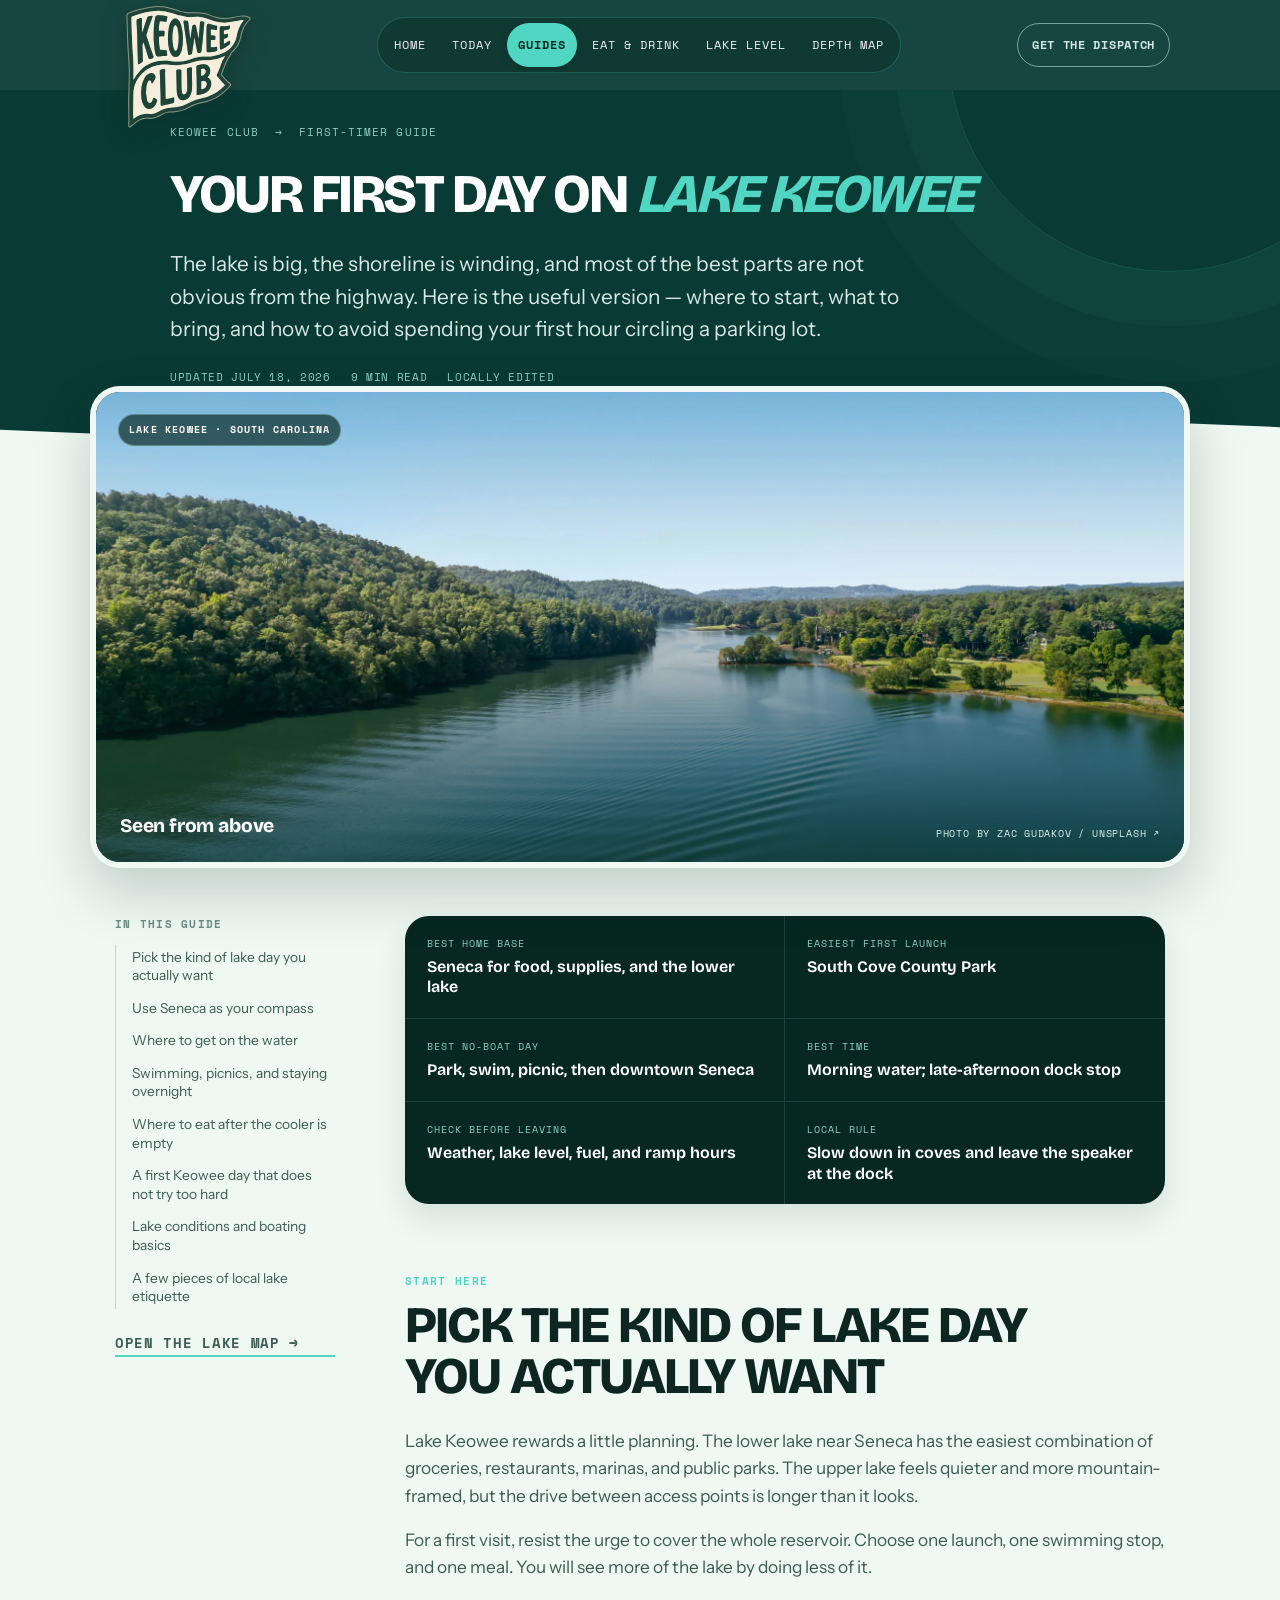
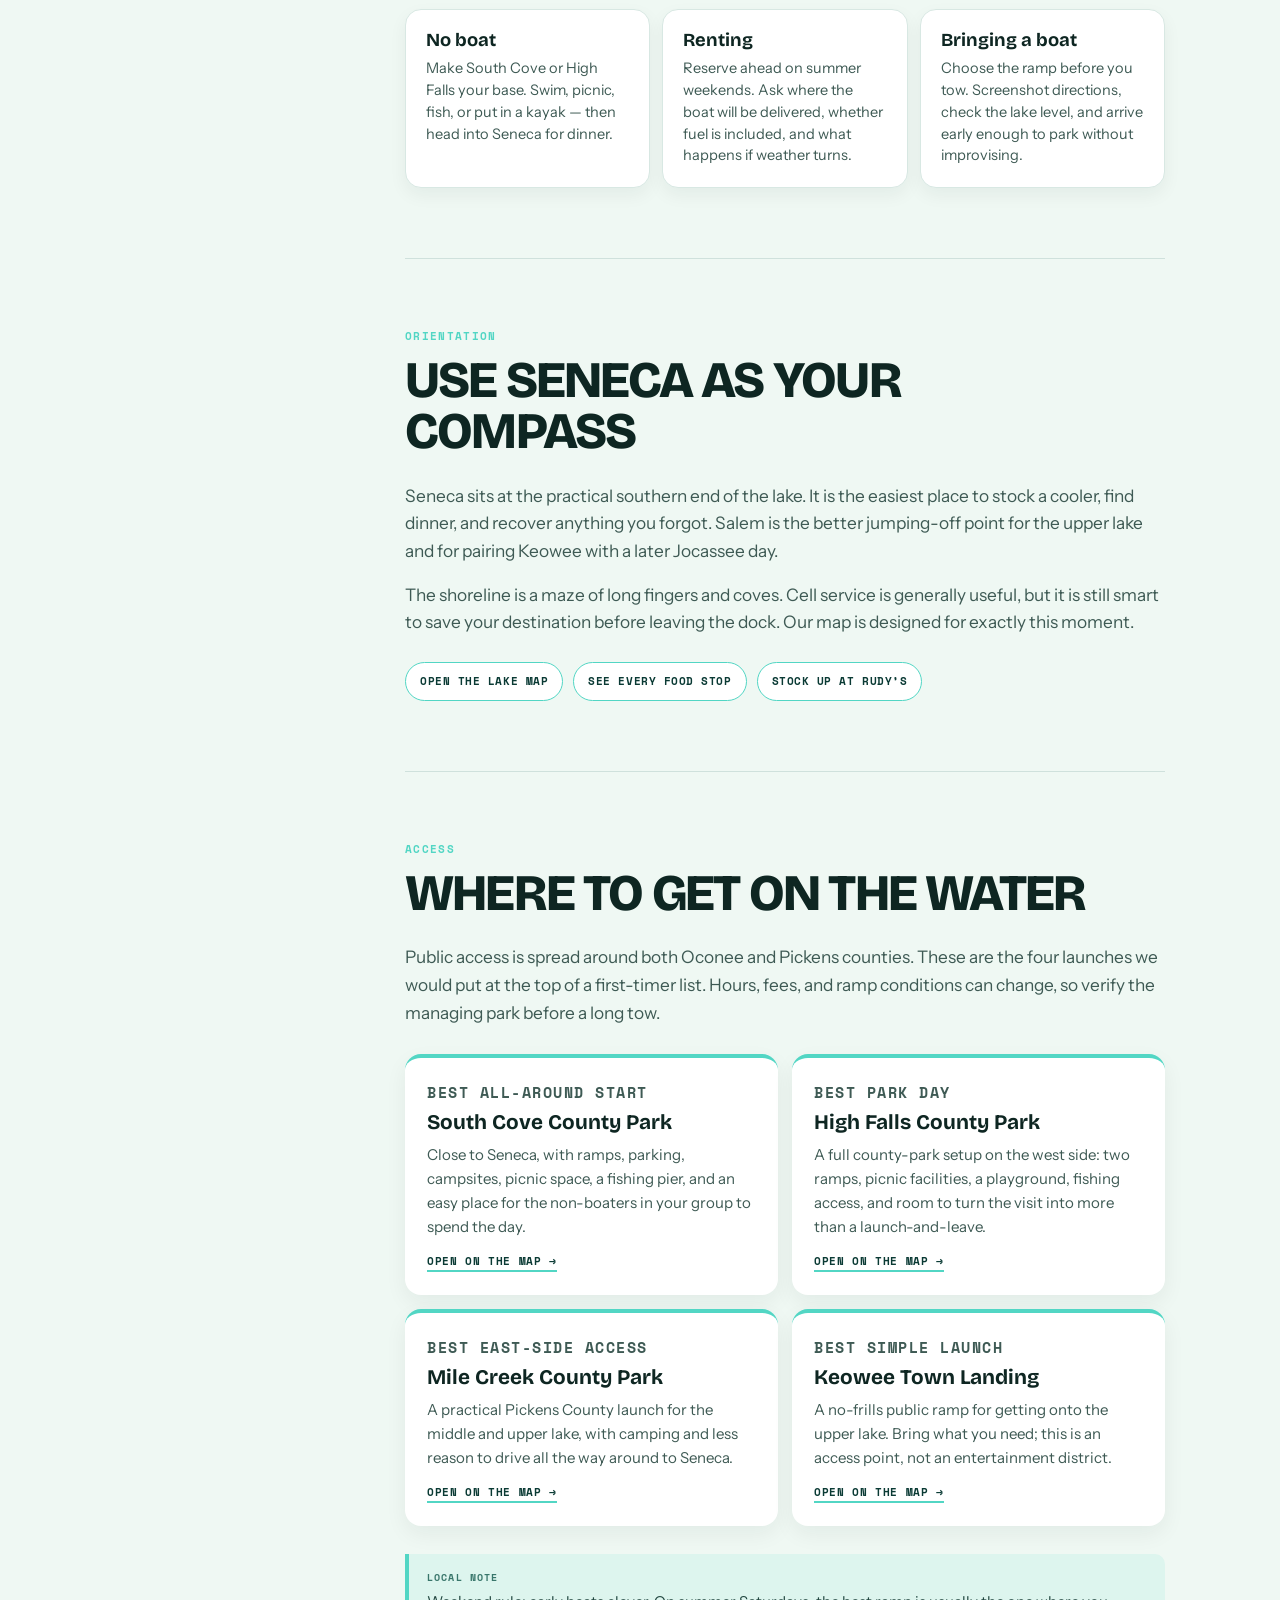
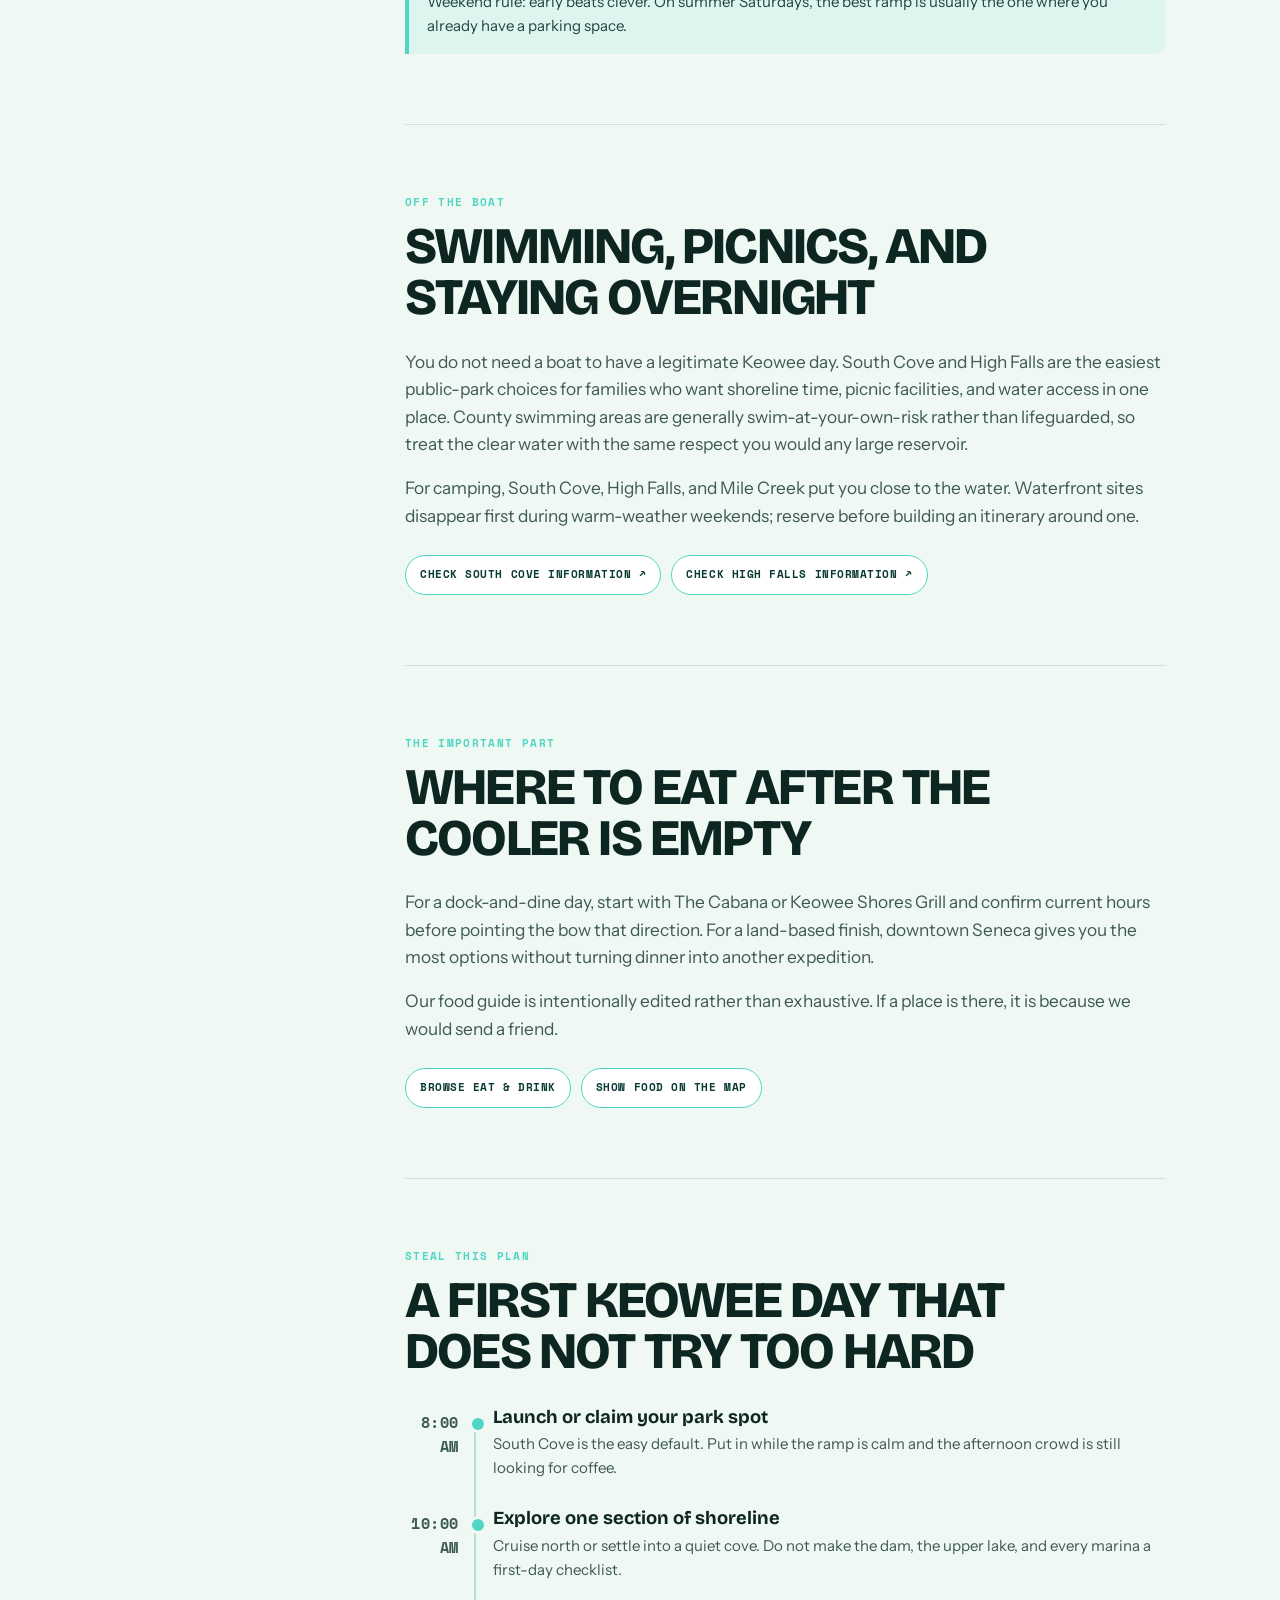
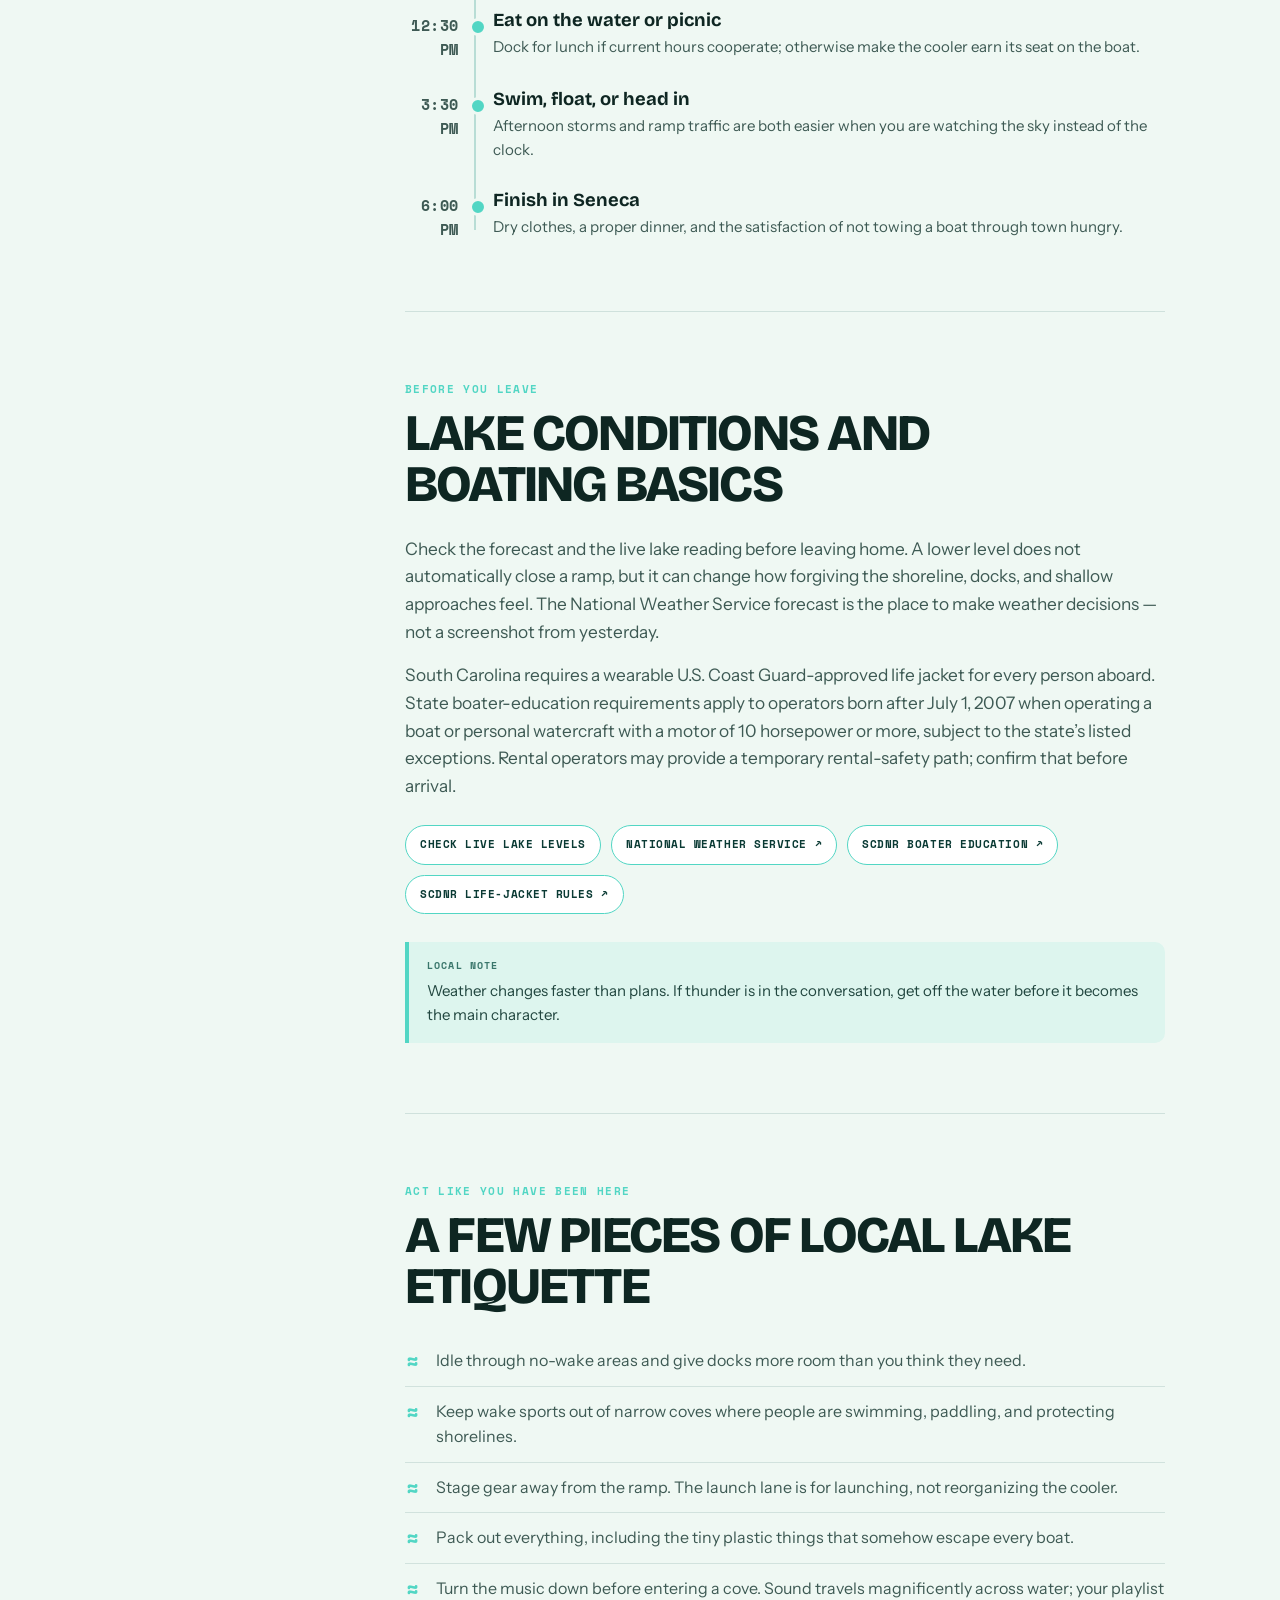
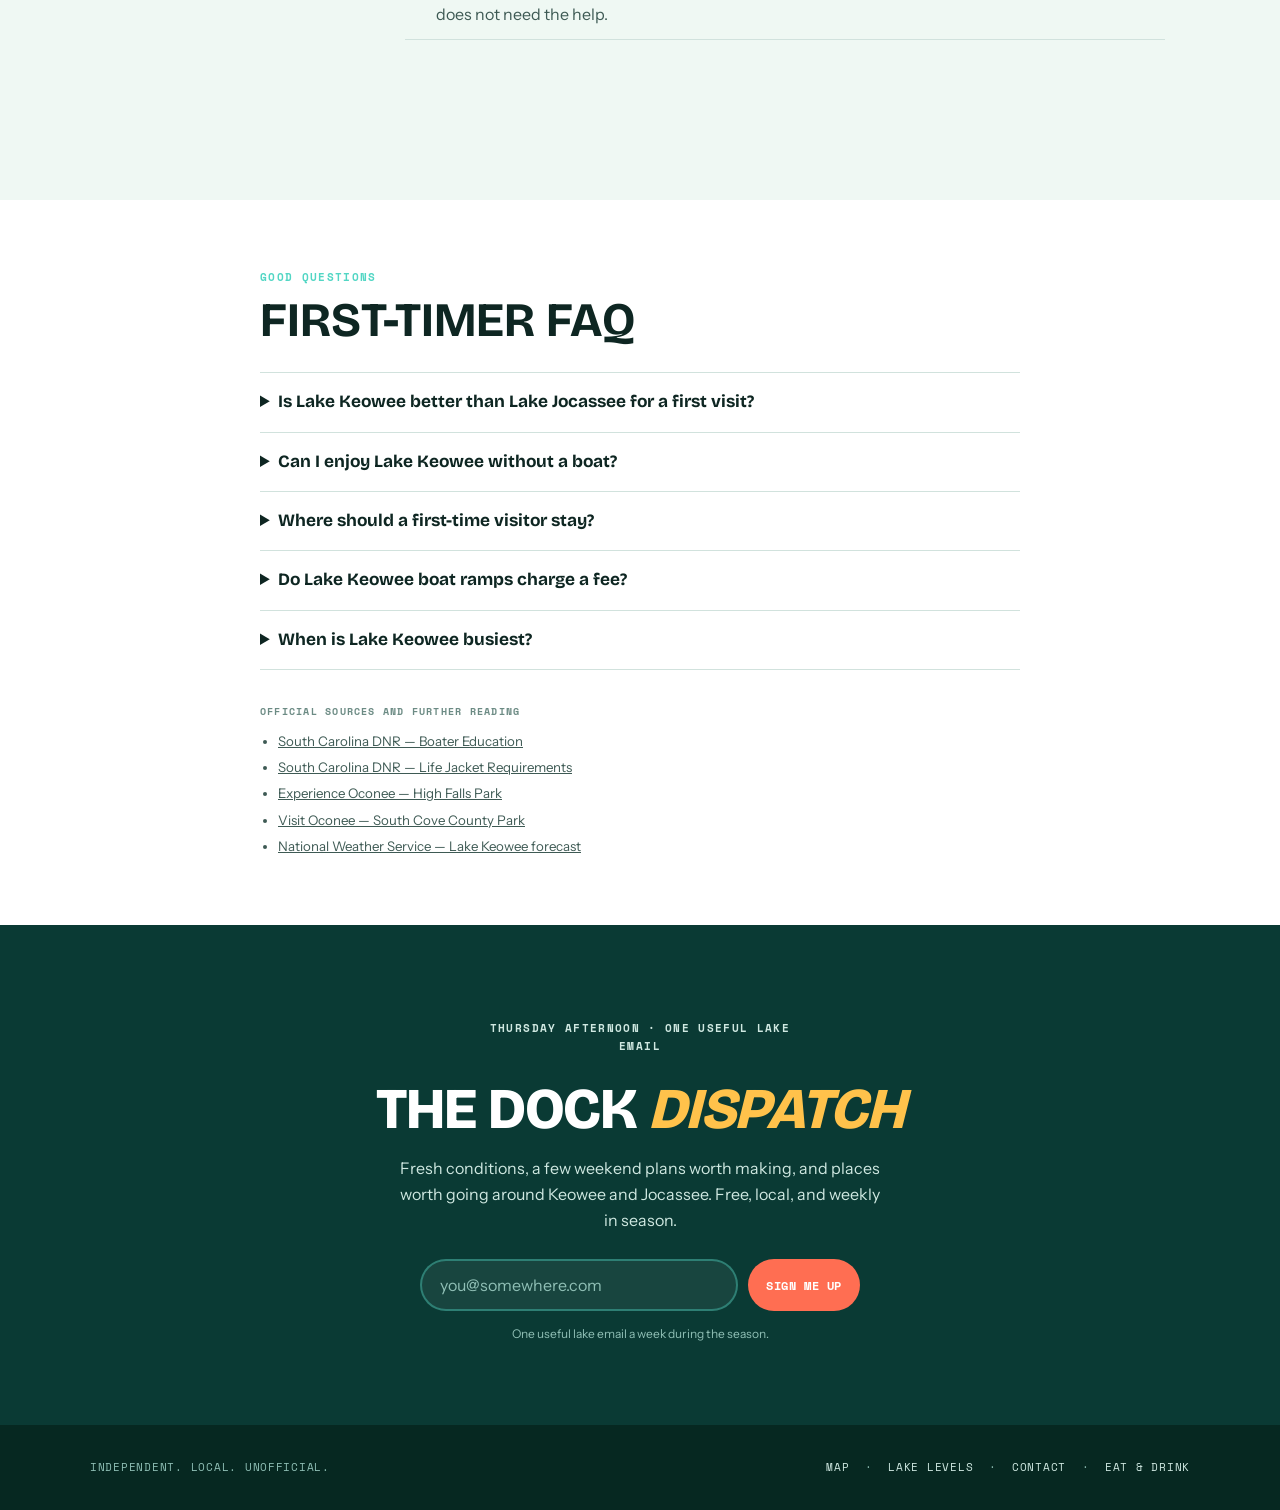
<file: guides/lake-keowee-first-timer/index.html>
<!DOCTYPE html>
<html lang="en">
<head>
<meta charset="UTF-8">
<meta name="viewport" content="width=device-width, initial-scale=1.0">
<title>Lake Keowee First-Timer Guide — Ramps, Swimming, Food &amp; Local Tips | keowee.club</title>
<meta name="description" content="A local first-timer guide to Lake Keowee: where to launch, swim, rent a boat, eat by the water, check lake conditions, and plan one excellent day.">
<link rel="canonical" href="https://keowee.club/guides/lake-keowee-first-timer/">
<meta name="theme-color" content="#0A3A34">
<link rel="manifest" href="/manifest.webmanifest">
<link rel="icon" type="image/png" sizes="512x512" href="/favicon.png?v=2">
<link rel="apple-touch-icon" href="/apple-touch-icon.png?v=2">
<meta property="og:type" content="article">
<meta property="og:site_name" content="keowee.club">
<meta property="og:title" content="Lake Keowee First-Timer Guide — Ramps, Swimming, Food &amp; Local Tips">
<meta property="og:description" content="A local first-timer guide to Lake Keowee: where to launch, swim, rent a boat, eat by the water, check lake conditions, and plan one excellent day.">
<meta property="og:url" content="https://keowee.club/guides/lake-keowee-first-timer/">
<meta property="og:image" content="https://keowee.club/og.png">
<meta property="article:published_time" content="2026-07-18">
<meta property="article:modified_time" content="2026-07-18">
<meta name="twitter:card" content="summary_large_image">
<meta name="twitter:title" content="Lake Keowee First-Timer Guide — Ramps, Swimming, Food &amp; Local Tips">
<meta name="twitter:description" content="A local first-timer guide to Lake Keowee: where to launch, swim, rent a boat, eat by the water, check lake conditions, and plan one excellent day.">
<meta name="twitter:image" content="https://keowee.club/og.png">
<link rel="preconnect" href="https://fonts.googleapis.com">
<link rel="preconnect" href="https://fonts.gstatic.com" crossorigin>
<link href="https://fonts.googleapis.com/css2?family=Bricolage+Grotesque:opsz,wght@12..96,400..800&family=Instrument+Sans:wght@400;500;600&family=Space+Mono:wght@400;700&display=swap" rel="stylesheet">
<link rel="stylesheet" href="../../assets/guide.css">
<script type="application/ld+json">
{
  "@context": "https://schema.org",
  "@graph": [
    {
      "@type": "WebSite",
      "@id": "https://keowee.club/#website",
      "url": "https://keowee.club/",
      "name": "keowee.club",
      "alternateName": "The Unofficial Guide to Lake Keowee & Lake Jocassee",
      "inLanguage": "en-US"
    },
    {
      "@type": "Article",
      "@id": "https://keowee.club/guides/lake-keowee-first-timer/#article",
      "headline": "Your first day on Lake Keowee",
      "description": "A local first-timer guide to Lake Keowee: where to launch, swim, rent a boat, eat by the water, check lake conditions, and plan one excellent day.",
      "datePublished": "2026-07-18",
      "dateModified": "2026-07-18",
      "mainEntityOfPage": "https://keowee.club/guides/lake-keowee-first-timer/",
      "author": {
        "@type": "Organization",
        "name": "keowee.club",
        "url": "https://keowee.club/"
      },
      "publisher": {
        "@type": "Organization",
        "name": "keowee.club",
        "url": "https://keowee.club/"
      },
      "image": "https://keowee.club/og.png",
      "inLanguage": "en-US",
      "about": [
        "Lake Keowee",
        "Boating",
        "Travel guide",
        "Oconee County",
        "Pickens County"
      ]
    },
    {
      "@type": "BreadcrumbList",
      "itemListElement": [
        {
          "@type": "ListItem",
          "position": 1,
          "name": "Home",
          "item": "https://keowee.club/"
        },
        {
          "@type": "ListItem",
          "position": 2,
          "name": "Your first day on Lake Keowee",
          "item": "https://keowee.club/guides/lake-keowee-first-timer/"
        }
      ]
    },
    {
      "@type": "FAQPage",
      "mainEntity": [
        {
          "@type": "Question",
          "name": "Is Lake Keowee better than Lake Jocassee for a first visit?",
          "acceptedAnswer": {
            "@type": "Answer",
            "text": "Keowee is generally the easier first lake day: more public access points, more nearby services, and more choices for food and lodging. Jocassee is wilder and more dramatic, but it rewards advance planning and an early arrival."
          }
        },
        {
          "@type": "Question",
          "name": "Can I enjoy Lake Keowee without a boat?",
          "acceptedAnswer": {
            "@type": "Answer",
            "text": "Yes. South Cove and High Falls are the strongest public-park options for shoreline access, swimming, fishing, picnics, and family activities. A kayak or paddleboard expands the day without requiring a full boat rental."
          }
        },
        {
          "@type": "Question",
          "name": "Where should a first-time visitor stay?",
          "acceptedAnswer": {
            "@type": "Answer",
            "text": "Seneca is the most convenient base for restaurants, groceries, and the lower lake. Salem is a useful base for the upper lake and for a trip that also includes Lake Jocassee."
          }
        },
        {
          "@type": "Question",
          "name": "Do Lake Keowee boat ramps charge a fee?",
          "acceptedAnswer": {
            "@type": "Answer",
            "text": "Some county parks charge admission or boat-and-trailer fees, while simpler access areas may not. Fees and hours can change, so confirm the managing park or county before towing to a specific ramp."
          }
        },
        {
          "@type": "Question",
          "name": "When is Lake Keowee busiest?",
          "acceptedAnswer": {
            "@type": "Answer",
            "text": "Warm-weather weekends and major summer holidays bring the most ramp, parking, and on-water traffic. Early mornings are calmer and make almost every part of the day easier."
          }
        }
      ]
    }
  ]
}
</script>
<link rel="stylesheet" href="/assets/navigation.css">
<script defer src="/assets/navigation.js"></script>
</head>
<body>
<nav class="nav" aria-label="Main">
  <div class="nav-inner">
    <a class="wordmark" href="/" aria-label="Keowee Club home">
      <img class="pennant-logo" src="/brand/keoweeclub.svg" alt="Keowee Club" width="383" height="312">
    </a>
    <button class="nav-toggle" type="button" aria-expanded="false" aria-controls="main-nav-menu">Menu</button>
    <div class="nav-menu" id="main-nav-menu">
    <ul class="nav-links">
      <li><a href="/">Home</a></li>
      <li><a href="/today/">Today</a></li>
      <li><a href="/guides/lake-keowee-first-timer/" aria-current="page">Guides</a></li>
      <li><a href="/eat-and-drink/">Eat &amp; Drink</a></li>
      <li><a href="/lake-level/">Lake Level</a></li>
      <li><a href="/depth/">Depth Map</a></li>
    </ul>
    <a class="nav-cta" href="/#dispatch">Get the Dispatch</a>
    </div>
  </div>
</nav>

<header class="guide-hero">
  <div class="guide-hero-inner">
    <p class="breadcrumb"><a href="/">Keowee Club</a> &nbsp;→&nbsp; First-timer guide</p>
    <h1>Your first day on <em>Lake Keowee</em></h1>
    <p class="guide-dek">The lake is big, the shoreline is winding, and most of the best parts are not obvious from the highway. Here is the useful version — where to start, what to bring, and how to avoid spending your first hour circling a parking lot.</p>
    <p class="guide-meta"><span>Updated July 18, 2026</span><span>9 min read</span><span>Locally edited</span></p>
  </div>
</header>

<figure class="guide-photo">
  <img src="../../assets/lake-keowee-aerial-zac-gudakov.webp" alt="Aerial view across the blue water and wooded shoreline of Lake Keowee, South Carolina" width="2200" height="1466" fetchpriority="high" decoding="async">
  <span class="photo-stamp" aria-hidden="true">Lake Keowee · South Carolina</span>
  <figcaption><span>Seen from above</span><a href="https://unsplash.com/photos/a-body-of-water-with-trees-on-the-side--iN533B2mx0" target="_blank" rel="noopener">Photo by Zac Gudakov / Unsplash ↗</a></figcaption>
</figure>

<main>
  <div class="guide-shell">
    <aside class="toc" aria-label="Guide contents">
      <p class="toc-label">In this guide</p>
      <ol>
          <li><a href="#pick-your-day">Pick the kind of lake day you actually want</a></li>
          <li><a href="#where-to-start">Use Seneca as your compass</a></li>
          <li><a href="#get-on-the-water">Where to get on the water</a></li>
          <li><a href="#swim-stay">Swimming, picnics, and staying overnight</a></li>
          <li><a href="#eat">Where to eat after the cooler is empty</a></li>
          <li><a href="#one-day-plan">A first Keowee day that does not try too hard</a></li>
          <li><a href="#conditions-safety">Lake conditions and boating basics</a></li>
          <li><a href="#local-etiquette">A few pieces of local lake etiquette</a></li>
      </ol>
      <a class="toc-cta" href="/map/">Open the lake map →</a>
    </aside>

    <article class="guide-content">
      <section class="quick-facts" aria-label="Lake Keowee quick facts">
        <div class="fact">
          <span class="fact-label">Best home base</span>
          <span class="fact-value">Seneca for food, supplies, and the lower lake</span>
        </div>
        <div class="fact">
          <span class="fact-label">Easiest first launch</span>
          <span class="fact-value">South Cove County Park</span>
        </div>
        <div class="fact">
          <span class="fact-label">Best no-boat day</span>
          <span class="fact-value">Park, swim, picnic, then downtown Seneca</span>
        </div>
        <div class="fact">
          <span class="fact-label">Best time</span>
          <span class="fact-value">Morning water; late-afternoon dock stop</span>
        </div>
        <div class="fact">
          <span class="fact-label">Check before leaving</span>
          <span class="fact-value">Weather, lake level, fuel, and ramp hours</span>
        </div>
        <div class="fact">
          <span class="fact-label">Local rule</span>
          <span class="fact-value">Slow down in coves and leave the speaker at the dock</span>
        </div>
      </section>

<section class="guide-section" id="pick-your-day">
  <p class="section-kicker">Start here</p>
  <h2>Pick the kind of lake day you actually want</h2>
  <div class="prose">
    <p>Lake Keowee rewards a little planning. The lower lake near Seneca has the easiest combination of groceries, restaurants, marinas, and public parks. The upper lake feels quieter and more mountain-framed, but the drive between access points is longer than it looks.</p>
    <p>For a first visit, resist the urge to cover the whole reservoir. Choose one launch, one swimming stop, and one meal. You will see more of the lake by doing less of it.</p>
  </div>
  <div class="guide-cards">
    <article class="guide-card">
      <h3>No boat</h3>
      <p>Make South Cove or High Falls your base. Swim, picnic, fish, or put in a kayak — then head into Seneca for dinner.</p>
    </article>
    <article class="guide-card">
      <h3>Renting</h3>
      <p>Reserve ahead on summer weekends. Ask where the boat will be delivered, whether fuel is included, and what happens if weather turns.</p>
    </article>
    <article class="guide-card">
      <h3>Bringing a boat</h3>
      <p>Choose the ramp before you tow. Screenshot directions, check the lake level, and arrive early enough to park without improvising.</p>
    </article>
  </div>
</section>

<section class="guide-section" id="where-to-start">
  <p class="section-kicker">Orientation</p>
  <h2>Use Seneca as your compass</h2>
  <div class="prose">
    <p>Seneca sits at the practical southern end of the lake. It is the easiest place to stock a cooler, find dinner, and recover anything you forgot. Salem is the better jumping-off point for the upper lake and for pairing Keowee with a later Jocassee day.</p>
    <p>The shoreline is a maze of long fingers and coves. Cell service is generally useful, but it is still smart to save your destination before leaving the dock. Our map is designed for exactly this moment.</p>
  </div>
  <div class="actions">
    <a class="action" href="/map/">Open the lake map</a>
    <a class="action" href="/eat-and-drink/">See every food stop</a>
    <a class="action" href="/map/#stock-0">Stock up at Rudy’s</a>
  </div>
</section>

<section class="guide-section" id="get-on-the-water">
  <p class="section-kicker">Access</p>
  <h2>Where to get on the water</h2>
  <div class="prose">
    <p>Public access is spread around both Oconee and Pickens counties. These are the four launches we would put at the top of a first-timer list. Hours, fees, and ramp conditions can change, so verify the managing park before a long tow.</p>
  </div>
  <div class="place-grid">
    <article class="place">
      <p class="place-tag">Best all-around start</p>
      <h3>South Cove County Park</h3>
      <p>Close to Seneca, with ramps, parking, campsites, picnic space, a fishing pier, and an easy place for the non-boaters in your group to spend the day.</p>
      <a href="/map/#water-1">Open on the map →</a>
    </article>
    <article class="place">
      <p class="place-tag">Best park day</p>
      <h3>High Falls County Park</h3>
      <p>A full county-park setup on the west side: two ramps, picnic facilities, a playground, fishing access, and room to turn the visit into more than a launch-and-leave.</p>
      <a href="/map/#water-4">Open on the map →</a>
    </article>
    <article class="place">
      <p class="place-tag">Best east-side access</p>
      <h3>Mile Creek County Park</h3>
      <p>A practical Pickens County launch for the middle and upper lake, with camping and less reason to drive all the way around to Seneca.</p>
      <a href="/map/#water-5">Open on the map →</a>
    </article>
    <article class="place">
      <p class="place-tag">Best simple launch</p>
      <h3>Keowee Town Landing</h3>
      <p>A no-frills public ramp for getting onto the upper lake. Bring what you need; this is an access point, not an entertainment district.</p>
      <a href="/map/#water-6">Open on the map →</a>
    </article>
  </div>
  <aside class="note">Weekend rule: early beats clever. On summer Saturdays, the best ramp is usually the one where you already have a parking space.</aside>
</section>

<section class="guide-section" id="swim-stay">
  <p class="section-kicker">Off the boat</p>
  <h2>Swimming, picnics, and staying overnight</h2>
  <div class="prose">
    <p>You do not need a boat to have a legitimate Keowee day. South Cove and High Falls are the easiest public-park choices for families who want shoreline time, picnic facilities, and water access in one place. County swimming areas are generally swim-at-your-own-risk rather than lifeguarded, so treat the clear water with the same respect you would any large reservoir.</p>
    <p>For camping, South Cove, High Falls, and Mile Creek put you close to the water. Waterfront sites disappear first during warm-weather weekends; reserve before building an itinerary around one.</p>
  </div>
  <div class="actions">
    <a class="action" href="https://visitoconeesc.com/south-cove-is-super/" target="_blank" rel="noopener">Check South Cove information <span aria-hidden="true">↗</span></a>
    <a class="action" href="https://experienceoconee.com/parks/high-falls-park" target="_blank" rel="noopener">Check High Falls information <span aria-hidden="true">↗</span></a>
  </div>
</section>

<section class="guide-section" id="eat">
  <p class="section-kicker">The important part</p>
  <h2>Where to eat after the cooler is empty</h2>
  <div class="prose">
    <p>For a dock-and-dine day, start with The Cabana or Keowee Shores Grill and confirm current hours before pointing the bow that direction. For a land-based finish, downtown Seneca gives you the most options without turning dinner into another expedition.</p>
    <p>Our food guide is intentionally edited rather than exhaustive. If a place is there, it is because we would send a friend.</p>
  </div>
  <div class="actions">
    <a class="action" href="/eat-and-drink/">Browse Eat &amp; Drink</a>
    <a class="action" href="/map/">Show food on the map</a>
  </div>
</section>

<section class="guide-section" id="one-day-plan">
  <p class="section-kicker">Steal this plan</p>
  <h2>A first Keowee day that does not try too hard</h2>
  <div class="timeline">
    <article class="timeline-item">
      <p class="timeline-time">8:00 AM</p>
      <div>
        <h3>Launch or claim your park spot</h3>
        <p>South Cove is the easy default. Put in while the ramp is calm and the afternoon crowd is still looking for coffee.</p>
      </div>
    </article>
    <article class="timeline-item">
      <p class="timeline-time">10:00 AM</p>
      <div>
        <h3>Explore one section of shoreline</h3>
        <p>Cruise north or settle into a quiet cove. Do not make the dam, the upper lake, and every marina a first-day checklist.</p>
      </div>
    </article>
    <article class="timeline-item">
      <p class="timeline-time">12:30 PM</p>
      <div>
        <h3>Eat on the water or picnic</h3>
        <p>Dock for lunch if current hours cooperate; otherwise make the cooler earn its seat on the boat.</p>
      </div>
    </article>
    <article class="timeline-item">
      <p class="timeline-time">3:30 PM</p>
      <div>
        <h3>Swim, float, or head in</h3>
        <p>Afternoon storms and ramp traffic are both easier when you are watching the sky instead of the clock.</p>
      </div>
    </article>
    <article class="timeline-item">
      <p class="timeline-time">6:00 PM</p>
      <div>
        <h3>Finish in Seneca</h3>
        <p>Dry clothes, a proper dinner, and the satisfaction of not towing a boat through town hungry.</p>
      </div>
    </article>
  </div>
</section>

<section class="guide-section" id="conditions-safety">
  <p class="section-kicker">Before you leave</p>
  <h2>Lake conditions and boating basics</h2>
  <div class="prose">
    <p>Check the forecast and the live lake reading before leaving home. A lower level does not automatically close a ramp, but it can change how forgiving the shoreline, docks, and shallow approaches feel. The National Weather Service forecast is the place to make weather decisions — not a screenshot from yesterday.</p>
    <p>South Carolina requires a wearable U.S. Coast Guard-approved life jacket for every person aboard. State boater-education requirements apply to operators born after July 1, 2007 when operating a boat or personal watercraft with a motor of 10 horsepower or more, subject to the state’s listed exceptions. Rental operators may provide a temporary rental-safety path; confirm that before arrival.</p>
  </div>
  <div class="actions">
    <a class="action" href="/lake-level/">Check live lake levels</a>
    <a class="action" href="https://forecast.weather.gov/MapClick.php?lat=34.85&amp;lon=-82.93" target="_blank" rel="noopener">National Weather Service <span aria-hidden="true">↗</span></a>
    <a class="action" href="https://www.dnr.sc.gov/education/boated.html" target="_blank" rel="noopener">SCDNR boater education <span aria-hidden="true">↗</span></a>
    <a class="action" href="https://www.dnr.sc.gov/education/lifejacket.html" target="_blank" rel="noopener">SCDNR life-jacket rules <span aria-hidden="true">↗</span></a>
  </div>
  <aside class="note">Weather changes faster than plans. If thunder is in the conversation, get off the water before it becomes the main character.</aside>
</section>

<section class="guide-section" id="local-etiquette">
  <p class="section-kicker">Act like you have been here</p>
  <h2>A few pieces of local lake etiquette</h2>
  <ul class="bullet-list">
    <li>Idle through no-wake areas and give docks more room than you think they need.</li>
    <li>Keep wake sports out of narrow coves where people are swimming, paddling, and protecting shorelines.</li>
    <li>Stage gear away from the ramp. The launch lane is for launching, not reorganizing the cooler.</li>
    <li>Pack out everything, including the tiny plastic things that somehow escape every boat.</li>
    <li>Turn the music down before entering a cove. Sound travels magnificently across water; your playlist does not need the help.</li>
  </ul>
</section>
    </article>
  </div>

  <section class="faq" id="faq">
    <div class="faq-inner">
      <p class="section-kicker">Good questions</p>
      <h2>First-timer FAQ</h2>
      <details>
        <summary>Is Lake Keowee better than Lake Jocassee for a first visit?</summary>
        <p>Keowee is generally the easier first lake day: more public access points, more nearby services, and more choices for food and lodging. Jocassee is wilder and more dramatic, but it rewards advance planning and an early arrival.</p>
      </details>
      <details>
        <summary>Can I enjoy Lake Keowee without a boat?</summary>
        <p>Yes. South Cove and High Falls are the strongest public-park options for shoreline access, swimming, fishing, picnics, and family activities. A kayak or paddleboard expands the day without requiring a full boat rental.</p>
      </details>
      <details>
        <summary>Where should a first-time visitor stay?</summary>
        <p>Seneca is the most convenient base for restaurants, groceries, and the lower lake. Salem is a useful base for the upper lake and for a trip that also includes Lake Jocassee.</p>
      </details>
      <details>
        <summary>Do Lake Keowee boat ramps charge a fee?</summary>
        <p>Some county parks charge admission or boat-and-trailer fees, while simpler access areas may not. Fees and hours can change, so confirm the managing park or county before towing to a specific ramp.</p>
      </details>
      <details>
        <summary>When is Lake Keowee busiest?</summary>
        <p>Warm-weather weekends and major summer holidays bring the most ramp, parking, and on-water traffic. Early mornings are calmer and make almost every part of the day easier.</p>
      </details>
      <div class="sources">
        <h3>Official sources and further reading</h3>
        <ul>
          <li><a href="https://www.dnr.sc.gov/education/boated.html" target="_blank" rel="noopener">South Carolina DNR — Boater Education</a></li>
          <li><a href="https://www.dnr.sc.gov/education/lifejacket.html" target="_blank" rel="noopener">South Carolina DNR — Life Jacket Requirements</a></li>
          <li><a href="https://experienceoconee.com/parks/high-falls-park" target="_blank" rel="noopener">Experience Oconee — High Falls Park</a></li>
          <li><a href="https://visitoconeesc.com/south-cove-is-super/" target="_blank" rel="noopener">Visit Oconee — South Cove County Park</a></li>
          <li><a href="https://forecast.weather.gov/MapClick.php?lat=34.85&amp;lon=-82.93" target="_blank" rel="noopener">National Weather Service — Lake Keowee forecast</a></li>
        </ul>
      </div>
    </div>
  </section>

  <section class="dispatch" id="dispatch">
    <div class="dispatch-inner">
      <p class="eyebrow">Thursday afternoon · One useful lake email</p>
      <h2>The Dock <em>Dispatch</em></h2>
      <p>Fresh conditions, a few weekend plans worth making, and places worth going around Keowee and Jocassee. Free, local, and weekly in season.</p>
      <form action="https://buttondown.com/api/emails/embed-subscribe/keowee" method="post" target="bd-frame">
        <input type="email" name="email" placeholder="you@somewhere.com" aria-label="Email address" required>
        <input type="hidden" name="embed" value="1">
        <button type="submit">Sign me up</button>
      </form>
      <iframe name="bd-frame" title="Newsletter signup" style="display:none" aria-hidden="true"></iframe>
      <p class="fine">One useful lake email a week during the season.</p>
    </div>
  </section>
</main>

<footer>
  <div class="foot-inner">
    <span>Independent. Local. Unofficial.</span>
    <span><a href="/map/">Map</a> &nbsp;·&nbsp; <a href="/lake-level/">Lake levels</a> &nbsp;·&nbsp; <a href="/contact/">Contact</a> &nbsp;·&nbsp; <a href="/eat-and-drink/">Eat &amp; Drink</a></span>
  </div>
</footer>
<!-- Cloudflare Web Analytics -->
<script defer src="https://static.cloudflareinsights.com/beacon.min.js" data-cf-beacon='{"token": "6ffce0786eb54943b7422d812178fe84"}'></script>
<!-- End Cloudflare Web Analytics -->
<script defer src="https://cloud.umami.is/script.js" data-website-id="293cc55f-258d-4388-953c-41b49d0dd6ca"></script>
</body>
</html>
</file>
<file: assets/navigation.css>
/* Shared navigation: loaded after each page's legacy header styles. */
.nav .nav-menu{display:contents}
.nav .nav-toggle{display:none}
.nav .nav-links a{min-height:44px;display:flex;align-items:center}
.nav .nav-cta{display:inline-flex;align-items:center;justify-content:center;min-height:44px;background:transparent;border:1px solid rgba(191,243,234,.55);color:#CFE8E1}
.nav .nav-cta:hover{background:rgba(82,214,196,.12);color:#fff}
.nav :focus-visible{outline:3px solid var(--sunset);outline-offset:3px}
@media(max-width:1023px){
  .nav .nav-inner{position:relative;flex-wrap:wrap;padding:8px 18px;gap:0 16px}
  .nav .pennant-logo{width:68px;margin:0}
  .nav.nav-ready .nav-toggle{display:inline-flex;align-items:center;justify-content:center;gap:12px;min-height:44px;padding:10px 16px;border:1px solid rgba(191,243,234,.55);border-radius:999px;background:transparent;color:#fff;font-family:var(--mono);font-size:.8rem;text-transform:uppercase;letter-spacing:.06em;cursor:pointer}
  .nav .nav-toggle::after{content:'+';font-size:1.25rem;line-height:1}
  .nav .nav-toggle[aria-expanded="true"]::after{content:'−'}
  .nav .nav-menu{display:grid;gap:12px;width:100%;padding:12px 0}
  .nav.nav-ready .nav-menu{display:none;position:absolute;top:100%;left:0;right:0;padding:16px 18px 20px;background:var(--keowee-deep);border-top:1px solid rgba(191,243,234,.2);box-shadow:0 16px 24px rgba(6,40,33,.2);max-height:calc(100dvh - 76px);overflow-y:auto}
  .nav.nav-open .nav-menu{display:grid}
  .nav .nav-links{order:initial;display:grid;grid-template-columns:repeat(2,minmax(0,1fr));width:100%;gap:6px;padding:0;border:0;border-radius:0;background:none;overflow:visible;font-size:.75rem}
  .nav .nav-links a{padding:12px;border-radius:10px;white-space:normal}
  .nav .nav-cta{justify-self:start;font-size:.72rem;padding:10px 14px}
}
</file>
<file: assets/weekend.css>
:root{
  --keowee-deep:#0A3A34;--keowee-dusk:#062821;--clearwater:#52D6C4;--clearwater-pale:#BFF3EA;
  --shallows:#EFF8F3;--sunset:#FF6E52;--goldhour:#FFC24B;--ink:#0E2622;--ink-soft:#3E5A54;
  --card:#FFFFFF;--display:'Bricolage Grotesque',system-ui,sans-serif;
  --body:'Instrument Sans',system-ui,sans-serif;--mono:'Space Mono',ui-monospace,monospace;
}
*{box-sizing:border-box;margin:0;padding:0}
html{scroll-behavior:smooth}
body{font-family:var(--body);color:var(--ink);background:var(--shallows);line-height:1.55;-webkit-font-smoothing:antialiased}
a{color:inherit}
:focus-visible{outline:3px solid var(--sunset);outline-offset:3px;border-radius:4px}
.nav{position:sticky;top:0;z-index:50;background:rgba(10,58,52,.94);backdrop-filter:blur(10px);-webkit-backdrop-filter:blur(10px);color:#fff}
.nav-inner{max-width:1100px;margin:0 auto;display:flex;align-items:center;justify-content:space-between;padding:14px 20px;gap:12px}
.wordmark{display:block;text-decoration:none;line-height:1}
.pennant-logo{width:112px;height:auto;display:block;filter:drop-shadow(0 5px 12px rgba(6,40,33,.4))}
.nav-links{display:flex;gap:4px;list-style:none;padding:5px;border:1px solid rgba(82,214,196,.24);border-radius:999px;background:rgba(6,40,33,.38);font-family:var(--mono);font-size:.78rem;text-transform:uppercase;letter-spacing:.08em}
.nav-links a{display:block;padding:7px 11px;border-radius:999px;text-decoration:none;opacity:.92;transition:background .15s ease,color .15s ease,opacity .15s ease;white-space:nowrap}
.nav-links a:hover{opacity:1;color:var(--clearwater);background:rgba(82,214,196,.12)}
.nav-cta{font-family:var(--mono);font-size:.72rem;text-transform:uppercase;letter-spacing:.06em;background:var(--sunset);color:#fff;text-decoration:none;padding:9px 14px;border-radius:999px;font-weight:700;white-space:nowrap}
.nav-cta:hover{background:#ff5a3a}
@media(min-width:760px){.pennant-logo{width:152px;margin:-10px 0 -52px}}
@media(max-width:759px){
  .nav-inner{flex-wrap:wrap;row-gap:2px}.nav-links{order:3;width:100%;flex-wrap:wrap;justify-content:center;gap:2px 4px;padding:0;border:none;background:none;font-size:.72rem}.nav-links a{padding:6px 9px}
}
.hero{background:var(--keowee-deep);color:#fff;padding:68px 20px 96px;position:relative;overflow:hidden}
.hero::before{content:"";position:absolute;width:520px;height:520px;border:1px solid rgba(82,214,196,.16);border-radius:50%;right:-130px;top:-330px;box-shadow:0 0 0 66px rgba(82,214,196,.035),0 0 0 132px rgba(82,214,196,.025)}
.hero-inner{max-width:1100px;margin:0 auto;position:relative;z-index:1}
.crumb,.eyebrow{font-family:var(--mono);font-size:.7rem;text-transform:uppercase;letter-spacing:.12em;color:#8FCFC4}
.crumb{margin-bottom:30px}.crumb a{text-decoration:none}.crumb a:hover{color:#fff}
.hero h1{font-family:var(--display);font-weight:800;font-size:clamp(3.4rem,9vw,7.2rem);line-height:.86;letter-spacing:-.055em;text-transform:uppercase;max-width:10ch}
.hero h1 em{display:block;font-style:italic;color:var(--clearwater)}
.dek{margin-top:28px;max-width:690px;font-size:clamp(1.05rem,2vw,1.25rem);color:#D7E9E4}
.edition{display:flex;flex-wrap:wrap;gap:10px 18px;margin-top:24px;font-family:var(--mono);font-size:.68rem;text-transform:uppercase;letter-spacing:.07em;color:#8FCFC4}
.hero-wave{position:absolute;left:0;right:0;bottom:-1px;width:100%;height:60px;display:block}
.conditions{max-width:1100px;margin:-46px auto 0;padding:0 20px;position:relative;z-index:2;display:grid;grid-template-columns:repeat(4,minmax(0,1fr));gap:10px}
.condition{background:#fff;border-radius:18px;padding:17px 18px;box-shadow:0 12px 30px rgba(6,40,33,.12)}
.condition span{display:block;font-family:var(--mono);font-size:.61rem;text-transform:uppercase;letter-spacing:.1em;color:#6C8B84}
.condition strong{display:block;margin-top:5px;font-family:var(--display);font-size:1.05rem;line-height:1.15;color:var(--keowee-deep)}
.condition a{text-decoration:none}.condition a:hover strong{color:#127A6B}
main{max-width:1100px;margin:0 auto;padding:70px 20px 76px}
.section-head{display:flex;justify-content:space-between;align-items:baseline;gap:18px;margin-bottom:10px}
.section-head h2{font-family:var(--display);font-size:clamp(2rem,5vw,3.4rem);line-height:1;text-transform:uppercase;letter-spacing:-.035em}
.section-head h2::before{content:"≈ ";color:var(--clearwater)}
.section-head span{font-family:var(--mono);font-size:.68rem;text-transform:uppercase;letter-spacing:.08em;color:#6C8B84;white-space:nowrap}
.section-intro{color:var(--ink-soft);max-width:62ch;margin-bottom:26px}
.events{display:grid;grid-template-columns:repeat(2,minmax(0,1fr));gap:16px}
.event{background:#fff;border-radius:24px;padding:26px;box-shadow:0 8px 24px rgba(6,40,33,.07);border-top:5px solid var(--clearwater);display:flex;flex-direction:column}
.event-meta{display:flex;justify-content:space-between;gap:12px;font-family:var(--mono);font-size:.64rem;text-transform:uppercase;letter-spacing:.08em;color:#39766B}
.event h3{font-family:var(--display);font-size:1.65rem;line-height:1.02;margin:18px 0 12px}
.event-body{color:var(--ink-soft)}
.event-note{font-size:.82rem;color:#526E68;margin-top:16px;padding-top:14px;border-top:1px solid #D8E8E3}
.event-link,.plan-link{display:inline-block;align-self:flex-start;margin-top:20px;font-family:var(--mono);font-size:.68rem;font-weight:700;text-transform:uppercase;letter-spacing:.05em;text-decoration:none;padding:13px 16px;border-radius:999px;border:1.5px solid var(--clearwater);color:var(--keowee-deep)}
.event-link:hover,.plan-link:hover{background:var(--clearwater-pale)}
.plan-section{margin-top:72px}
.plan{display:grid;grid-template-columns:repeat(3,minmax(0,1fr));gap:12px}
.plan-card{background:var(--keowee-dusk);color:#fff;border-radius:20px;padding:24px;display:flex;flex-direction:column}
.plan-day{font-family:var(--mono);font-size:.64rem;text-transform:uppercase;letter-spacing:.12em;color:var(--goldhour)}
.plan-card h3{font-family:var(--display);font-size:1.3rem;line-height:1.08;margin:14px 0 10px}
.plan-card p{color:#BFD9D3;font-size:.93rem}
.plan-card .plan-link{color:#fff;margin-top:auto;padding-top:10px;border-color:rgba(82,214,196,.55)}
.local-note{margin-top:52px;background:#DDF5EE;border-left:5px solid var(--clearwater);border-radius:0 16px 16px 0;padding:20px 22px;color:#21463F}
.local-note strong{display:block;font-family:var(--mono);font-size:.64rem;text-transform:uppercase;letter-spacing:.11em;margin-bottom:7px}
.sources{margin-top:52px;padding-top:24px;border-top:1px solid #CFE1DC}
.sources h2{font-family:var(--mono);font-size:.67rem;text-transform:uppercase;letter-spacing:.11em;color:#6C8B84}
.sources ul{margin:12px 0 0 18px;color:var(--ink-soft);font-size:.86rem}.sources li+li{margin-top:6px}
.sources a:hover{color:var(--keowee-deep)}
.dispatch{background:var(--keowee-deep);color:#fff}
.dispatch-inner{max-width:760px;margin:0 auto;padding:76px 20px 82px;text-align:center}
.dispatch h2{font-family:var(--display);font-size:clamp(2.2rem,7vw,3.8rem);line-height:1;text-transform:uppercase;letter-spacing:-.035em;margin-top:9px}
.dispatch h2 em{font-style:italic;color:var(--goldhour)}
.dispatch p{margin:18px auto 26px;max-width:46ch;color:#CFE8E1}
.dispatch form{display:flex;gap:10px;max-width:460px;margin:0 auto}
.dispatch input{font-family:var(--body);font-size:1rem;padding:14px 18px;border-radius:999px;border:2px solid rgba(82,214,196,.4);background:rgba(255,255,255,.06);color:#fff;min-width:0;flex:1}
.dispatch input::placeholder{color:#8FBFB5}.dispatch input:focus{border-color:var(--clearwater);outline:0}
.dispatch button{font-family:var(--mono);font-size:.72rem;font-weight:700;text-transform:uppercase;letter-spacing:.05em;padding:14px 18px;border-radius:999px;border:0;background:var(--sunset);color:#fff;cursor:pointer}
.fine{font-family:var(--mono);font-size:.68rem!important;color:#8FBFB5!important;margin-top:13px!important}.success{display:none;color:var(--clearwater)!important;font-family:var(--display);font-weight:700}
footer{background:var(--keowee-dusk);color:#8FBFB5;padding:34px 20px}
.foot-marks{display:flex;justify-content:center;padding:0 0 22px}.foot-marks img{height:76px;width:auto;filter:drop-shadow(0 6px 16px rgba(0,0,0,.35))}
.foot-inner{max-width:1100px;margin:0 auto;display:flex;flex-wrap:wrap;justify-content:space-between;gap:16px;align-items:center;font-family:var(--mono);font-size:.68rem;text-transform:uppercase;letter-spacing:.07em}
.foot-inner a{text-decoration:none}.foot-inner a:hover{color:var(--clearwater)}
@media(max-width:760px){
  .hero{padding-top:56px}.conditions{grid-template-columns:repeat(2,minmax(0,1fr));margin-top:-42px}.events,.plan{grid-template-columns:1fr}.plan-section{margin-top:58px}.section-head{display:block}.section-head span{display:block;margin-top:7px}.dispatch form{flex-direction:column}.foot-inner{flex-direction:column;text-align:center}
}
@media(max-width:420px){.conditions{gap:8px}.condition{padding:14px}.condition strong{font-size:.95rem}}
@media(prefers-reduced-motion:reduce){html{scroll-behavior:auto}}


/* mobile compact chrome */
@media(max-width:759px){
  .nav-inner{padding:8px 14px;row-gap:0}
  .pennant-logo{width:78px}
  .nav-cta{font-size:.6rem;padding:6px 10px}
  .nav-links{flex-wrap:nowrap;justify-content:flex-start;overflow-x:auto;scrollbar-width:none;-webkit-overflow-scrolling:touch;gap:4px;padding:4px 2px 2px}
  .nav-links::-webkit-scrollbar{display:none}
  .nav-links a{padding:6px 10px}
  .hero{padding:34px 18px 60px}
  .hero .sub{font-size:.98rem;margin-top:12px}
}

/* desktop density */
.hero{padding:36px 20px 58px}
.hero h1{font-size:clamp(1.8rem,4vw,2.6rem)}
.hero .sub,.hero .dek,.dek{margin-top:10px;font-size:.98rem;max-width:600px}
.crumb{margin-bottom:10px}
</file>
<file: assets/guide.css>
:root{
  --keowee-deep:#0A3A34;--keowee-dusk:#062821;--clearwater:#52D6C4;--clearwater-pale:#BFF3EA;
  --shallows:#EFF8F3;--sunset:#FF6E52;--goldhour:#FFC24B;--ink:#0E2622;--ink-soft:#3E5A54;
  --card:#FFFFFF;--radius-lg:24px;--radius-md:16px;--radius-sm:10px;
  --display:'Bricolage Grotesque',system-ui,sans-serif;--body:'Instrument Sans',system-ui,sans-serif;--mono:'Space Mono',ui-monospace,monospace;
}
*{box-sizing:border-box;margin:0;padding:0}
html{scroll-behavior:smooth}
body{font-family:var(--body);color:var(--ink);background:var(--shallows);line-height:1.6;-webkit-font-smoothing:antialiased}
a{color:inherit}
img{max-width:100%}
:focus-visible{outline:3px solid var(--sunset);outline-offset:3px;border-radius:4px}
.nav{position:sticky;top:0;z-index:100;background:rgba(10,58,52,.94);backdrop-filter:blur(10px);-webkit-backdrop-filter:blur(10px);color:#fff}
.nav-inner{max-width:1100px;margin:0 auto;display:flex;align-items:center;justify-content:space-between;padding:14px 20px;gap:12px}
.wordmark{display:block;text-decoration:none;line-height:1}
.pennant-logo{width:112px;height:auto;display:block;filter:drop-shadow(0 5px 12px rgba(6,40,33,.4))}
@media(min-width:760px){.pennant-logo{width:152px;margin:-10px 0 -52px}}
.nav-links{display:flex;gap:4px;list-style:none;padding:5px;border:1px solid rgba(82,214,196,.24);border-radius:999px;background:rgba(6,40,33,.38);font-family:var(--mono);font-size:.78rem;text-transform:uppercase;letter-spacing:.08em}
.nav-links a{display:block;padding:7px 11px;border-radius:999px;text-decoration:none;opacity:.92;transition:background .15s ease,color .15s ease,opacity .15s ease}
.nav-links a:hover{opacity:1;color:var(--clearwater);background:rgba(82,214,196,.12)}
.nav-links a[aria-current]{opacity:1;color:var(--keowee-dusk);background:var(--clearwater);font-weight:700;box-shadow:0 2px 8px rgba(6,40,33,.3)}
.nav-cta{font-family:var(--mono);font-size:.72rem;text-transform:uppercase;letter-spacing:.06em;background:var(--sunset);color:#fff;text-decoration:none;padding:9px 14px;border-radius:999px;font-weight:700;white-space:nowrap}
.nav-cta:hover{background:#ff5a3a}
.guide-hero{background:var(--keowee-deep);color:#fff;padding:70px 20px 86px;position:relative;overflow:hidden}
.guide-hero::before{content:"";position:absolute;width:440px;height:440px;border:1px solid rgba(82,214,196,.17);border-radius:50%;right:-110px;top:-260px;box-shadow:0 0 0 54px rgba(82,214,196,.035),0 0 0 110px rgba(82,214,196,.025)}
.guide-hero::after{content:"";position:absolute;left:0;right:0;bottom:-1px;height:42px;background:var(--shallows);clip-path:polygon(0 72%,8% 82%,18% 62%,30% 70%,42% 48%,55% 68%,68% 50%,80% 70%,91% 55%,100% 66%,100% 100%,0 100%)}
.guide-hero-inner{max-width:940px;margin:0 auto;position:relative;z-index:1}
.breadcrumb{font-family:var(--mono);font-size:.68rem;letter-spacing:.1em;text-transform:uppercase;color:#8FCFC4;margin-bottom:28px}
.breadcrumb a{text-decoration:none}
.breadcrumb a:hover{color:#fff}
.eyebrow,.section-kicker{font-family:var(--mono);font-size:.7rem;font-weight:700;text-transform:uppercase;letter-spacing:.12em;color:var(--clearwater)}
.guide-hero h1{font-family:var(--display);font-weight:800;font-size:clamp(3rem,8vw,5.7rem);line-height:.94;letter-spacing:-.045em;text-transform:uppercase;max-width:850px}
.guide-hero h1 em{font-style:italic;color:var(--clearwater)}
.guide-dek{font-size:clamp(1.08rem,2vw,1.3rem);line-height:1.55;color:#D7E9E4;max-width:760px;margin-top:28px}
.guide-meta{display:flex;flex-wrap:wrap;gap:12px 20px;margin-top:24px;font-family:var(--mono);font-size:.68rem;letter-spacing:.06em;text-transform:uppercase;color:#8FCFC4}
.guide-photo{max-width:1100px;aspect-ratio:16/7;margin:-54px auto 0;position:relative;z-index:2;border:6px solid var(--shallows);border-radius:30px;overflow:hidden;background:var(--keowee-dusk);box-shadow:0 24px 55px rgba(6,40,33,.2)}
.guide-photo::after{content:"";position:absolute;inset:0;background:linear-gradient(180deg,rgba(6,40,33,.02) 45%,rgba(6,40,33,.68) 100%);pointer-events:none}
.guide-photo img{position:absolute;inset:0;width:100%;height:100%;object-fit:cover;object-position:center 68%;filter:saturate(.94) contrast(1.04)}
.photo-stamp{position:absolute;z-index:1;top:22px;left:22px;font-family:var(--mono);font-size:.62rem;font-weight:700;text-transform:uppercase;letter-spacing:.12em;color:#fff;background:rgba(6,40,33,.68);border:1px solid rgba(191,243,234,.32);backdrop-filter:blur(8px);padding:7px 10px;border-radius:999px}
.guide-photo figcaption{position:absolute;z-index:1;left:24px;right:24px;bottom:20px;display:flex;align-items:flex-end;justify-content:space-between;gap:16px;color:#fff;font-family:var(--mono);font-size:.62rem;text-transform:uppercase;letter-spacing:.08em}
.guide-photo figcaption span{font-family:var(--display);font-size:1.2rem;font-weight:750;letter-spacing:-.01em;text-transform:none}
.guide-photo figcaption a{color:#D9F5EF;text-decoration:none}
.guide-photo figcaption a:hover{color:#fff}
.guide-shell{max-width:1100px;margin:0 auto;padding:48px 20px 90px;display:grid;grid-template-columns:220px minmax(0,760px);gap:70px;justify-content:center;align-items:start}
.toc{position:sticky;top:110px}
.toc-label{font-family:var(--mono);font-size:.66rem;font-weight:700;text-transform:uppercase;letter-spacing:.12em;color:#6C8B84;margin-bottom:12px}
.toc ol{list-style:none;border-left:1px solid #BBD8D1;padding-left:16px}
.toc li+li{margin-top:8px}
.toc a{display:block;text-decoration:none;color:var(--ink-soft);font-size:.86rem;line-height:1.35;padding:3px 0}
.toc a:hover{color:var(--keowee-deep)}
.toc-cta{display:inline-block;margin-top:22px;font-family:var(--mono);font-size:.68rem;font-weight:700;text-transform:uppercase;letter-spacing:.05em;text-decoration:none;color:var(--keowee-deep);border-bottom:2px solid var(--clearwater)}
.guide-content{min-width:0}
.quick-facts{display:grid;grid-template-columns:repeat(2,minmax(0,1fr));background:var(--keowee-dusk);color:#fff;border-radius:var(--radius-lg);overflow:hidden;margin-bottom:68px;box-shadow:0 14px 32px rgba(6,40,33,.11)}
.fact{padding:20px 22px;border-bottom:1px solid rgba(191,243,234,.12)}
.fact:nth-child(odd){border-right:1px solid rgba(191,243,234,.12)}
.fact:nth-last-child(-n+2){border-bottom:0}
.fact-label{display:block;font-family:var(--mono);font-size:.62rem;text-transform:uppercase;letter-spacing:.1em;color:#8FCFC4;margin-bottom:5px}
.fact-value{display:block;font-family:var(--display);font-weight:650;font-size:1rem;line-height:1.3}
.guide-section{scroll-margin-top:110px;padding-bottom:70px}
.guide-section+.guide-section{padding-top:4px;border-top:1px solid #CFE1DC}
.guide-section+.guide-section .section-kicker{margin-top:64px}
.guide-section h2{font-family:var(--display);font-weight:800;font-size:clamp(2rem,5vw,3.2rem);line-height:1;letter-spacing:-.035em;text-transform:uppercase;margin:10px 0 24px;max-width:700px}
.prose p{font-size:1.08rem;color:var(--ink-soft);max-width:68ch}
.prose p+p{margin-top:16px}
.guide-cards{display:grid;grid-template-columns:repeat(3,minmax(0,1fr));gap:12px;margin-top:28px}
.guide-card{background:#fff;border:1px solid #D8E8E3;border-radius:var(--radius-md);padding:20px;box-shadow:0 7px 18px rgba(6,40,33,.055)}
.guide-card h3{font-family:var(--display);font-size:1.15rem;line-height:1.1;margin-bottom:8px}
.guide-card p{font-size:.91rem;line-height:1.5;color:var(--ink-soft)}
.place-grid{display:grid;grid-template-columns:repeat(2,minmax(0,1fr));gap:14px;margin-top:28px}
.place{background:#fff;border-radius:var(--radius-md);padding:22px;border-top:4px solid var(--clearwater);box-shadow:0 8px 22px rgba(6,40,33,.06)}
.place-tag{font-family:var(--mono);font-size:.6rem;font-weight:700;text-transform:uppercase;letter-spacing:.1em;color:#39766B}
.place h3{font-family:var(--display);font-size:1.3rem;line-height:1.1;margin:8px 0}
.place p{font-size:.94rem;color:var(--ink-soft)}
.place a{display:inline-block;margin-top:14px;font-family:var(--mono);font-size:.66rem;font-weight:700;text-transform:uppercase;letter-spacing:.06em;text-decoration:none;color:var(--keowee-deep);border-bottom:2px solid var(--clearwater)}
.actions{display:flex;flex-wrap:wrap;gap:10px;margin-top:26px}
.action{font-family:var(--mono);font-size:.68rem;font-weight:700;text-transform:uppercase;letter-spacing:.05em;text-decoration:none;padding:10px 14px;border-radius:999px;border:1.5px solid var(--clearwater);color:var(--keowee-deep);background:#fff}
.action:hover{background:var(--clearwater-pale)}
.note{margin-top:28px;background:#DDF5EE;border-left:4px solid var(--clearwater);border-radius:0 var(--radius-sm) var(--radius-sm) 0;padding:16px 18px;font-size:.94rem;color:#21463F}
.note::before{content:"LOCAL NOTE";display:block;font-family:var(--mono);font-size:.6rem;font-weight:700;letter-spacing:.12em;margin-bottom:5px;color:#39766B}
.timeline{margin-top:30px;position:relative}
.timeline::before{content:"";position:absolute;left:69px;top:11px;bottom:11px;width:2px;background:#B8DDD5}
.timeline-item{display:grid;grid-template-columns:54px 1fr;gap:34px;position:relative;padding-bottom:28px}
.timeline-item:last-child{padding-bottom:0}
.timeline-item::before{content:"";position:absolute;left:64px;top:8px;width:12px;height:12px;border-radius:50%;background:var(--clearwater);border:3px solid var(--shallows)}
.timeline-time{font-family:var(--mono);font-size:.65rem;font-weight:700;text-transform:uppercase;letter-spacing:.04em;color:#39766B;padding-top:3px;text-align:right}
.timeline-item h3{font-family:var(--display);font-size:1.15rem;line-height:1.1;margin-bottom:5px}
.timeline-item p{font-size:.94rem;color:var(--ink-soft)}
.bullet-list{list-style:none;margin-top:24px}
.bullet-list li{position:relative;padding:12px 0 12px 31px;border-bottom:1px solid #D1E2DD;color:var(--ink-soft)}
.bullet-list li::before{content:"≈";position:absolute;left:2px;top:9px;font-family:var(--display);font-weight:800;font-size:1.3rem;color:var(--clearwater)}
.faq{background:#fff;padding:68px 20px}
.faq-inner{max-width:760px;margin:0 auto}
.faq h2{font-family:var(--display);font-size:clamp(2rem,5vw,3rem);text-transform:uppercase;line-height:1;margin:10px 0 28px}
.faq details{border-top:1px solid #D1E2DD;padding:18px 0}
.faq details:last-of-type{border-bottom:1px solid #D1E2DD}
.faq summary{cursor:pointer;font-family:var(--display);font-size:1.08rem;font-weight:700;line-height:1.3;padding-right:24px}
.faq details p{color:var(--ink-soft);margin-top:12px;max-width:66ch}
.sources{margin-top:34px}
.sources h3{font-family:var(--mono);font-size:.64rem;text-transform:uppercase;letter-spacing:.12em;color:#6C8B84;margin-bottom:10px}
.sources ul{padding-left:18px;color:var(--ink-soft);font-size:.83rem}
.sources li+li{margin-top:5px}
.dispatch{background:var(--keowee-deep);color:#fff}
.dispatch-inner{max-width:760px;margin:0 auto;padding:76px 20px 82px;text-align:center}
.dispatch h2{font-family:var(--display);font-weight:800;font-size:clamp(2.2rem,7vw,3.6rem);letter-spacing:-.02em;text-transform:uppercase;line-height:1;margin-top:10px}
.dispatch h2 em{font-style:italic;color:var(--goldhour)}
.dispatch p{margin:18px auto 26px;max-width:45ch;color:#CFE8E1}
.dispatch form{display:flex;gap:10px;max-width:440px;margin:0 auto}
.dispatch input{font-family:var(--body);font-size:1rem;padding:14px 18px;border-radius:999px;border:2px solid rgba(82,214,196,.4);background:rgba(255,255,255,.06);color:#fff;min-width:0;flex:1}
.dispatch input::placeholder{color:#8FBFB5}
.dispatch button{font-family:var(--mono);font-size:.72rem;font-weight:700;text-transform:uppercase;letter-spacing:.05em;padding:14px 18px;border-radius:999px;border:0;background:var(--sunset);color:#fff;cursor:pointer}
.dispatch .fine{font-size:.75rem;color:#8FBFB5;margin:13px auto 0}
footer{background:var(--keowee-dusk);color:#8FBFB5;padding:34px 20px}
.foot-inner{max-width:1100px;margin:0 auto;display:flex;justify-content:space-between;gap:16px;align-items:center;font-family:var(--mono);font-size:.66rem;text-transform:uppercase;letter-spacing:.07em}
.foot-inner a{color:#CFE8E1;text-decoration:none}
@media(max-width:900px){
  .guide-shell{grid-template-columns:1fr;gap:34px}
  .toc{position:static;overflow-x:auto;padding-bottom:4px}
  .toc ol{display:flex;gap:7px;border:0;padding:0;width:max-content}
  .toc li+li{margin:0}
  .toc a{border:1px solid #BBD8D1;border-radius:999px;padding:7px 10px;font-family:var(--mono);font-size:.62rem;text-transform:uppercase;letter-spacing:.04em;background:#fff}
  .toc-cta{display:none}
}
@media(max-width:759px){
  .nav-inner{flex-wrap:wrap;row-gap:2px}
  .nav-links{order:3;width:100%;flex-wrap:wrap;justify-content:center;gap:2px 4px;padding:0;border:none;background:none;font-size:.72rem}
  .nav-links a{white-space:nowrap;padding:6px 9px}
  .guide-hero{padding-top:58px}
}
@media(max-width:620px){
  .guide-photo{aspect-ratio:4/3;margin:-34px 14px 0;border-width:4px;border-radius:22px}
  .guide-photo img{object-position:center 72%}
  .photo-stamp{top:14px;left:14px;font-size:.56rem}
  .guide-photo figcaption{left:16px;right:16px;bottom:14px;display:block}
  .guide-photo figcaption span{display:block;font-size:1rem;margin-bottom:2px}
  .guide-photo figcaption a{font-size:.55rem}
  .guide-shell{padding-top:34px}
  .quick-facts{grid-template-columns:1fr}
  .fact:nth-child(odd){border-right:0}
  .fact:nth-last-child(-n+2){border-bottom:1px solid rgba(191,243,234,.12)}
  .fact:last-child{border-bottom:0}
  .guide-cards,.place-grid{grid-template-columns:1fr}
  .guide-cards{gap:10px}
  .guide-section{padding-bottom:58px}
  .guide-section+.guide-section .section-kicker{margin-top:52px}
  .dispatch form{flex-direction:column}
  .foot-inner{flex-direction:column;text-align:center}
}
@media(prefers-reduced-motion:reduce){html{scroll-behavior:auto}}


/* mobile compact chrome */
@media(max-width:759px){
  .nav-inner{padding:8px 14px;row-gap:0}
  .pennant-logo{width:78px}
  .nav-cta{font-size:.6rem;padding:6px 10px}
  .nav-links{flex-wrap:nowrap;justify-content:flex-start;overflow-x:auto;scrollbar-width:none;-webkit-overflow-scrolling:touch;gap:4px;padding:4px 2px 2px}
  .nav-links::-webkit-scrollbar{display:none}
  .nav-links a{padding:6px 10px}
  .hero{padding:34px 18px 60px}
  .hero .sub{font-size:.98rem;margin-top:12px}
}

/* desktop density */
.guide-hero{padding:34px 20px 54px}
.guide-hero h1{font-size:clamp(2.2rem,5.5vw,3.4rem)}
</file>
